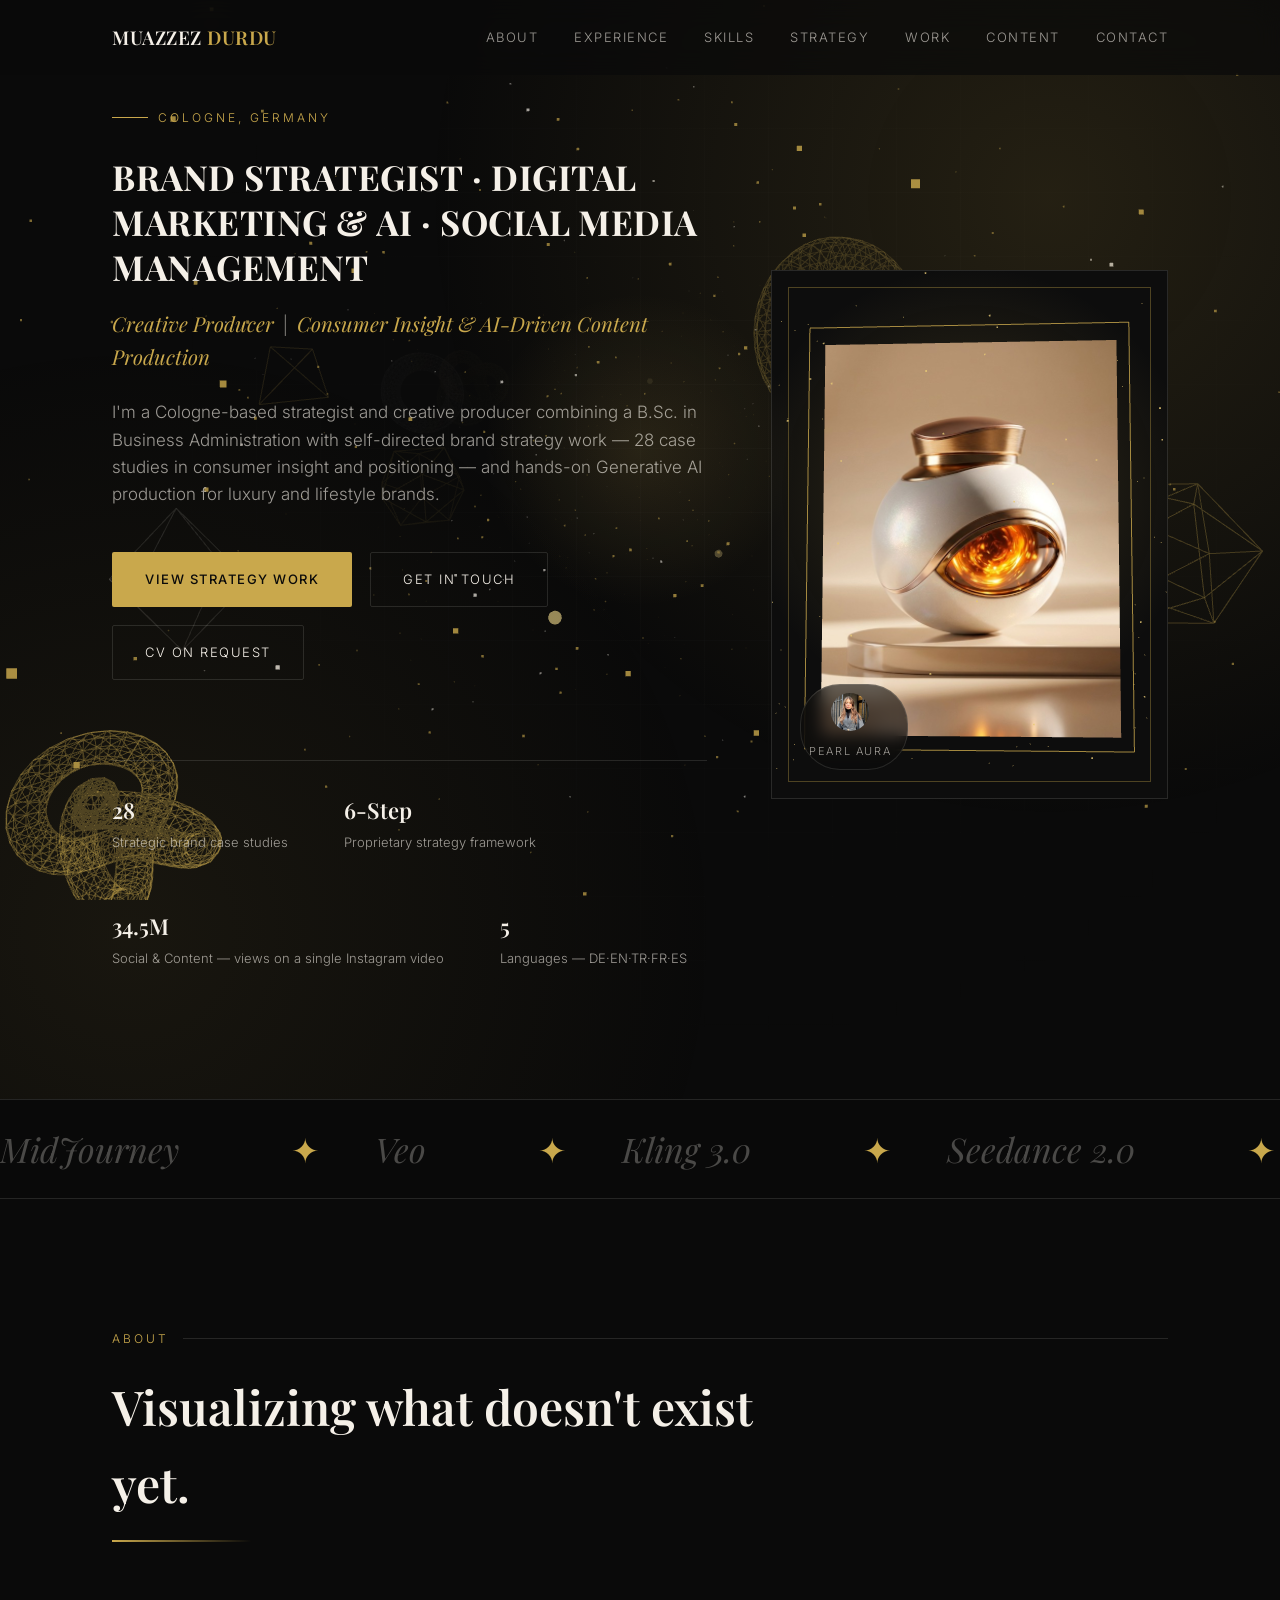
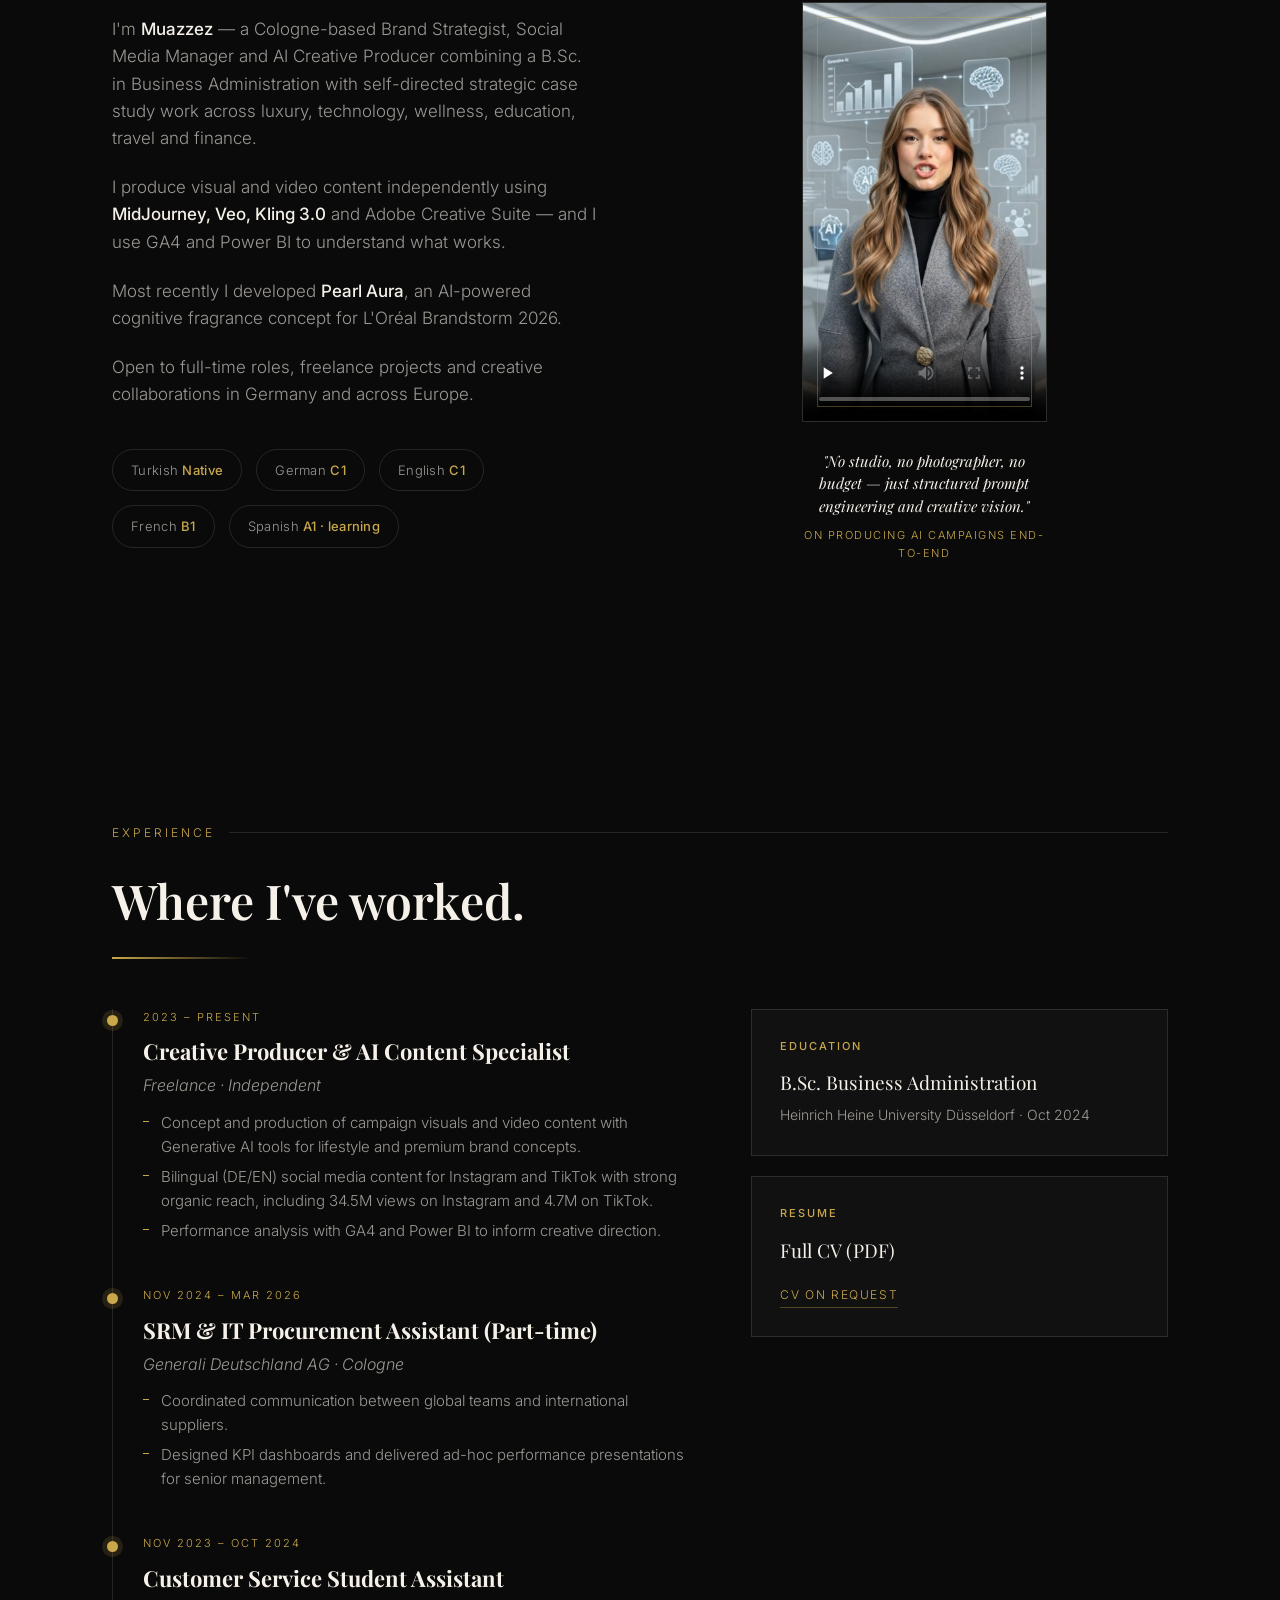
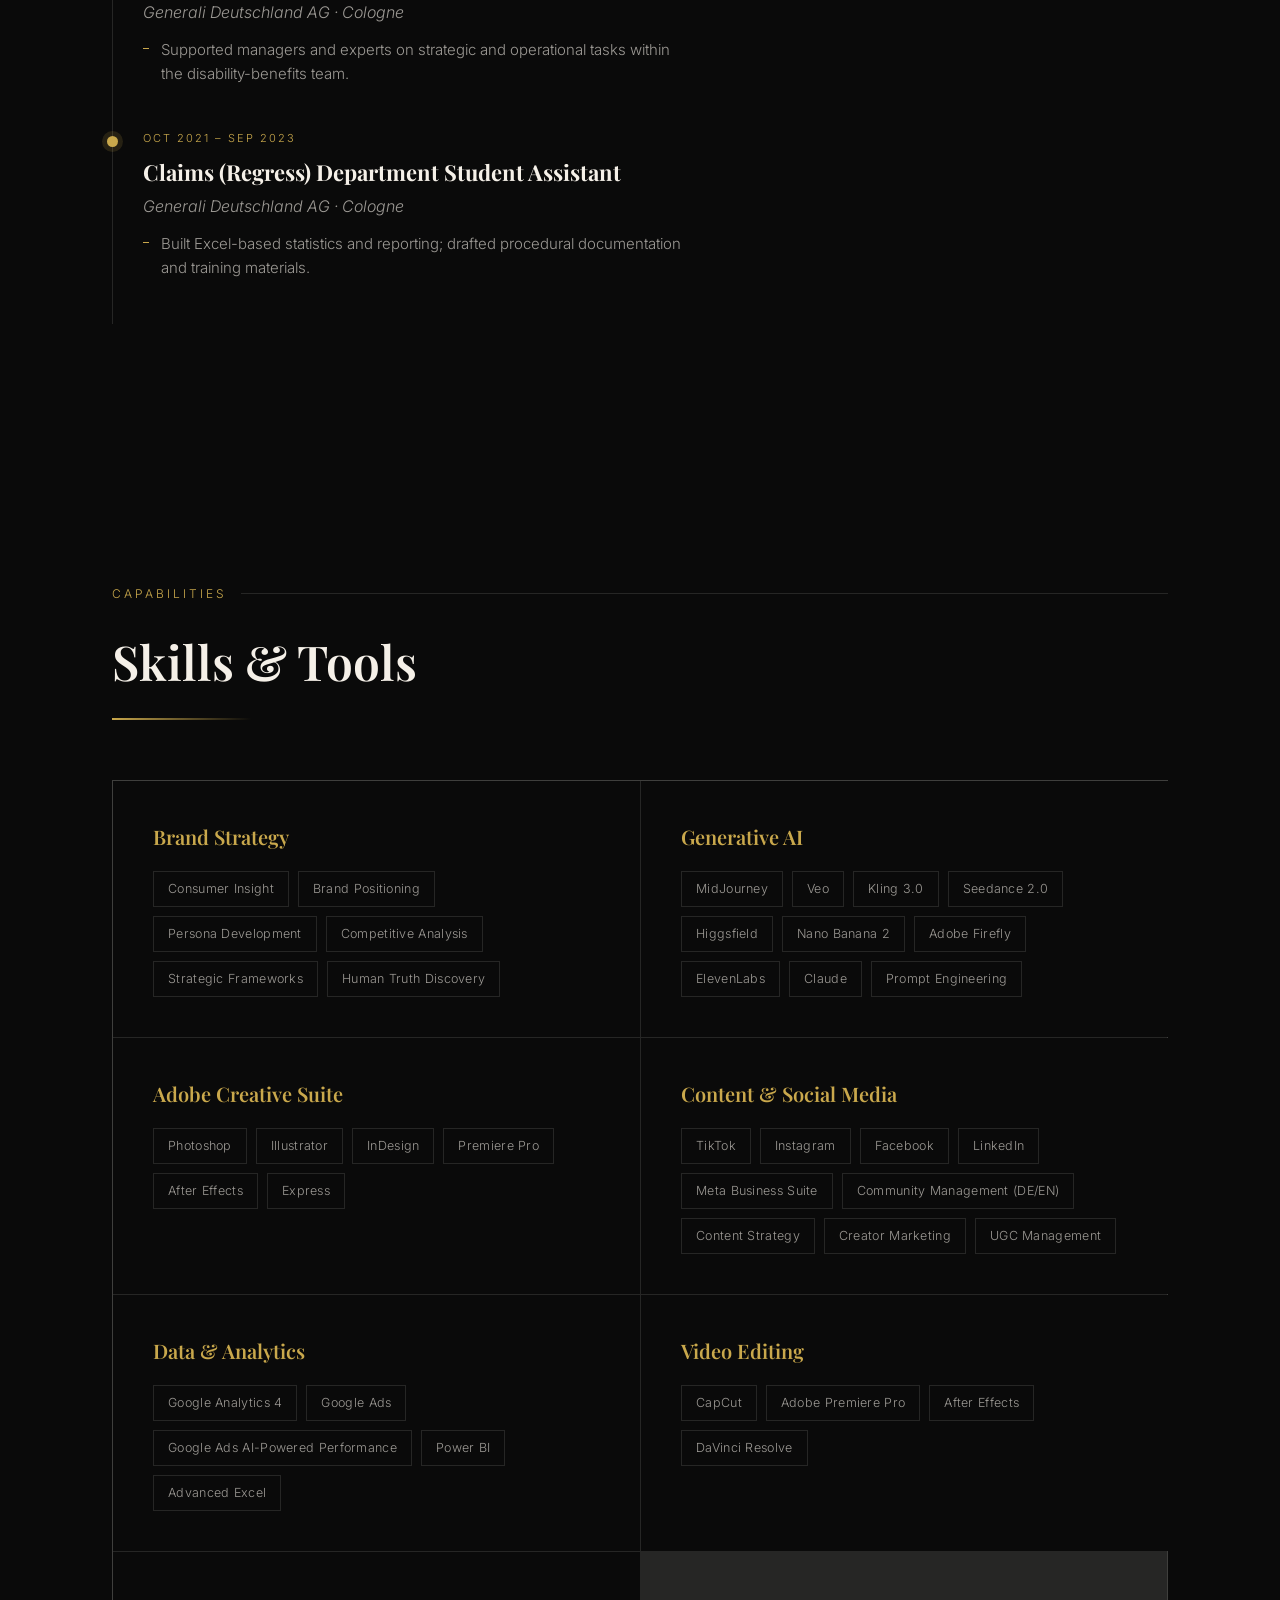
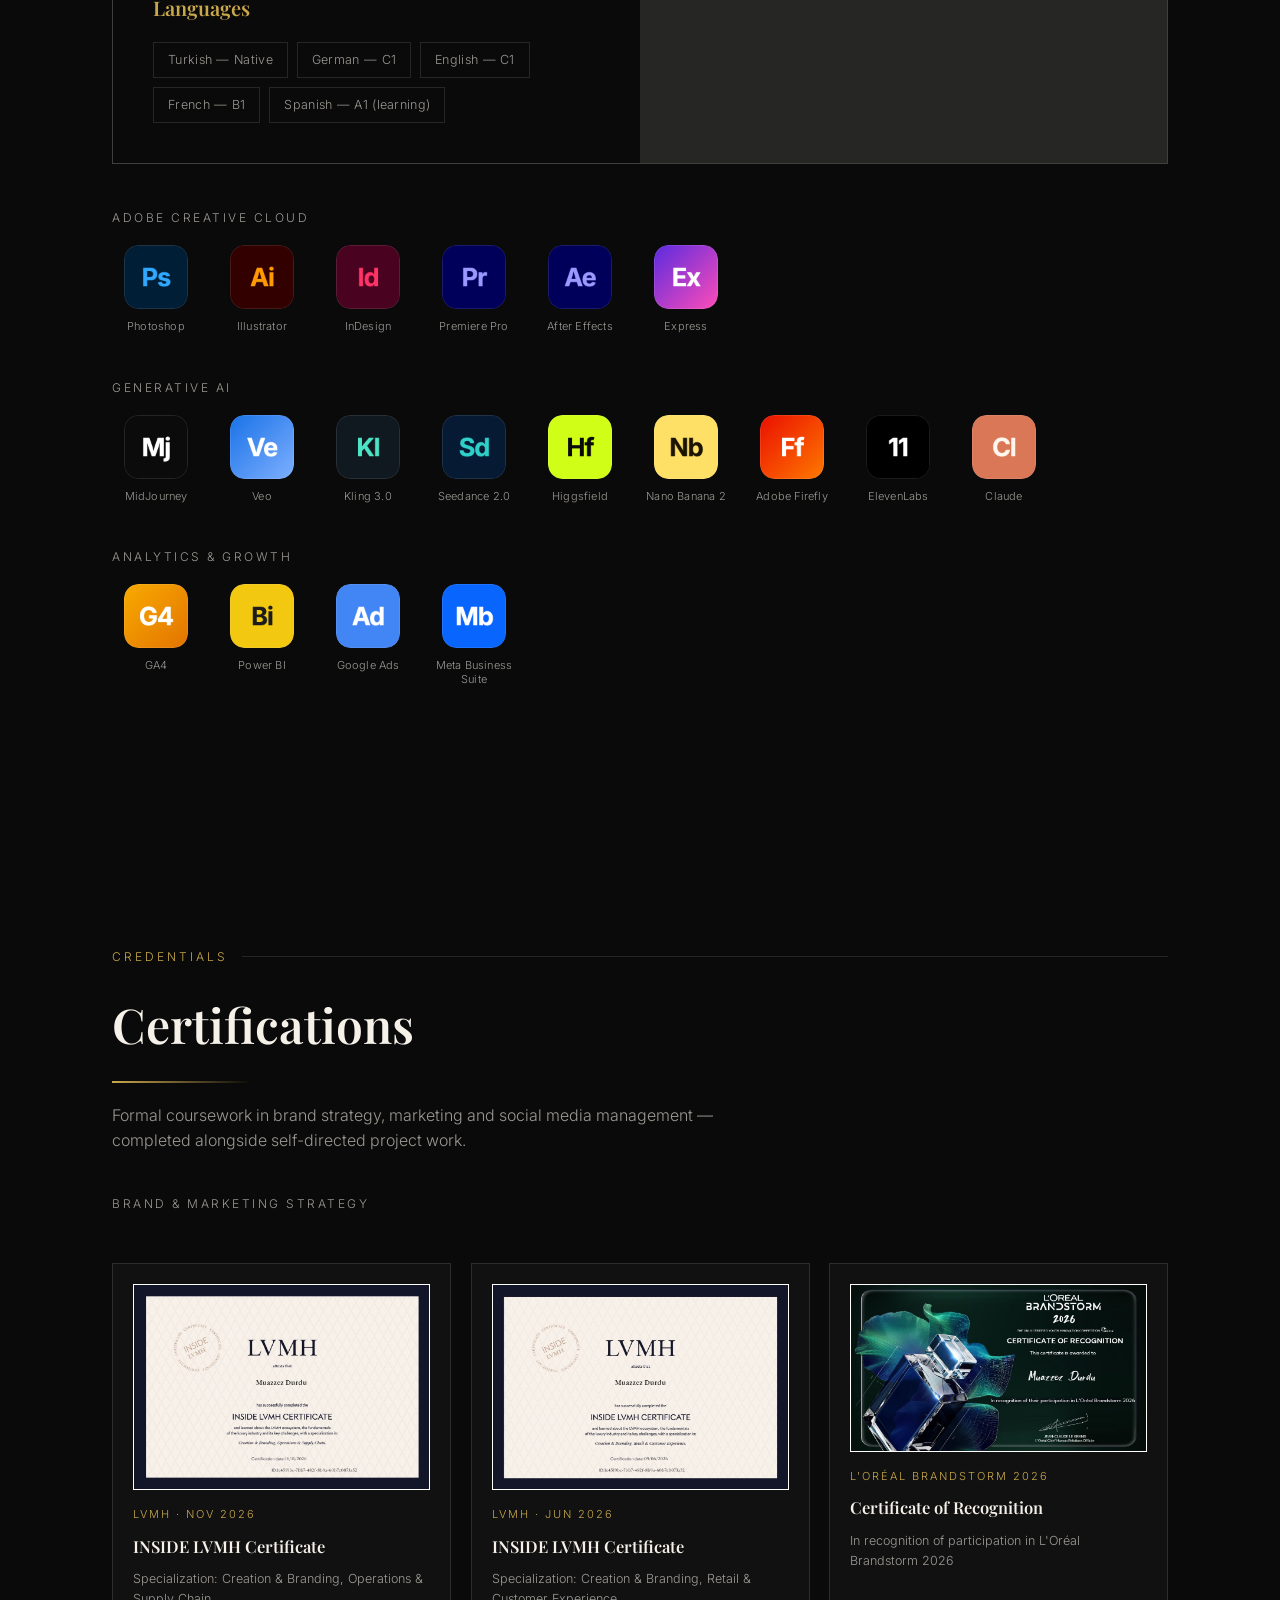
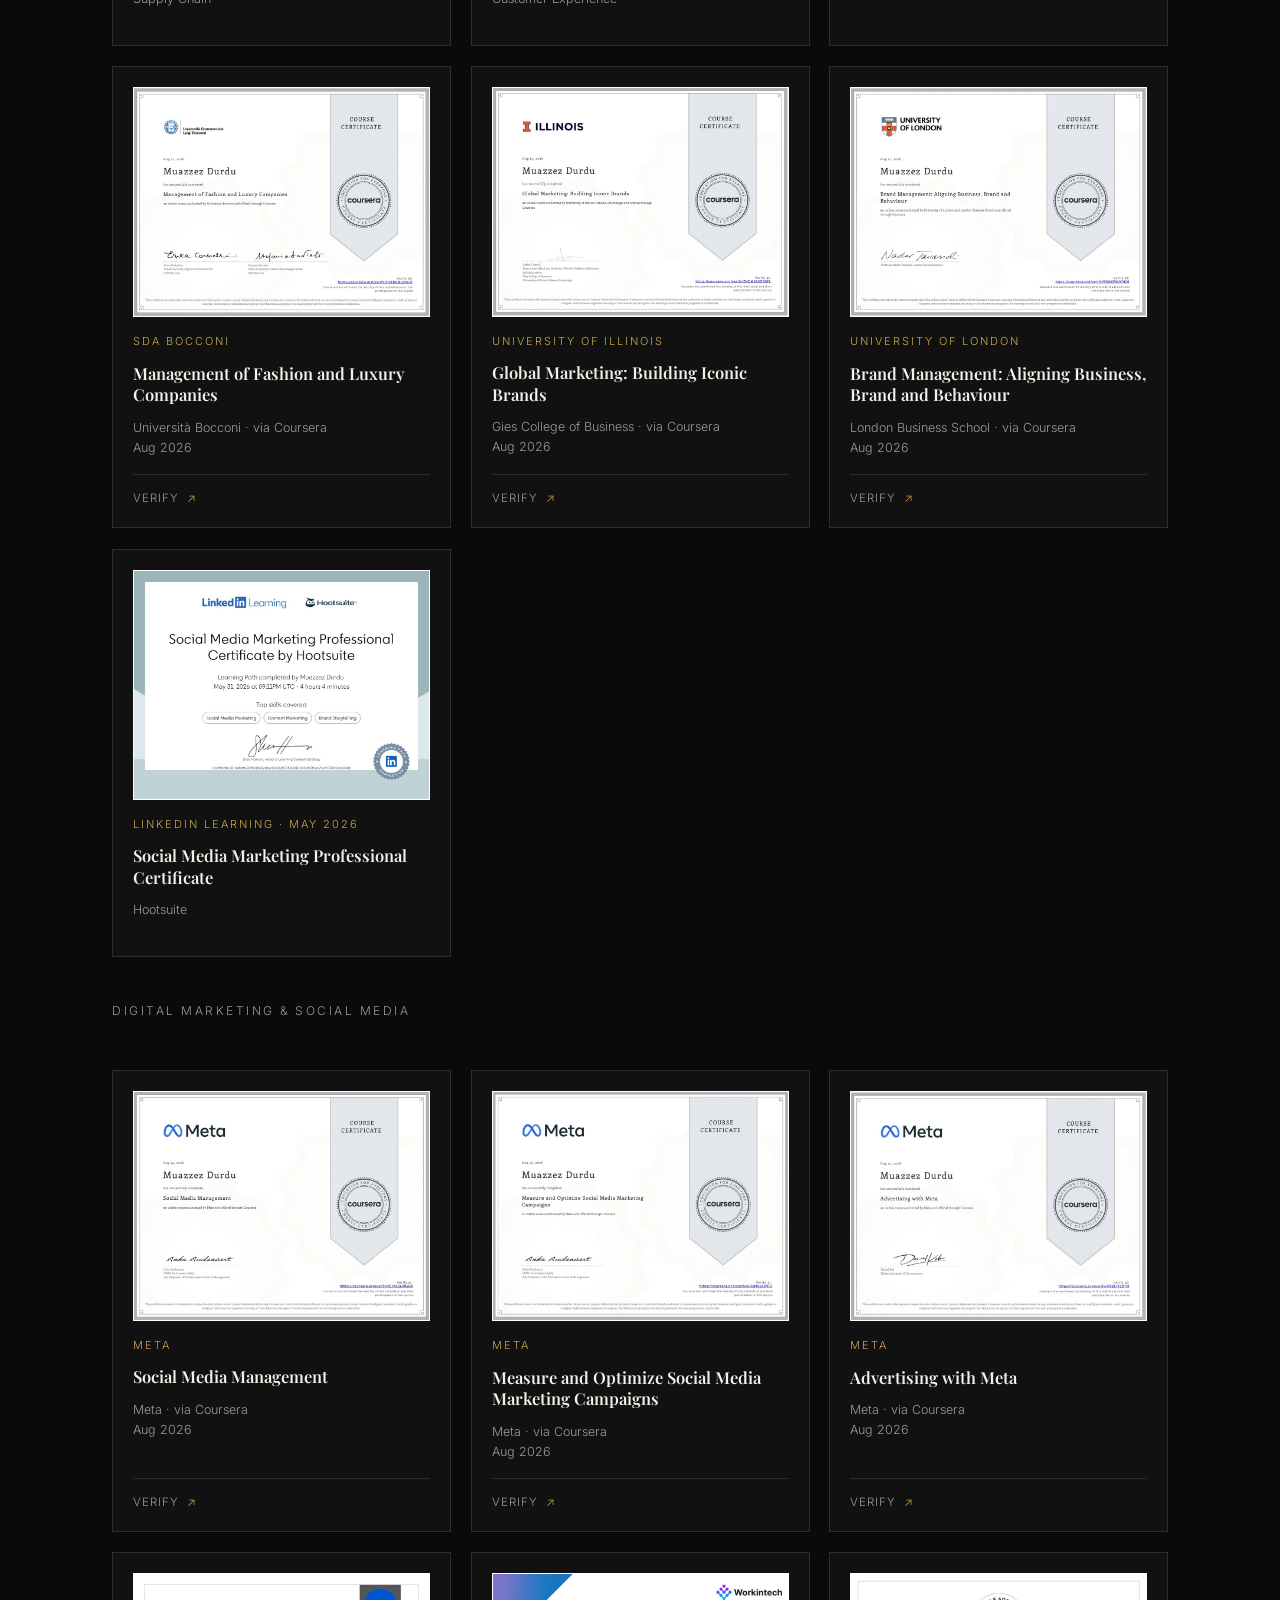
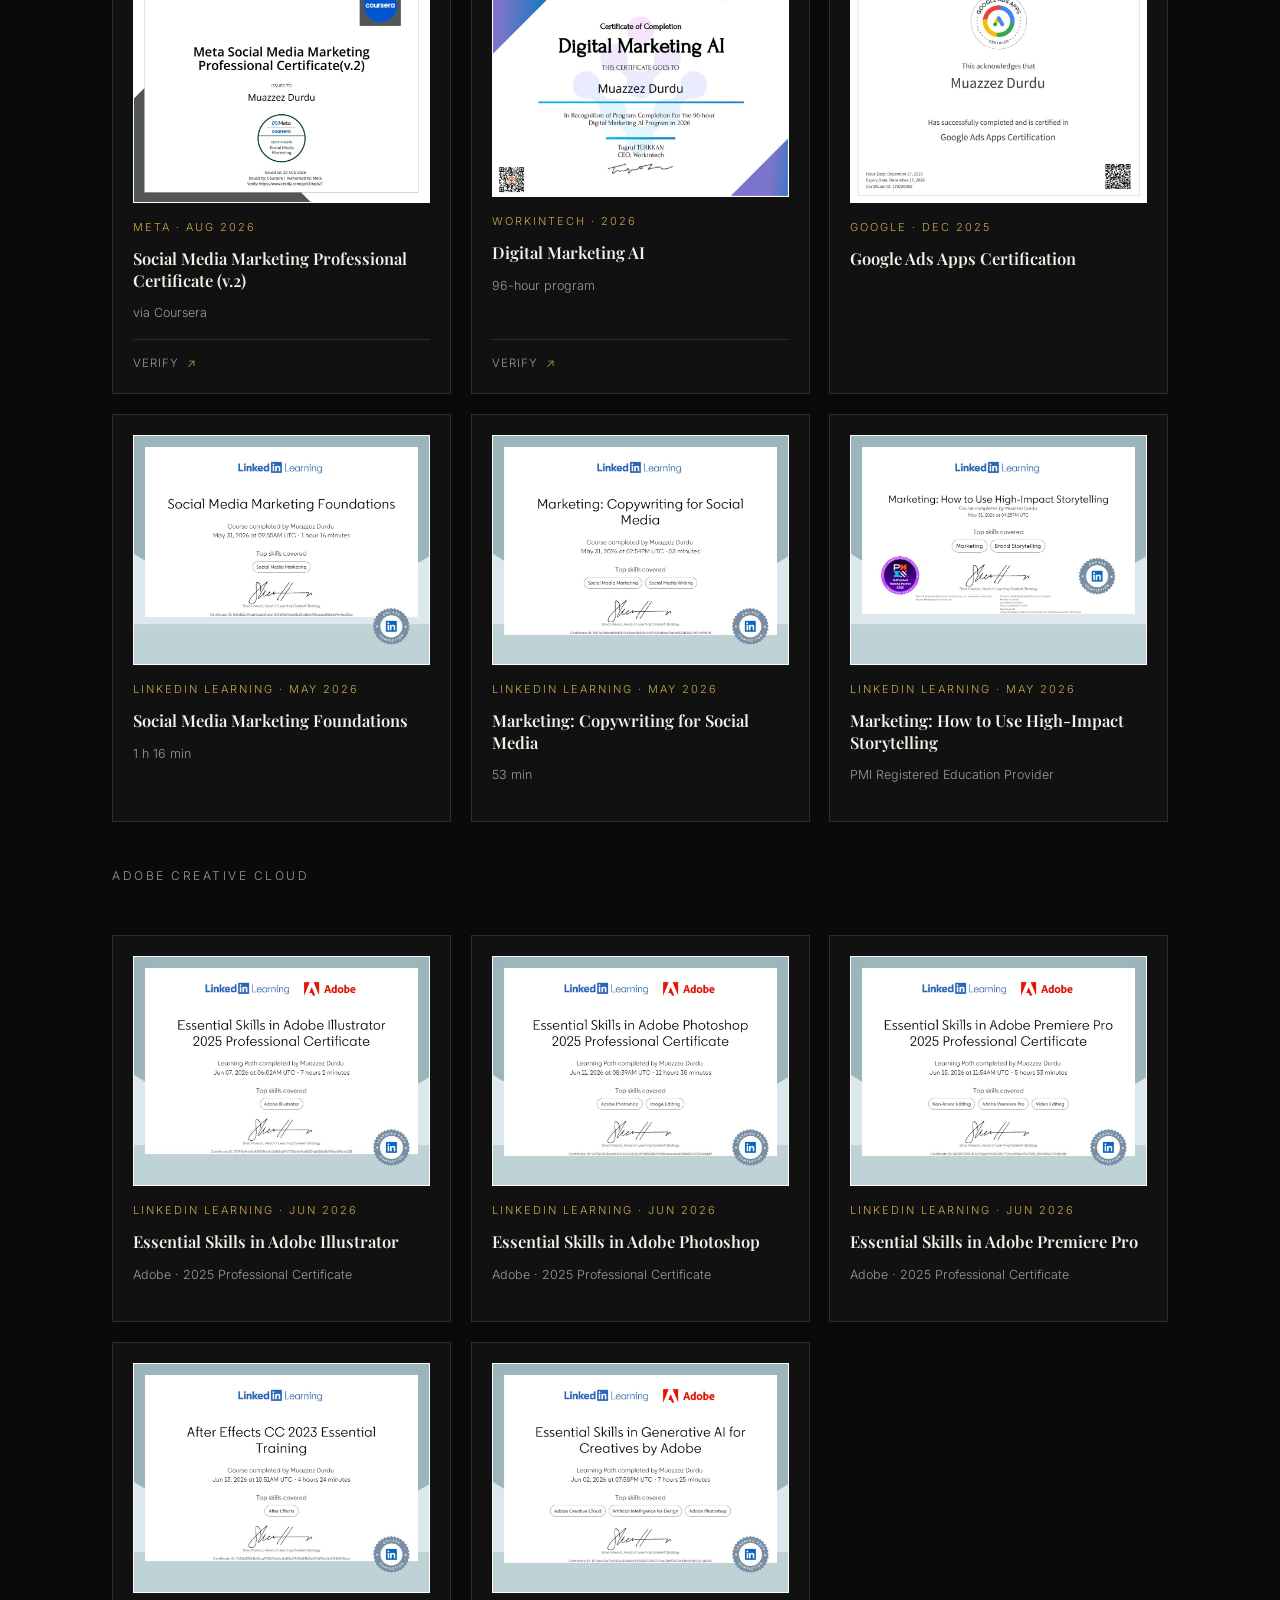
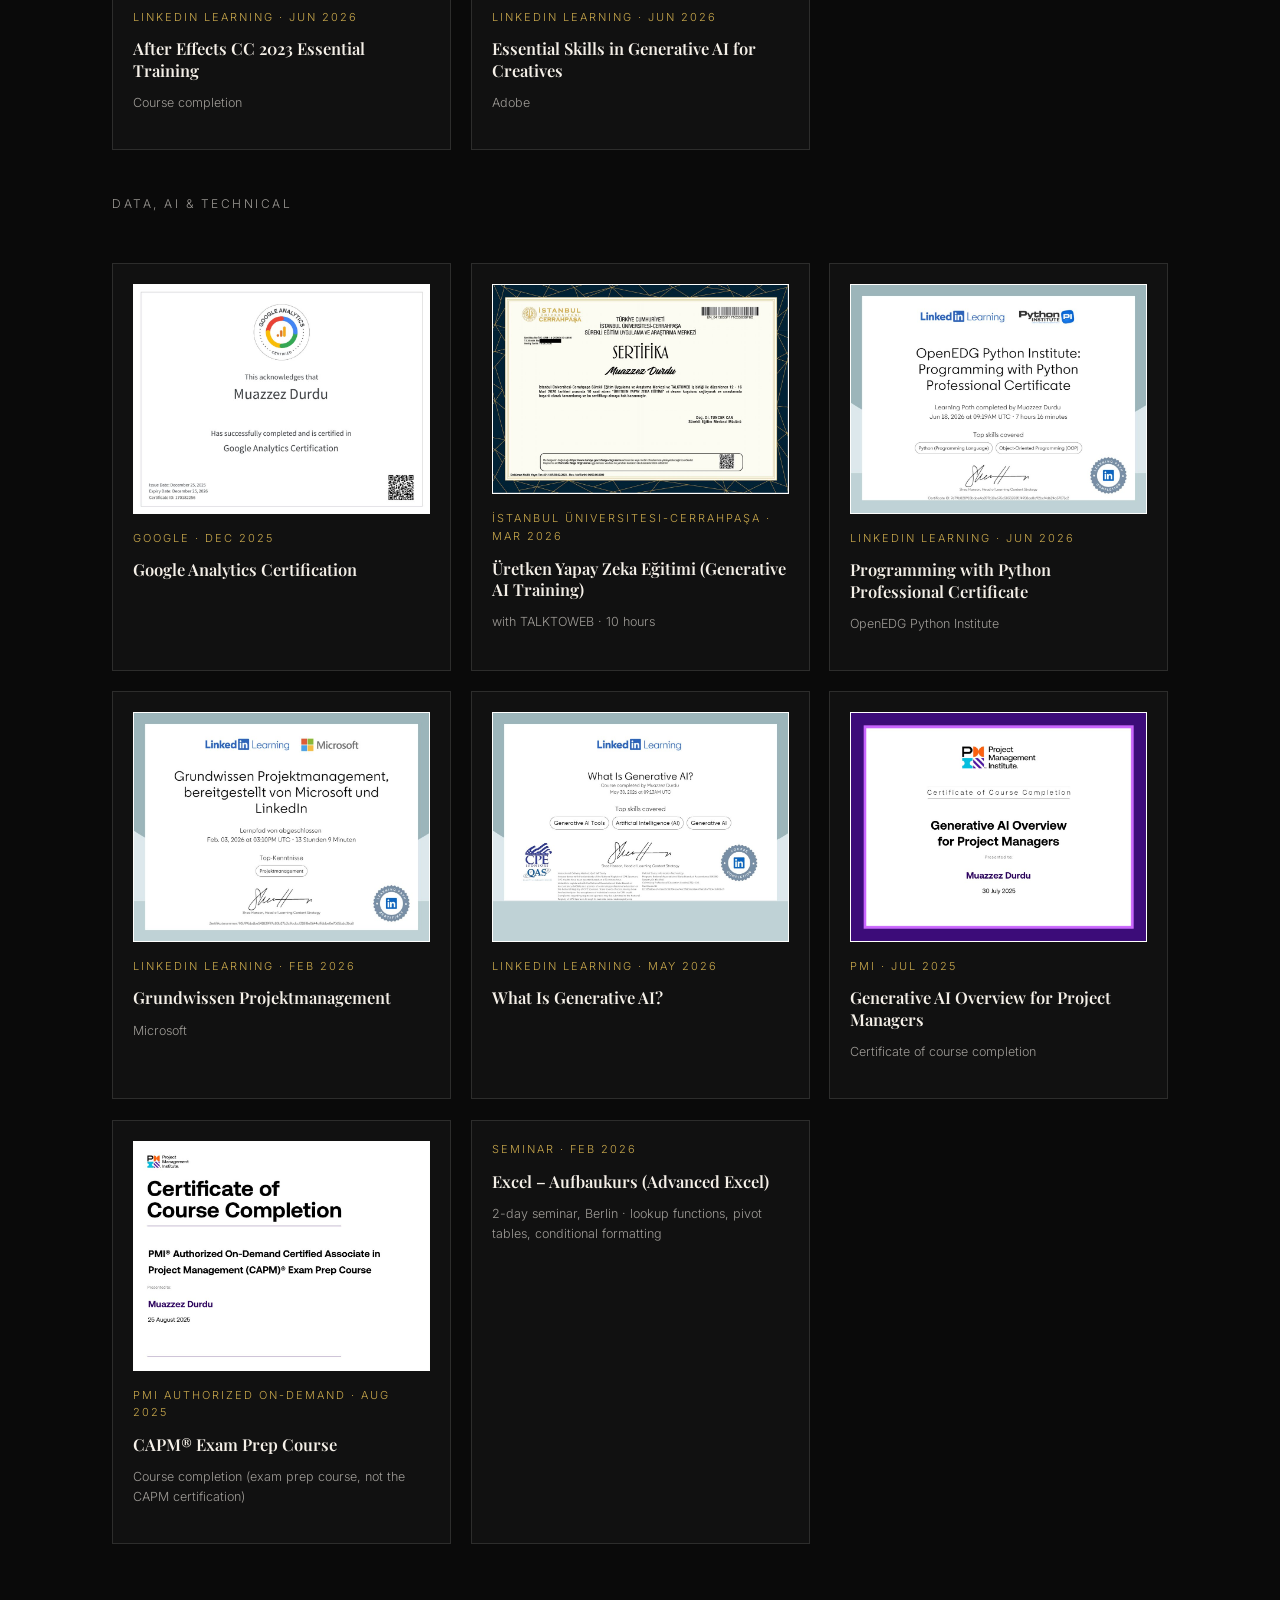
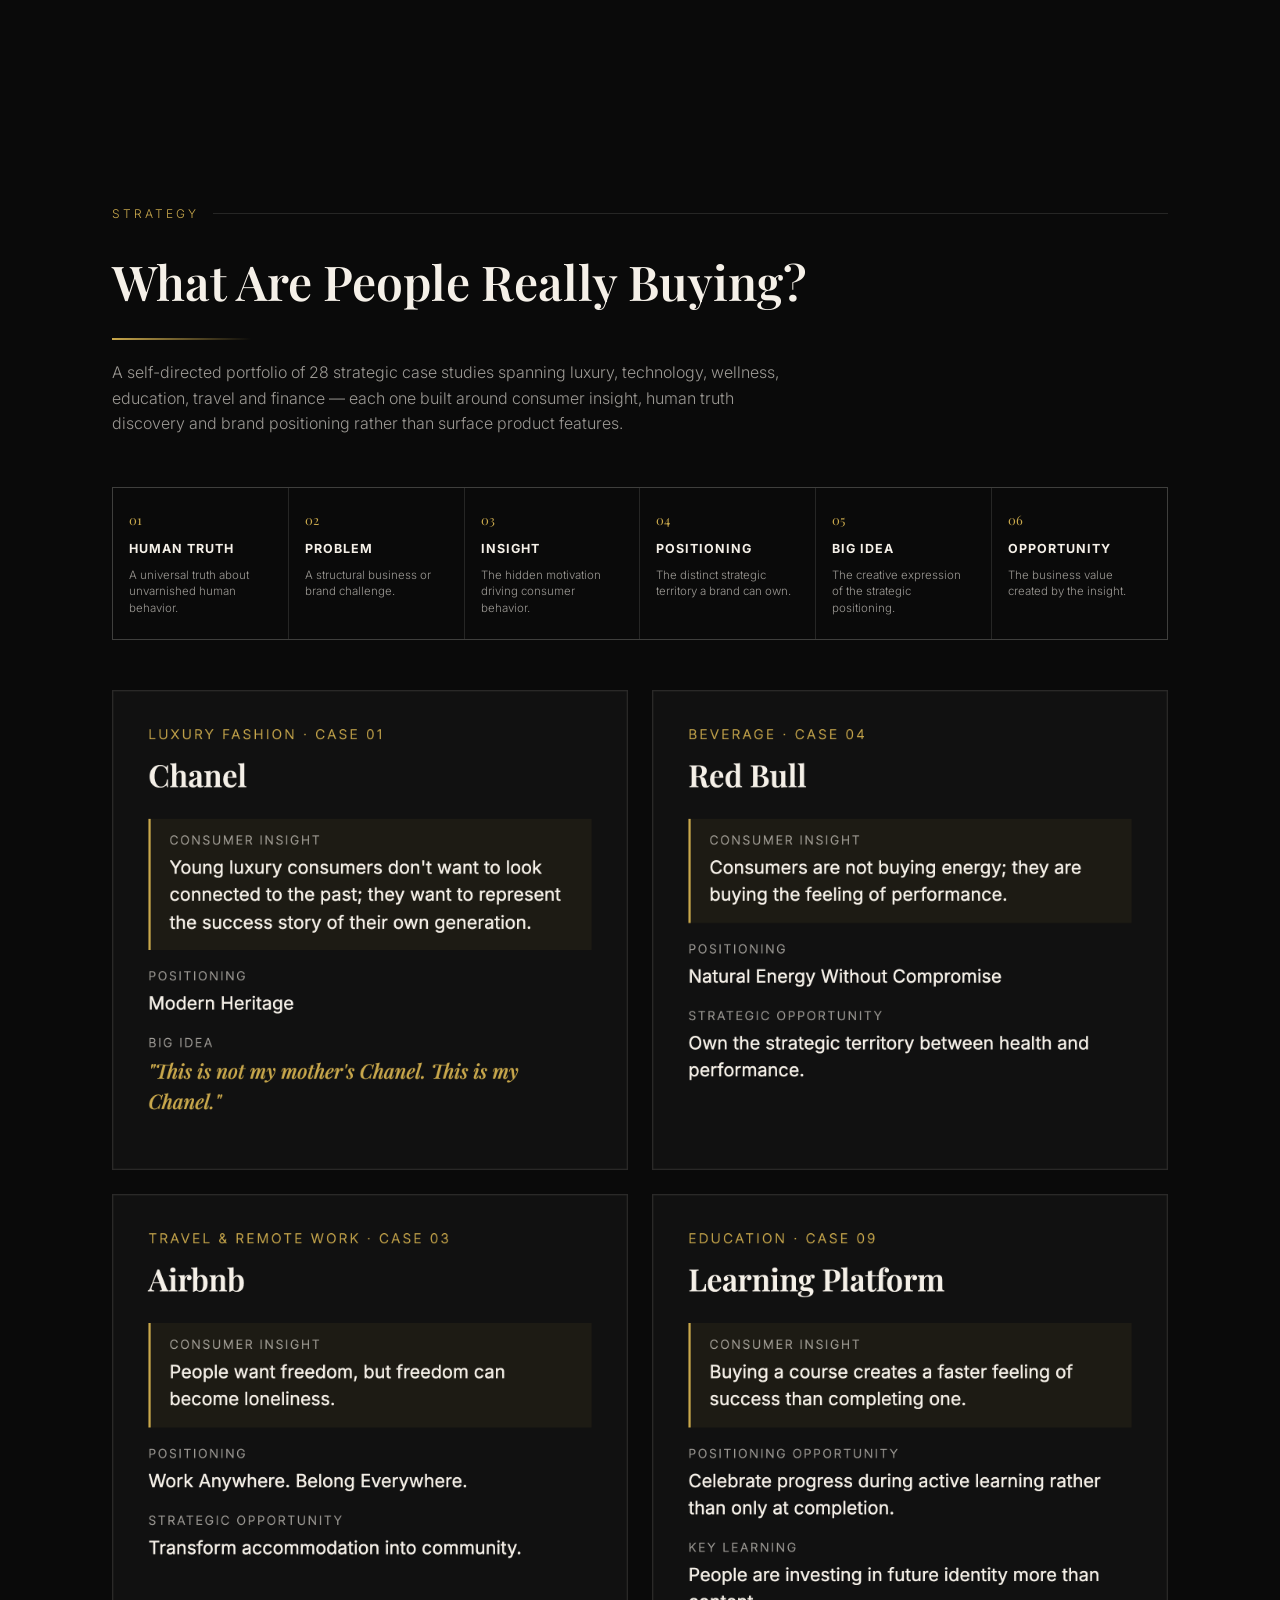
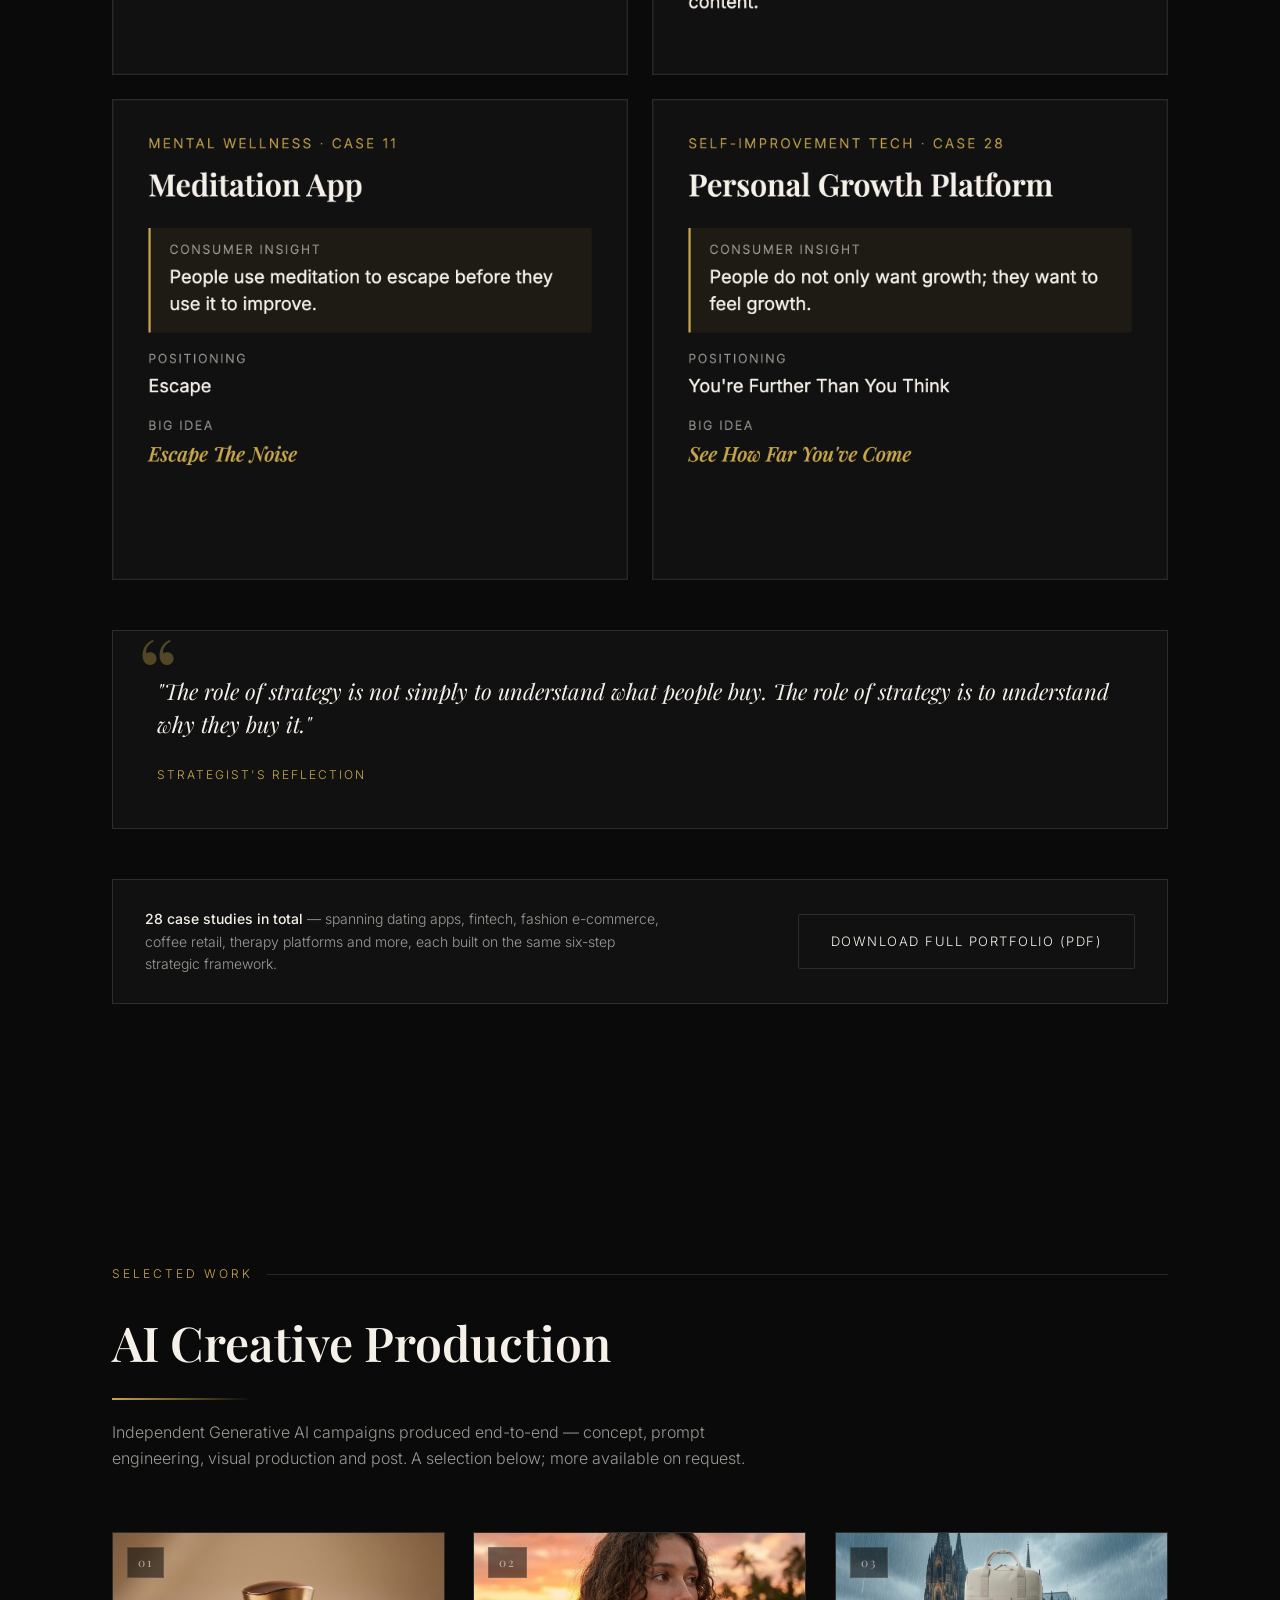
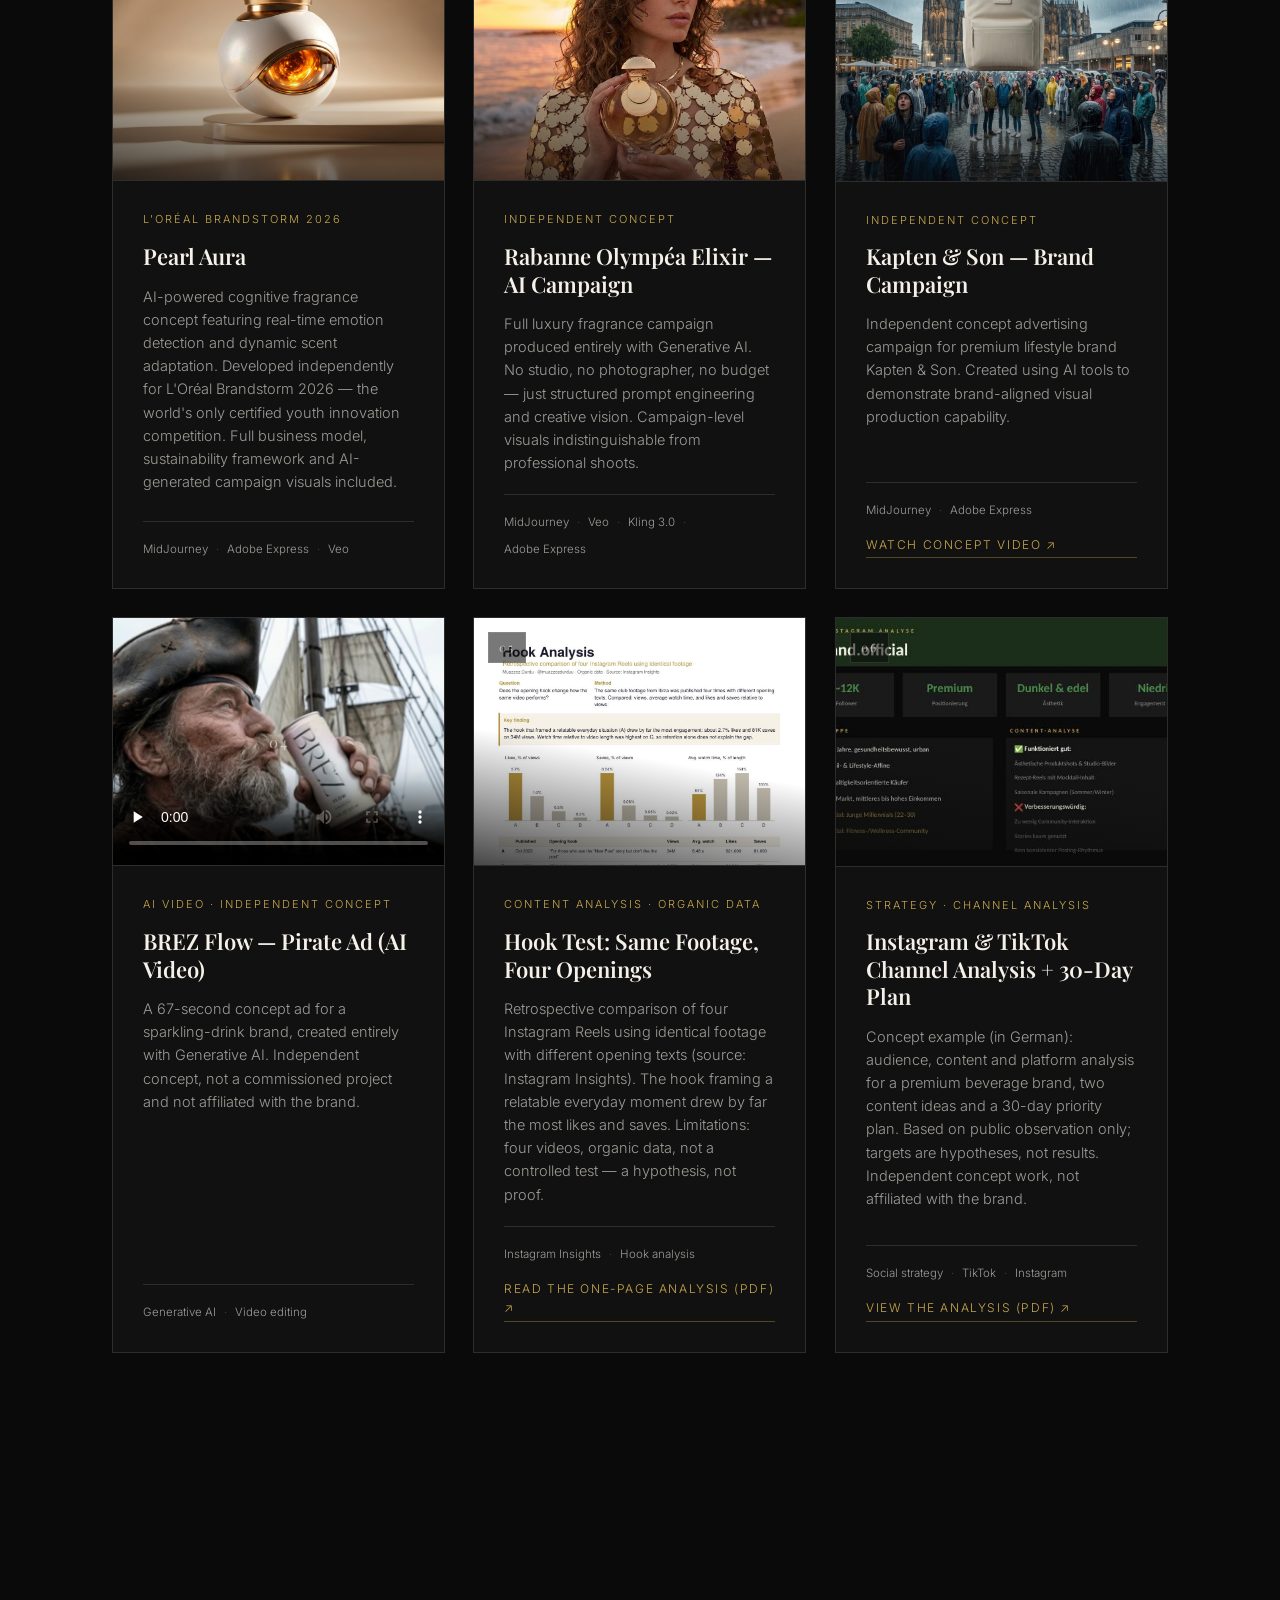
<file: index.html>
<!DOCTYPE html>
<html lang="en">
<head>
<meta charset="UTF-8">
<meta name="viewport" content="width=device-width, initial-scale=1.0">
<title>Muazzez Durdu — Brand Strategist · Digital Marketing & AI · Social Media Management</title>
<meta name="description" content="Muazzez Durdu — Cologne-based Brand Strategist, Digital Marketing & AI and Social Media Management specialist. Creative Producer focused on consumer insight and AI-driven content production.">
<script type="importmap">{"imports":{"three":"./three.module.js"}}</script>
<link rel="preconnect" href="https://fonts.googleapis.com">
<link rel="preconnect" href="https://fonts.gstatic.com" crossorigin>
<link href="https://fonts.googleapis.com/css2?family=Playfair+Display:ital,wght@0,400;0,500;0,600;0,700;1,500&family=Inter:wght@300;400;500;600&display=swap" rel="stylesheet">
<style>
  :root{
    --bg:#0A0A0A;
    --bg-soft:#111111;
    --gold:#C9A84C;
    --gold-soft:rgba(201,168,76,0.35);
    --cream:#F5F0E8;
    --cream-dim:rgba(245,240,232,0.62);
    --line:rgba(245,240,232,0.12);
    --serif:'Playfair Display', Georgia, serif;
    --sans:'Inter', -apple-system, BlinkMacSystemFont, sans-serif;
  }
  *{margin:0;padding:0;box-sizing:border-box;}
  html{scroll-behavior:smooth;}
  body{
    background:var(--bg);
    color:var(--cream);
    font-family:var(--sans);
    font-weight:300;
    line-height:1.6;
    overflow-x:hidden;
    min-height:100vh;
    display:flex;
    flex-direction:column;
  }
  main{flex:1;}
  a{color:inherit;text-decoration:none;}
  img{max-width:100%;display:block;}

  ::selection{background:var(--gold);color:#0A0A0A;}

  .container{
    max-width:1120px;
    margin:0 auto;
    padding:0 32px;
  }

  /* NAV */
  header{
    position:fixed;
    top:0;left:0;right:0;
    z-index:100;
    background:rgba(10,10,10,0.72);
    backdrop-filter:blur(14px);
    -webkit-backdrop-filter:blur(14px);
    border-bottom:1px solid transparent;
    transition:border-color .3s ease, background .3s ease;
  }
  header.scrolled{border-bottom-color:var(--line);}
  nav{
    display:flex;
    align-items:center;
    justify-content:space-between;
    padding:22px 32px;
    max-width:1120px;
    margin:0 auto;
  }
  .logo{
    font-family:var(--serif);
    font-size:19px;
    letter-spacing:0.5px;
    font-weight:600;
  }
  .logo span{color:var(--gold);}
  .nav-links{
    display:flex;
    gap:36px;
    list-style:none;
  }
  .nav-links a{
    font-size:13px;
    letter-spacing:1.5px;
    text-transform:uppercase;
    color:var(--cream-dim);
    transition:color .25s ease;
    position:relative;
  }
  .nav-links a:hover{color:var(--gold);}
  .nav-toggle{display:none;background:none;border:none;color:var(--cream);font-size:24px;cursor:pointer;}

  /* HERO */
  .hero{
    min-height:100vh;
    display:flex;
    align-items:center;
    position:relative;
    padding-top:100px;
    background:
      radial-gradient(circle at 82% 18%, rgba(201,168,76,0.14), transparent 45%),
      radial-gradient(circle at 10% 85%, rgba(201,168,76,0.08), transparent 40%);
  }
  .hero::after{
    content:"";
    position:absolute;
    inset:0;
    background-image:
      linear-gradient(rgba(245,240,232,0.035) 1px, transparent 1px),
      linear-gradient(90deg, rgba(245,240,232,0.035) 1px, transparent 1px);
    background-size:64px 64px;
    mask-image:radial-gradient(circle at 60% 40%, black, transparent 70%);
    pointer-events:none;
  }
  .hero-grid{
    position:relative;
    z-index:1;
    display:grid;
    grid-template-columns:1.35fr 0.9fr;
    gap:64px;
    align-items:center;
  }
  .hero-inner{position:relative;z-index:1;}
  .hero-photo{
    position:relative;
    aspect-ratio:3/4;
    border:1px solid var(--line);
    overflow:hidden;
  }
  .hero-photo::after{
    content:"";
    position:absolute;
    inset:0;
    background:linear-gradient(200deg, rgba(201,168,76,0.16), rgba(10,10,10,0.15) 40%, rgba(10,10,10,0.55));
    pointer-events:none;
  }
  .hero-photo img{
    width:100%;
    height:100%;
    object-fit:cover;
    object-position:center 20%;
  }
  .hero-photo::before{
    content:"";
    position:absolute;
    top:16px;left:16px;right:16px;bottom:16px;
    border:1px solid var(--gold-soft);
    z-index:2;
    pointer-events:none;
  }
  .eyebrow{
    display:inline-flex;
    align-items:center;
    gap:10px;
    font-size:12px;
    letter-spacing:3px;
    text-transform:uppercase;
    color:var(--gold);
    margin-bottom:28px;
  }
  .eyebrow::before{
    content:"";
    width:36px;height:1px;
    background:var(--gold);
  }
  .hero h1{
    font-family:var(--serif);
    font-weight:700;
    font-size:clamp(24px, 2.7vw, 36px);
    line-height:1.3;
    max-width:640px;
    letter-spacing:0.5px;
    text-transform:uppercase;
  }
  .hero h1 em{
    font-style:italic;
    color:var(--gold);
    font-weight:500;
  }
  .hero-subtitle{
    margin-top:18px;
    font-family:var(--serif);
    font-style:italic;
    font-size:clamp(17px, 1.6vw, 21px);
    color:var(--gold);
    max-width:600px;
  }
  .hero-subtitle span{
    color:var(--cream-dim);
    font-style:normal;
    margin:0 4px;
  }
  .hero-sub{
    margin-top:26px;
    max-width:600px;
    font-size:17px;
    color:var(--cream-dim);
    font-weight:300;
  }
  .hero-actions{
    margin-top:44px;
    display:flex;
    gap:18px;
    flex-wrap:wrap;
  }
  .btn{
    display:inline-flex;
    align-items:center;
    gap:10px;
    padding:16px 32px;
    font-size:13px;
    letter-spacing:1.5px;
    text-transform:uppercase;
    border-radius:2px;
    transition:all .3s ease;
    border:1px solid transparent;
  }
  .btn-primary{
    background:var(--gold);
    color:#0A0A0A;
    font-weight:500;
  }
  .btn-primary:hover{background:#e0c06a;transform:translateY(-2px);}
  .btn-ghost{
    border-color:var(--line);
    color:var(--cream);
  }
  .btn-ghost:hover{border-color:var(--gold);color:var(--gold);}

  .stat-row{
    margin-top:80px;
    display:flex;
    gap:56px;
    flex-wrap:wrap;
    padding-top:32px;
    border-top:1px solid var(--line);
    max-width:820px;
  }
  .stat-row div{font-size:13px;color:var(--cream-dim);}
  .stat-row strong{
    display:block;
    font-family:var(--serif);
    font-size:22px;
    color:var(--cream);
    font-weight:600;
    margin-bottom:4px;
  }
  #content .stat-row{margin-top:50px;padding-top:32px;}

  /* SECTION generic */
  section{padding:130px 0;position:relative;}
  .section-label{
    display:flex;
    align-items:center;
    gap:14px;
    margin-bottom:20px;
  }
  .section-label span{
    font-size:12px;
    letter-spacing:3px;
    text-transform:uppercase;
    color:var(--gold);
  }
  .section-label::after{
    content:"";
    flex:1;
    height:1px;
    background:var(--line);
  }
  .section-title{
    font-family:var(--serif);
    font-size:clamp(30px, 4vw, 48px);
    font-weight:600;
    max-width:700px;
    margin-bottom:20px;
  }
  .section-intro{
    font-size:16px;
    color:var(--cream-dim);
    max-width:680px;
    margin-bottom:0;
  }

  /* ABOUT */
  .about-grid{
    display:grid;
    grid-template-columns:1fr 1fr;
    gap:80px;
    align-items:center;
    margin-top:60px;
  }
  .about-text p{
    font-size:17px;
    color:var(--cream-dim);
    margin-bottom:22px;
    font-weight:300;
  }
  .about-text strong{color:var(--cream);font-weight:500;}
  .langs{
    margin-top:40px;
    display:flex;
    flex-wrap:wrap;
    gap:14px;
  }
  .lang-pill{
    padding:10px 18px;
    border:1px solid var(--line);
    border-radius:100px;
    font-size:13px;
    color:var(--cream-dim);
    letter-spacing:0.3px;
  }
  .lang-pill b{color:var(--gold);font-weight:500;}

  .about-side{
    display:flex;
    flex-direction:column;
    gap:28px;
  }
  .video-card{
    position:relative;
    aspect-ratio:9/16;
    max-height:420px;
    margin:0 auto;
    width:100%;
    max-width:245px;
    border:1px solid var(--line);
    overflow:hidden;
    background:var(--bg-soft);
  }
  .video-card::before{
    content:"";
    position:absolute;
    top:14px;left:14px;right:14px;bottom:14px;
    border:1px solid var(--gold-soft);
    z-index:2;
    pointer-events:none;
  }
  .video-card video{
    width:100%;
    height:100%;
    object-fit:cover;
    display:block;
  }
  .video-caption{
    max-width:245px;
    margin:0 auto;
    text-align:center;
  }
  .video-caption p{
    font-family:var(--serif);
    font-style:italic;
    font-size:15px;
    line-height:1.5;
    color:var(--cream);
  }
  .video-caption .quote-tag{
    margin-top:10px;
    font-size:11px;
    letter-spacing:1.5px;
    text-transform:uppercase;
    color:var(--gold);
  }
  .quote-card{
    background:var(--bg-soft);
    border:1px solid var(--line);
    padding:44px;
    position:relative;
  }
  .quote-card::before{
    content:"“";
    font-family:var(--serif);
    font-size:100px;
    color:var(--gold-soft);
    position:absolute;
    top:-10px;left:24px;
    line-height:1;
  }
  .quote-card p{
    font-family:var(--serif);
    font-style:italic;
    font-size:22px;
    line-height:1.5;
    color:var(--cream);
    position:relative;
    z-index:1;
  }
  .quote-card .quote-tag{
    margin-top:24px;
    font-family:var(--sans);
    font-style:normal;
    font-size:12px;
    letter-spacing:2px;
    text-transform:uppercase;
    color:var(--gold);
  }

  /* SKILLS */
  .skills-grid{
    display:grid;
    grid-template-columns:repeat(2, 1fr);
    gap:1px;
    background:var(--line);
    border:1px solid var(--line);
    margin-top:60px;
  }
  .skill-card{
    background:var(--bg);
    padding:40px;
    transition:background .3s ease;
  }
  .skill-card:hover{background:var(--bg-soft);}
  .skill-card h3{
    font-family:var(--serif);
    font-size:20px;
    font-weight:600;
    color:var(--gold);
    margin-bottom:18px;
  }
  .tag-list{
    display:flex;
    flex-wrap:wrap;
    gap:9px;
  }
  .tag{
    font-size:12.5px;
    color:var(--cream-dim);
    border:1px solid var(--line);
    padding:7px 14px;
    letter-spacing:0.3px;
  }

  /* TOOL BADGES */
  .badge-category-label{
    font-size:12px;
    letter-spacing:2.5px;
    text-transform:uppercase;
    color:var(--cream-dim);
    margin:44px 0 18px;
  }
  .badge-category-label:first-of-type{margin-top:50px;}
  .badge-row{
    display:flex;
    flex-wrap:wrap;
    gap:18px;
  }
  .badge{
    display:flex;
    flex-direction:column;
    align-items:center;
    gap:10px;
    width:88px;
  }
  .badge-icon{
    width:64px;height:64px;
    border:1px solid var(--line);
    background:var(--bg-soft);
    display:flex;
    align-items:center;
    justify-content:center;
    font-family:var(--serif);
    font-weight:700;
    font-size:19px;
    color:var(--gold);
    border-radius:14px;
    transition:border-color .25s ease, transform .25s ease;
  }
  .badge:hover .badge-icon{border-color:var(--gold);transform:translateY(-4px);}
  .badge-name{
    font-size:11px;
    color:var(--cream-dim);
    text-align:center;
    letter-spacing:0.2px;
    line-height:1.3;
  }

  /* STRATEGY */
  .framework-grid{
    display:grid;
    grid-template-columns:repeat(6, 1fr);
    gap:1px;
    background:var(--line);
    border:1px solid var(--line);
    margin-top:50px;
  }
  .framework-step{
    background:var(--bg);
    padding:22px 16px;
  }
  .framework-step .fs-num{
    font-family:var(--serif);
    color:var(--gold);
    font-size:13px;
    margin-bottom:8px;
  }
  .framework-step h4{
    font-size:12.5px;
    text-transform:uppercase;
    letter-spacing:1px;
    margin-bottom:8px;
    color:var(--cream);
  }
  .framework-step p{
    font-size:11.5px;
    color:var(--cream-dim);
    line-height:1.45;
  }

  .case-grid{
    display:grid;
    grid-template-columns:1fr 1fr;
    gap:24px;
    margin-top:50px;
  }
  .case-card{
    background:var(--bg-soft);
    border:1px solid var(--line);
    padding:32px;
  }
  .case-card .case-cat{
    font-size:11px;
    letter-spacing:2px;
    text-transform:uppercase;
    color:var(--gold);
    margin-bottom:10px;
  }
  .case-card h3{
    font-family:var(--serif);
    font-size:22px;
    font-weight:600;
    margin-bottom:18px;
  }
  .case-block{margin-bottom:14px;}
  .case-block:last-child{margin-bottom:0;}
  .case-block .cb-label{
    font-size:10.5px;
    letter-spacing:1.5px;
    text-transform:uppercase;
    color:var(--cream-dim);
    margin-bottom:4px;
  }
  .case-block .cb-text{
    font-size:14px;
    color:var(--cream);
    line-height:1.5;
  }
  .case-block.insight{
    border-left:2px solid var(--gold);
    background:rgba(201,168,76,0.06);
    padding:10px 14px;
  }
  .case-block.bigidea .cb-text{
    font-family:var(--serif);
    font-style:italic;
    color:var(--gold);
  }

  .cert-grid{
    display:grid;
    grid-template-columns:repeat(3, 1fr);
    gap:1px;
    background:var(--line);
    border:1px solid var(--line);
    margin-top:50px;
  }
  .cert-card{
    background:var(--bg);
    padding:30px;
    transition:background .3s ease;
    display:flex;
    flex-direction:column;
  }
  .cert-card:hover{background:var(--bg-soft);}
  .cert-issuer{
    font-size:11px;
    letter-spacing:2px;
    text-transform:uppercase;
    color:var(--gold);
    margin-bottom:12px;
  }
  .cert-title{
    font-family:var(--serif);
    font-size:18px;
    font-weight:600;
    line-height:1.3;
    margin-bottom:12px;
  }
  .cert-meta{
    font-size:12.5px;
    color:var(--cream-dim);
    margin-bottom:16px;
    flex:1;
  }
  .cert-link{
    font-size:11.5px;
    letter-spacing:1px;
    text-transform:uppercase;
    color:var(--cream-dim);
    padding-top:14px;
    border-top:1px solid var(--line);
    transition:color .25s ease;
  }
  .cert-link:hover{color:var(--gold);}
  .cert-link .arrow{color:var(--gold);margin-left:4px;}
  .strategy-cta{
    margin-top:50px;
    display:flex;
    align-items:center;
    justify-content:space-between;
    gap:24px;
    flex-wrap:wrap;
    padding:28px 32px;
    border:1px solid var(--line);
    background:var(--bg-soft);
  }
  .strategy-cta p{
    font-size:14px;
    color:var(--cream-dim);
    max-width:520px;
  }
  .strategy-cta p strong{color:var(--cream);font-weight:500;}

  /* PROJECTS */
  .projects-grid{
    display:grid;
    grid-template-columns:repeat(3, 1fr);
    gap:28px;
    margin-top:60px;
  }
  .project-card{
    background:var(--bg-soft);
    border:1px solid var(--line);
    overflow:hidden;
    display:flex;
    flex-direction:column;
    transition:transform .35s ease, border-color .35s ease;
  }
  .project-card:hover{
    transform:translateY(-6px);
    border-color:var(--gold-soft);
  }
  .project-media{
    aspect-ratio:4/3;
    position:relative;
    display:flex;
    align-items:center;
    justify-content:center;
    overflow:hidden;
    border-bottom:1px solid var(--line);
  }
  .project-media::after{
    content:"";
    position:absolute;
    inset:0;
    background:linear-gradient(160deg, rgba(201,168,76,0.16), rgba(10,10,10,0.85));
  }
  .project-media.has-image::after{
    background:linear-gradient(190deg, rgba(10,10,10,0) 55%, rgba(10,10,10,0.75) 100%);
  }
  .project-media img{
    position:absolute;
    inset:0;
    width:100%;
    height:100%;
    object-fit:cover;
    z-index:0;
    transition:transform .6s ease;
  }
  .project-media.contain{background:var(--bg-soft);}
  .project-media.contain img{object-fit:contain;}
  .project-media.contain::after{background:none;}
  .project-card:hover .project-media img{
    transform:scale(1.05);
  }
  .project-num{
    font-family:var(--serif);
    font-size:15px;
    color:var(--cream-dim);
    position:relative;
    z-index:1;
    letter-spacing:2px;
  }
  .project-media.has-image .project-num{
    position:absolute;
    top:14px;
    left:14px;
    background:rgba(10,10,10,0.55);
    border:1px solid var(--line);
    padding:5px 10px;
    font-size:12px;
    z-index:2;
  }
  .project-body{
    padding:30px;
    flex:1;
    display:flex;
    flex-direction:column;
  }
  .project-tag-row{
    font-size:11px;
    letter-spacing:2px;
    text-transform:uppercase;
    color:var(--gold);
    margin-bottom:14px;
  }
  .project-body h3{
    font-family:var(--serif);
    font-size:22px;
    font-weight:600;
    margin-bottom:14px;
    line-height:1.25;
  }
  .project-body p{
    font-size:14.5px;
    color:var(--cream-dim);
    flex:1;
    margin-bottom:20px;
  }
  .project-tools{
    display:flex;
    flex-wrap:wrap;
    gap:8px;
    padding-top:18px;
    border-top:1px solid var(--line);
  }
  .project-tools span{
    font-size:11.5px;
    color:var(--cream-dim);
  }
  .project-tools span:not(:last-child)::after{
    content:"·";
    margin-left:8px;
    color:var(--gold-soft);
  }

  /* CONTACT */
  .contact-wrap{
    margin-top:60px;
    display:grid;
    grid-template-columns:1.1fr 1fr;
    gap:80px;
    align-items:start;
  }
  .contact-big{
    font-family:var(--serif);
    font-size:clamp(28px, 3.4vw, 42px);
    font-weight:500;
    line-height:1.35;
    color:var(--cream-dim);
  }
  .contact-big em{color:var(--gold);font-style:italic;}
  .contact-list{list-style:none;}
  .contact-list li{
    border-top:1px solid var(--line);
    padding:22px 0;
    display:flex;
    justify-content:space-between;
    align-items:center;
  }
  .contact-list li:last-child{border-bottom:1px solid var(--line);}
  .contact-list .label{
    font-size:12px;
    letter-spacing:2px;
    text-transform:uppercase;
    color:var(--cream-dim);
  }
  .contact-list .value{
    font-family:var(--serif);
    font-size:18px;
    color:var(--cream);
    transition:color .25s ease;
  }
  .contact-list a:hover .value{color:var(--gold);}
  .arrow{
    color:var(--gold);
    transition:transform .25s ease;
    display:inline-block;
  }
  .contact-list a:hover .arrow{transform:translateX(4px);}

  footer{
    border-top:1px solid var(--line);
    padding:40px 0;
  }
  .footer-inner{
    display:flex;
    justify-content:space-between;
    align-items:center;
    flex-wrap:wrap;
    gap:16px;
    font-size:12.5px;
    color:var(--cream-dim);
    letter-spacing:0.5px;
  }
  .footer-inner .status{
    display:flex;
    align-items:center;
    gap:8px;
  }
  .dot{
    width:7px;height:7px;
    border-radius:50%;
    background:#5fd97e;
    box-shadow:0 0 0 4px rgba(95,217,126,0.15);
  }

  .reveal{
    opacity:0;
    transform:translateY(24px);
    transition:opacity .8s ease, transform .8s ease;
  }
  .reveal.visible{opacity:1;transform:translateY(0);}

  @media (max-width:900px){
    .about-grid, .contact-wrap{grid-template-columns:1fr;gap:44px;}
    .skills-grid{grid-template-columns:1fr;}
    .projects-grid{grid-template-columns:1fr 1fr;}
    .framework-grid{grid-template-columns:repeat(3, 1fr);}
    .case-grid{grid-template-columns:1fr;}
    .cert-grid{grid-template-columns:1fr 1fr;}
    .hero-grid{grid-template-columns:1fr;gap:40px;}
    .hero-photo{max-width:340px;order:-1;}
  }
  @media (max-width:640px){
    .container{padding:0 22px;}
    nav{padding:18px 22px;}
    .nav-links{
      position:fixed;
      top:64px;left:0;right:0;
      background:rgba(10,10,10,0.98);
      border-bottom:1px solid var(--line);
      flex-direction:column;
      padding:24px 22px;
      gap:22px;
      transform:translateY(-140%);
      transition:transform .3s ease;
    }
    .nav-links.open{transform:translateY(0);}
    .nav-toggle{display:block;}
    .projects-grid{grid-template-columns:1fr;}
    .cert-grid{grid-template-columns:1fr;}
    .stat-row{gap:32px;}
    section{padding:90px 0;}
    .framework-grid{grid-template-columns:repeat(2, 1fr);}
    .strategy-cta{flex-direction:column;align-items:flex-start;}
  }
  /* STATIC IMAGES */
  .badge-img{width:64px;height:64px;border-radius:14px;display:block;transition:transform .25s ease;}
  .badge:hover .badge-img{transform:translateY(-4px);}
  .case-img{margin:0;transition:transform .3s ease;}
  .case-img:hover{transform:translateY(-4px);}
  .case-img img{width:100%;height:auto;display:block;}
  .cert-grid{background:none;border:none;gap:20px;}
  .cert-card{padding:20px;border:1px solid var(--line);background:var(--bg-soft);}
  .cert-thumb{display:block;border:1px solid var(--line);margin-bottom:16px;overflow:hidden;cursor:zoom-in;background:#fff;}
  .cert-thumb img{width:100%;height:auto;display:block;transition:transform .4s ease;}
  .cert-thumb:hover img{transform:scale(1.03);}
  .cert-title{font-size:16.5px;}
  .lightbox{position:fixed;inset:0;background:rgba(5,5,5,.93);display:none;align-items:center;justify-content:center;z-index:200;padding:24px;cursor:zoom-out;}
  .lightbox.open{display:flex;}
  .lightbox img{max-width:min(1100px,100%);max-height:90vh;width:auto;height:auto;border:1px solid var(--gold-soft);box-shadow:0 20px 80px rgba(0,0,0,.6);}
  .lightbox-close{position:absolute;top:14px;right:22px;font-size:34px;line-height:1;color:var(--cream);background:none;border:none;cursor:pointer;}

  /* 3D HERO */
  .hero-3d{position:relative;aspect-ratio:3/4;border:1px solid var(--line);overflow:hidden;
    background:radial-gradient(circle at 50% 42%, rgba(201,168,76,0.22), rgba(10,10,10,0) 62%), #0d0d0d;}
  .hero-3d canvas{position:absolute;inset:0;width:100%;height:100%;display:block;z-index:1;}
  .hero-3d::before{content:"";position:absolute;top:16px;left:16px;right:16px;bottom:16px;border:1px solid var(--gold-soft);z-index:3;pointer-events:none;}
  .hero-3d .fallback{position:absolute;inset:0;width:100%;height:100%;object-fit:cover;object-position:center 20%;z-index:0;}
  .hero-3d.ready .fallback{display:none;}
  .hero-3d .badge{width:max-content;flex-wrap:nowrap;position:absolute;left:28px;bottom:28px;z-index:4;display:flex;align-items:center;gap:12px;
    background:rgba(10,10,10,0.6);backdrop-filter:blur(8px);border:1px solid var(--line);padding:8px 16px 8px 8px;border-radius:40px;}
  .hero-3d .badge img{width:38px;height:38px;border-radius:50%;object-fit:cover;}
  .hero-3d .badge span{white-space:nowrap;font-size:11px;letter-spacing:1.6px;text-transform:uppercase;color:var(--cream-dim);}
  .project-card,.case-card{transition:transform .25s ease, box-shadow .25s ease;will-change:transform;}
  .project-card:hover,.case-card:hover{box-shadow:0 24px 50px rgba(0,0,0,.45);}

  /* EXPERIENCE */
  .xp-grid{display:grid;grid-template-columns:1.4fr 1fr;gap:56px;margin-top:50px;}
  .xp-list{position:relative;padding-left:30px;border-left:1px solid var(--line);}
  .xp-item{position:relative;padding-bottom:38px;}
  .xp-item::before{content:"";position:absolute;left:-36px;top:6px;width:11px;height:11px;border-radius:50%;background:var(--gold);box-shadow:0 0 0 5px rgba(201,168,76,.15);}
  .xp-date{font-size:11px;letter-spacing:2px;text-transform:uppercase;color:var(--gold);margin-bottom:8px;}
  .xp-item h3{font-family:var(--serif);font-size:22px;color:var(--cream);margin-bottom:4px;}
  .xp-org{font-style:italic;color:var(--cream-dim);margin-bottom:12px;}
  .xp-item ul{list-style:none;}
  .xp-item li{position:relative;padding-left:18px;color:var(--cream-dim);font-size:15px;line-height:1.6;margin-bottom:6px;}
  .xp-item li::before{content:"";position:absolute;left:0;top:10px;width:6px;height:1px;background:var(--gold);}
  .xp-side .xp-box{border:1px solid var(--line);background:var(--bg-soft);padding:28px;margin-bottom:20px;}
  .xp-side h4{font-size:11px;letter-spacing:2px;text-transform:uppercase;color:var(--gold);margin-bottom:12px;font-weight:500;}
  .xp-side p{color:var(--cream);font-family:var(--serif);font-size:19px;margin-bottom:4px;}
  .xp-side small{color:var(--cream-dim);font-size:14px;}
  @media (max-width:800px){.xp-grid{grid-template-columns:1fr;gap:30px;}}
  /* extra project bits */
  .project-media video{position:absolute;inset:0;width:100%;height:100%;object-fit:cover;z-index:1;background:#000;}
  .project-media.has-video::after{display:none;}
  .project-media.has-video .project-num{z-index:3;pointer-events:none;}
  .project-link{display:inline-block;margin-top:16px;font-size:12px;letter-spacing:1.6px;text-transform:uppercase;color:var(--gold);border-bottom:1px solid var(--gold-soft);padding-bottom:3px;transition:color .2s,border-color .2s;}
  .project-link:hover{color:#f0d98a;border-color:var(--gold);}
</style>
<link rel="stylesheet" href="wow.css">
</head>
<body>
<div id="pre"><div class="mono">M<span>D</span></div><div class="bar"><i></i></div></div>
<div id="prog"></div>
<canvas id="bg3d" aria-hidden="true"></canvas>
<div id="cur"></div>

<header id="siteHeader">
  <nav>
    <a href="#top" class="logo">MUAZZEZ <span>DURDU</span></a>
    <ul class="nav-links" id="navLinks">
      <li><a href="#about">About</a></li>
      <li><a href="#experience">Experience</a></li>
      <li><a href="#skills">Skills</a></li>
      <li><a href="#strategy">Strategy</a></li>
      <li><a href="#work">Work</a></li>
      <li><a href="portfolio/">Content</a></li>
      <li><a href="#contact">Contact</a></li>
    </ul>
    <button class="nav-toggle" id="navToggle" aria-label="Toggle menu">&#9776;</button>
  </nav>
</header>

<main id="top">

  <!-- HERO -->
  <section class="hero">
    <div class="container hero-grid">
      <div class="hero-inner">
        <div class="eyebrow">Cologne, Germany</div>
        <h1>BRAND STRATEGIST · DIGITAL MARKETING &amp; AI · SOCIAL MEDIA MANAGEMENT</h1>
        <p class="hero-subtitle">Creative Producer <span>|</span> Consumer Insight &amp; AI-Driven Content Production</p>
        <p class="hero-sub">
          I'm a Cologne-based strategist and creative producer combining a B.Sc. in Business
          Administration with self-directed brand strategy work — 28 case studies in consumer
          insight and positioning — and hands-on Generative AI production for luxury and
          lifestyle brands.
        </p>
        <div class="hero-actions">
          <a href="#strategy" class="btn btn-primary">View Strategy Work</a>
          <a href="#contact" class="btn btn-ghost">Get in Touch</a>
          <a href="mailto:durdumuazzez@gmail.com?subject=CV%20request" class="btn btn-ghost">CV on request</a>
        </div>

        <div class="stat-row">
          <div><strong>28</strong>Strategic brand case studies</div>
          <div><strong>6-Step</strong>Proprietary strategy framework</div>
          <div><strong>34.5M</strong>Social &amp; Content — views on a single Instagram video</div>
          <div><strong>5</strong>Languages — DE·EN·TR·FR·ES</div>
        </div>
      </div>

      <div class="hero-3d" id="hero3d">
        <img class="fallback" src="images/profile.jpg" alt="Muazzez Durdu">
        <div class="badge"><img src="images/profile.jpg" alt=""><span>Pearl Aura</span></div>
      </div>
    </div>
  </section>

  <!-- ABOUT -->
  <section id="about">
    <div class="container">
      <div class="section-label"><span>About</span></div>
      <h2 class="section-title reveal">Visualizing what doesn't exist yet.</h2>

      <div class="about-grid">
        <div class="about-text reveal">
          <p>I'm <strong>Muazzez</strong> — a Cologne-based Brand Strategist, Social Media
          Manager and AI Creative Producer combining a B.Sc. in Business Administration with
          self-directed strategic case study work across luxury, technology, wellness,
          education, travel and finance.</p>

          <p>I produce visual and video content independently using
          <strong>MidJourney, Veo, Kling 3.0</strong> and Adobe Creative Suite — and I use
          GA4 and Power BI to understand what works.</p>

          <p>Most recently I developed <strong>Pearl Aura</strong>, an AI-powered cognitive
          fragrance concept for L'Oréal Brandstorm 2026.</p>

          <p>Open to full-time roles, freelance projects and creative collaborations in Germany and across Europe.</p>

          <div class="langs">
            <div class="lang-pill">Turkish <b>Native</b></div>
            <div class="lang-pill">German <b>C1</b></div>
            <div class="lang-pill">English <b>C1</b></div>
            <div class="lang-pill">French <b>B1</b></div>
            <div class="lang-pill">Spanish <b>A1 · learning</b></div>
          </div>
        </div>

        <div class="about-side reveal">
          <div class="video-card">
            <video controls playsinline preload="none" poster="images/genai-poster.jpg">
              <source src="images/genai-talk.mov" type="video/mp4">
            </video>
          </div>
          <div class="video-caption">
            <p>"No studio, no photographer, no budget — just structured prompt engineering
            and creative vision."</p>
            <div class="quote-tag">On producing AI campaigns end-to-end</div>
          </div>
        </div>
      </div>
    </div>
  </section>

    <!-- EXPERIENCE -->
  <section id="experience">
    <div class="container">
      <div class="section-label"><span>Experience</span></div>
      <h2 class="section-title reveal">Where I've worked.</h2>
      <div class="xp-grid">
        <div class="xp-list reveal">
          <div class="xp-item">
            <div class="xp-date">2023 – Present</div>
            <h3>Creative Producer &amp; AI Content Specialist</h3>
            <div class="xp-org">Freelance · Independent</div>
            <ul>
              <li>Concept and production of campaign visuals and video content with Generative AI tools for lifestyle and premium brand concepts.</li>
              <li>Bilingual (DE/EN) social media content for Instagram and TikTok with strong organic reach, including 34.5M views on Instagram and 4.7M on TikTok.</li>
              <li>Performance analysis with GA4 and Power BI to inform creative direction.</li>
            </ul>
          </div>
          <div class="xp-item">
            <div class="xp-date">Nov 2024 – Mar 2026</div>
            <h3>SRM &amp; IT Procurement Assistant (Part-time)</h3>
            <div class="xp-org">Generali Deutschland AG · Cologne</div>
            <ul>
              <li>Coordinated communication between global teams and international suppliers.</li>
              <li>Designed KPI dashboards and delivered ad-hoc performance presentations for senior management.</li>
            </ul>
          </div>
          <div class="xp-item">
            <div class="xp-date">Nov 2023 – Oct 2024</div>
            <h3>Customer Service Student Assistant</h3>
            <div class="xp-org">Generali Deutschland AG · Cologne</div>
            <ul><li>Supported managers and experts on strategic and operational tasks within the disability-benefits team.</li></ul>
          </div>
          <div class="xp-item">
            <div class="xp-date">Oct 2021 – Sep 2023</div>
            <h3>Claims (Regress) Department Student Assistant</h3>
            <div class="xp-org">Generali Deutschland AG · Cologne</div>
            <ul><li>Built Excel-based statistics and reporting; drafted procedural documentation and training materials.</li></ul>
          </div>
        </div>
        <div class="xp-side reveal">
          <div class="xp-box">
            <h4>Education</h4>
            <p>B.Sc. Business Administration</p>
            <small>Heinrich Heine University Düsseldorf · Oct 2024</small>
          </div>
          <div class="xp-box">
            <h4>Resume</h4>
            <p>Full CV (PDF)</p>
            <a class="project-link" href="mailto:durdumuazzez@gmail.com?subject=CV%20request">CV on request</a>
          </div>
        </div>
      </div>
    </div>
  </section>

  <!-- SKILLS -->
  <section id="skills">
    <div class="container">
      <div class="section-label"><span>Capabilities</span></div>
      <h2 class="section-title reveal">Skills &amp; Tools</h2>

      <div class="skills-grid reveal">
        <div class="skill-card">
          <h3>Brand Strategy</h3>
          <div class="tag-list">
            <span class="tag">Consumer Insight</span>
            <span class="tag">Brand Positioning</span>
            <span class="tag">Persona Development</span>
            <span class="tag">Competitive Analysis</span>
            <span class="tag">Strategic Frameworks</span>
            <span class="tag">Human Truth Discovery</span>
          </div>
        </div>
        <div class="skill-card">
          <h3>Generative AI</h3>
          <div class="tag-list">
            <span class="tag">MidJourney</span>
            <span class="tag">Veo</span>
            <span class="tag">Kling 3.0</span>
            <span class="tag">Seedance 2.0</span>
            <span class="tag">Higgsfield</span>
            <span class="tag">Nano Banana 2</span>
            <span class="tag">Adobe Firefly</span>
            <span class="tag">ElevenLabs</span>
            <span class="tag">Claude</span>
            <span class="tag">Prompt Engineering</span>
          </div>
        </div>
        <div class="skill-card">
          <h3>Adobe Creative Suite</h3>
          <div class="tag-list">
            <span class="tag">Photoshop</span>
            <span class="tag">Illustrator</span>
            <span class="tag">InDesign</span>
            <span class="tag">Premiere Pro</span>
            <span class="tag">After Effects</span>
            <span class="tag">Express</span>
          </div>
        </div>
        <div class="skill-card">
          <h3>Content &amp; Social Media</h3>
          <div class="tag-list">
            <span class="tag">TikTok</span>
            <span class="tag">Instagram</span>
            <span class="tag">Facebook</span>
            <span class="tag">LinkedIn</span>
            <span class="tag">Meta Business Suite</span>
            <span class="tag">Community Management (DE/EN)</span>
            <span class="tag">Content Strategy</span>
            <span class="tag">Creator Marketing</span>
            <span class="tag">UGC Management</span>
          </div>
        </div>
        <div class="skill-card">
          <h3>Data &amp; Analytics</h3>
          <div class="tag-list">
            <span class="tag">Google Analytics 4</span>
            <span class="tag">Google Ads</span>
            <span class="tag">Google Ads AI-Powered Performance</span>
            <span class="tag">Power BI</span>
            <span class="tag">Advanced Excel</span>
          </div>
        </div>
        <div class="skill-card">
          <h3>Video Editing</h3>
          <div class="tag-list">
            <span class="tag">CapCut</span>
            <span class="tag">Adobe Premiere Pro</span>
            <span class="tag">After Effects</span>
            <span class="tag">DaVinci Resolve</span>
          </div>
        </div>
        <div class="skill-card">
          <h3>Languages</h3>
          <div class="tag-list">
            <span class="tag">Turkish — Native</span>
            <span class="tag">German — C1</span>
            <span class="tag">English — C1</span>
            <span class="tag">French — B1</span>
            <span class="tag">Spanish — A1 (learning)</span>
          </div>
        </div>
      </div>

      <div class="badge-category-label reveal">Adobe Creative Cloud</div>
      <div class="badge-row reveal">
        <div class="badge"><img class="badge-img" src="images/tools/ps.png" alt="Photoshop" width="64" height="64" loading="lazy"><div class="badge-name">Photoshop</div></div>
        <div class="badge"><img class="badge-img" src="images/tools/ai.png" alt="Illustrator" width="64" height="64" loading="lazy"><div class="badge-name">Illustrator</div></div>
        <div class="badge"><img class="badge-img" src="images/tools/id.png" alt="InDesign" width="64" height="64" loading="lazy"><div class="badge-name">InDesign</div></div>
        <div class="badge"><img class="badge-img" src="images/tools/pr.png" alt="Premiere Pro" width="64" height="64" loading="lazy"><div class="badge-name">Premiere Pro</div></div>
        <div class="badge"><img class="badge-img" src="images/tools/ae.png" alt="After Effects" width="64" height="64" loading="lazy"><div class="badge-name">After Effects</div></div>
        <div class="badge"><img class="badge-img" src="images/tools/ex.png" alt="Express" width="64" height="64" loading="lazy"><div class="badge-name">Express</div></div>
      </div>

      <div class="badge-category-label reveal">Generative AI</div>
      <div class="badge-row reveal">
        <div class="badge"><img class="badge-img" src="images/tools/mj.png" alt="MidJourney" width="64" height="64" loading="lazy"><div class="badge-name">MidJourney</div></div>
        <div class="badge"><img class="badge-img" src="images/tools/ve.png" alt="Veo" width="64" height="64" loading="lazy"><div class="badge-name">Veo</div></div>
        <div class="badge"><img class="badge-img" src="images/tools/kl.png" alt="Kling 3.0" width="64" height="64" loading="lazy"><div class="badge-name">Kling 3.0</div></div>
        <div class="badge"><img class="badge-img" src="images/tools/sd.png" alt="Seedance 2.0" width="64" height="64" loading="lazy"><div class="badge-name">Seedance 2.0</div></div>
        <div class="badge"><img class="badge-img" src="images/tools/hf.png" alt="Higgsfield" width="64" height="64" loading="lazy"><div class="badge-name">Higgsfield</div></div>
        <div class="badge"><img class="badge-img" src="images/tools/nb.png" alt="Nano Banana 2" width="64" height="64" loading="lazy"><div class="badge-name">Nano Banana 2</div></div>
        <div class="badge"><img class="badge-img" src="images/tools/ff.png" alt="Adobe Firefly" width="64" height="64" loading="lazy"><div class="badge-name">Adobe Firefly</div></div>
        <div class="badge"><img class="badge-img" src="images/tools/el.png" alt="ElevenLabs" width="64" height="64" loading="lazy"><div class="badge-name">ElevenLabs</div></div>
        <div class="badge"><img class="badge-img" src="images/tools/cl.png" alt="Claude" width="64" height="64" loading="lazy"><div class="badge-name">Claude</div></div>
      </div>

      <div class="badge-category-label reveal">Analytics &amp; Growth</div>
      <div class="badge-row reveal">
        <div class="badge"><img class="badge-img" src="images/tools/g4.png" alt="GA4" width="64" height="64" loading="lazy"><div class="badge-name">GA4</div></div>
        <div class="badge"><img class="badge-img" src="images/tools/bi.png" alt="Power BI" width="64" height="64" loading="lazy"><div class="badge-name">Power BI</div></div>
        <div class="badge"><img class="badge-img" src="images/tools/ad.png" alt="Google Ads" width="64" height="64" loading="lazy"><div class="badge-name">Google Ads</div></div>
        <div class="badge"><img class="badge-img" src="images/tools/mb.png" alt="Meta Business Suite" width="64" height="64" loading="lazy"><div class="badge-name">Meta Business Suite</div></div>
      </div>
    </div>
  </section>

  <!-- CERTIFICATIONS -->
  <section id="certifications">
    <div class="container">
      <div class="section-label"><span>Credentials</span></div>
      <h2 class="section-title reveal">Certifications</h2>
      <p class="section-intro reveal">
        Formal coursework in brand strategy, marketing and social media management —
        completed alongside self-directed project work.
      </p>

<div class="badge-category-label reveal" style="margin-top:40px;">Brand &amp; Marketing Strategy</div>
      <div class="cert-grid reveal">

        <div class="cert-card">
          <a class="cert-thumb" href="images/certs/lvmh-operations.jpg" data-alt="Certificate: INSIDE LVMH Certificate (Creation &amp; Branding, Operations &amp; Supply Chain)" aria-label="View certificate: INSIDE LVMH Certificate (Creation &amp; Branding, Operations &amp; Supply Chain)"><img src="images/certs/lvmh-operations.jpg" alt="Certificate: INSIDE LVMH Certificate (Creation &amp; Branding, Operations &amp; Supply Chain)" width="1000" height="693" loading="lazy"></a>
          <div class="cert-issuer">LVMH · Nov 2026</div>
          <div class="cert-title">INSIDE LVMH Certificate</div>
          <div class="cert-meta">Specialization: Creation &amp; Branding, Operations &amp; Supply Chain</div>
        </div>

        <div class="cert-card">
          <a class="cert-thumb" href="images/certs/lvmh-retail.jpg" data-alt="Certificate: INSIDE LVMH Certificate (Creation &amp; Branding, Retail &amp; Customer Experience)" aria-label="View certificate: INSIDE LVMH Certificate (Creation &amp; Branding, Retail &amp; Customer Experience)"><img src="images/certs/lvmh-retail.jpg" alt="Certificate: INSIDE LVMH Certificate (Creation &amp; Branding, Retail &amp; Customer Experience)" width="1000" height="693" loading="lazy"></a>
          <div class="cert-issuer">LVMH · Jun 2026</div>
          <div class="cert-title">INSIDE LVMH Certificate</div>
          <div class="cert-meta">Specialization: Creation &amp; Branding, Retail &amp; Customer Experience</div>
        </div>

        <div class="cert-card">
          <a class="cert-thumb" href="images/certs/brandstorm.jpg" data-alt="Certificate: L'Oréal Brandstorm 2026 Certificate of Recognition" aria-label="View certificate: L'Oréal Brandstorm 2026 Certificate of Recognition"><img src="images/certs/brandstorm.jpg" alt="Certificate: L'Oréal Brandstorm 2026 Certificate of Recognition" width="1000" height="563" loading="lazy"></a>
          <div class="cert-issuer">L'Oréal Brandstorm 2026</div>
          <div class="cert-title">Certificate of Recognition</div>
          <div class="cert-meta">In recognition of participation in L'Oréal Brandstorm 2026</div>
        </div>

        <div class="cert-card">
          <a class="cert-thumb" href="images/certs/bocconi.jpg" data-alt="Certificate: Management of Fashion and Luxury Companies" aria-label="View certificate: Management of Fashion and Luxury Companies"><img src="images/certs/bocconi.jpg" alt="Certificate: Management of Fashion and Luxury Companies" width="1000" height="775" loading="lazy"></a>
          <div class="cert-issuer">SDA Bocconi</div>
          <div class="cert-title">Management of Fashion and Luxury Companies</div>
          <div class="cert-meta">Università Bocconi · via Coursera<br>Aug 2026</div>
          <a class="cert-link" href="https://coursera.org/verify/QZTBUML4OC1J" target="_blank" rel="noopener">Verify <span class="arrow">&#8599;</span></a>
        </div>

        <div class="cert-card">
          <a class="cert-thumb" href="images/certs/illinois.jpg" data-alt="Certificate: Global Marketing: Building Iconic Brands" aria-label="View certificate: Global Marketing: Building Iconic Brands"><img src="images/certs/illinois.jpg" alt="Certificate: Global Marketing: Building Iconic Brands" width="1000" height="773" loading="lazy"></a>
          <div class="cert-issuer">University of Illinois</div>
          <div class="cert-title">Global Marketing: Building Iconic Brands</div>
          <div class="cert-meta">Gies College of Business · via Coursera<br>Aug 2026</div>
          <a class="cert-link" href="https://coursera.org/verify/ZNOMXK3QG6TL" target="_blank" rel="noopener">Verify <span class="arrow">&#8599;</span></a>
        </div>

        <div class="cert-card">
          <a class="cert-thumb" href="images/certs/london.jpg" data-alt="Certificate: Brand Management: Aligning Business, Brand and Behaviour" aria-label="View certificate: Brand Management: Aligning Business, Brand and Behaviour"><img src="images/certs/london.jpg" alt="Certificate: Brand Management: Aligning Business, Brand and Behaviour" width="1000" height="775" loading="lazy"></a>
          <div class="cert-issuer">University of London</div>
          <div class="cert-title">Brand Management: Aligning Business, Brand and Behaviour</div>
          <div class="cert-meta">London Business School · via Coursera<br>Aug 2026</div>
          <a class="cert-link" href="https://coursera.org/verify/BO0X2WHVJ9C6" target="_blank" rel="noopener">Verify <span class="arrow">&#8599;</span></a>
        </div>

        <div class="cert-card">
          <a class="cert-thumb" href="images/certs/hootsuite.jpg" data-alt="Certificate: Social Media Marketing Professional Certificate" aria-label="View certificate: Social Media Marketing Professional Certificate"><img src="images/certs/hootsuite.jpg" alt="Certificate: Social Media Marketing Professional Certificate" width="1000" height="773" loading="lazy"></a>
          <div class="cert-issuer">LinkedIn Learning · May 2026</div>
          <div class="cert-title">Social Media Marketing Professional Certificate</div>
          <div class="cert-meta">Hootsuite</div>
        </div>

      </div>

      <div class="badge-category-label reveal">Digital Marketing &amp; Social Media</div>
      <div class="cert-grid reveal">

        <div class="cert-card">
          <a class="cert-thumb" href="images/certs/meta-smm.jpg" data-alt="Certificate: Social Media Management" aria-label="View certificate: Social Media Management"><img src="images/certs/meta-smm.jpg" alt="Certificate: Social Media Management" width="1000" height="773" loading="lazy"></a>
          <div class="cert-issuer">Meta</div>
          <div class="cert-title">Social Media Management</div>
          <div class="cert-meta">Meta · via Coursera<br>Aug 2026</div>
          <a class="cert-link" href="https://coursera.org/verify/AT7XC26VRSU8" target="_blank" rel="noopener">Verify <span class="arrow">&#8599;</span></a>
        </div>

        <div class="cert-card">
          <a class="cert-thumb" href="images/certs/meta-measure.jpg" data-alt="Certificate: Measure and Optimize Social Media Marketing Campaigns" aria-label="View certificate: Measure and Optimize Social Media Marketing Campaigns"><img src="images/certs/meta-measure.jpg" alt="Certificate: Measure and Optimize Social Media Marketing Campaigns" width="1000" height="774" loading="lazy"></a>
          <div class="cert-issuer">Meta</div>
          <div class="cert-title">Measure and Optimize Social Media Marketing Campaigns</div>
          <div class="cert-meta">Meta · via Coursera<br>Aug 2026</div>
          <a class="cert-link" href="https://coursera.org/verify/SFE84VEA5NT2" target="_blank" rel="noopener">Verify <span class="arrow">&#8599;</span></a>
        </div>

        <div class="cert-card">
          <a class="cert-thumb" href="images/certs/meta-ads.jpg" data-alt="Certificate: Advertising with Meta" aria-label="View certificate: Advertising with Meta"><img src="images/certs/meta-ads.jpg" alt="Certificate: Advertising with Meta" width="1000" height="774" loading="lazy"></a>
          <div class="cert-issuer">Meta</div>
          <div class="cert-title">Advertising with Meta</div>
          <div class="cert-meta">Meta · via Coursera<br>Aug 2026</div>
          <a class="cert-link" href="https://coursera.org/verify/J79BL1T2DTJ9" target="_blank" rel="noopener">Verify <span class="arrow">&#8599;</span></a>
        </div>

        <div class="cert-card">
          <a class="cert-thumb" href="images/certs/meta-smm-v2.jpg" data-alt="Certificate: Social Media Marketing Professional Certificate (v.2)" aria-label="View certificate: Social Media Marketing Professional Certificate (v.2)"><img src="images/certs/meta-smm-v2.jpg" alt="Certificate: Social Media Marketing Professional Certificate (v.2)" width="1000" height="773" loading="lazy"></a>
          <div class="cert-issuer">Meta · Aug 2026</div>
          <div class="cert-title">Social Media Marketing Professional Certificate (v.2)</div>
          <div class="cert-meta">via Coursera</div>
          <a class="cert-link" href="https://www.credly.com/go/Q1tqin2T" target="_blank" rel="noopener">Verify <span class="arrow">&#8599;</span></a>
        </div>

        <div class="cert-card">
          <a class="cert-thumb" href="images/certs/workintech.jpg" data-alt="Certificate: Digital Marketing AI" aria-label="View certificate: Digital Marketing AI"><img src="images/certs/workintech.jpg" alt="Certificate: Digital Marketing AI" width="1000" height="773" loading="lazy"></a>
          <div class="cert-issuer">Workintech · 2026</div>
          <div class="cert-title">Digital Marketing AI</div>
          <div class="cert-meta">96-hour program</div>
          <a class="cert-link" href="https://certopus.com/c/bdb5ea95ba604428a60959226b41a297" target="_blank" rel="noopener">Verify <span class="arrow">&#8599;</span></a>
        </div>

        <div class="cert-card">
          <a class="cert-thumb" href="images/certs/googleads.jpg" data-alt="Certificate: Google Ads Apps Certification" aria-label="View certificate: Google Ads Apps Certification"><img src="images/certs/googleads.jpg" alt="Certificate: Google Ads Apps Certification" width="1000" height="773" loading="lazy"></a>
          <div class="cert-issuer">Google · Dec 2025</div>
          <div class="cert-title">Google Ads Apps Certification</div>
        </div>

        <div class="cert-card">
          <a class="cert-thumb" href="images/certs/li-smm-foundations.jpg" data-alt="Certificate: Social Media Marketing Foundations" aria-label="View certificate: Social Media Marketing Foundations"><img src="images/certs/li-smm-foundations.jpg" alt="Certificate: Social Media Marketing Foundations" width="1000" height="773" loading="lazy"></a>
          <div class="cert-issuer">LinkedIn Learning · May 2026</div>
          <div class="cert-title">Social Media Marketing Foundations</div>
          <div class="cert-meta">1 h 16 min</div>
        </div>

        <div class="cert-card">
          <a class="cert-thumb" href="images/certs/li-copywriting.jpg" data-alt="Certificate: Marketing: Copywriting for Social Media" aria-label="View certificate: Marketing: Copywriting for Social Media"><img src="images/certs/li-copywriting.jpg" alt="Certificate: Marketing: Copywriting for Social Media" width="1000" height="773" loading="lazy"></a>
          <div class="cert-issuer">LinkedIn Learning · May 2026</div>
          <div class="cert-title">Marketing: Copywriting for Social Media</div>
          <div class="cert-meta">53 min</div>
        </div>

        <div class="cert-card">
          <a class="cert-thumb" href="images/certs/li-storytelling.jpg" data-alt="Certificate: Marketing: How to Use High-Impact Storytelling" aria-label="View certificate: Marketing: How to Use High-Impact Storytelling"><img src="images/certs/li-storytelling.jpg" alt="Certificate: Marketing: How to Use High-Impact Storytelling" width="1000" height="773" loading="lazy"></a>
          <div class="cert-issuer">LinkedIn Learning · May 2026</div>
          <div class="cert-title">Marketing: How to Use High-Impact Storytelling</div>
          <div class="cert-meta">PMI Registered Education Provider</div>
        </div>

      </div>

      <div class="badge-category-label reveal">Adobe Creative Cloud</div>
      <div class="cert-grid reveal">

        <div class="cert-card">
          <a class="cert-thumb" href="images/certs/illustrator.jpg" data-alt="Certificate: Essential Skills in Adobe Illustrator" aria-label="View certificate: Essential Skills in Adobe Illustrator"><img src="images/certs/illustrator.jpg" alt="Certificate: Essential Skills in Adobe Illustrator" width="1000" height="773" loading="lazy"></a>
          <div class="cert-issuer">LinkedIn Learning · Jun 2026</div>
          <div class="cert-title">Essential Skills in Adobe Illustrator</div>
          <div class="cert-meta">Adobe · 2025 Professional Certificate</div>
        </div>

        <div class="cert-card">
          <a class="cert-thumb" href="images/certs/photoshop.jpg" data-alt="Certificate: Essential Skills in Adobe Photoshop" aria-label="View certificate: Essential Skills in Adobe Photoshop"><img src="images/certs/photoshop.jpg" alt="Certificate: Essential Skills in Adobe Photoshop" width="1000" height="773" loading="lazy"></a>
          <div class="cert-issuer">LinkedIn Learning · Jun 2026</div>
          <div class="cert-title">Essential Skills in Adobe Photoshop</div>
          <div class="cert-meta">Adobe · 2025 Professional Certificate</div>
        </div>

        <div class="cert-card">
          <a class="cert-thumb" href="images/certs/premiere.jpg" data-alt="Certificate: Essential Skills in Adobe Premiere Pro" aria-label="View certificate: Essential Skills in Adobe Premiere Pro"><img src="images/certs/premiere.jpg" alt="Certificate: Essential Skills in Adobe Premiere Pro" width="1000" height="773" loading="lazy"></a>
          <div class="cert-issuer">LinkedIn Learning · Jun 2026</div>
          <div class="cert-title">Essential Skills in Adobe Premiere Pro</div>
          <div class="cert-meta">Adobe · 2025 Professional Certificate</div>
        </div>

        <div class="cert-card">
          <a class="cert-thumb" href="images/certs/aftereffects.jpg" data-alt="Certificate: After Effects CC 2023 Essential Training" aria-label="View certificate: After Effects CC 2023 Essential Training"><img src="images/certs/aftereffects.jpg" alt="Certificate: After Effects CC 2023 Essential Training" width="1000" height="773" loading="lazy"></a>
          <div class="cert-issuer">LinkedIn Learning · Jun 2026</div>
          <div class="cert-title">After Effects CC 2023 Essential Training</div>
          <div class="cert-meta">Course completion</div>
        </div>

        <div class="cert-card">
          <a class="cert-thumb" href="images/certs/adobe-genai.jpg" data-alt="Certificate: Essential Skills in Generative AI for Creatives" aria-label="View certificate: Essential Skills in Generative AI for Creatives"><img src="images/certs/adobe-genai.jpg" alt="Certificate: Essential Skills in Generative AI for Creatives" width="1000" height="773" loading="lazy"></a>
          <div class="cert-issuer">LinkedIn Learning · Jun 2026</div>
          <div class="cert-title">Essential Skills in Generative AI for Creatives</div>
          <div class="cert-meta">Adobe</div>
        </div>

      </div>

      <div class="badge-category-label reveal">Data, AI &amp; Technical</div>
      <div class="cert-grid reveal">

        <div class="cert-card">
          <a class="cert-thumb" href="images/certs/ga4.jpg" data-alt="Certificate: Google Analytics Certification" aria-label="View certificate: Google Analytics Certification"><img src="images/certs/ga4.jpg" alt="Certificate: Google Analytics Certification" width="1000" height="773" loading="lazy"></a>
          <div class="cert-issuer">Google · Dec 2025</div>
          <div class="cert-title">Google Analytics Certification</div>
        </div>

        <div class="cert-card">
          <a class="cert-thumb" href="images/certs/genai-iuc.jpg" data-alt="Certificate: Üretken Yapay Zeka Eğitimi (Generative AI Training)" aria-label="View certificate: Üretken Yapay Zeka Eğitimi (Generative AI Training)"><img src="images/certs/genai-iuc.jpg" alt="Certificate: Üretken Yapay Zeka Eğitimi (Generative AI Training)" width="1000" height="773" loading="lazy"></a>
          <div class="cert-issuer">İstanbul Üniversitesi-Cerrahpaşa · Mar 2026</div>
          <div class="cert-title">Üretken Yapay Zeka Eğitimi (Generative AI Training)</div>
          <div class="cert-meta">with TALKTOWEB · 10 hours</div>
        </div>

        <div class="cert-card">
          <a class="cert-thumb" href="images/certs/python.jpg" data-alt="Certificate: Programming with Python Professional Certificate" aria-label="View certificate: Programming with Python Professional Certificate"><img src="images/certs/python.jpg" alt="Certificate: Programming with Python Professional Certificate" width="1000" height="773" loading="lazy"></a>
          <div class="cert-issuer">LinkedIn Learning · Jun 2026</div>
          <div class="cert-title">Programming with Python Professional Certificate</div>
          <div class="cert-meta">OpenEDG Python Institute</div>
        </div>

        <div class="cert-card">
          <a class="cert-thumb" href="images/certs/pm-basics.jpg" data-alt="Certificate: Grundwissen Projektmanagement" aria-label="View certificate: Grundwissen Projektmanagement"><img src="images/certs/pm-basics.jpg" alt="Certificate: Grundwissen Projektmanagement" width="1000" height="773" loading="lazy"></a>
          <div class="cert-issuer">LinkedIn Learning · Feb 2026</div>
          <div class="cert-title">Grundwissen Projektmanagement</div>
          <div class="cert-meta">Microsoft</div>
        </div>

        <div class="cert-card">
          <a class="cert-thumb" href="images/certs/li-genai.jpg" data-alt="Certificate: What Is Generative AI?" aria-label="View certificate: What Is Generative AI?"><img src="images/certs/li-genai.jpg" alt="Certificate: What Is Generative AI?" width="1000" height="773" loading="lazy"></a>
          <div class="cert-issuer">LinkedIn Learning · May 2026</div>
          <div class="cert-title">What Is Generative AI?</div>
        </div>

        <div class="cert-card">
          <a class="cert-thumb" href="images/certs/pmi-genai.jpg" data-alt="Certificate: Generative AI Overview for Project Managers" aria-label="View certificate: Generative AI Overview for Project Managers"><img src="images/certs/pmi-genai.jpg" alt="Certificate: Generative AI Overview for Project Managers" width="1000" height="773" loading="lazy"></a>
          <div class="cert-issuer">PMI · Jul 2025</div>
          <div class="cert-title">Generative AI Overview for Project Managers</div>
          <div class="cert-meta">Certificate of course completion</div>
        </div>

        <div class="cert-card">
          <a class="cert-thumb" href="images/certs/pmi-capm.jpg" data-alt="Certificate: CAPM Exam Prep Course" aria-label="View certificate: CAPM Exam Prep Course"><img src="images/certs/pmi-capm.jpg" alt="Certificate: CAPM Exam Prep Course" width="1000" height="773" loading="lazy"></a>
          <div class="cert-issuer">PMI Authorized On-Demand · Aug 2025</div>
          <div class="cert-title">CAPM® Exam Prep Course</div>
          <div class="cert-meta">Course completion (exam prep course, not the CAPM certification)</div>
        </div>

        <div class="cert-card">
          <div class="cert-issuer">Seminar · Feb 2026</div>
          <div class="cert-title">Excel – Aufbaukurs (Advanced Excel)</div>
          <div class="cert-meta">2-day seminar, Berlin · lookup functions, pivot tables, conditional formatting</div>
        </div>

      </div>

    </div>
  </section>

  <!-- STRATEGY -->
  <section id="strategy">
    <div class="container">
      <div class="section-label"><span>Strategy</span></div>
      <h2 class="section-title reveal">What Are People Really Buying?</h2>
      <p class="section-intro reveal">
        A self-directed portfolio of 28 strategic case studies spanning luxury, technology,
        wellness, education, travel and finance — each one built around consumer insight,
        human truth discovery and brand positioning rather than surface product features.
      </p>

      <div class="framework-grid reveal">
        <div class="framework-step">
          <div class="fs-num">01</div>
          <h4>Human Truth</h4>
          <p>A universal truth about unvarnished human behavior.</p>
        </div>
        <div class="framework-step">
          <div class="fs-num">02</div>
          <h4>Problem</h4>
          <p>A structural business or brand challenge.</p>
        </div>
        <div class="framework-step">
          <div class="fs-num">03</div>
          <h4>Insight</h4>
          <p>The hidden motivation driving consumer behavior.</p>
        </div>
        <div class="framework-step">
          <div class="fs-num">04</div>
          <h4>Positioning</h4>
          <p>The distinct strategic territory a brand can own.</p>
        </div>
        <div class="framework-step">
          <div class="fs-num">05</div>
          <h4>Big Idea</h4>
          <p>The creative expression of the strategic positioning.</p>
        </div>
        <div class="framework-step">
          <div class="fs-num">06</div>
          <h4>Opportunity</h4>
          <p>The business value created by the insight.</p>
        </div>
      </div>

      <div class="case-grid">
        <figure class="case-img reveal"><img src="images/strategy/chanel.png" alt="Chanel — Luxury Fashion, Case 01. Consumer insight: young luxury consumers don&#x27;t want to look connected to the past; they want to represent the success story of their own generation. Positioning: Modern Heritage. Big idea: This is not my mother&#x27;s Chanel. This is my Chanel." width="1320" height="1230" loading="lazy"></figure>
        <figure class="case-img reveal"><img src="images/strategy/redbull.png" alt="Red Bull — Beverage, Case 04. Consumer insight: consumers are not buying energy; they are buying the feeling of performance. Positioning: Natural Energy Without Compromise. Strategic opportunity: own the territory between health and performance." width="1320" height="1230" loading="lazy"></figure>
        <figure class="case-img reveal"><img src="images/strategy/airbnb.png" alt="Airbnb — Travel and Remote Work, Case 03. Consumer insight: people want freedom, but freedom can become loneliness. Positioning: Work Anywhere. Belong Everywhere. Strategic opportunity: transform accommodation into community." width="1320" height="1230" loading="lazy"></figure>
        <figure class="case-img reveal"><img src="images/strategy/learning.png" alt="Learning Platform — Education, Case 09. Consumer insight: buying a course creates a faster feeling of success than completing one. Positioning opportunity: celebrate progress during active learning rather than only at completion. Key learning: people are investing in future identity more than content." width="1320" height="1230" loading="lazy"></figure>
        <figure class="case-img reveal"><img src="images/strategy/meditation.png" alt="Meditation App — Mental Wellness, Case 11. Consumer insight: people use meditation to escape before they use it to improve. Positioning: Escape. Big idea: Escape The Noise." width="1320" height="1230" loading="lazy"></figure>
        <figure class="case-img reveal"><img src="images/strategy/growth.png" alt="Personal Growth Platform — Self-Improvement Tech, Case 28. Consumer insight: people do not only want growth; they want to feel growth. Positioning: You&#x27;re Further Than You Think. Big idea: See How Far You&#x27;ve Come." width="1320" height="1230" loading="lazy"></figure>
      </div>

      <div class="quote-card reveal" style="margin-top:50px;">
        <p>"The role of strategy is not simply to understand what people buy.
        The role of strategy is to understand why they buy it."</p>
        <div class="quote-tag">Strategist's Reflection</div>
      </div>

      <div class="strategy-cta reveal">
        <p><strong>28 case studies in total</strong> — spanning dating apps, fintech, fashion
        e-commerce, coffee retail, therapy platforms and more, each built on the same
        six-step strategic framework.</p>
        <a href="assets/Muazzez-Durdu-Brand-Strategy-Portfolio.pdf" target="_blank" rel="noopener" class="btn btn-ghost">Download Full Portfolio (PDF)</a>
      </div>
    </div>
  </section>

  <!-- AI CREATIVE WORK -->
  <section id="work">
    <div class="container">
      <div class="section-label"><span>Selected Work</span></div>
      <h2 class="section-title reveal">AI Creative Production</h2>
      <p class="section-intro reveal">
        Independent Generative AI campaigns produced end-to-end — concept, prompt
        engineering, visual production and post. A selection below; more available on
        request.
      </p>

      <div class="projects-grid">

        <article class="project-card reveal">
          <div class="project-media has-image">
            <img src="images/pearl-aura.png" alt="Pearl Aura — AI-powered cognitive fragrance concept, L'Oréal Brandstorm 2026" loading="lazy">
            <span class="project-num">01</span>
          </div>
          <div class="project-body">
            <div class="project-tag-row">L'Oréal Brandstorm 2026</div>
            <h3>Pearl Aura</h3>
            <p>AI-powered cognitive fragrance concept featuring real-time emotion detection
            and dynamic scent adaptation. Developed independently for L'Oréal
            Brandstorm 2026 — the world's only certified youth innovation competition. Full
            business model, sustainability framework and AI-generated campaign visuals included.</p>
            <div class="project-tools">
              <span>MidJourney</span><span>Adobe Express</span><span>Veo</span>
            </div>
          </div>
        </article>

        <article class="project-card reveal">
          <div class="project-media has-image">
            <img src="images/rabanne.jpg" alt="Rabanne Olympéa Elixir — AI-generated luxury fragrance campaign" loading="lazy">
            <span class="project-num">02</span>
          </div>
          <div class="project-body">
            <div class="project-tag-row">Independent Concept</div>
            <h3>Rabanne Olympéa Elixir — AI Campaign</h3>
            <p>Full luxury fragrance campaign produced entirely with Generative AI. No studio,
            no photographer, no budget — just structured prompt engineering and creative
            vision. Campaign-level visuals indistinguishable from professional shoots.</p>
            <div class="project-tools">
              <span>MidJourney</span><span>Veo</span><span>Kling 3.0</span><span>Adobe Express</span>
            </div>
          </div>
        </article>

        <article class="project-card reveal">
          <div class="project-media has-image">
            <img src="images/kapten-son.jpg" alt="Kapten &amp; Son — AI-generated concept brand campaign" loading="lazy">
            <span class="project-num">03</span>
          </div>
          <div class="project-body">
            <div class="project-tag-row">Independent Concept</div>
            <h3>Kapten &amp; Son — Brand Campaign</h3>
            <p>Independent concept advertising campaign for premium lifestyle brand
            Kapten &amp; Son. Created using AI tools to demonstrate brand-aligned visual
            production capability.</p>
            <div class="project-tools">
              <span>MidJourney</span><span>Adobe Express</span>
            </div>
            <a class="project-link" href="https://youtu.be/jThNaUrIpjc" target="_blank" rel="noopener">Watch concept video &#8599;</a>
          </div>
        </article>

        <article class="project-card reveal">
          <div class="project-media has-video">
            <video controls playsinline preload="none" poster="images/brez-pirate-poster.jpg">
              <source src="images/brez-pirate-ad.mp4" type="video/mp4">
            </video>
            <span class="project-num">04</span>
          </div>
          <div class="project-body">
            <div class="project-tag-row">AI Video &middot; Independent Concept</div>
            <h3>BREZ Flow &mdash; Pirate Ad (AI Video)</h3>
            <p>A 67-second concept ad for a sparkling-drink brand, created entirely with
            Generative AI. Independent concept,
            not a commissioned project and not affiliated with the brand.</p>
            <div class="project-tools">
              <span>Generative AI</span><span>Video editing</span>
            </div>
          </div>
        </article>

        <article class="project-card reveal">
          <div class="project-media has-image">
            <img src="images/hook-analysis-card.jpg" alt="Hook analysis: four Instagram Reels with identical footage and different opening texts" loading="lazy" style="object-position:top;">
            <span class="project-num">05</span>
          </div>
          <div class="project-body">
            <div class="project-tag-row">Content Analysis &middot; Organic Data</div>
            <h3>Hook Test: Same Footage, Four Openings</h3>
            <p>Retrospective comparison of four Instagram Reels using identical footage with
            different opening texts (source: Instagram Insights). The hook framing a relatable
            everyday moment drew by far the most likes and saves. Limitations: four videos,
            organic data, not a controlled test &mdash; a hypothesis, not proof.</p>
            <div class="project-tools">
              <span>Instagram Insights</span><span>Hook analysis</span>
            </div>
            <a class="project-link" href="assets/Hook-Analysis-Muazzez.pdf" target="_blank" rel="noopener">Read the one-page analysis (PDF) &#8599;</a>
          </div>
        </article>

        <article class="project-card reveal">
          <div class="project-media has-image">
            <img src="images/channel-analysis-card.jpg" alt="Social media channel analysis for a premium beverage brand (concept example)" loading="lazy" style="object-position:top;">
            <span class="project-num">06</span>
          </div>
          <div class="project-body">
            <div class="project-tag-row">Strategy &middot; Channel Analysis</div>
            <h3>Instagram &amp; TikTok Channel Analysis + 30-Day Plan</h3>
            <p>Concept example (in German): audience, content and platform analysis for a premium
            beverage brand, two content ideas and a 30-day priority plan. Based on public
            observation only; targets are hypotheses, not results. Independent concept work,
            not affiliated with the brand.</p>
            <div class="project-tools">
              <span>Social strategy</span><span>TikTok</span><span>Instagram</span>
            </div>
            <a class="project-link" href="assets/Social-Media-Channel-Analysis-Muazzez.pdf" target="_blank" rel="noopener">View the analysis (PDF) &#8599;</a>
          </div>
        </article>

      </div>
    </div>
  </section>

  <!-- CONTENT CREATION -->
  <section id="content">
    <div class="container">
      <div class="section-label"><span>Content Creation</span></div>
      <h2 class="section-title reveal">Social Media &amp; Content</h2>
      <p class="section-intro reveal">
        Alongside strategy and AI production, I run independent creator accounts across
        TikTok, Instagram and YouTube — building organic reach without paid budget.
      </p>

      <div class="stat-row reveal">
        <div><strong>34.5M</strong>Views on a single Instagram video</div>
        <div><strong>4.7M</strong>Views on a single TikTok video, zero paid budget</div>
        <div><strong>11.5K</strong>Verified followers · @muazzezdurduu</div>
      </div>

      <div class="projects-grid" style="margin-top:50px;">

        <article class="project-card reveal">
          <div class="project-media has-image">
            <img src="images/instagram.jpeg" alt="Instagram analytics screenshot showing 34,595,545 views" loading="lazy">
            <span class="project-num">01</span>
          </div>
          <div class="project-body">
            <div class="project-tag-row">TikTok · Instagram</div>
            <h3>Social Media — 34.5M Views</h3>
            <p>Organic content strategy achieving 34.5 million views on a single Instagram
            video and 4.7 million on a single TikTok video — zero paid budget. Built through
            hook engineering, trend analysis and platform algorithm understanding in the
            German market.</p>
            <div class="project-tools">
              <span><a href="https://www.instagram.com/muazzezdurduu/" target="_blank" rel="noopener">@muazzezdurduu (IG)</a></span><span><a href="https://www.tiktok.com/@muazzezdurduu" target="_blank" rel="noopener">@muazzezdurduu (TikTok)</a></span>
            </div>
          </div>
        </article>

        <article class="project-card reveal">
          <div class="project-media contain has-image">
            <img src="images/muazzezcreates.jpeg" alt="@muazzezcreates profile picture" loading="lazy">
            <span class="project-num">02</span>
          </div>
          <div class="project-body">
            <div class="project-tag-row">@muazzezcreates</div>
            <h3>AI Creator Account</h3>
            <p>Dedicated AI creative content account showcasing generative AI campaign
            production, luxury brand concepts and behind-the-scenes AI workflows.
            "Visualizing what doesn't exist yet."</p>
            <div class="project-tools">
              <span>MidJourney</span><span>Kling 3.0</span><span>Veo</span><span>CapCut</span>
              <span><a href="https://www.tiktok.com/@muazzezcreates" target="_blank" rel="noopener">@muazzezcreates (TikTok)</a></span>
            </div>
          </div>
        </article>

        <article class="project-card reveal">
          <div class="project-media has-image">
            <img src="images/valencia.jpg" alt="Muazzez Durdu — editorial fashion content, Valencia" loading="lazy" style="object-position:center 20%;">
            <span class="project-num">03</span>
          </div>
          <div class="project-body">
            <div class="project-tag-row">@muazzezdurduu · 11.5K · Verified</div>
            <h3>Fashion &amp; Lifestyle Content</h3>
            <p>Aesthetic lifestyle content creation across fashion, beauty, travel and
            wellness — combining editorial styling with strong visual identity. Curls, lips
            &amp; the life I'm building.</p>
            <div class="project-tools">
              <span>Editorial Styling</span><span>Content Direction</span>
            </div>
          </div>
        </article>

        <article class="project-card reveal">
          <div class="project-media has-image">
            <img src="images/twosidesofeverywhere.png" alt="Two Sides of Everywhere — YouTube channel banner" loading="lazy">
            <span class="project-num">04</span>
          </div>
          <div class="project-body">
            <div class="project-tag-row">@twosidesofeverywhere · YouTube</div>
            <h3>Two Sides of Everywhere</h3>
            <p>Weekly YouTube series exploring luxury travel, local culture and everything
            in between — independently filmed, edited and produced from concept to final cut.</p>
            <div class="project-tools">
              <span><a href="https://youtube.com/@twosidesofeverywhere" target="_blank" rel="noopener">youtube.com/@twosidesofeverywhere</a></span>
            </div>
          </div>
        </article>

      </div>
    </div>
  </section>

  <!-- CONTACT -->
  <section id="contact">
    <div class="container">
      <div class="section-label"><span>Contact</span></div>
      <div class="contact-wrap">
        <h2 class="contact-big reveal">Let's build something<br><em>that doesn't exist yet.</em></h2>

        <ul class="contact-list reveal">
          <li>
            <a href="mailto:durdumuazzez@gmail.com" style="display:flex;justify-content:space-between;width:100%;align-items:center;">
              <span class="label">Email</span>
              <span class="value">durdumuazzez@gmail.com <span class="arrow">&#8599;</span></span>
            </a>
          </li>
          <li>
            <a href="https://linkedin.com/in/muazzezdurduu" target="_blank" rel="noopener" style="display:flex;justify-content:space-between;width:100%;align-items:center;">
              <span class="label">LinkedIn</span>
              <span class="value">linkedin.com/in/muazzezdurduu <span class="arrow">&#8599;</span></span>
            </a>
          </li>
          <li>
            <a href="assets/Muazzez-Durdu-Brand-Strategy-Portfolio.pdf" target="_blank" rel="noopener" style="display:flex;justify-content:space-between;width:100%;align-items:center;">
              <span class="label">Strategy Portfolio</span>
              <span class="value">Download PDF <span class="arrow">&#8599;</span></span>
            </a>
          </li>
          <li>
            <a href="https://www.instagram.com/muazzezdurduu/" target="_blank" rel="noopener" style="display:flex;justify-content:space-between;width:100%;align-items:center;">
              <span class="label">Instagram</span>
              <span class="value">@muazzezdurduu <span class="arrow">&#8599;</span></span>
            </a>
          </li>
          <li>
            <a href="https://www.tiktok.com/@muazzezdurduu" target="_blank" rel="noopener" style="display:flex;justify-content:space-between;width:100%;align-items:center;">
              <span class="label">TikTok</span>
              <span class="value">@muazzezdurduu <span class="arrow">&#8599;</span></span>
            </a>
          </li>
          <li>
            <a href="https://www.tiktok.com/@muazzezcreates" target="_blank" rel="noopener" style="display:flex;justify-content:space-between;width:100%;align-items:center;">
              <span class="label">AI Creative</span>
              <span class="value">@muazzezcreates <span class="arrow">&#8599;</span></span>
            </a>
          </li>
          <li>
            <a href="https://youtube.com/@twosidesofeverywhere" target="_blank" rel="noopener" style="display:flex;justify-content:space-between;width:100%;align-items:center;">
              <span class="label">YouTube</span>
              <span class="value">@twosidesofeverywhere <span class="arrow">&#8599;</span></span>
            </a>
          </li>
          <li>
            <a href="https://app.notion.com/p/Muazzez-Durdu-Digital-Creative-AI-Producer-36c6a997653380f79887fae9aa2e3808" target="_blank" rel="noopener" style="display:flex;justify-content:space-between;width:100%;align-items:center;">
              <span class="label">Full Portfolio</span>
              <span class="value">Notion Site <span class="arrow">&#8599;</span></span>
            </a>
          </li>
        </ul>
      </div>
    </div>
  </section>

</main>

<footer>
  <div class="container footer-inner">
    <div>&copy; <span id="year"></span> Muazzez Durdu. Cologne, Germany.</div>
    <div class="status"><span class="dot"></span> Available for full-time &amp; freelance work</div>
  </div>
</footer>

<div class="lightbox" id="lightbox" role="dialog" aria-modal="true" aria-label="Certificate preview"><button class="lightbox-close" aria-label="Close">&times;</button><img alt=""></div>

<script>
  document.getElementById('year').textContent = new Date().getFullYear();

  const header = document.getElementById('siteHeader');
  window.addEventListener('scroll', () => {
    header.classList.toggle('scrolled', window.scrollY > 10);
  });

  const navToggle = document.getElementById('navToggle');
  const navLinks = document.getElementById('navLinks');
  navToggle.addEventListener('click', () => navLinks.classList.toggle('open'));
  navLinks.querySelectorAll('a').forEach(a => a.addEventListener('click', () => navLinks.classList.remove('open')));

  const revealEls = document.querySelectorAll('.reveal');
  const io = new IntersectionObserver((entries) => {
    entries.forEach(entry => {
      if (entry.isIntersecting) {
        entry.target.classList.add('visible');
        io.unobserve(entry.target);
      }
    });
  }, { threshold: 0.15 });
  revealEls.forEach(el => io.observe(el));
  const lb = document.getElementById('lightbox');
  const lbImg = lb.querySelector('img');
  document.querySelectorAll('.cert-thumb').forEach(a => a.addEventListener('click', e => {
    e.preventDefault();
    lbImg.src = a.getAttribute('href');
    lbImg.alt = a.dataset.alt || '';
    lb.classList.add('open');
  }));
  lb.addEventListener('click', () => lb.classList.remove('open'));
  document.addEventListener('keydown', e => { if (e.key === 'Escape') lb.classList.remove('open'); });
</script>

<script type="module" src="hero3d.js"></script>
<script type="module" src="wow.js"></script>
</body>
</html>
</file>
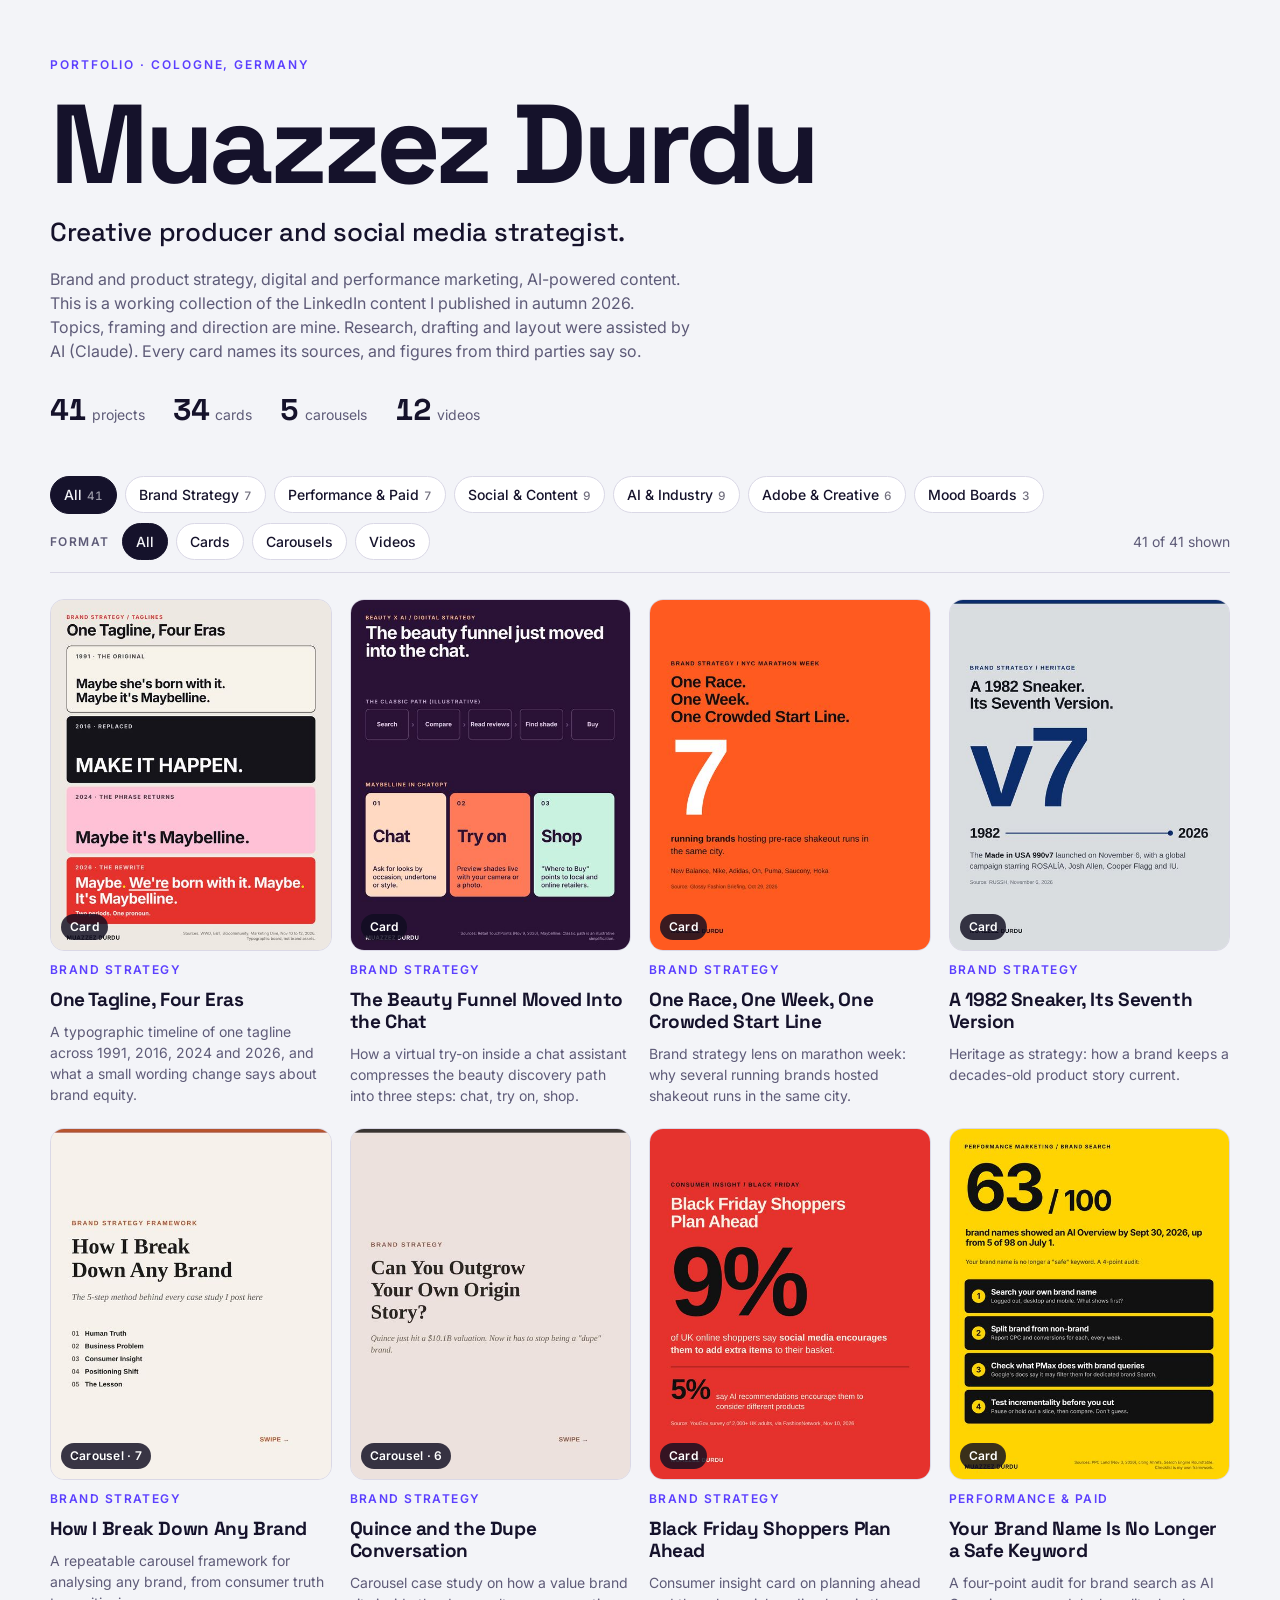
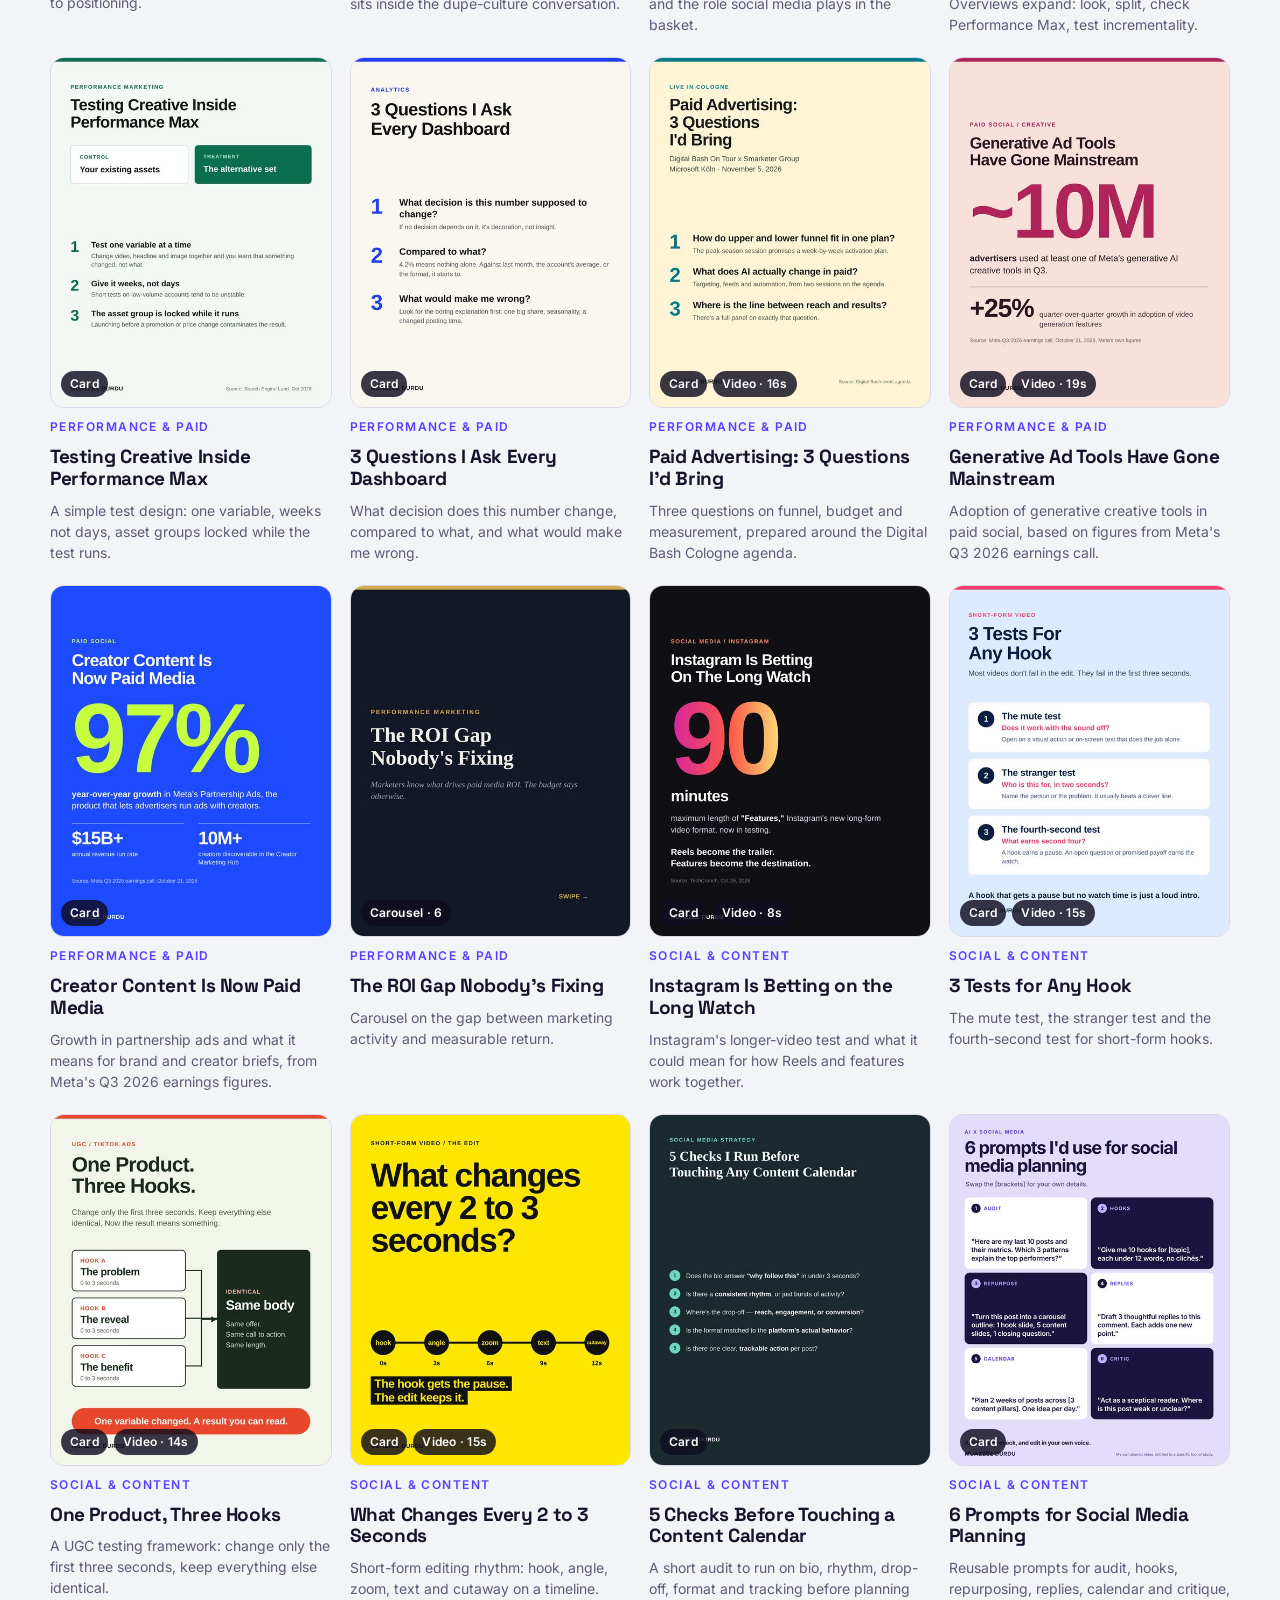
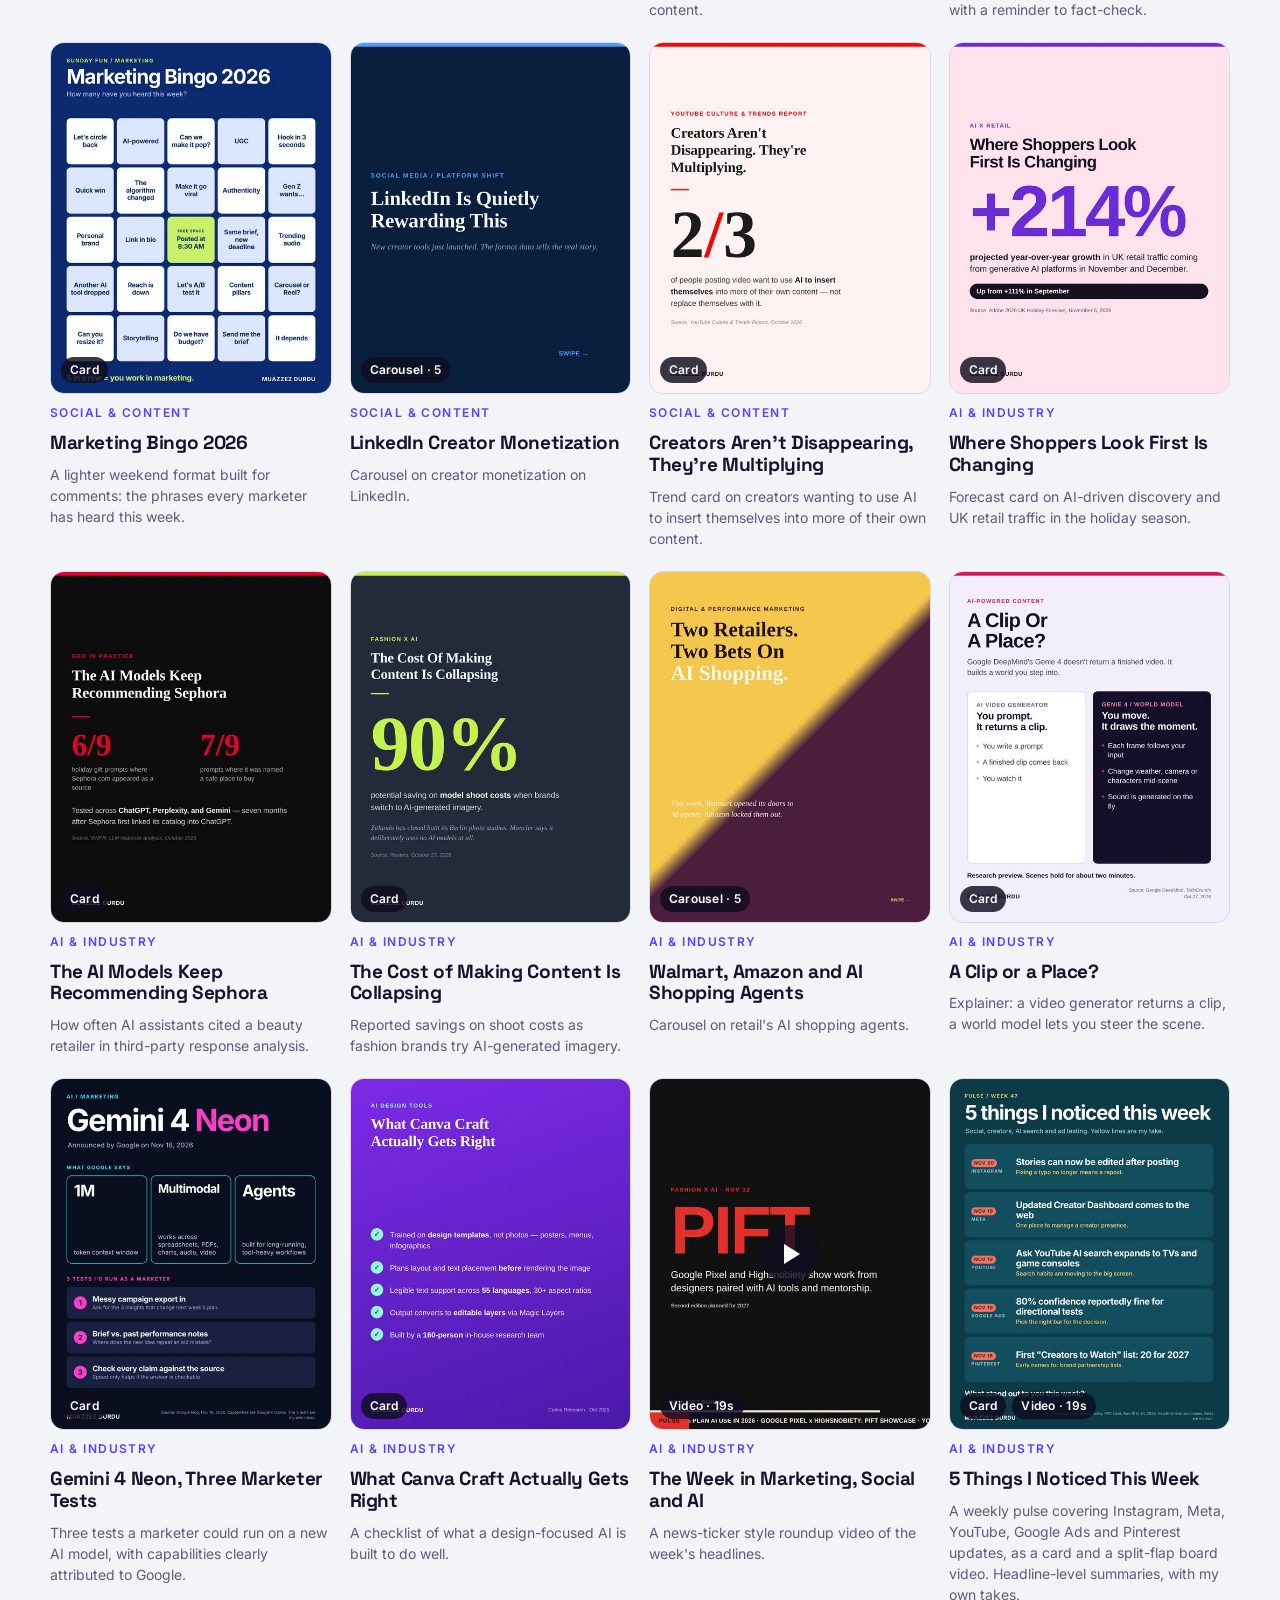
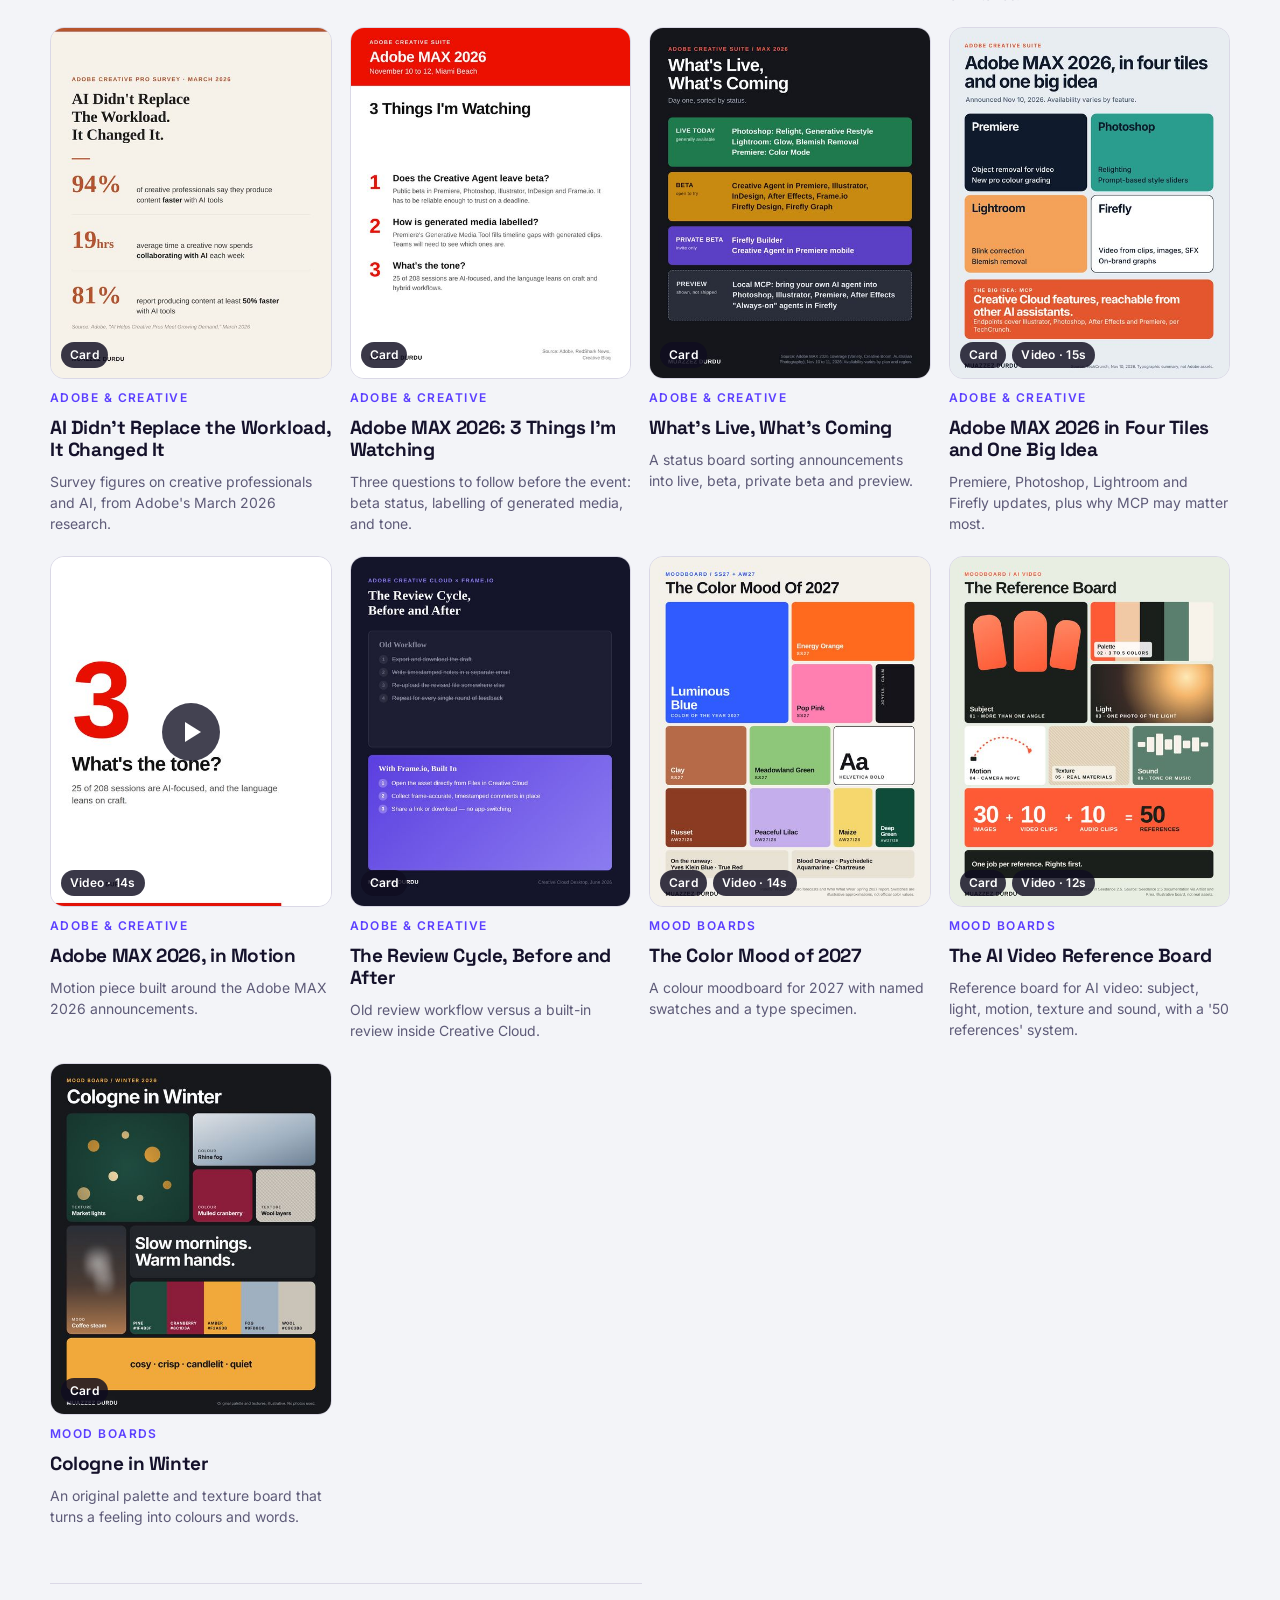
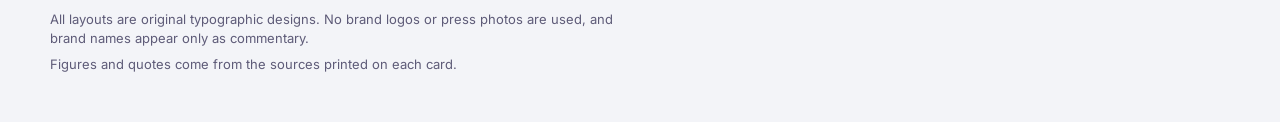
<file: portfolio/index.html>
<!doctype html>
<html lang="en">
<head>
<meta charset="utf-8">
<meta name="viewport" content="width=device-width,initial-scale=1,viewport-fit=cover">
</head>
<body>
<title>Muazzez Durdu Portfolio</title>
<meta name="claude:viewport-fit-sides" content="cover">
<link rel="stylesheet" href="https://fonts.googleapis.com/css2?family=Inter:wght@400;500;600&family=Space+Grotesk:wght@500;700&display=swap">
<style>
/* Layout: left-aligned masthead, sticky filter bar, a 4:5 tile grid, and a full-screen viewer for cards, carousels and videos. */
:root{
  --bg:#F3F4F8; --surface:#FFFFFF; --ink:#15122B; --muted:#5E5B78; --line:#DAD8E6;
  --accent:#5B3FFF; --accent-ink:#FFFFFF; --chip:#E7E4F7; --scrim:rgba(14,12,30,.9);
  --display:'Space Grotesk','Helvetica Neue',Helvetica,Arial,sans-serif;
  --body:'Inter','Helvetica Neue',Helvetica,Arial,sans-serif;
}
@media (prefers-color-scheme:dark){:root:not([data-theme="light"]){
  --bg:#100E1E; --surface:#1B1832; --ink:#F1EFFB; --muted:#A7A3C4; --line:#332F52;
  --accent:#9B87FF; --accent-ink:#100E1E; --chip:#28234A; color-scheme:dark}}
:root[data-theme="dark"]{
  --bg:#100E1E; --surface:#1B1832; --ink:#F1EFFB; --muted:#A7A3C4; --line:#332F52;
  --accent:#9B87FF; --accent-ink:#100E1E; --chip:#28234A; color-scheme:dark}
*{box-sizing:border-box}
html{scroll-behavior:smooth}
body{margin:0;background:var(--bg);color:var(--ink);font-family:var(--body);font-size:16px;line-height:1.5;
  padding-left:max(16px,env(safe-area-inset-left,0px));padding-right:max(16px,env(safe-area-inset-right,0px))}
.wrap{max-width:1180px;margin:0 auto}
header.mast{padding-block:56px 28px;display:flex;flex-direction:column;gap:18px}
.eyebrow{font-size:12px;font-weight:600;letter-spacing:.16em;text-transform:uppercase;color:var(--accent)}
h1{font-family:var(--display);font-weight:700;font-size:clamp(46px,9vw,112px);line-height:.95;letter-spacing:-.04em;margin:0;text-wrap:balance}
.role{font-family:var(--display);font-weight:500;font-size:clamp(18px,2.4vw,26px);letter-spacing:-.01em;margin:0;max-width:34ch;line-height:1.25}
.note{color:var(--muted);max-width:64ch;margin:0}
.stats{display:flex;flex-wrap:wrap;gap:10px 28px;padding-block:6px 4px;font-variant-numeric:tabular-nums}
.stat b{font-family:var(--display);font-size:30px;letter-spacing:-.03em;margin-right:6px}
.stat span{color:var(--muted);font-size:14px}
.bar{position:sticky;top:env(safe-area-inset-top,0px);z-index:5;background:var(--bg);padding-block:12px;border-bottom:1px solid var(--line);display:flex;flex-direction:column;gap:10px}
.bar::before{content:"";position:fixed;inset:0 0 auto;height:env(safe-area-inset-top,0px);background:var(--bg);z-index:6}
.row{display:flex;flex-wrap:wrap;gap:8px;align-items:center}
.chip{font:inherit;font-size:14px;font-weight:500;padding:7px 13px;border-radius:999px;border:1.5px solid var(--line);background:var(--surface);color:var(--ink);cursor:pointer}
.chip[aria-pressed="true"]{background:var(--ink);color:var(--bg);border-color:var(--ink)}
.chip small{opacity:.6;margin-left:5px;font-variant-numeric:tabular-nums}
.chip:focus-visible,.tile:focus-visible,.vbtn:focus-visible,.tab:focus-visible{outline:3px solid var(--accent);outline-offset:2px}
.lab{font-size:12px;font-weight:600;letter-spacing:.12em;text-transform:uppercase;color:var(--muted);margin-right:4px}
.count{color:var(--muted);font-size:14px;margin-left:auto}
.grid{display:grid;grid-template-columns:repeat(auto-fill,minmax(250px,1fr));gap:22px 18px;padding-block:26px 56px}
.tile{all:unset;box-sizing:border-box;display:flex;flex-direction:column;gap:10px;cursor:pointer;min-width:0}
.thumb{position:relative;aspect-ratio:4/5;border-radius:14px;overflow:hidden;background:var(--chip);border:1px solid var(--line)}
.thumb img{width:100%;height:100%;object-fit:cover;display:block;transition:transform .35s ease}
.tile:hover .thumb img{transform:scale(1.03)}
.badges{position:absolute;left:10px;bottom:10px;display:flex;gap:6px;flex-wrap:wrap}
.badge{background:rgba(15,13,32,.82);color:#fff;font-size:12px;font-weight:600;padding:4px 9px;border-radius:999px;letter-spacing:.02em}
.play{position:absolute;inset:0;display:flex;align-items:center;justify-content:center}
.play i{width:58px;height:58px;border-radius:50%;background:rgba(15,13,32,.78);display:flex;align-items:center;justify-content:center}
.play i::after{content:"";border-left:16px solid #fff;border-top:10px solid transparent;border-bottom:10px solid transparent;margin-left:4px}
.tcat{font-size:12px;font-weight:600;letter-spacing:.12em;text-transform:uppercase;color:var(--accent)}
.ttitle{font-family:var(--display);font-weight:700;font-size:19px;line-height:1.15;letter-spacing:-.02em;margin:0}
.tdesc{color:var(--muted);font-size:14px;margin:0}
.empty{padding:40px 0;color:var(--muted)}
footer{border-top:1px solid var(--line);padding-block:26px 48px;color:var(--muted);font-size:13px;display:flex;flex-direction:column;gap:6px;max-width:74ch}
/* viewer */
.vw{position:fixed;inset:0;z-index:50;background:var(--scrim);display:flex;align-items:center;justify-content:center;padding:
  max(12px,env(safe-area-inset-top,0px)) max(12px,env(safe-area-inset-right,0px)) max(12px,env(safe-area-inset-bottom,0px)) max(12px,env(safe-area-inset-left,0px))}
.vw[hidden]{display:none}
.vbox{background:var(--surface);color:var(--ink);border-radius:18px;max-width:1040px;width:100%;max-height:100%;display:grid;grid-template-columns:minmax(0,1fr) minmax(240px,300px);overflow:hidden}
.stage{background:#0E0C1E;display:flex;align-items:center;justify-content:center;position:relative;min-height:0;min-width:0}
.stage img,.stage video{max-width:100%;max-height:calc(100vh - 40px);display:block;object-fit:contain}
.side{padding:22px;display:flex;flex-direction:column;gap:12px;overflow:auto;min-width:0}
.side h2{font-family:var(--display);font-size:24px;line-height:1.1;letter-spacing:-.02em;margin:0}
.side p{margin:0;color:var(--muted);font-size:15px}
.tabs{display:flex;gap:6px}
.tab{font:inherit;font-size:14px;font-weight:600;padding:7px 14px;border-radius:999px;border:1.5px solid var(--line);background:transparent;color:var(--ink);cursor:pointer}
.tab[aria-pressed="true"]{background:var(--accent);color:var(--accent-ink);border-color:var(--accent)}
.nav{display:flex;align-items:center;gap:8px;margin-top:auto}
.vbtn{font:inherit;font-weight:600;font-size:14px;padding:9px 14px;border-radius:10px;border:1.5px solid var(--line);background:var(--surface);color:var(--ink);cursor:pointer}
.vbtn.pri{background:var(--accent);color:var(--accent-ink);border-color:var(--accent)}
.pos{font-size:14px;color:var(--muted);font-variant-numeric:tabular-nums;margin-left:4px}
@media (max-width:820px){
  .vbox{grid-template-columns:minmax(0,1fr);grid-template-rows:minmax(0,1fr) auto;overflow:auto}
  .stage img,.stage video{max-height:58vh}
  .side{overflow:visible}
}
@media (prefers-reduced-motion:reduce){*{transition:none!important;scroll-behavior:auto!important}}
</style>

<div class="wrap">
  <header class="mast">
    <div class="eyebrow">Portfolio · Cologne, Germany</div>
    <h1>Muazzez Durdu</h1>
    <p class="role">Creative producer and social media strategist.</p>
    <p class="note">Brand and product strategy, digital and performance marketing, AI-powered content. This is a working collection of the LinkedIn content I published in autumn 2026. Topics, framing and direction are mine. Research, drafting and layout were assisted by AI (Claude). Every card names its sources, and figures from third parties say so.</p>
    <div class="stats" id="stats"></div>
  </header>

  <div class="bar" role="region" aria-label="Filters">
    <div class="row" id="cats"></div>
    <div class="row"><span class="lab">Format</span><span id="fmts" class="row"></span><span class="count" id="count" role="status"></span></div>
  </div>

  <main><div class="grid" id="grid"></div><p class="empty" id="empty" hidden>Nothing matches this filter. Try another category or format.</p></main>

  <footer>
    <span>All layouts are original typographic designs. No brand logos or press photos are used, and brand names appear only as commentary.</span>
    <span>Figures and quotes come from the sources printed on each card.</span>
  </footer>
</div>

<div class="vw" id="vw" hidden role="dialog" aria-modal="true" aria-labelledby="vtitle">
  <div class="vbox">
    <div class="stage" id="stage"></div>
    <div class="side">
      <div class="eyebrow" id="vcat"></div>
      <h2 id="vtitle"></h2>
      <div class="tabs" id="vtabs" hidden></div>
      <p id="vdesc"></p>
      <div class="nav">
        <button class="vbtn" id="prev" type="button" hidden>Previous</button>
        <span class="pos" id="pos"></span>
        <button class="vbtn" id="next" type="button" hidden>Next</button>
        <button class="vbtn pri" id="close" type="button" style="margin-left:auto">Close</button>
      </div>
    </div>
  </div>
</div>

<script>
(function(){
var DATA={"cats": [["brand", "Brand Strategy"], ["perf", "Performance & Paid"], ["social", "Social & Content"], ["ai", "AI & Industry"], ["adobe", "Adobe & Creative"], ["mood", "Mood Boards"]], "items": [{"id": "maybelline-tagline", "title": "One Tagline, Four Eras", "cat": "brand", "desc": "A typographic timeline of one tagline across 1991, 2016, 2024 and 2026, and what a small wording change says about brand equity.", "type": "card", "thumb": "media/thumbs/maybelline-tagline.jpg", "full": "media/full/maybelline-tagline.jpg"}, {"id": "maybelline-tryon", "title": "The Beauty Funnel Moved Into the Chat", "cat": "brand", "desc": "How a virtual try-on inside a chat assistant compresses the beauty discovery path into three steps: chat, try on, shop.", "type": "card", "thumb": "media/thumbs/maybelline-tryon.jpg", "full": "media/full/maybelline-tryon.jpg"}, {"id": "nyc-marathon", "title": "One Race, One Week, One Crowded Start Line", "cat": "brand", "desc": "Brand strategy lens on marathon week: why several running brands hosted shakeout runs in the same city.", "type": "card", "thumb": "media/thumbs/nyc-marathon.jpg", "full": "media/full/nyc-marathon.jpg"}, {"id": "new-balance-990v7", "title": "A 1982 Sneaker, Its Seventh Version", "cat": "brand", "desc": "Heritage as strategy: how a brand keeps a decades-old product story current.", "type": "card", "thumb": "media/thumbs/new-balance-990v7.jpg", "full": "media/full/new-balance-990v7.jpg"}, {"id": "break-down-any-brand", "title": "How I Break Down Any Brand", "cat": "brand", "desc": "A repeatable carousel framework for analysing any brand, from consumer truth to positioning.", "type": "carousel", "slides": ["media/slides/break-down-any-brand-1.jpg", "media/slides/break-down-any-brand-2.jpg", "media/slides/break-down-any-brand-3.jpg", "media/slides/break-down-any-brand-4.jpg", "media/slides/break-down-any-brand-5.jpg", "media/slides/break-down-any-brand-6.jpg", "media/slides/break-down-any-brand-7.jpg"], "thumb": "media/thumbs/break-down-any-brand.jpg"}, {"id": "quince-dupe", "title": "Quince and the Dupe Conversation", "cat": "brand", "desc": "Carousel case study on how a value brand sits inside the dupe-culture conversation.", "type": "carousel", "slides": ["media/slides/quince-dupe-1.jpg", "media/slides/quince-dupe-2.jpg", "media/slides/quince-dupe-3.jpg", "media/slides/quince-dupe-4.jpg", "media/slides/quince-dupe-5.jpg", "media/slides/quince-dupe-6.jpg"], "thumb": "media/thumbs/quince-dupe.jpg"}, {"id": "black-friday-plan", "title": "Black Friday Shoppers Plan Ahead", "cat": "brand", "desc": "Consumer insight card on planning ahead and the role social media plays in the basket.", "type": "card", "thumb": "media/thumbs/black-friday-plan.jpg", "full": "media/full/black-friday-plan.jpg"}, {"id": "brand-search-audit", "title": "Your Brand Name Is No Longer a Safe Keyword", "cat": "perf", "desc": "A four-point audit for brand search as AI Overviews expand: look, split, check Performance Max, test incrementality.", "type": "card", "thumb": "media/thumbs/brand-search-audit.jpg", "full": "media/full/brand-search-audit.jpg"}, {"id": "pmax-testing", "title": "Testing Creative Inside Performance Max", "cat": "perf", "desc": "A simple test design: one variable, weeks not days, asset groups locked while the test runs.", "type": "card", "thumb": "media/thumbs/pmax-testing.jpg", "full": "media/full/pmax-testing.jpg"}, {"id": "analytics-3-questions", "title": "3 Questions I Ask Every Dashboard", "cat": "perf", "desc": "What decision does this number change, compared to what, and what would make me wrong.", "type": "card", "thumb": "media/thumbs/analytics-3-questions.jpg", "full": "media/full/analytics-3-questions.jpg"}, {"id": "digital-bash", "title": "Paid Advertising: 3 Questions I'd Bring", "cat": "perf", "desc": "Three questions on funnel, budget and measurement, prepared around the Digital Bash Cologne agenda.", "type": "card", "thumb": "media/thumbs/digital-bash.jpg", "full": "media/full/digital-bash.jpg", "video": "media/video/digital-bash.mp4", "poster": "media/poster/digital-bash.jpg", "dur": 16}, {"id": "meta-gen-tools", "title": "Generative Ad Tools Have Gone Mainstream", "cat": "perf", "desc": "Adoption of generative creative tools in paid social, based on figures from Meta's Q3 2026 earnings call.", "type": "card", "thumb": "media/thumbs/meta-gen-tools.jpg", "full": "media/full/meta-gen-tools.jpg", "video": "media/video/meta-gen-tools.mp4", "poster": "media/poster/meta-gen-tools.jpg", "dur": 19}, {"id": "meta-partnership", "title": "Creator Content Is Now Paid Media", "cat": "perf", "desc": "Growth in partnership ads and what it means for brand and creator briefs, from Meta's Q3 2026 earnings figures.", "type": "card", "thumb": "media/thumbs/meta-partnership.jpg", "full": "media/full/meta-partnership.jpg"}, {"id": "roi-gap", "title": "The ROI Gap Nobody's Fixing", "cat": "perf", "desc": "Carousel on the gap between marketing activity and measurable return.", "type": "carousel", "slides": ["media/slides/roi-gap-1.jpg", "media/slides/roi-gap-2.jpg", "media/slides/roi-gap-3.jpg", "media/slides/roi-gap-4.jpg", "media/slides/roi-gap-5.jpg", "media/slides/roi-gap-6.jpg"], "thumb": "media/thumbs/roi-gap.jpg"}, {"id": "instagram-long-watch", "title": "Instagram Is Betting on the Long Watch", "cat": "social", "desc": "Instagram's longer-video test and what it could mean for how Reels and features work together.", "type": "card", "thumb": "media/thumbs/instagram-long-watch.jpg", "full": "media/full/instagram-long-watch.jpg", "video": "media/video/instagram-long-watch.mp4", "poster": "media/poster/instagram-long-watch.jpg", "dur": 8}, {"id": "hook-tests", "title": "3 Tests for Any Hook", "cat": "social", "desc": "The mute test, the stranger test and the fourth-second test for short-form hooks.", "type": "card", "thumb": "media/thumbs/hook-tests.jpg", "full": "media/full/hook-tests.jpg", "video": "media/video/hook-tests.mp4", "poster": "media/poster/hook-tests.jpg", "dur": 15}, {"id": "ugc-three-hooks", "title": "One Product, Three Hooks", "cat": "social", "desc": "A UGC testing framework: change only the first three seconds, keep everything else identical.", "type": "card", "thumb": "media/thumbs/ugc-three-hooks.jpg", "full": "media/full/ugc-three-hooks.jpg", "video": "media/video/ugc-three-hooks.mp4", "poster": "media/poster/ugc-three-hooks.jpg", "dur": 14}, {"id": "edit-rhythm", "title": "What Changes Every 2 to 3 Seconds", "cat": "social", "desc": "Short-form editing rhythm: hook, angle, zoom, text and cutaway on a timeline.", "type": "card", "thumb": "media/thumbs/edit-rhythm.jpg", "full": "media/full/edit-rhythm.jpg", "video": "media/video/edit-rhythm.mp4", "poster": "media/poster/edit-rhythm.jpg", "dur": 15}, {"id": "social-audit", "title": "5 Checks Before Touching a Content Calendar", "cat": "social", "desc": "A short audit to run on bio, rhythm, drop-off, format and tracking before planning content.", "type": "card", "thumb": "media/thumbs/social-audit.jpg", "full": "media/full/social-audit.jpg"}, {"id": "six-prompts", "title": "6 Prompts for Social Media Planning", "cat": "social", "desc": "Reusable prompts for audit, hooks, repurposing, replies, calendar and critique, with a reminder to fact-check.", "type": "card", "thumb": "media/thumbs/six-prompts.jpg", "full": "media/full/six-prompts.jpg"}, {"id": "marketing-bingo", "title": "Marketing Bingo 2026", "cat": "social", "desc": "A lighter weekend format built for comments: the phrases every marketer has heard this week.", "type": "card", "thumb": "media/thumbs/marketing-bingo.jpg", "full": "media/full/marketing-bingo.jpg"}, {"id": "creator-monetization", "title": "LinkedIn Creator Monetization", "cat": "social", "desc": "Carousel on creator monetization on LinkedIn.", "type": "carousel", "slides": ["media/slides/creator-monetization-1.jpg", "media/slides/creator-monetization-2.jpg", "media/slides/creator-monetization-3.jpg", "media/slides/creator-monetization-4.jpg", "media/slides/creator-monetization-5.jpg"], "thumb": "media/thumbs/creator-monetization.jpg"}, {"id": "youtube-self-insertion", "title": "Creators Aren't Disappearing, They're Multiplying", "cat": "social", "desc": "Trend card on creators wanting to use AI to insert themselves into more of their own content.", "type": "card", "thumb": "media/thumbs/youtube-self-insertion.jpg", "full": "media/full/youtube-self-insertion.jpg"}, {"id": "ai-retail-traffic", "title": "Where Shoppers Look First Is Changing", "cat": "ai", "desc": "Forecast card on AI-driven discovery and UK retail traffic in the holiday season.", "type": "card", "thumb": "media/thumbs/ai-retail-traffic.jpg", "full": "media/full/ai-retail-traffic.jpg"}, {"id": "sephora-ai", "title": "The AI Models Keep Recommending Sephora", "cat": "ai", "desc": "How often AI assistants cited a beauty retailer in third-party response analysis.", "type": "card", "thumb": "media/thumbs/sephora-ai.jpg", "full": "media/full/sephora-ai.jpg"}, {"id": "fashion-ai-cost", "title": "The Cost of Making Content Is Collapsing", "cat": "ai", "desc": "Reported savings on shoot costs as fashion brands try AI-generated imagery.", "type": "card", "thumb": "media/thumbs/fashion-ai-cost.jpg", "full": "media/full/fashion-ai-cost.jpg"}, {"id": "walmart-amazon-agents", "title": "Walmart, Amazon and AI Shopping Agents", "cat": "ai", "desc": "Carousel on retail's AI shopping agents.", "type": "carousel", "slides": ["media/slides/walmart-amazon-agents-1.jpg", "media/slides/walmart-amazon-agents-2.jpg", "media/slides/walmart-amazon-agents-3.jpg", "media/slides/walmart-amazon-agents-4.jpg", "media/slides/walmart-amazon-agents-5.jpg"], "thumb": "media/thumbs/walmart-amazon-agents.jpg"}, {"id": "genie4", "title": "A Clip or a Place?", "cat": "ai", "desc": "Explainer: a video generator returns a clip, a world model lets you steer the scene.", "type": "card", "thumb": "media/thumbs/genie4.jpg", "full": "media/full/genie4.jpg"}, {"id": "gemini-neon", "title": "Gemini 4 Neon, Three Marketer Tests", "cat": "ai", "desc": "Three tests a marketer could run on a new AI model, with capabilities clearly attributed to Google.", "type": "card", "thumb": "media/thumbs/gemini-neon.jpg", "full": "media/full/gemini-neon.jpg"}, {"id": "canva-craft", "title": "What Canva Craft Actually Gets Right", "cat": "ai", "desc": "A checklist of what a design-focused AI is built to do well.", "type": "card", "thumb": "media/thumbs/canva-craft.jpg", "full": "media/full/canva-craft.jpg"}, {"id": "pulse-ticker", "title": "The Week in Marketing, Social and AI", "cat": "ai", "desc": "A news-ticker style roundup video of the week's headlines.", "type": "video", "video": "media/video/pulse-ticker.mp4", "poster": "media/poster/pulse-ticker.jpg", "dur": 19, "thumb": "media/thumbs/pulse-ticker.jpg"}, {"id": "pulse-week-47", "title": "5 Things I Noticed This Week", "cat": "ai", "desc": "A weekly pulse covering Instagram, Meta, YouTube, Google Ads and Pinterest updates, as a card and a split-flap board video. Headline-level summaries, with my own takes.", "type": "card", "thumb": "media/thumbs/pulse-week-47.jpg", "full": "media/full/pulse-week-47.jpg", "video": "media/video/pulse-week-47.mp4", "poster": "media/poster/pulse-week-47.jpg", "dur": 19}, {"id": "adobe-ai-stats", "title": "AI Didn't Replace the Workload, It Changed It", "cat": "adobe", "desc": "Survey figures on creative professionals and AI, from Adobe's March 2026 research.", "type": "card", "thumb": "media/thumbs/adobe-ai-stats.jpg", "full": "media/full/adobe-ai-stats.jpg"}, {"id": "adobe-max-preview", "title": "Adobe MAX 2026: 3 Things I'm Watching", "cat": "adobe", "desc": "Three questions to follow before the event: beta status, labelling of generated media, and tone.", "type": "card", "thumb": "media/thumbs/adobe-max-preview.jpg", "full": "media/full/adobe-max-preview.jpg"}, {"id": "adobe-max-status", "title": "What's Live, What's Coming", "cat": "adobe", "desc": "A status board sorting announcements into live, beta, private beta and preview.", "type": "card", "thumb": "media/thumbs/adobe-max-status.jpg", "full": "media/full/adobe-max-status.jpg"}, {"id": "adobe-max-four-tiles", "title": "Adobe MAX 2026 in Four Tiles and One Big Idea", "cat": "adobe", "desc": "Premiere, Photoshop, Lightroom and Firefly updates, plus why MCP may matter most.", "type": "card", "thumb": "media/thumbs/adobe-max-four-tiles.jpg", "full": "media/full/adobe-max-four-tiles.jpg", "video": "media/video/adobe-max-four-tiles.mp4", "poster": "media/poster/adobe-max-four-tiles.jpg", "dur": 15}, {"id": "adobe-max-video", "title": "Adobe MAX 2026, in Motion", "cat": "adobe", "desc": "Motion piece built around the Adobe MAX 2026 announcements.", "type": "video", "video": "media/video/adobe-max-video.mp4", "poster": "media/poster/adobe-max-video.jpg", "dur": 14, "thumb": "media/thumbs/adobe-max-video.jpg"}, {"id": "frameio", "title": "The Review Cycle, Before and After", "cat": "adobe", "desc": "Old review workflow versus a built-in review inside Creative Cloud.", "type": "card", "thumb": "media/thumbs/frameio.jpg", "full": "media/full/frameio.jpg"}, {"id": "color-mood-2027", "title": "The Color Mood of 2027", "cat": "mood", "desc": "A colour moodboard for 2027 with named swatches and a type specimen.", "type": "card", "thumb": "media/thumbs/color-mood-2027.jpg", "full": "media/full/color-mood-2027.jpg", "video": "media/video/color-mood-2027.mp4", "poster": "media/poster/color-mood-2027.jpg", "dur": 14}, {"id": "ai-video-reference", "title": "The AI Video Reference Board", "cat": "mood", "desc": "Reference board for AI video: subject, light, motion, texture and sound, with a '50 references' system.", "type": "card", "thumb": "media/thumbs/ai-video-reference.jpg", "full": "media/full/ai-video-reference.jpg", "video": "media/video/ai-video-reference.mp4", "poster": "media/poster/ai-video-reference.jpg", "dur": 12}, {"id": "cologne-winter", "title": "Cologne in Winter", "cat": "mood", "desc": "An original palette and texture board that turns a feeling into colours and words.", "type": "card", "thumb": "media/thumbs/cologne-winter.jpg", "full": "media/full/cologne-winter.jpg"}]};
var CATS=DATA.cats, ITEMS=DATA.items, CATN={};
CATS.forEach(function(c){CATN[c[0]]=c[1]});
var FMT=[['all','All'],['card','Cards'],['carousel','Carousels'],['video','Videos']];
var state={cat:'all',fmt:'all'}, cur=null, curTab='card', curSlide=0, lastFocus=null;
function $(i){return document.getElementById(i)}
function esc(s){return String(s).replace(/[&<>"]/g,function(c){return {'&':'&amp;','<':'&lt;','>':'&gt;','"':'&quot;'}[c]})}
function has(it,f){if(f==='all')return true;if(f==='video')return !!it.video;return it.type===f}
function stats(){
  var n=ITEMS.length, c=ITEMS.filter(function(i){return i.type==='card'}).length,
      k=ITEMS.filter(function(i){return i.type==='carousel'}).length, v=ITEMS.filter(function(i){return i.video}).length;
  $('stats').innerHTML=[[n,'projects'],[c,'cards'],[k,'carousels'],[v,'videos']].map(function(x){return '<div class="stat"><b>'+x[0]+'</b><span>'+x[1]+'</span></div>'}).join('');
}
function chips(){
  var html='<button class="chip" type="button" data-cat="all" aria-pressed="'+(state.cat==='all')+'">All<small>'+ITEMS.length+'</small></button>';
  CATS.forEach(function(c){var n=ITEMS.filter(function(i){return i.cat===c[0]}).length;
    html+='<button class="chip" type="button" data-cat="'+c[0]+'" aria-pressed="'+(state.cat===c[0])+'">'+esc(c[1])+'<small>'+n+'</small></button>'});
  $('cats').innerHTML=html;
  $('fmts').innerHTML=FMT.map(function(f){return '<button class="chip" type="button" data-fmt="'+f[0]+'" aria-pressed="'+(state.fmt===f[0])+'">'+f[1]+'</button>'}).join('');
}
function badges(it){
  var b=[];
  if(it.type==='card')b.push('Card'); if(it.type==='carousel')b.push('Carousel · '+it.slides.length);
  if(it.video)b.push('Video · '+it.dur+'s');
  return b.map(function(x){return '<span class="badge">'+x+'</span>'}).join('');
}
function grid(){
  var list=ITEMS.filter(function(i){return (state.cat==='all'||i.cat===state.cat)&&has(i,state.fmt)});
  $('count').textContent=list.length+' of '+ITEMS.length+' shown';
  $('empty').hidden=list.length>0;
  $('grid').innerHTML=list.map(function(it){
    return '<button class="tile" type="button" data-id="'+it.id+'"><div class="thumb"><img loading="lazy" src="'+it.thumb+'" alt="'+esc(it.title)+'">'+
      (it.type==='video'?'<div class="play"><i></i></div>':'')+'<div class="badges">'+badges(it)+'</div></div>'+
      '<div class="tcat">'+esc(CATN[it.cat])+'</div><h3 class="ttitle">'+esc(it.title)+'</h3><p class="tdesc">'+esc(it.desc)+'</p></button>';
  }).join('');
}
function stageHTML(){
  var it=cur;
  if(it.type==='carousel'&&curTab!=='video') return '<img src="'+it.slides[curSlide]+'" alt="'+esc(it.title)+' slide '+(curSlide+1)+'">';
  if(curTab==='video'||it.type==='video') return '<video controls playsinline preload="metadata" poster="'+it.poster+'" src="'+it.video+'"></video>';
  return '<img src="'+it.full+'" alt="'+esc(it.title)+'">';
}
function paint(){
  var it=cur;
  $('stage').innerHTML=stageHTML();
  var multi=it.type==='carousel'&&curTab!=='video';
  $('prev').hidden=!multi; $('next').hidden=!multi;
  $('pos').textContent=multi?(curSlide+1)+' / '+it.slides.length:'';
  var tabs=$('vtabs');
  if(it.video&&it.type!=='video'){
    tabs.hidden=false;
    tabs.innerHTML='<button class="tab" type="button" data-tab="card" aria-pressed="'+(curTab!=='video')+'">'+(it.type==='carousel'?'Carousel':'Card')+'</button><button class="tab" type="button" data-tab="video" aria-pressed="'+(curTab==='video')+'">Video</button>';
  } else tabs.hidden=true;
}
function open(id){
  cur=ITEMS.filter(function(i){return i.id===id})[0]; if(!cur)return;
  curTab=(cur.type==='video')?'video':'card'; curSlide=0; lastFocus=document.activeElement;
  $('vcat').textContent=CATN[cur.cat]; $('vtitle').textContent=cur.title; $('vdesc').textContent=cur.desc;
  paint(); $('vw').hidden=false; document.body.style.overflow='hidden'; $('close').focus();
}
function close(){
  var v=$('stage').querySelector('video'); if(v)v.pause();
  $('vw').hidden=true; $('stage').innerHTML=''; document.body.style.overflow='';
  if(lastFocus&&lastFocus.focus)lastFocus.focus();
}
function step(d){
  if(!cur||cur.type!=='carousel'||curTab==='video')return;
  var n=cur.slides.length; curSlide=(curSlide+d+n)%n; paint();
}
$('cats').addEventListener('click',function(e){var b=e.target.closest('[data-cat]');if(!b)return;state.cat=b.dataset.cat;chips();grid()});
$('fmts').addEventListener('click',function(e){var b=e.target.closest('[data-fmt]');if(!b)return;state.fmt=b.dataset.fmt;chips();grid()});
$('grid').addEventListener('click',function(e){var b=e.target.closest('[data-id]');if(b)open(b.dataset.id)});
$('vtabs').addEventListener('click',function(e){var b=e.target.closest('[data-tab]');if(!b)return;curTab=b.dataset.tab;paint()});
$('prev').addEventListener('click',function(){step(-1)});
$('next').addEventListener('click',function(){step(1)});
$('close').addEventListener('click',close);
$('vw').addEventListener('click',function(e){if(e.target===$('vw'))close()});
document.addEventListener('keydown',function(e){
  if($('vw').hidden)return;
  if(e.key==='Escape')close(); else if(e.key==='ArrowLeft')step(-1); else if(e.key==='ArrowRight')step(1);
});
stats(); chips(); grid();
})();
</script>

</body>
</html>
</file>
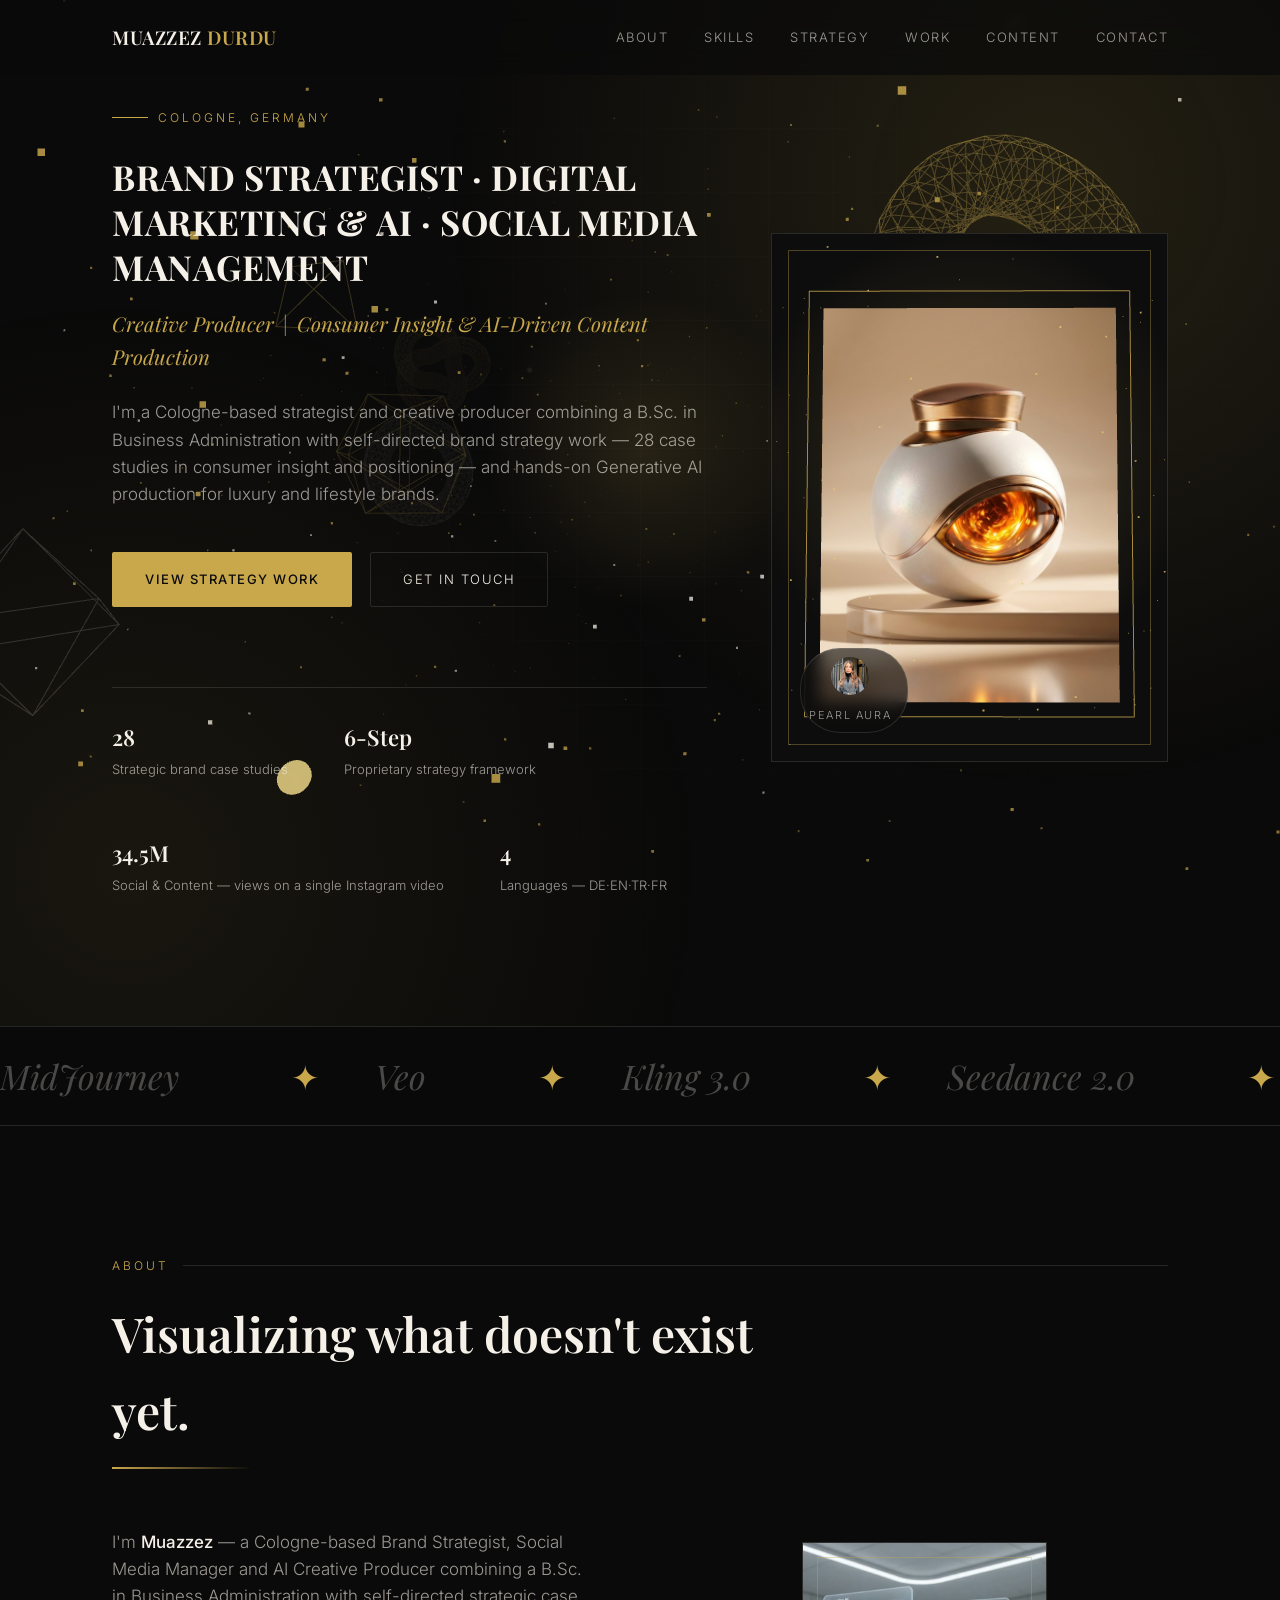
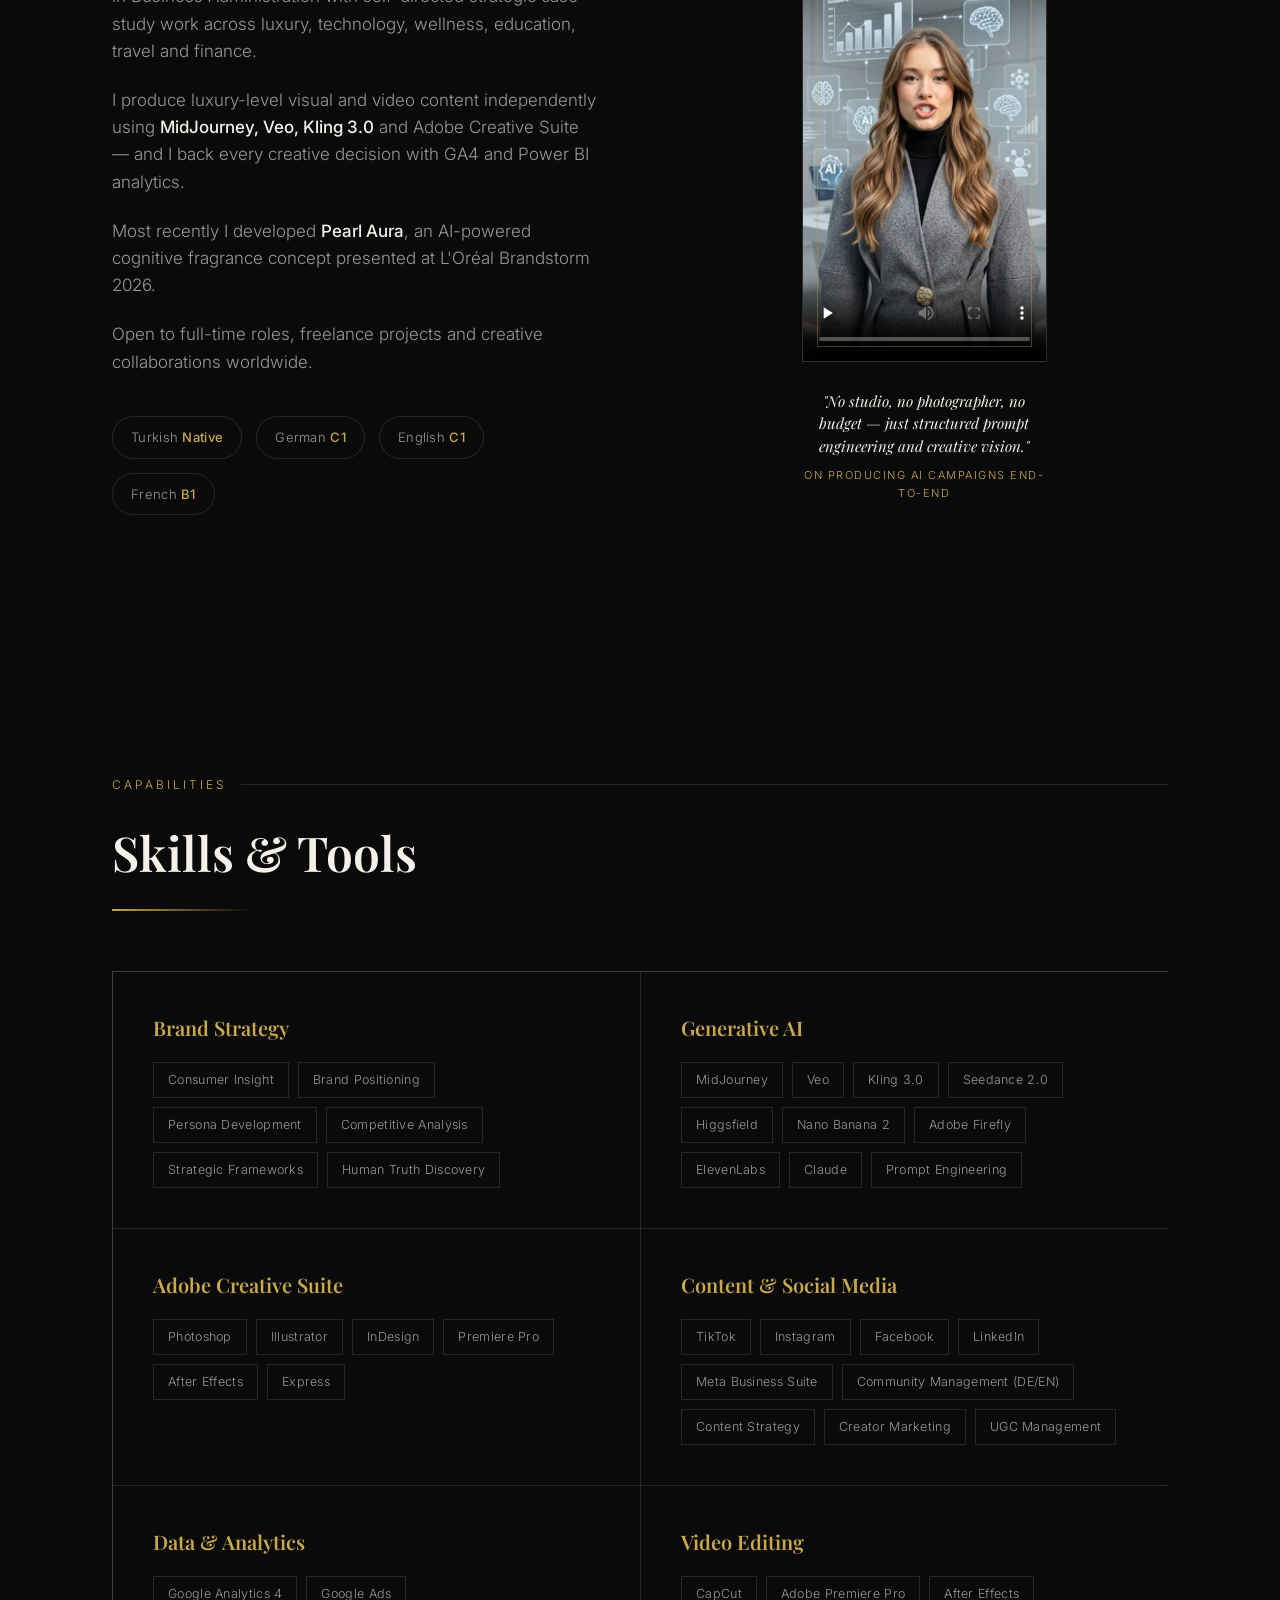
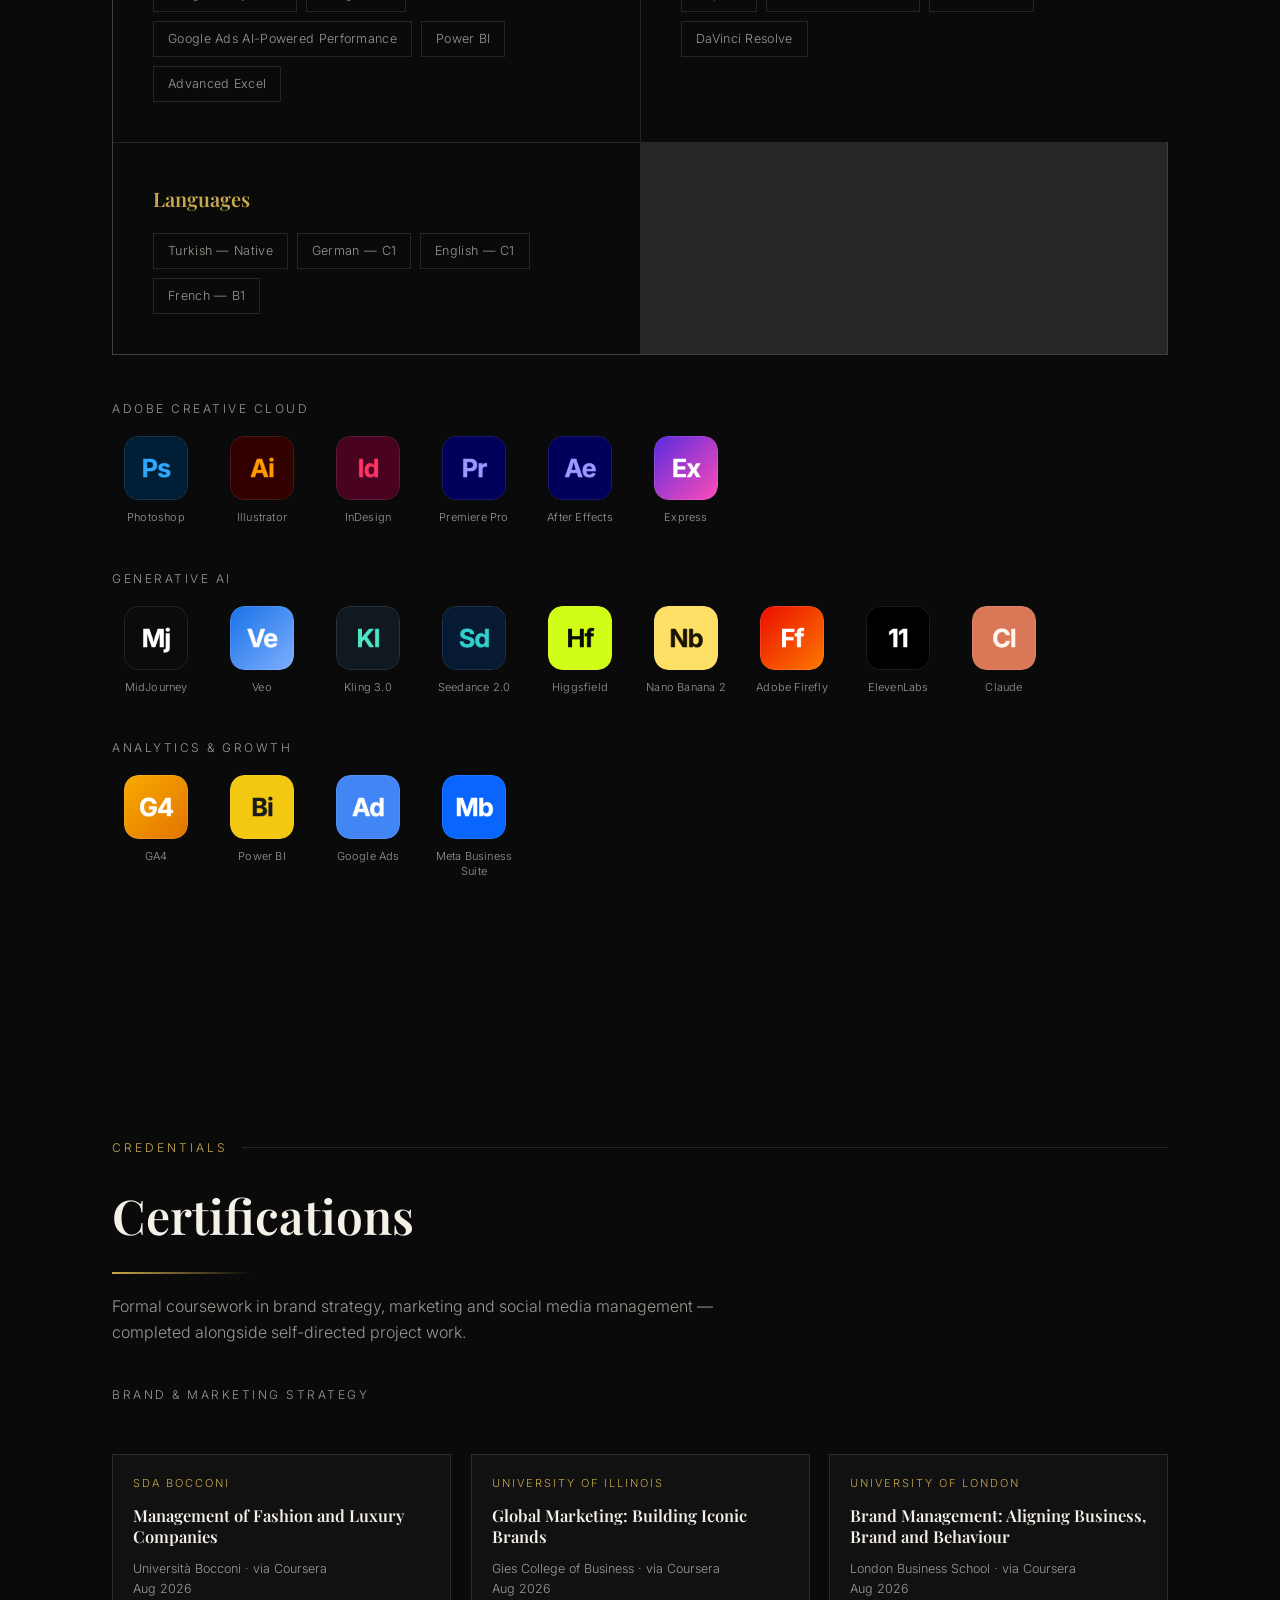
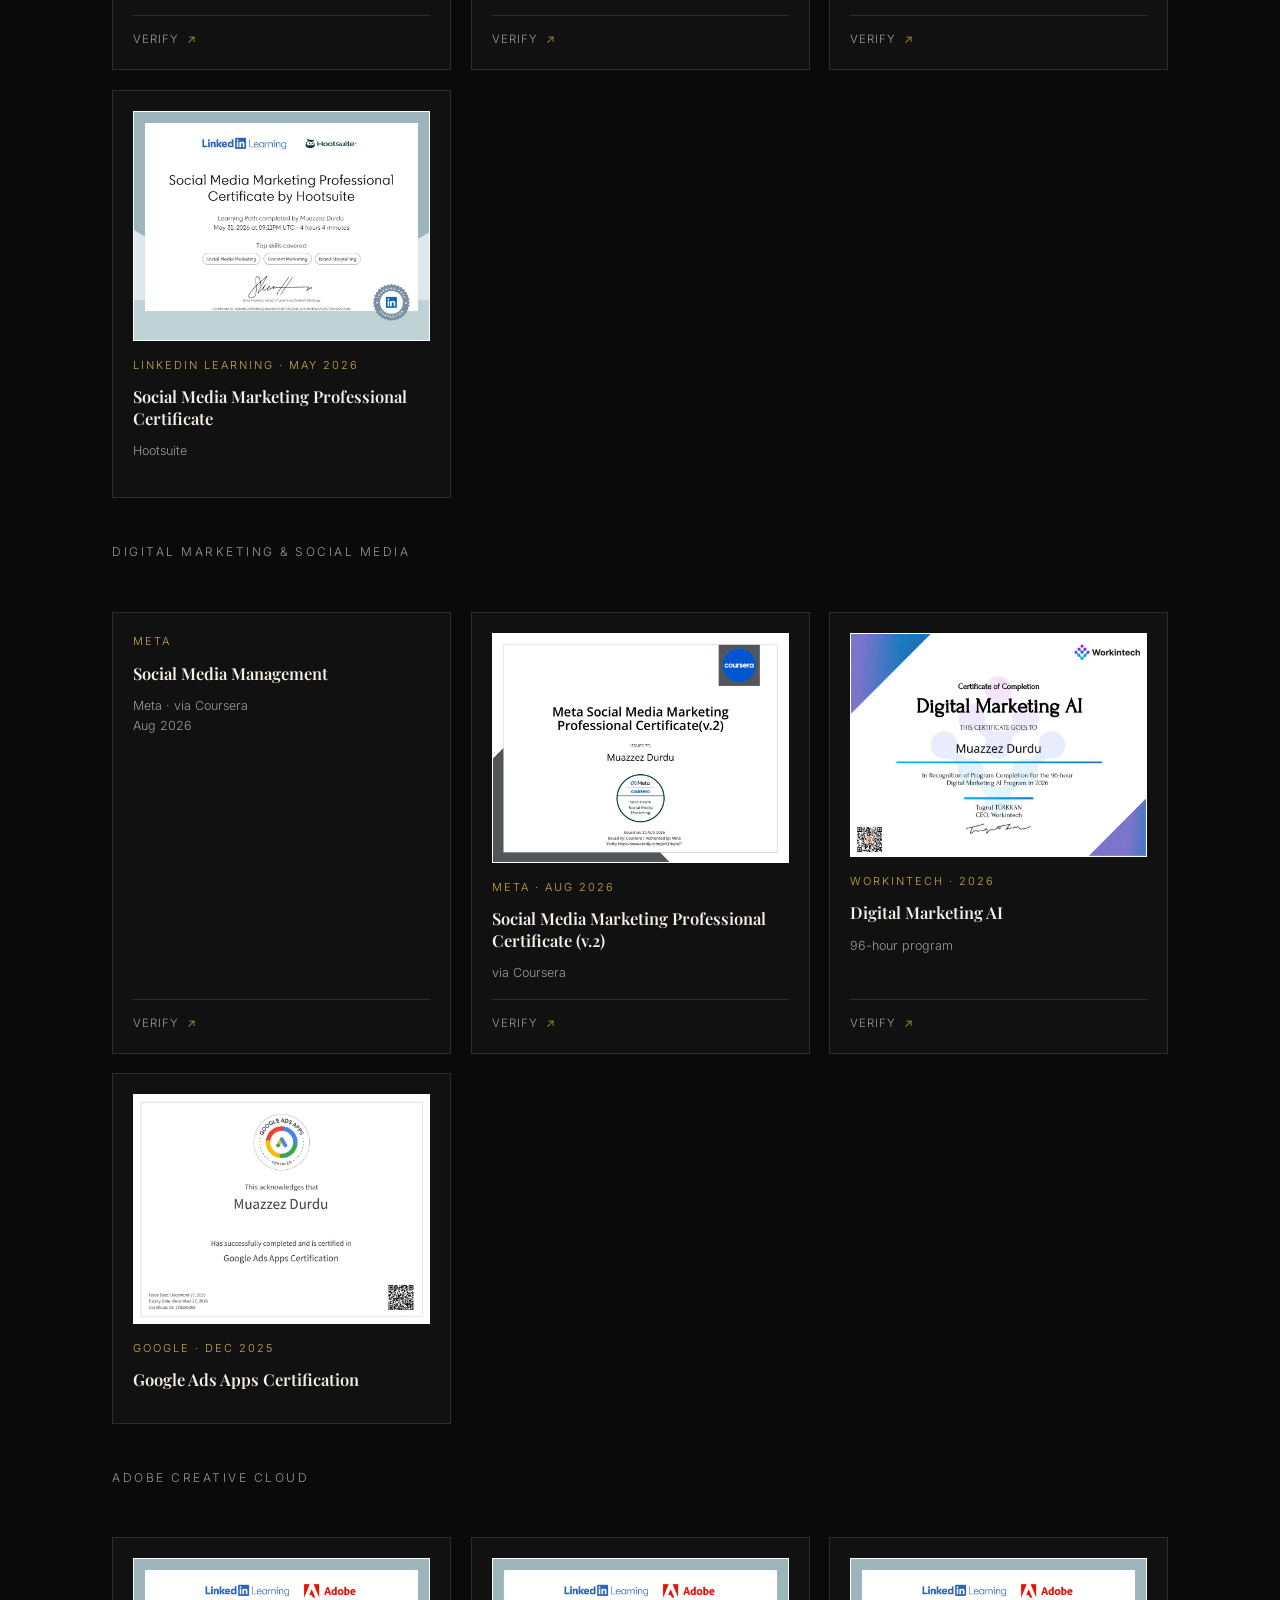
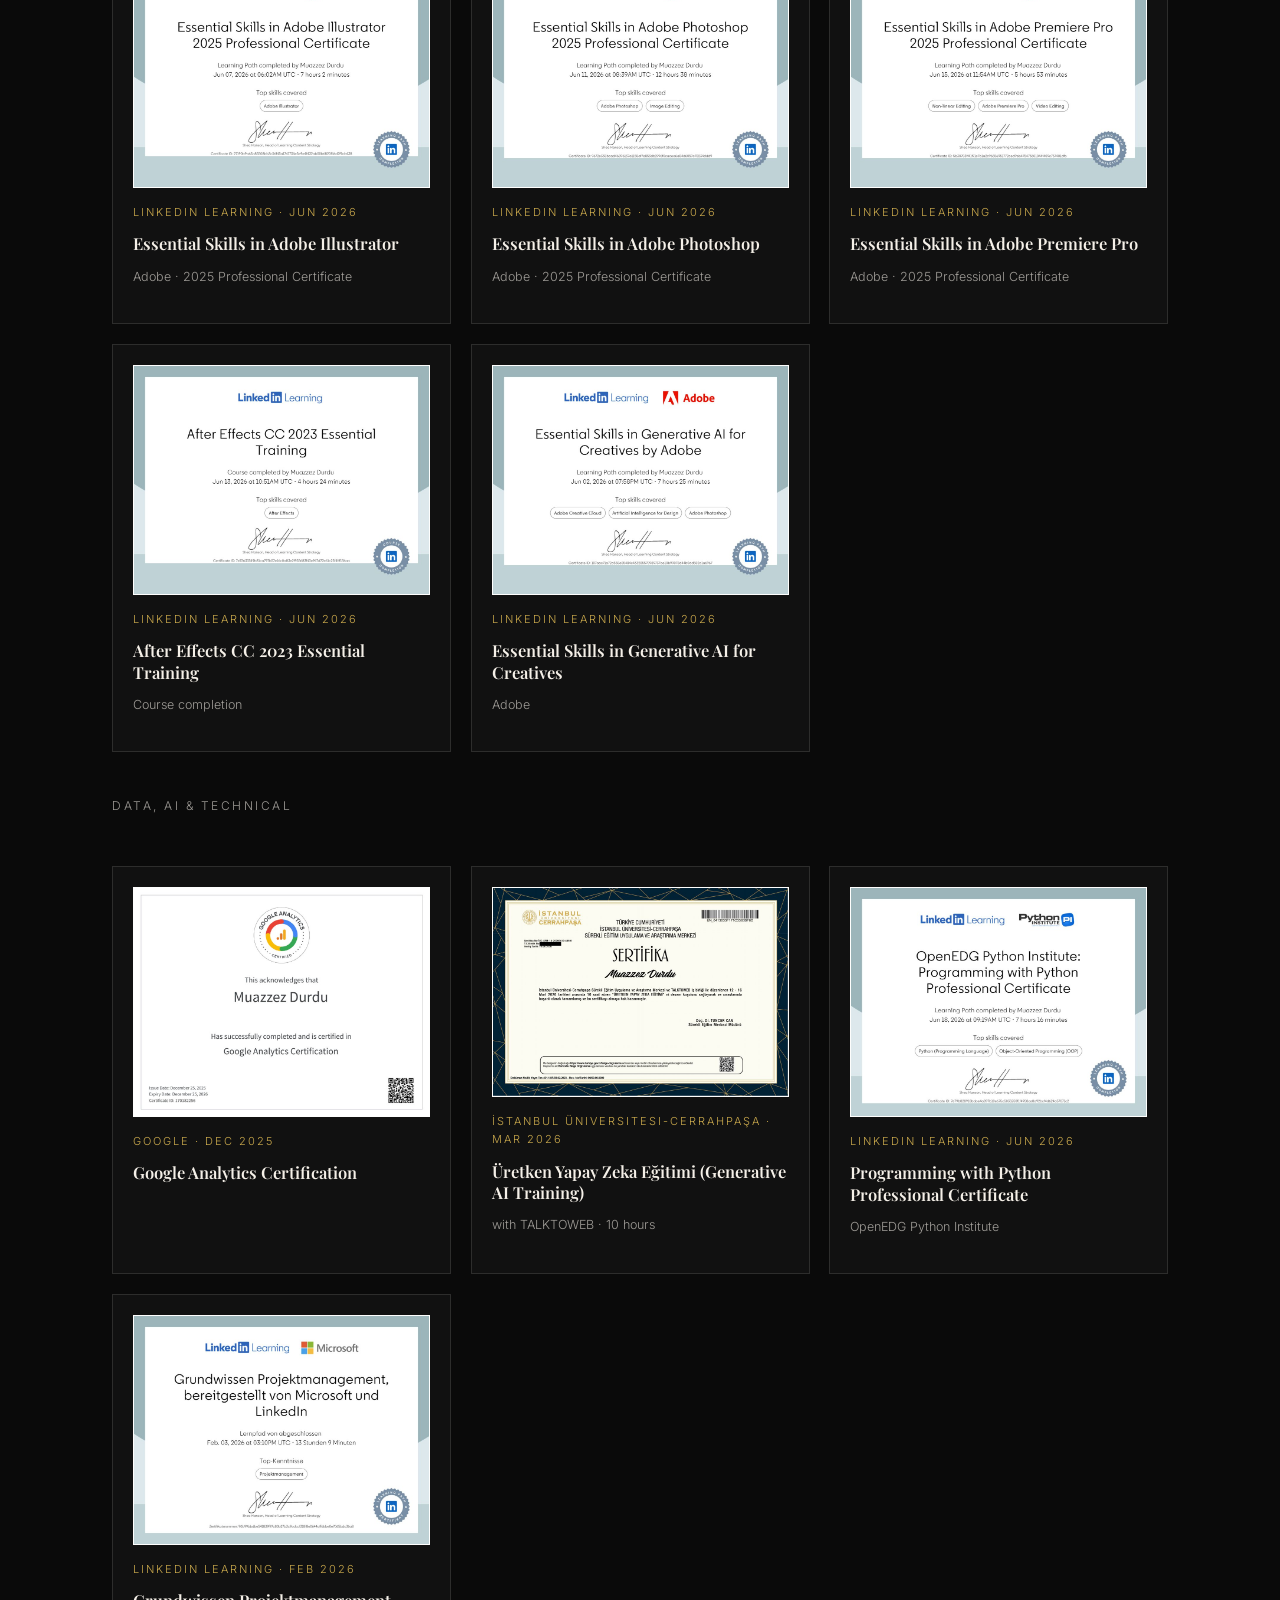
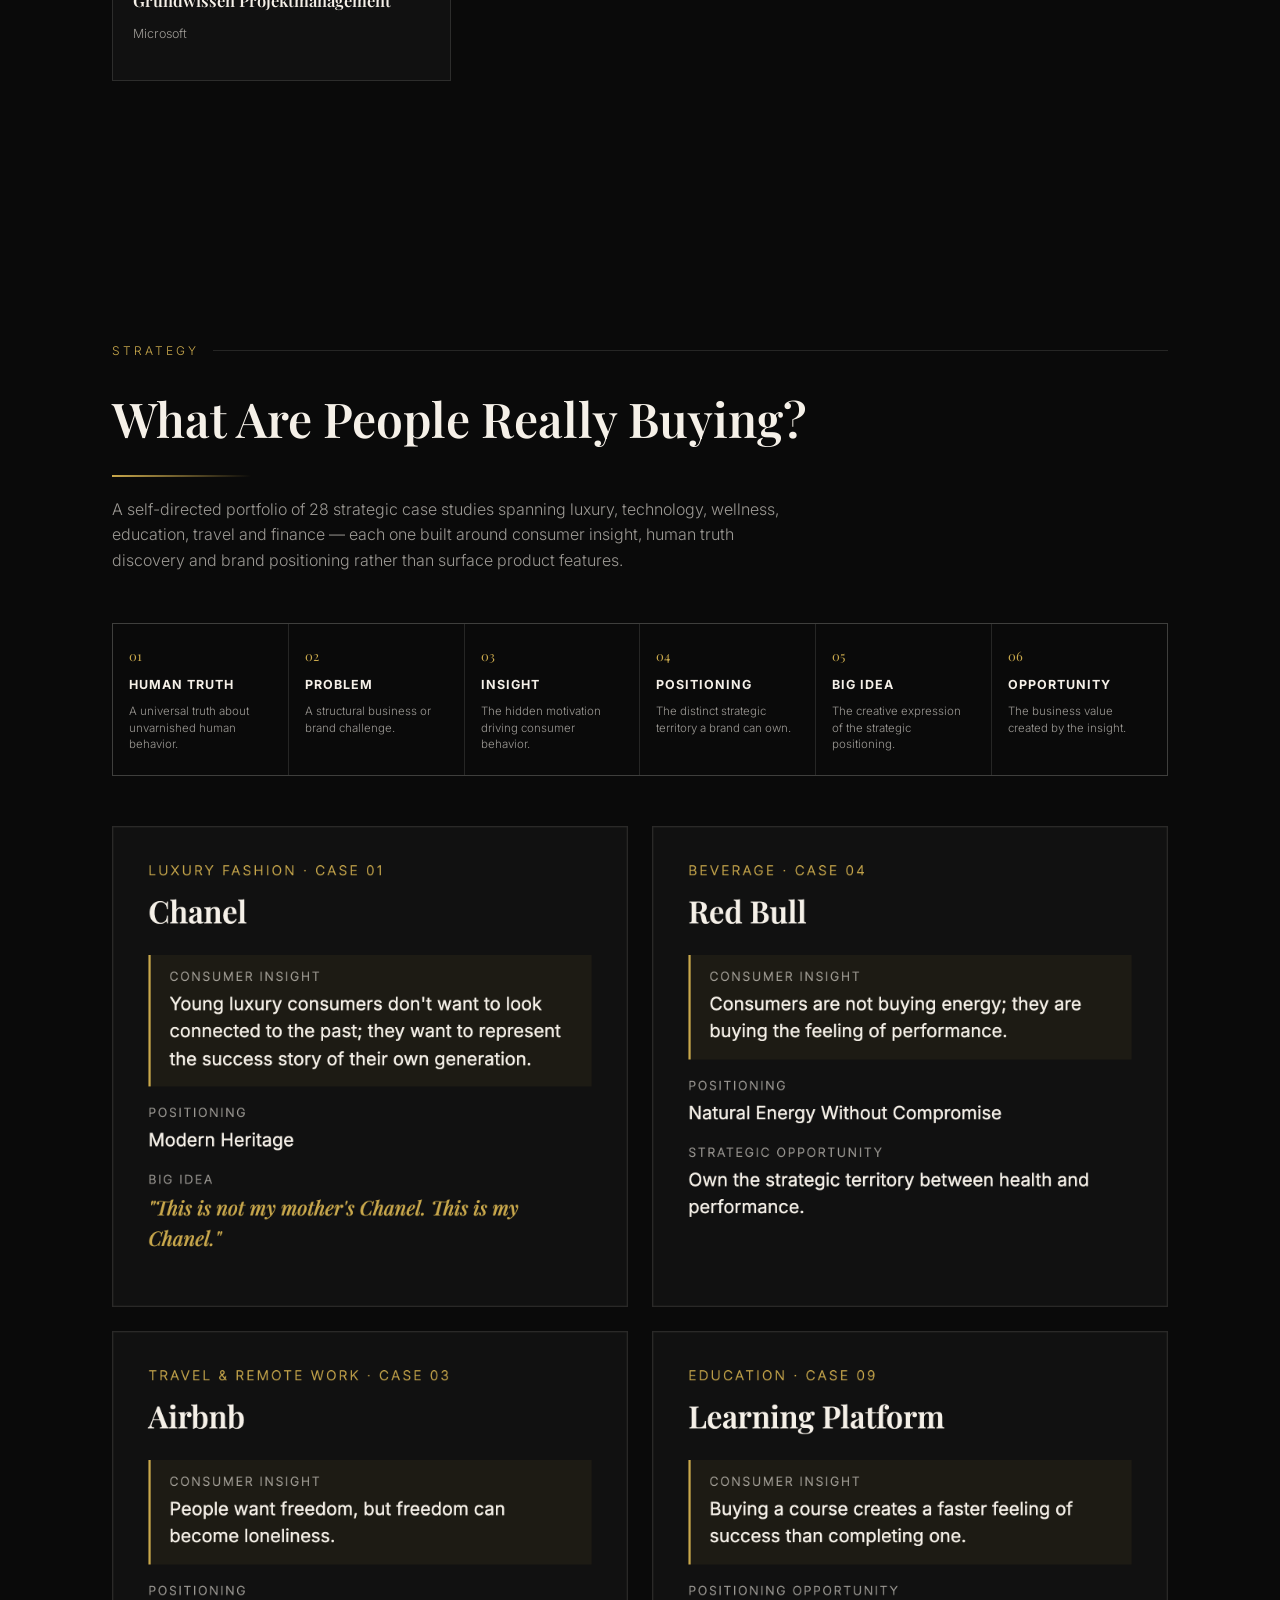
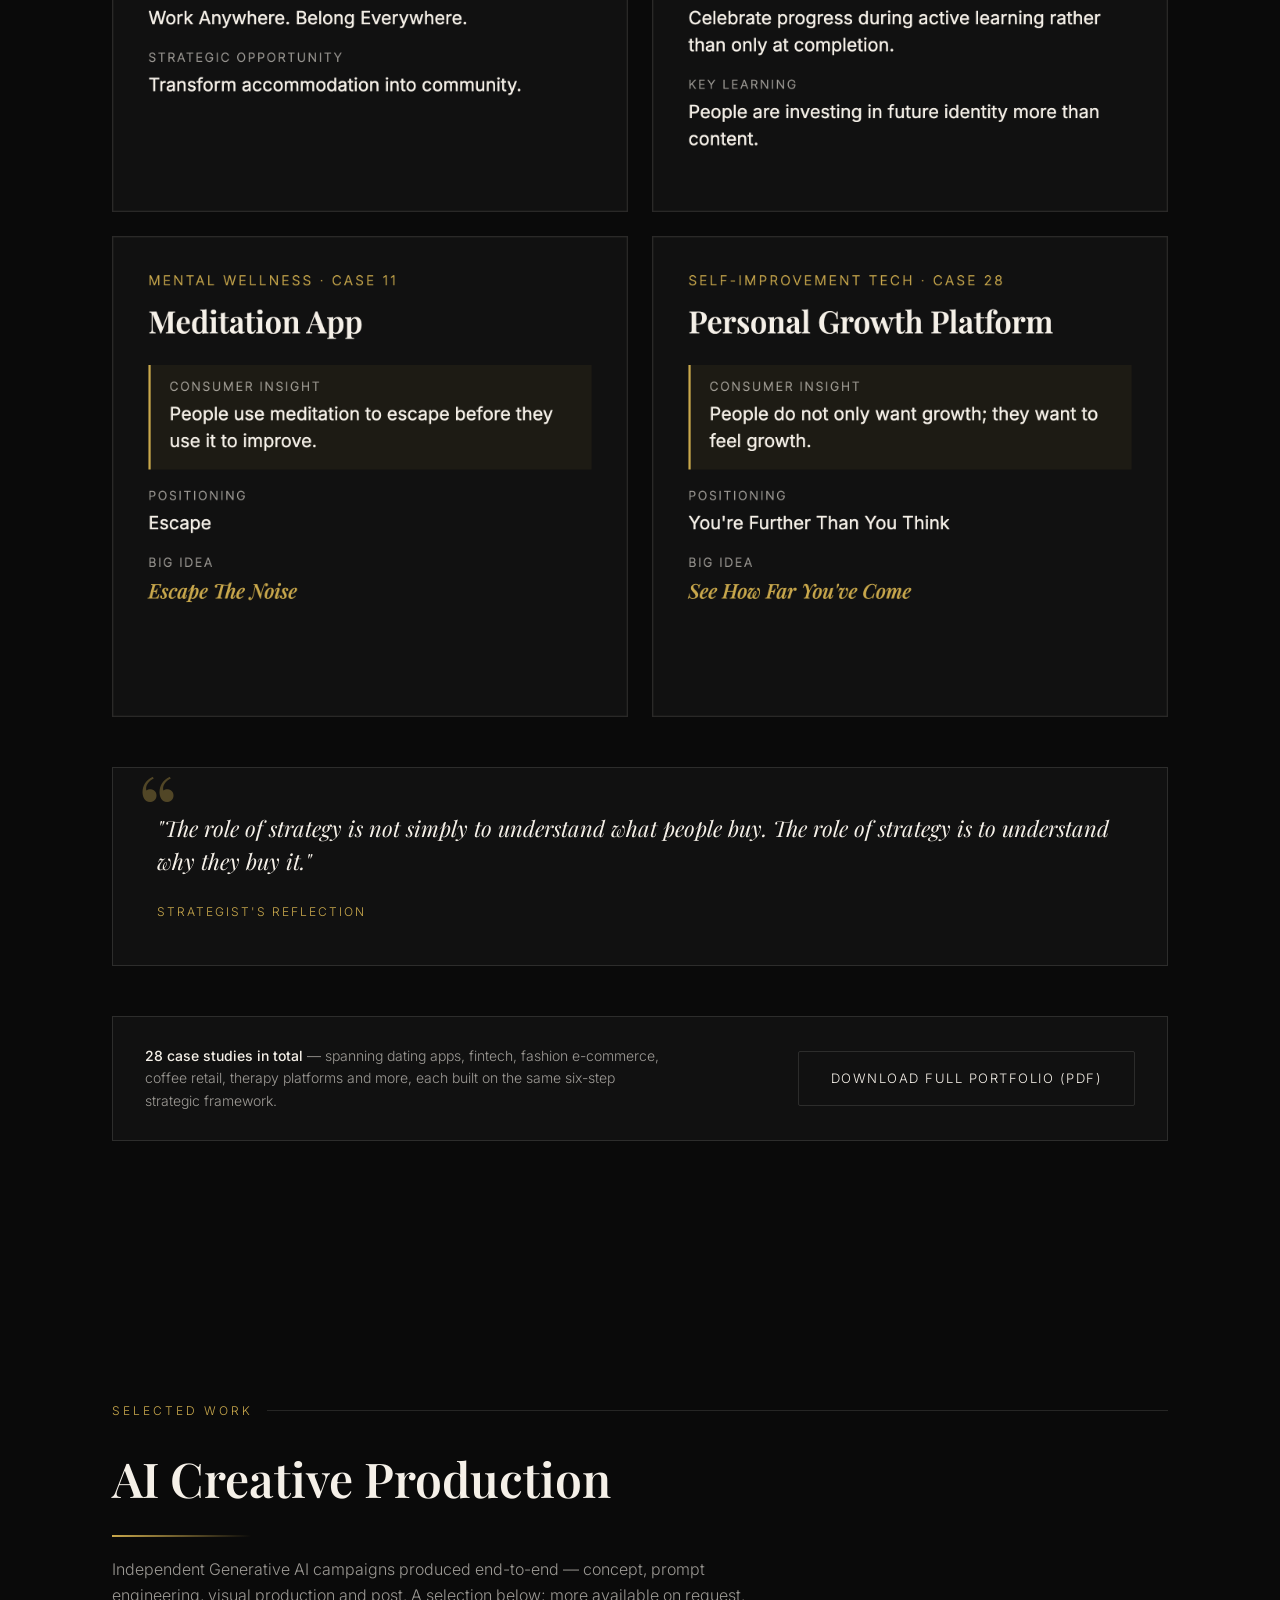
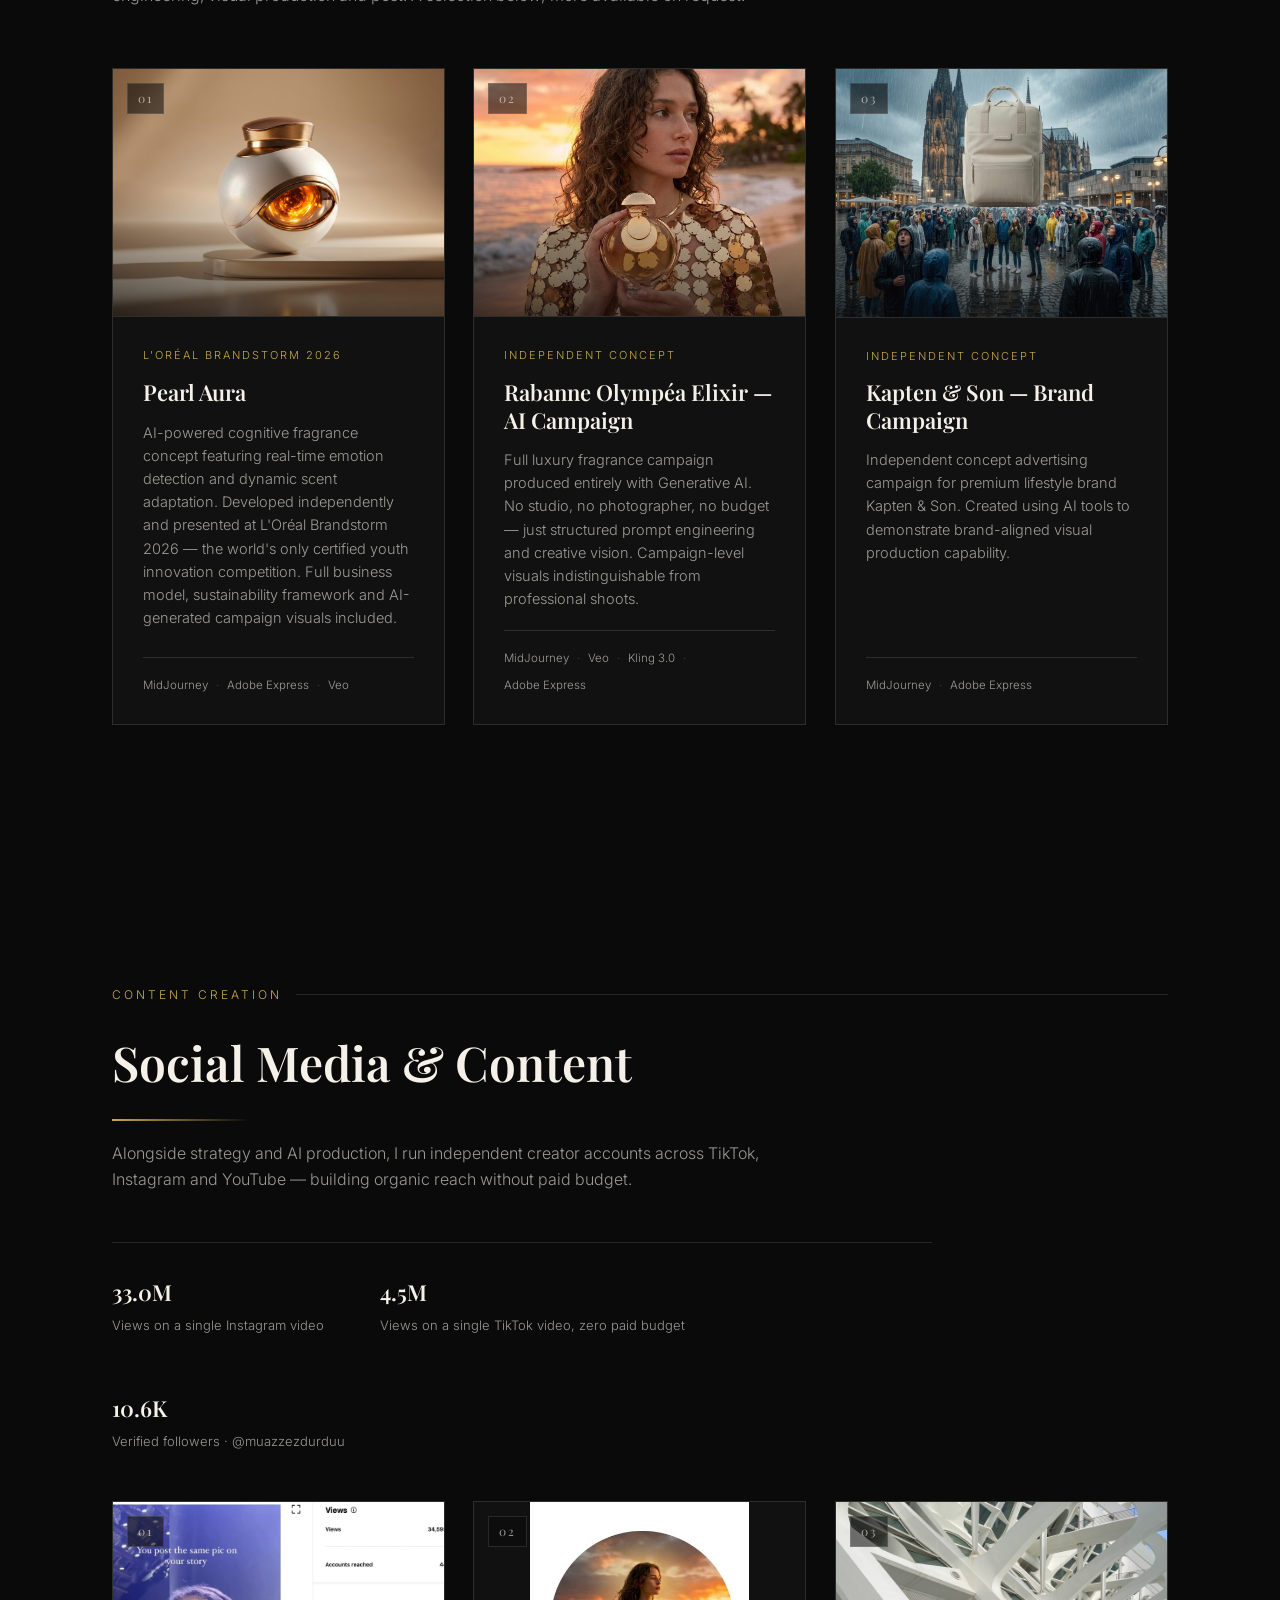
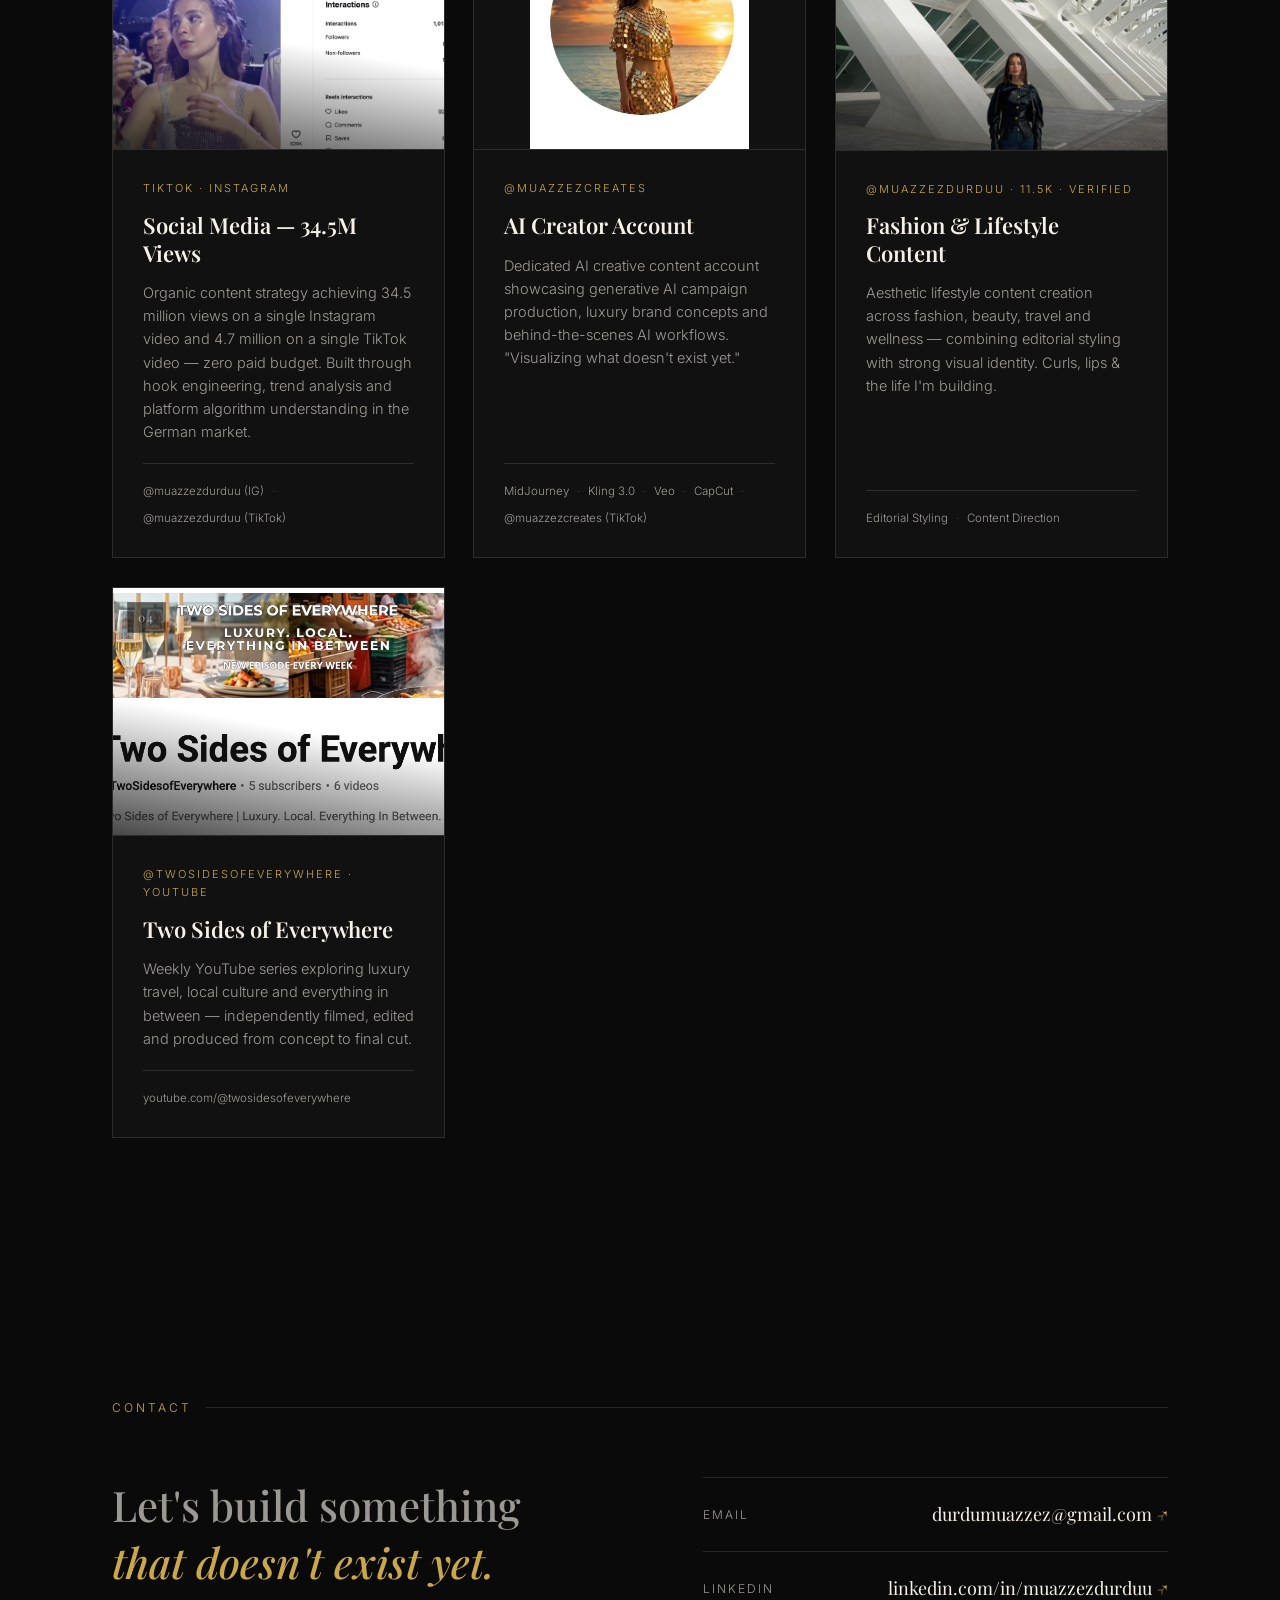
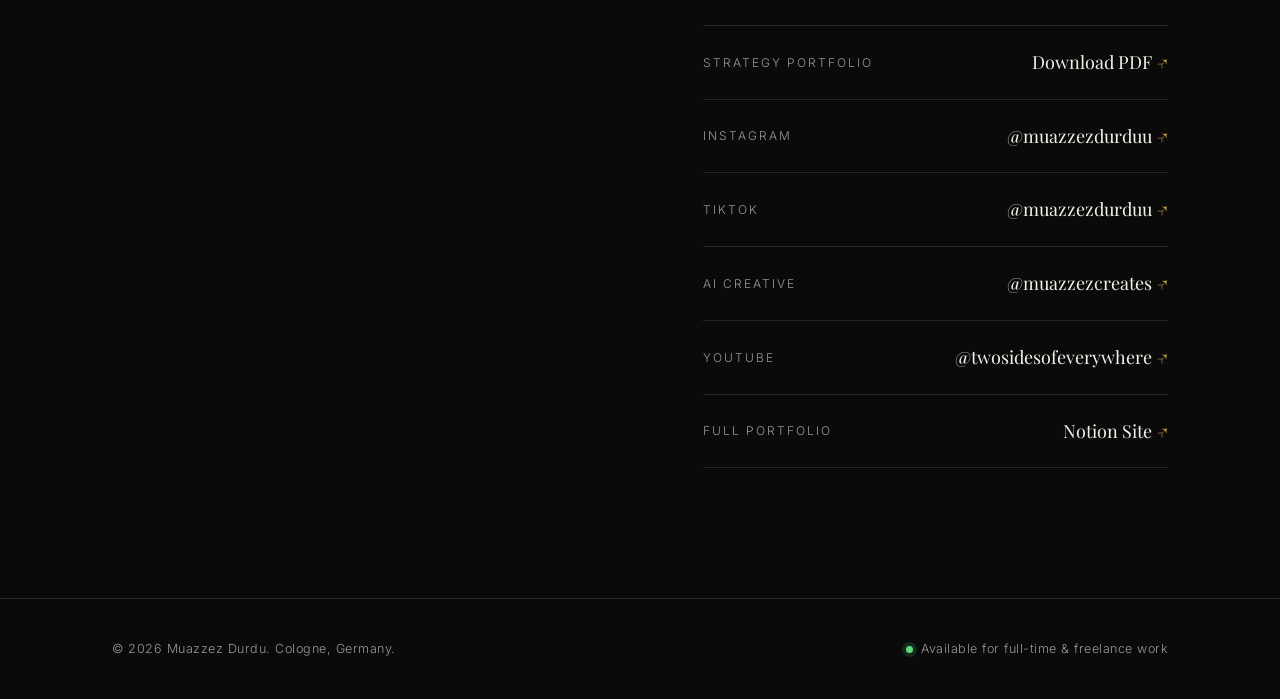
<file: index-3d.html>
<!DOCTYPE html>
<html lang="en">
<head>
<meta charset="UTF-8">
<meta name="viewport" content="width=device-width, initial-scale=1.0">
<title>3D · Muazzez Durdu — Brand Strategist · Digital Marketing & AI · Social Media Management</title>
<meta name="description" content="Muazzez Durdu — Cologne-based Brand Strategist, Digital Marketing & AI and Social Media Management specialist. Creative Producer focused on consumer insight and AI-driven content production.">
<script type="importmap">{"imports":{"three":"./three.module.js"}}</script>
<link rel="preconnect" href="https://fonts.googleapis.com">
<link rel="preconnect" href="https://fonts.gstatic.com" crossorigin>
<link href="https://fonts.googleapis.com/css2?family=Playfair+Display:ital,wght@0,400;0,500;0,600;0,700;1,500&family=Inter:wght@300;400;500;600&display=swap" rel="stylesheet">
<style>
  :root{
    --bg:#0A0A0A;
    --bg-soft:#111111;
    --gold:#C9A84C;
    --gold-soft:rgba(201,168,76,0.35);
    --cream:#F5F0E8;
    --cream-dim:rgba(245,240,232,0.62);
    --line:rgba(245,240,232,0.12);
    --serif:'Playfair Display', Georgia, serif;
    --sans:'Inter', -apple-system, BlinkMacSystemFont, sans-serif;
  }
  *{margin:0;padding:0;box-sizing:border-box;}
  html{scroll-behavior:smooth;}
  body{
    background:var(--bg);
    color:var(--cream);
    font-family:var(--sans);
    font-weight:300;
    line-height:1.6;
    overflow-x:hidden;
    min-height:100vh;
    display:flex;
    flex-direction:column;
  }
  main{flex:1;}
  a{color:inherit;text-decoration:none;}
  img{max-width:100%;display:block;}

  ::selection{background:var(--gold);color:#0A0A0A;}

  .container{
    max-width:1120px;
    margin:0 auto;
    padding:0 32px;
  }

  /* NAV */
  header{
    position:fixed;
    top:0;left:0;right:0;
    z-index:100;
    background:rgba(10,10,10,0.72);
    backdrop-filter:blur(14px);
    -webkit-backdrop-filter:blur(14px);
    border-bottom:1px solid transparent;
    transition:border-color .3s ease, background .3s ease;
  }
  header.scrolled{border-bottom-color:var(--line);}
  nav{
    display:flex;
    align-items:center;
    justify-content:space-between;
    padding:22px 32px;
    max-width:1120px;
    margin:0 auto;
  }
  .logo{
    font-family:var(--serif);
    font-size:19px;
    letter-spacing:0.5px;
    font-weight:600;
  }
  .logo span{color:var(--gold);}
  .nav-links{
    display:flex;
    gap:36px;
    list-style:none;
  }
  .nav-links a{
    font-size:13px;
    letter-spacing:1.5px;
    text-transform:uppercase;
    color:var(--cream-dim);
    transition:color .25s ease;
    position:relative;
  }
  .nav-links a:hover{color:var(--gold);}
  .nav-toggle{display:none;background:none;border:none;color:var(--cream);font-size:24px;cursor:pointer;}

  /* HERO */
  .hero{
    min-height:100vh;
    display:flex;
    align-items:center;
    position:relative;
    padding-top:100px;
    background:
      radial-gradient(circle at 82% 18%, rgba(201,168,76,0.14), transparent 45%),
      radial-gradient(circle at 10% 85%, rgba(201,168,76,0.08), transparent 40%);
  }
  .hero::after{
    content:"";
    position:absolute;
    inset:0;
    background-image:
      linear-gradient(rgba(245,240,232,0.035) 1px, transparent 1px),
      linear-gradient(90deg, rgba(245,240,232,0.035) 1px, transparent 1px);
    background-size:64px 64px;
    mask-image:radial-gradient(circle at 60% 40%, black, transparent 70%);
    pointer-events:none;
  }
  .hero-grid{
    position:relative;
    z-index:1;
    display:grid;
    grid-template-columns:1.35fr 0.9fr;
    gap:64px;
    align-items:center;
  }
  .hero-inner{position:relative;z-index:1;}
  .hero-photo{
    position:relative;
    aspect-ratio:3/4;
    border:1px solid var(--line);
    overflow:hidden;
  }
  .hero-photo::after{
    content:"";
    position:absolute;
    inset:0;
    background:linear-gradient(200deg, rgba(201,168,76,0.16), rgba(10,10,10,0.15) 40%, rgba(10,10,10,0.55));
    pointer-events:none;
  }
  .hero-photo img{
    width:100%;
    height:100%;
    object-fit:cover;
    object-position:center 20%;
  }
  .hero-photo::before{
    content:"";
    position:absolute;
    top:16px;left:16px;right:16px;bottom:16px;
    border:1px solid var(--gold-soft);
    z-index:2;
    pointer-events:none;
  }
  .eyebrow{
    display:inline-flex;
    align-items:center;
    gap:10px;
    font-size:12px;
    letter-spacing:3px;
    text-transform:uppercase;
    color:var(--gold);
    margin-bottom:28px;
  }
  .eyebrow::before{
    content:"";
    width:36px;height:1px;
    background:var(--gold);
  }
  .hero h1{
    font-family:var(--serif);
    font-weight:700;
    font-size:clamp(24px, 2.7vw, 36px);
    line-height:1.3;
    max-width:640px;
    letter-spacing:0.5px;
    text-transform:uppercase;
  }
  .hero h1 em{
    font-style:italic;
    color:var(--gold);
    font-weight:500;
  }
  .hero-subtitle{
    margin-top:18px;
    font-family:var(--serif);
    font-style:italic;
    font-size:clamp(17px, 1.6vw, 21px);
    color:var(--gold);
    max-width:600px;
  }
  .hero-subtitle span{
    color:var(--cream-dim);
    font-style:normal;
    margin:0 4px;
  }
  .hero-sub{
    margin-top:26px;
    max-width:600px;
    font-size:17px;
    color:var(--cream-dim);
    font-weight:300;
  }
  .hero-actions{
    margin-top:44px;
    display:flex;
    gap:18px;
    flex-wrap:wrap;
  }
  .btn{
    display:inline-flex;
    align-items:center;
    gap:10px;
    padding:16px 32px;
    font-size:13px;
    letter-spacing:1.5px;
    text-transform:uppercase;
    border-radius:2px;
    transition:all .3s ease;
    border:1px solid transparent;
  }
  .btn-primary{
    background:var(--gold);
    color:#0A0A0A;
    font-weight:500;
  }
  .btn-primary:hover{background:#e0c06a;transform:translateY(-2px);}
  .btn-ghost{
    border-color:var(--line);
    color:var(--cream);
  }
  .btn-ghost:hover{border-color:var(--gold);color:var(--gold);}

  .stat-row{
    margin-top:80px;
    display:flex;
    gap:56px;
    flex-wrap:wrap;
    padding-top:32px;
    border-top:1px solid var(--line);
    max-width:820px;
  }
  .stat-row div{font-size:13px;color:var(--cream-dim);}
  .stat-row strong{
    display:block;
    font-family:var(--serif);
    font-size:22px;
    color:var(--cream);
    font-weight:600;
    margin-bottom:4px;
  }
  #content .stat-row{margin-top:50px;padding-top:32px;}

  /* SECTION generic */
  section{padding:130px 0;position:relative;}
  .section-label{
    display:flex;
    align-items:center;
    gap:14px;
    margin-bottom:20px;
  }
  .section-label span{
    font-size:12px;
    letter-spacing:3px;
    text-transform:uppercase;
    color:var(--gold);
  }
  .section-label::after{
    content:"";
    flex:1;
    height:1px;
    background:var(--line);
  }
  .section-title{
    font-family:var(--serif);
    font-size:clamp(30px, 4vw, 48px);
    font-weight:600;
    max-width:700px;
    margin-bottom:20px;
  }
  .section-intro{
    font-size:16px;
    color:var(--cream-dim);
    max-width:680px;
    margin-bottom:0;
  }

  /* ABOUT */
  .about-grid{
    display:grid;
    grid-template-columns:1fr 1fr;
    gap:80px;
    align-items:center;
    margin-top:60px;
  }
  .about-text p{
    font-size:17px;
    color:var(--cream-dim);
    margin-bottom:22px;
    font-weight:300;
  }
  .about-text strong{color:var(--cream);font-weight:500;}
  .langs{
    margin-top:40px;
    display:flex;
    flex-wrap:wrap;
    gap:14px;
  }
  .lang-pill{
    padding:10px 18px;
    border:1px solid var(--line);
    border-radius:100px;
    font-size:13px;
    color:var(--cream-dim);
    letter-spacing:0.3px;
  }
  .lang-pill b{color:var(--gold);font-weight:500;}

  .about-side{
    display:flex;
    flex-direction:column;
    gap:28px;
  }
  .video-card{
    position:relative;
    aspect-ratio:9/16;
    max-height:420px;
    margin:0 auto;
    width:100%;
    max-width:245px;
    border:1px solid var(--line);
    overflow:hidden;
    background:var(--bg-soft);
  }
  .video-card::before{
    content:"";
    position:absolute;
    top:14px;left:14px;right:14px;bottom:14px;
    border:1px solid var(--gold-soft);
    z-index:2;
    pointer-events:none;
  }
  .video-card video{
    width:100%;
    height:100%;
    object-fit:cover;
    display:block;
  }
  .video-caption{
    max-width:245px;
    margin:0 auto;
    text-align:center;
  }
  .video-caption p{
    font-family:var(--serif);
    font-style:italic;
    font-size:15px;
    line-height:1.5;
    color:var(--cream);
  }
  .video-caption .quote-tag{
    margin-top:10px;
    font-size:11px;
    letter-spacing:1.5px;
    text-transform:uppercase;
    color:var(--gold);
  }
  .quote-card{
    background:var(--bg-soft);
    border:1px solid var(--line);
    padding:44px;
    position:relative;
  }
  .quote-card::before{
    content:"“";
    font-family:var(--serif);
    font-size:100px;
    color:var(--gold-soft);
    position:absolute;
    top:-10px;left:24px;
    line-height:1;
  }
  .quote-card p{
    font-family:var(--serif);
    font-style:italic;
    font-size:22px;
    line-height:1.5;
    color:var(--cream);
    position:relative;
    z-index:1;
  }
  .quote-card .quote-tag{
    margin-top:24px;
    font-family:var(--sans);
    font-style:normal;
    font-size:12px;
    letter-spacing:2px;
    text-transform:uppercase;
    color:var(--gold);
  }

  /* SKILLS */
  .skills-grid{
    display:grid;
    grid-template-columns:repeat(2, 1fr);
    gap:1px;
    background:var(--line);
    border:1px solid var(--line);
    margin-top:60px;
  }
  .skill-card{
    background:var(--bg);
    padding:40px;
    transition:background .3s ease;
  }
  .skill-card:hover{background:var(--bg-soft);}
  .skill-card h3{
    font-family:var(--serif);
    font-size:20px;
    font-weight:600;
    color:var(--gold);
    margin-bottom:18px;
  }
  .tag-list{
    display:flex;
    flex-wrap:wrap;
    gap:9px;
  }
  .tag{
    font-size:12.5px;
    color:var(--cream-dim);
    border:1px solid var(--line);
    padding:7px 14px;
    letter-spacing:0.3px;
  }

  /* TOOL BADGES */
  .badge-category-label{
    font-size:12px;
    letter-spacing:2.5px;
    text-transform:uppercase;
    color:var(--cream-dim);
    margin:44px 0 18px;
  }
  .badge-category-label:first-of-type{margin-top:50px;}
  .badge-row{
    display:flex;
    flex-wrap:wrap;
    gap:18px;
  }
  .badge{
    display:flex;
    flex-direction:column;
    align-items:center;
    gap:10px;
    width:88px;
  }
  .badge-icon{
    width:64px;height:64px;
    border:1px solid var(--line);
    background:var(--bg-soft);
    display:flex;
    align-items:center;
    justify-content:center;
    font-family:var(--serif);
    font-weight:700;
    font-size:19px;
    color:var(--gold);
    border-radius:14px;
    transition:border-color .25s ease, transform .25s ease;
  }
  .badge:hover .badge-icon{border-color:var(--gold);transform:translateY(-4px);}
  .badge-name{
    font-size:11px;
    color:var(--cream-dim);
    text-align:center;
    letter-spacing:0.2px;
    line-height:1.3;
  }

  /* STRATEGY */
  .framework-grid{
    display:grid;
    grid-template-columns:repeat(6, 1fr);
    gap:1px;
    background:var(--line);
    border:1px solid var(--line);
    margin-top:50px;
  }
  .framework-step{
    background:var(--bg);
    padding:22px 16px;
  }
  .framework-step .fs-num{
    font-family:var(--serif);
    color:var(--gold);
    font-size:13px;
    margin-bottom:8px;
  }
  .framework-step h4{
    font-size:12.5px;
    text-transform:uppercase;
    letter-spacing:1px;
    margin-bottom:8px;
    color:var(--cream);
  }
  .framework-step p{
    font-size:11.5px;
    color:var(--cream-dim);
    line-height:1.45;
  }

  .case-grid{
    display:grid;
    grid-template-columns:1fr 1fr;
    gap:24px;
    margin-top:50px;
  }
  .case-card{
    background:var(--bg-soft);
    border:1px solid var(--line);
    padding:32px;
  }
  .case-card .case-cat{
    font-size:11px;
    letter-spacing:2px;
    text-transform:uppercase;
    color:var(--gold);
    margin-bottom:10px;
  }
  .case-card h3{
    font-family:var(--serif);
    font-size:22px;
    font-weight:600;
    margin-bottom:18px;
  }
  .case-block{margin-bottom:14px;}
  .case-block:last-child{margin-bottom:0;}
  .case-block .cb-label{
    font-size:10.5px;
    letter-spacing:1.5px;
    text-transform:uppercase;
    color:var(--cream-dim);
    margin-bottom:4px;
  }
  .case-block .cb-text{
    font-size:14px;
    color:var(--cream);
    line-height:1.5;
  }
  .case-block.insight{
    border-left:2px solid var(--gold);
    background:rgba(201,168,76,0.06);
    padding:10px 14px;
  }
  .case-block.bigidea .cb-text{
    font-family:var(--serif);
    font-style:italic;
    color:var(--gold);
  }

  .cert-grid{
    display:grid;
    grid-template-columns:repeat(3, 1fr);
    gap:1px;
    background:var(--line);
    border:1px solid var(--line);
    margin-top:50px;
  }
  .cert-card{
    background:var(--bg);
    padding:30px;
    transition:background .3s ease;
    display:flex;
    flex-direction:column;
  }
  .cert-card:hover{background:var(--bg-soft);}
  .cert-issuer{
    font-size:11px;
    letter-spacing:2px;
    text-transform:uppercase;
    color:var(--gold);
    margin-bottom:12px;
  }
  .cert-title{
    font-family:var(--serif);
    font-size:18px;
    font-weight:600;
    line-height:1.3;
    margin-bottom:12px;
  }
  .cert-meta{
    font-size:12.5px;
    color:var(--cream-dim);
    margin-bottom:16px;
    flex:1;
  }
  .cert-link{
    font-size:11.5px;
    letter-spacing:1px;
    text-transform:uppercase;
    color:var(--cream-dim);
    padding-top:14px;
    border-top:1px solid var(--line);
    transition:color .25s ease;
  }
  .cert-link:hover{color:var(--gold);}
  .cert-link .arrow{color:var(--gold);margin-left:4px;}
  .strategy-cta{
    margin-top:50px;
    display:flex;
    align-items:center;
    justify-content:space-between;
    gap:24px;
    flex-wrap:wrap;
    padding:28px 32px;
    border:1px solid var(--line);
    background:var(--bg-soft);
  }
  .strategy-cta p{
    font-size:14px;
    color:var(--cream-dim);
    max-width:520px;
  }
  .strategy-cta p strong{color:var(--cream);font-weight:500;}

  /* PROJECTS */
  .projects-grid{
    display:grid;
    grid-template-columns:repeat(3, 1fr);
    gap:28px;
    margin-top:60px;
  }
  .project-card{
    background:var(--bg-soft);
    border:1px solid var(--line);
    overflow:hidden;
    display:flex;
    flex-direction:column;
    transition:transform .35s ease, border-color .35s ease;
  }
  .project-card:hover{
    transform:translateY(-6px);
    border-color:var(--gold-soft);
  }
  .project-media{
    aspect-ratio:4/3;
    position:relative;
    display:flex;
    align-items:center;
    justify-content:center;
    overflow:hidden;
    border-bottom:1px solid var(--line);
  }
  .project-media::after{
    content:"";
    position:absolute;
    inset:0;
    background:linear-gradient(160deg, rgba(201,168,76,0.16), rgba(10,10,10,0.85));
  }
  .project-media.has-image::after{
    background:linear-gradient(190deg, rgba(10,10,10,0) 55%, rgba(10,10,10,0.75) 100%);
  }
  .project-media img{
    position:absolute;
    inset:0;
    width:100%;
    height:100%;
    object-fit:cover;
    z-index:0;
    transition:transform .6s ease;
  }
  .project-media.contain{background:var(--bg-soft);}
  .project-media.contain img{object-fit:contain;}
  .project-media.contain::after{background:none;}
  .project-card:hover .project-media img{
    transform:scale(1.05);
  }
  .project-num{
    font-family:var(--serif);
    font-size:15px;
    color:var(--cream-dim);
    position:relative;
    z-index:1;
    letter-spacing:2px;
  }
  .project-media.has-image .project-num{
    position:absolute;
    top:14px;
    left:14px;
    background:rgba(10,10,10,0.55);
    border:1px solid var(--line);
    padding:5px 10px;
    font-size:12px;
    z-index:2;
  }
  .project-body{
    padding:30px;
    flex:1;
    display:flex;
    flex-direction:column;
  }
  .project-tag-row{
    font-size:11px;
    letter-spacing:2px;
    text-transform:uppercase;
    color:var(--gold);
    margin-bottom:14px;
  }
  .project-body h3{
    font-family:var(--serif);
    font-size:22px;
    font-weight:600;
    margin-bottom:14px;
    line-height:1.25;
  }
  .project-body p{
    font-size:14.5px;
    color:var(--cream-dim);
    flex:1;
    margin-bottom:20px;
  }
  .project-tools{
    display:flex;
    flex-wrap:wrap;
    gap:8px;
    padding-top:18px;
    border-top:1px solid var(--line);
  }
  .project-tools span{
    font-size:11.5px;
    color:var(--cream-dim);
  }
  .project-tools span:not(:last-child)::after{
    content:"·";
    margin-left:8px;
    color:var(--gold-soft);
  }

  /* CONTACT */
  .contact-wrap{
    margin-top:60px;
    display:grid;
    grid-template-columns:1.1fr 1fr;
    gap:80px;
    align-items:start;
  }
  .contact-big{
    font-family:var(--serif);
    font-size:clamp(28px, 3.4vw, 42px);
    font-weight:500;
    line-height:1.35;
    color:var(--cream-dim);
  }
  .contact-big em{color:var(--gold);font-style:italic;}
  .contact-list{list-style:none;}
  .contact-list li{
    border-top:1px solid var(--line);
    padding:22px 0;
    display:flex;
    justify-content:space-between;
    align-items:center;
  }
  .contact-list li:last-child{border-bottom:1px solid var(--line);}
  .contact-list .label{
    font-size:12px;
    letter-spacing:2px;
    text-transform:uppercase;
    color:var(--cream-dim);
  }
  .contact-list .value{
    font-family:var(--serif);
    font-size:18px;
    color:var(--cream);
    transition:color .25s ease;
  }
  .contact-list a:hover .value{color:var(--gold);}
  .arrow{
    color:var(--gold);
    transition:transform .25s ease;
    display:inline-block;
  }
  .contact-list a:hover .arrow{transform:translateX(4px);}

  footer{
    border-top:1px solid var(--line);
    padding:40px 0;
  }
  .footer-inner{
    display:flex;
    justify-content:space-between;
    align-items:center;
    flex-wrap:wrap;
    gap:16px;
    font-size:12.5px;
    color:var(--cream-dim);
    letter-spacing:0.5px;
  }
  .footer-inner .status{
    display:flex;
    align-items:center;
    gap:8px;
  }
  .dot{
    width:7px;height:7px;
    border-radius:50%;
    background:#5fd97e;
    box-shadow:0 0 0 4px rgba(95,217,126,0.15);
  }

  .reveal{
    opacity:0;
    transform:translateY(24px);
    transition:opacity .8s ease, transform .8s ease;
  }
  .reveal.visible{opacity:1;transform:translateY(0);}

  @media (max-width:900px){
    .about-grid, .contact-wrap{grid-template-columns:1fr;gap:44px;}
    .skills-grid{grid-template-columns:1fr;}
    .projects-grid{grid-template-columns:1fr 1fr;}
    .framework-grid{grid-template-columns:repeat(3, 1fr);}
    .case-grid{grid-template-columns:1fr;}
    .cert-grid{grid-template-columns:1fr 1fr;}
    .hero-grid{grid-template-columns:1fr;gap:40px;}
    .hero-photo{max-width:340px;order:-1;}
  }
  @media (max-width:640px){
    .container{padding:0 22px;}
    nav{padding:18px 22px;}
    .nav-links{
      position:fixed;
      top:64px;left:0;right:0;
      background:rgba(10,10,10,0.98);
      border-bottom:1px solid var(--line);
      flex-direction:column;
      padding:24px 22px;
      gap:22px;
      transform:translateY(-140%);
      transition:transform .3s ease;
    }
    .nav-links.open{transform:translateY(0);}
    .nav-toggle{display:block;}
    .projects-grid{grid-template-columns:1fr;}
    .cert-grid{grid-template-columns:1fr;}
    .stat-row{gap:32px;}
    section{padding:90px 0;}
    .framework-grid{grid-template-columns:repeat(2, 1fr);}
    .strategy-cta{flex-direction:column;align-items:flex-start;}
  }
  /* STATIC IMAGES */
  .badge-img{width:64px;height:64px;border-radius:14px;display:block;transition:transform .25s ease;}
  .badge:hover .badge-img{transform:translateY(-4px);}
  .case-img{margin:0;transition:transform .3s ease;}
  .case-img:hover{transform:translateY(-4px);}
  .case-img img{width:100%;height:auto;display:block;}
  .cert-grid{background:none;border:none;gap:20px;}
  .cert-card{padding:20px;border:1px solid var(--line);background:var(--bg-soft);}
  .cert-thumb{display:block;border:1px solid var(--line);margin-bottom:16px;overflow:hidden;cursor:zoom-in;background:#fff;}
  .cert-thumb img{width:100%;height:auto;display:block;transition:transform .4s ease;}
  .cert-thumb:hover img{transform:scale(1.03);}
  .cert-title{font-size:16.5px;}
  .lightbox{position:fixed;inset:0;background:rgba(5,5,5,.93);display:none;align-items:center;justify-content:center;z-index:200;padding:24px;cursor:zoom-out;}
  .lightbox.open{display:flex;}
  .lightbox img{max-width:min(1100px,100%);max-height:90vh;width:auto;height:auto;border:1px solid var(--gold-soft);box-shadow:0 20px 80px rgba(0,0,0,.6);}
  .lightbox-close{position:absolute;top:14px;right:22px;font-size:34px;line-height:1;color:var(--cream);background:none;border:none;cursor:pointer;}

  /* 3D HERO */
  .hero-3d{position:relative;aspect-ratio:3/4;border:1px solid var(--line);overflow:hidden;
    background:radial-gradient(circle at 50% 42%, rgba(201,168,76,0.22), rgba(10,10,10,0) 62%), #0d0d0d;}
  .hero-3d canvas{position:absolute;inset:0;width:100%;height:100%;display:block;z-index:1;}
  .hero-3d::before{content:"";position:absolute;top:16px;left:16px;right:16px;bottom:16px;border:1px solid var(--gold-soft);z-index:3;pointer-events:none;}
  .hero-3d .fallback{position:absolute;inset:0;width:100%;height:100%;object-fit:cover;object-position:center 20%;z-index:0;}
  .hero-3d.ready .fallback{display:none;}
  .hero-3d .badge{width:max-content;flex-wrap:nowrap;position:absolute;left:28px;bottom:28px;z-index:4;display:flex;align-items:center;gap:12px;
    background:rgba(10,10,10,0.6);backdrop-filter:blur(8px);border:1px solid var(--line);padding:8px 16px 8px 8px;border-radius:40px;}
  .hero-3d .badge img{width:38px;height:38px;border-radius:50%;object-fit:cover;}
  .hero-3d .badge span{white-space:nowrap;font-size:11px;letter-spacing:1.6px;text-transform:uppercase;color:var(--cream-dim);}
  .project-card,.case-card{transition:transform .25s ease, box-shadow .25s ease;will-change:transform;}
  .project-card:hover,.case-card:hover{box-shadow:0 24px 50px rgba(0,0,0,.45);}
</style>
<link rel="stylesheet" href="wow.css">
</head>
<body>
<div id="pre"><div class="mono">M<span>D</span></div><div class="bar"><i></i></div></div>
<div id="prog"></div>
<canvas id="bg3d" aria-hidden="true"></canvas>
<div id="cur"></div>

<header id="siteHeader">
  <nav>
    <a href="#top" class="logo">MUAZZEZ <span>DURDU</span></a>
    <ul class="nav-links" id="navLinks">
      <li><a href="#about">About</a></li>
      <li><a href="#skills">Skills</a></li>
      <li><a href="#strategy">Strategy</a></li>
      <li><a href="#work">Work</a></li>
      <li><a href="portfolio/">Content</a></li>
      <li><a href="#contact">Contact</a></li>
    </ul>
    <button class="nav-toggle" id="navToggle" aria-label="Toggle menu">&#9776;</button>
  </nav>
</header>

<main id="top">

  <!-- HERO -->
  <section class="hero">
    <div class="container hero-grid">
      <div class="hero-inner">
        <div class="eyebrow">Cologne, Germany</div>
        <h1>BRAND STRATEGIST · DIGITAL MARKETING &amp; AI · SOCIAL MEDIA MANAGEMENT</h1>
        <p class="hero-subtitle">Creative Producer <span>|</span> Consumer Insight &amp; AI-Driven Content Production</p>
        <p class="hero-sub">
          I'm a Cologne-based strategist and creative producer combining a B.Sc. in Business
          Administration with self-directed brand strategy work — 28 case studies in consumer
          insight and positioning — and hands-on Generative AI production for luxury and
          lifestyle brands.
        </p>
        <div class="hero-actions">
          <a href="#strategy" class="btn btn-primary">View Strategy Work</a>
          <a href="#contact" class="btn btn-ghost">Get in Touch</a>
        </div>

        <div class="stat-row">
          <div><strong>28</strong>Strategic brand case studies</div>
          <div><strong>6-Step</strong>Proprietary strategy framework</div>
          <div><strong>34.5M</strong>Social &amp; Content — views on a single Instagram video</div>
          <div><strong>4</strong>Languages — DE·EN·TR·FR</div>
        </div>
      </div>

      <div class="hero-3d" id="hero3d">
        <img class="fallback" src="images/profile.jpg" alt="Muazzez Durdu">
        <div class="badge"><img src="images/profile.jpg" alt=""><span>Pearl Aura</span></div>
      </div>
    </div>
  </section>

  <!-- ABOUT -->
  <section id="about">
    <div class="container">
      <div class="section-label"><span>About</span></div>
      <h2 class="section-title reveal">Visualizing what doesn't exist yet.</h2>

      <div class="about-grid">
        <div class="about-text reveal">
          <p>I'm <strong>Muazzez</strong> — a Cologne-based Brand Strategist, Social Media
          Manager and AI Creative Producer combining a B.Sc. in Business Administration with
          self-directed strategic case study work across luxury, technology, wellness,
          education, travel and finance.</p>

          <p>I produce luxury-level visual and video content independently using
          <strong>MidJourney, Veo, Kling 3.0</strong> and Adobe Creative Suite — and I back every
          creative decision with GA4 and Power BI analytics.</p>

          <p>Most recently I developed <strong>Pearl Aura</strong>, an AI-powered cognitive
          fragrance concept presented at L'Oréal Brandstorm 2026.</p>

          <p>Open to full-time roles, freelance projects and creative collaborations worldwide.</p>

          <div class="langs">
            <div class="lang-pill">Turkish <b>Native</b></div>
            <div class="lang-pill">German <b>C1</b></div>
            <div class="lang-pill">English <b>C1</b></div>
            <div class="lang-pill">French <b>B1</b></div>
          </div>
        </div>

        <div class="about-side reveal">
          <div class="video-card">
            <video controls playsinline preload="none" poster="images/genai-poster.jpg">
              <source src="images/genai-talk.mov" type="video/mp4">
            </video>
          </div>
          <div class="video-caption">
            <p>"No studio, no photographer, no budget — just structured prompt engineering
            and creative vision."</p>
            <div class="quote-tag">On producing AI campaigns end-to-end</div>
          </div>
        </div>
      </div>
    </div>
  </section>

  <!-- SKILLS -->
  <section id="skills">
    <div class="container">
      <div class="section-label"><span>Capabilities</span></div>
      <h2 class="section-title reveal">Skills &amp; Tools</h2>

      <div class="skills-grid reveal">
        <div class="skill-card">
          <h3>Brand Strategy</h3>
          <div class="tag-list">
            <span class="tag">Consumer Insight</span>
            <span class="tag">Brand Positioning</span>
            <span class="tag">Persona Development</span>
            <span class="tag">Competitive Analysis</span>
            <span class="tag">Strategic Frameworks</span>
            <span class="tag">Human Truth Discovery</span>
          </div>
        </div>
        <div class="skill-card">
          <h3>Generative AI</h3>
          <div class="tag-list">
            <span class="tag">MidJourney</span>
            <span class="tag">Veo</span>
            <span class="tag">Kling 3.0</span>
            <span class="tag">Seedance 2.0</span>
            <span class="tag">Higgsfield</span>
            <span class="tag">Nano Banana 2</span>
            <span class="tag">Adobe Firefly</span>
            <span class="tag">ElevenLabs</span>
            <span class="tag">Claude</span>
            <span class="tag">Prompt Engineering</span>
          </div>
        </div>
        <div class="skill-card">
          <h3>Adobe Creative Suite</h3>
          <div class="tag-list">
            <span class="tag">Photoshop</span>
            <span class="tag">Illustrator</span>
            <span class="tag">InDesign</span>
            <span class="tag">Premiere Pro</span>
            <span class="tag">After Effects</span>
            <span class="tag">Express</span>
          </div>
        </div>
        <div class="skill-card">
          <h3>Content &amp; Social Media</h3>
          <div class="tag-list">
            <span class="tag">TikTok</span>
            <span class="tag">Instagram</span>
            <span class="tag">Facebook</span>
            <span class="tag">LinkedIn</span>
            <span class="tag">Meta Business Suite</span>
            <span class="tag">Community Management (DE/EN)</span>
            <span class="tag">Content Strategy</span>
            <span class="tag">Creator Marketing</span>
            <span class="tag">UGC Management</span>
          </div>
        </div>
        <div class="skill-card">
          <h3>Data &amp; Analytics</h3>
          <div class="tag-list">
            <span class="tag">Google Analytics 4</span>
            <span class="tag">Google Ads</span>
            <span class="tag">Google Ads AI-Powered Performance</span>
            <span class="tag">Power BI</span>
            <span class="tag">Advanced Excel</span>
          </div>
        </div>
        <div class="skill-card">
          <h3>Video Editing</h3>
          <div class="tag-list">
            <span class="tag">CapCut</span>
            <span class="tag">Adobe Premiere Pro</span>
            <span class="tag">After Effects</span>
            <span class="tag">DaVinci Resolve</span>
          </div>
        </div>
        <div class="skill-card">
          <h3>Languages</h3>
          <div class="tag-list">
            <span class="tag">Turkish — Native</span>
            <span class="tag">German — C1</span>
            <span class="tag">English — C1</span>
            <span class="tag">French — B1</span>
          </div>
        </div>
      </div>

      <div class="badge-category-label reveal">Adobe Creative Cloud</div>
      <div class="badge-row reveal">
        <div class="badge"><img class="badge-img" src="images/tools/ps.png" alt="Photoshop" width="64" height="64" loading="lazy"><div class="badge-name">Photoshop</div></div>
        <div class="badge"><img class="badge-img" src="images/tools/ai.png" alt="Illustrator" width="64" height="64" loading="lazy"><div class="badge-name">Illustrator</div></div>
        <div class="badge"><img class="badge-img" src="images/tools/id.png" alt="InDesign" width="64" height="64" loading="lazy"><div class="badge-name">InDesign</div></div>
        <div class="badge"><img class="badge-img" src="images/tools/pr.png" alt="Premiere Pro" width="64" height="64" loading="lazy"><div class="badge-name">Premiere Pro</div></div>
        <div class="badge"><img class="badge-img" src="images/tools/ae.png" alt="After Effects" width="64" height="64" loading="lazy"><div class="badge-name">After Effects</div></div>
        <div class="badge"><img class="badge-img" src="images/tools/ex.png" alt="Express" width="64" height="64" loading="lazy"><div class="badge-name">Express</div></div>
      </div>

      <div class="badge-category-label reveal">Generative AI</div>
      <div class="badge-row reveal">
        <div class="badge"><img class="badge-img" src="images/tools/mj.png" alt="MidJourney" width="64" height="64" loading="lazy"><div class="badge-name">MidJourney</div></div>
        <div class="badge"><img class="badge-img" src="images/tools/ve.png" alt="Veo" width="64" height="64" loading="lazy"><div class="badge-name">Veo</div></div>
        <div class="badge"><img class="badge-img" src="images/tools/kl.png" alt="Kling 3.0" width="64" height="64" loading="lazy"><div class="badge-name">Kling 3.0</div></div>
        <div class="badge"><img class="badge-img" src="images/tools/sd.png" alt="Seedance 2.0" width="64" height="64" loading="lazy"><div class="badge-name">Seedance 2.0</div></div>
        <div class="badge"><img class="badge-img" src="images/tools/hf.png" alt="Higgsfield" width="64" height="64" loading="lazy"><div class="badge-name">Higgsfield</div></div>
        <div class="badge"><img class="badge-img" src="images/tools/nb.png" alt="Nano Banana 2" width="64" height="64" loading="lazy"><div class="badge-name">Nano Banana 2</div></div>
        <div class="badge"><img class="badge-img" src="images/tools/ff.png" alt="Adobe Firefly" width="64" height="64" loading="lazy"><div class="badge-name">Adobe Firefly</div></div>
        <div class="badge"><img class="badge-img" src="images/tools/el.png" alt="ElevenLabs" width="64" height="64" loading="lazy"><div class="badge-name">ElevenLabs</div></div>
        <div class="badge"><img class="badge-img" src="images/tools/cl.png" alt="Claude" width="64" height="64" loading="lazy"><div class="badge-name">Claude</div></div>
      </div>

      <div class="badge-category-label reveal">Analytics &amp; Growth</div>
      <div class="badge-row reveal">
        <div class="badge"><img class="badge-img" src="images/tools/g4.png" alt="GA4" width="64" height="64" loading="lazy"><div class="badge-name">GA4</div></div>
        <div class="badge"><img class="badge-img" src="images/tools/bi.png" alt="Power BI" width="64" height="64" loading="lazy"><div class="badge-name">Power BI</div></div>
        <div class="badge"><img class="badge-img" src="images/tools/ad.png" alt="Google Ads" width="64" height="64" loading="lazy"><div class="badge-name">Google Ads</div></div>
        <div class="badge"><img class="badge-img" src="images/tools/mb.png" alt="Meta Business Suite" width="64" height="64" loading="lazy"><div class="badge-name">Meta Business Suite</div></div>
      </div>
    </div>
  </section>

  <!-- CERTIFICATIONS -->
  <section id="certifications">
    <div class="container">
      <div class="section-label"><span>Credentials</span></div>
      <h2 class="section-title reveal">Certifications</h2>
      <p class="section-intro reveal">
        Formal coursework in brand strategy, marketing and social media management —
        completed alongside self-directed project work.
      </p>

<div class="badge-category-label reveal" style="margin-top:40px;">Brand &amp; Marketing Strategy</div>
      <div class="cert-grid reveal">

        <div class="cert-card">
          <div class="cert-issuer">SDA Bocconi</div>
          <div class="cert-title">Management of Fashion and Luxury Companies</div>
          <div class="cert-meta">Università Bocconi · via Coursera<br>Aug 2026</div>
          <a class="cert-link" href="https://coursera.org/verify/QZTBUML4OC1J" target="_blank" rel="noopener">Verify <span class="arrow">&#8599;</span></a>
        </div>

        <div class="cert-card">
          <div class="cert-issuer">University of Illinois</div>
          <div class="cert-title">Global Marketing: Building Iconic Brands</div>
          <div class="cert-meta">Gies College of Business · via Coursera<br>Aug 2026</div>
          <a class="cert-link" href="https://coursera.org/verify/ZNOMXK3QG6TL" target="_blank" rel="noopener">Verify <span class="arrow">&#8599;</span></a>
        </div>

        <div class="cert-card">
          <div class="cert-issuer">University of London</div>
          <div class="cert-title">Brand Management: Aligning Business, Brand and Behaviour</div>
          <div class="cert-meta">London Business School · via Coursera<br>Aug 2026</div>
          <a class="cert-link" href="https://coursera.org/verify/BO0X2WHVJ9C6" target="_blank" rel="noopener">Verify <span class="arrow">&#8599;</span></a>
        </div>

        <div class="cert-card">
          <a class="cert-thumb" href="images/certs/hootsuite.jpg" data-alt="Certificate: Social Media Marketing Professional Certificate" aria-label="View certificate: Social Media Marketing Professional Certificate"><img src="images/certs/hootsuite.jpg" alt="Certificate: Social Media Marketing Professional Certificate" width="1000" height="773" loading="lazy"></a>
          <div class="cert-issuer">LinkedIn Learning · May 2026</div>
          <div class="cert-title">Social Media Marketing Professional Certificate</div>
          <div class="cert-meta">Hootsuite</div>
        </div>

      </div>

      <div class="badge-category-label reveal">Digital Marketing &amp; Social Media</div>
      <div class="cert-grid reveal">

        <div class="cert-card">
          <div class="cert-issuer">Meta</div>
          <div class="cert-title">Social Media Management</div>
          <div class="cert-meta">Meta · via Coursera<br>Aug 2026</div>
          <a class="cert-link" href="https://coursera.org/verify/AT7XC26VRSU8" target="_blank" rel="noopener">Verify <span class="arrow">&#8599;</span></a>
        </div>

        <div class="cert-card">
          <a class="cert-thumb" href="images/certs/meta-smm-v2.jpg" data-alt="Certificate: Social Media Marketing Professional Certificate (v.2)" aria-label="View certificate: Social Media Marketing Professional Certificate (v.2)"><img src="images/certs/meta-smm-v2.jpg" alt="Certificate: Social Media Marketing Professional Certificate (v.2)" width="1000" height="773" loading="lazy"></a>
          <div class="cert-issuer">Meta · Aug 2026</div>
          <div class="cert-title">Social Media Marketing Professional Certificate (v.2)</div>
          <div class="cert-meta">via Coursera</div>
          <a class="cert-link" href="https://www.credly.com/go/Q1tqin2T" target="_blank" rel="noopener">Verify <span class="arrow">&#8599;</span></a>
        </div>

        <div class="cert-card">
          <a class="cert-thumb" href="images/certs/workintech.jpg" data-alt="Certificate: Digital Marketing AI" aria-label="View certificate: Digital Marketing AI"><img src="images/certs/workintech.jpg" alt="Certificate: Digital Marketing AI" width="1000" height="773" loading="lazy"></a>
          <div class="cert-issuer">Workintech · 2026</div>
          <div class="cert-title">Digital Marketing AI</div>
          <div class="cert-meta">96-hour program</div>
          <a class="cert-link" href="https://certopus.com/c/bdb5ea95ba604428a60959226b41a297" target="_blank" rel="noopener">Verify <span class="arrow">&#8599;</span></a>
        </div>

        <div class="cert-card">
          <a class="cert-thumb" href="images/certs/googleads.jpg" data-alt="Certificate: Google Ads Apps Certification" aria-label="View certificate: Google Ads Apps Certification"><img src="images/certs/googleads.jpg" alt="Certificate: Google Ads Apps Certification" width="1000" height="773" loading="lazy"></a>
          <div class="cert-issuer">Google · Dec 2025</div>
          <div class="cert-title">Google Ads Apps Certification</div>
        </div>

      </div>

      <div class="badge-category-label reveal">Adobe Creative Cloud</div>
      <div class="cert-grid reveal">

        <div class="cert-card">
          <a class="cert-thumb" href="images/certs/illustrator.jpg" data-alt="Certificate: Essential Skills in Adobe Illustrator" aria-label="View certificate: Essential Skills in Adobe Illustrator"><img src="images/certs/illustrator.jpg" alt="Certificate: Essential Skills in Adobe Illustrator" width="1000" height="773" loading="lazy"></a>
          <div class="cert-issuer">LinkedIn Learning · Jun 2026</div>
          <div class="cert-title">Essential Skills in Adobe Illustrator</div>
          <div class="cert-meta">Adobe · 2025 Professional Certificate</div>
        </div>

        <div class="cert-card">
          <a class="cert-thumb" href="images/certs/photoshop.jpg" data-alt="Certificate: Essential Skills in Adobe Photoshop" aria-label="View certificate: Essential Skills in Adobe Photoshop"><img src="images/certs/photoshop.jpg" alt="Certificate: Essential Skills in Adobe Photoshop" width="1000" height="773" loading="lazy"></a>
          <div class="cert-issuer">LinkedIn Learning · Jun 2026</div>
          <div class="cert-title">Essential Skills in Adobe Photoshop</div>
          <div class="cert-meta">Adobe · 2025 Professional Certificate</div>
        </div>

        <div class="cert-card">
          <a class="cert-thumb" href="images/certs/premiere.jpg" data-alt="Certificate: Essential Skills in Adobe Premiere Pro" aria-label="View certificate: Essential Skills in Adobe Premiere Pro"><img src="images/certs/premiere.jpg" alt="Certificate: Essential Skills in Adobe Premiere Pro" width="1000" height="773" loading="lazy"></a>
          <div class="cert-issuer">LinkedIn Learning · Jun 2026</div>
          <div class="cert-title">Essential Skills in Adobe Premiere Pro</div>
          <div class="cert-meta">Adobe · 2025 Professional Certificate</div>
        </div>

        <div class="cert-card">
          <a class="cert-thumb" href="images/certs/aftereffects.jpg" data-alt="Certificate: After Effects CC 2023 Essential Training" aria-label="View certificate: After Effects CC 2023 Essential Training"><img src="images/certs/aftereffects.jpg" alt="Certificate: After Effects CC 2023 Essential Training" width="1000" height="773" loading="lazy"></a>
          <div class="cert-issuer">LinkedIn Learning · Jun 2026</div>
          <div class="cert-title">After Effects CC 2023 Essential Training</div>
          <div class="cert-meta">Course completion</div>
        </div>

        <div class="cert-card">
          <a class="cert-thumb" href="images/certs/adobe-genai.jpg" data-alt="Certificate: Essential Skills in Generative AI for Creatives" aria-label="View certificate: Essential Skills in Generative AI for Creatives"><img src="images/certs/adobe-genai.jpg" alt="Certificate: Essential Skills in Generative AI for Creatives" width="1000" height="773" loading="lazy"></a>
          <div class="cert-issuer">LinkedIn Learning · Jun 2026</div>
          <div class="cert-title">Essential Skills in Generative AI for Creatives</div>
          <div class="cert-meta">Adobe</div>
        </div>

      </div>

      <div class="badge-category-label reveal">Data, AI &amp; Technical</div>
      <div class="cert-grid reveal">

        <div class="cert-card">
          <a class="cert-thumb" href="images/certs/ga4.jpg" data-alt="Certificate: Google Analytics Certification" aria-label="View certificate: Google Analytics Certification"><img src="images/certs/ga4.jpg" alt="Certificate: Google Analytics Certification" width="1000" height="773" loading="lazy"></a>
          <div class="cert-issuer">Google · Dec 2025</div>
          <div class="cert-title">Google Analytics Certification</div>
        </div>

        <div class="cert-card">
          <a class="cert-thumb" href="images/certs/genai-iuc.jpg" data-alt="Certificate: Üretken Yapay Zeka Eğitimi (Generative AI Training)" aria-label="View certificate: Üretken Yapay Zeka Eğitimi (Generative AI Training)"><img src="images/certs/genai-iuc.jpg" alt="Certificate: Üretken Yapay Zeka Eğitimi (Generative AI Training)" width="1000" height="773" loading="lazy"></a>
          <div class="cert-issuer">İstanbul Üniversitesi-Cerrahpaşa · Mar 2026</div>
          <div class="cert-title">Üretken Yapay Zeka Eğitimi (Generative AI Training)</div>
          <div class="cert-meta">with TALKTOWEB · 10 hours</div>
        </div>

        <div class="cert-card">
          <a class="cert-thumb" href="images/certs/python.jpg" data-alt="Certificate: Programming with Python Professional Certificate" aria-label="View certificate: Programming with Python Professional Certificate"><img src="images/certs/python.jpg" alt="Certificate: Programming with Python Professional Certificate" width="1000" height="773" loading="lazy"></a>
          <div class="cert-issuer">LinkedIn Learning · Jun 2026</div>
          <div class="cert-title">Programming with Python Professional Certificate</div>
          <div class="cert-meta">OpenEDG Python Institute</div>
        </div>

        <div class="cert-card">
          <a class="cert-thumb" href="images/certs/pm-basics.jpg" data-alt="Certificate: Grundwissen Projektmanagement" aria-label="View certificate: Grundwissen Projektmanagement"><img src="images/certs/pm-basics.jpg" alt="Certificate: Grundwissen Projektmanagement" width="1000" height="773" loading="lazy"></a>
          <div class="cert-issuer">LinkedIn Learning · Feb 2026</div>
          <div class="cert-title">Grundwissen Projektmanagement</div>
          <div class="cert-meta">Microsoft</div>
        </div>

      </div>

    </div>
  </section>

  <!-- STRATEGY -->
  <section id="strategy">
    <div class="container">
      <div class="section-label"><span>Strategy</span></div>
      <h2 class="section-title reveal">What Are People Really Buying?</h2>
      <p class="section-intro reveal">
        A self-directed portfolio of 28 strategic case studies spanning luxury, technology,
        wellness, education, travel and finance — each one built around consumer insight,
        human truth discovery and brand positioning rather than surface product features.
      </p>

      <div class="framework-grid reveal">
        <div class="framework-step">
          <div class="fs-num">01</div>
          <h4>Human Truth</h4>
          <p>A universal truth about unvarnished human behavior.</p>
        </div>
        <div class="framework-step">
          <div class="fs-num">02</div>
          <h4>Problem</h4>
          <p>A structural business or brand challenge.</p>
        </div>
        <div class="framework-step">
          <div class="fs-num">03</div>
          <h4>Insight</h4>
          <p>The hidden motivation driving consumer behavior.</p>
        </div>
        <div class="framework-step">
          <div class="fs-num">04</div>
          <h4>Positioning</h4>
          <p>The distinct strategic territory a brand can own.</p>
        </div>
        <div class="framework-step">
          <div class="fs-num">05</div>
          <h4>Big Idea</h4>
          <p>The creative expression of the strategic positioning.</p>
        </div>
        <div class="framework-step">
          <div class="fs-num">06</div>
          <h4>Opportunity</h4>
          <p>The business value created by the insight.</p>
        </div>
      </div>

      <div class="case-grid">
        <figure class="case-img reveal"><img src="images/strategy/chanel.png" alt="Chanel — Luxury Fashion, Case 01. Consumer insight: young luxury consumers don&#x27;t want to look connected to the past; they want to represent the success story of their own generation. Positioning: Modern Heritage. Big idea: This is not my mother&#x27;s Chanel. This is my Chanel." width="1320" height="1230" loading="lazy"></figure>
        <figure class="case-img reveal"><img src="images/strategy/redbull.png" alt="Red Bull — Beverage, Case 04. Consumer insight: consumers are not buying energy; they are buying the feeling of performance. Positioning: Natural Energy Without Compromise. Strategic opportunity: own the territory between health and performance." width="1320" height="1230" loading="lazy"></figure>
        <figure class="case-img reveal"><img src="images/strategy/airbnb.png" alt="Airbnb — Travel and Remote Work, Case 03. Consumer insight: people want freedom, but freedom can become loneliness. Positioning: Work Anywhere. Belong Everywhere. Strategic opportunity: transform accommodation into community." width="1320" height="1230" loading="lazy"></figure>
        <figure class="case-img reveal"><img src="images/strategy/learning.png" alt="Learning Platform — Education, Case 09. Consumer insight: buying a course creates a faster feeling of success than completing one. Positioning opportunity: celebrate progress during active learning rather than only at completion. Key learning: people are investing in future identity more than content." width="1320" height="1230" loading="lazy"></figure>
        <figure class="case-img reveal"><img src="images/strategy/meditation.png" alt="Meditation App — Mental Wellness, Case 11. Consumer insight: people use meditation to escape before they use it to improve. Positioning: Escape. Big idea: Escape The Noise." width="1320" height="1230" loading="lazy"></figure>
        <figure class="case-img reveal"><img src="images/strategy/growth.png" alt="Personal Growth Platform — Self-Improvement Tech, Case 28. Consumer insight: people do not only want growth; they want to feel growth. Positioning: You&#x27;re Further Than You Think. Big idea: See How Far You&#x27;ve Come." width="1320" height="1230" loading="lazy"></figure>
      </div>

      <div class="quote-card reveal" style="margin-top:50px;">
        <p>"The role of strategy is not simply to understand what people buy.
        The role of strategy is to understand why they buy it."</p>
        <div class="quote-tag">Strategist's Reflection</div>
      </div>

      <div class="strategy-cta reveal">
        <p><strong>28 case studies in total</strong> — spanning dating apps, fintech, fashion
        e-commerce, coffee retail, therapy platforms and more, each built on the same
        six-step strategic framework.</p>
        <a href="assets/Muazzez-Durdu-Brand-Strategy-Portfolio.pdf" target="_blank" rel="noopener" class="btn btn-ghost">Download Full Portfolio (PDF)</a>
      </div>
    </div>
  </section>

  <!-- AI CREATIVE WORK -->
  <section id="work">
    <div class="container">
      <div class="section-label"><span>Selected Work</span></div>
      <h2 class="section-title reveal">AI Creative Production</h2>
      <p class="section-intro reveal">
        Independent Generative AI campaigns produced end-to-end — concept, prompt
        engineering, visual production and post. A selection below; more available on
        request.
      </p>

      <div class="projects-grid">

        <article class="project-card reveal">
          <div class="project-media has-image">
            <img src="images/pearl-aura.png" alt="Pearl Aura — AI-powered cognitive fragrance concept, L'Oréal Brandstorm 2026" loading="lazy">
            <span class="project-num">01</span>
          </div>
          <div class="project-body">
            <div class="project-tag-row">L'Oréal Brandstorm 2026</div>
            <h3>Pearl Aura</h3>
            <p>AI-powered cognitive fragrance concept featuring real-time emotion detection
            and dynamic scent adaptation. Developed independently and presented at L'Oréal
            Brandstorm 2026 — the world's only certified youth innovation competition. Full
            business model, sustainability framework and AI-generated campaign visuals included.</p>
            <div class="project-tools">
              <span>MidJourney</span><span>Adobe Express</span><span>Veo</span>
            </div>
          </div>
        </article>

        <article class="project-card reveal">
          <div class="project-media has-image">
            <img src="images/rabanne.jpg" alt="Rabanne Olympéa Elixir — AI-generated luxury fragrance campaign" loading="lazy">
            <span class="project-num">02</span>
          </div>
          <div class="project-body">
            <div class="project-tag-row">Independent Concept</div>
            <h3>Rabanne Olympéa Elixir — AI Campaign</h3>
            <p>Full luxury fragrance campaign produced entirely with Generative AI. No studio,
            no photographer, no budget — just structured prompt engineering and creative
            vision. Campaign-level visuals indistinguishable from professional shoots.</p>
            <div class="project-tools">
              <span>MidJourney</span><span>Veo</span><span>Kling 3.0</span><span>Adobe Express</span>
            </div>
          </div>
        </article>

        <article class="project-card reveal">
          <div class="project-media has-image">
            <img src="images/kapten-son.jpg" alt="Kapten &amp; Son — AI-generated concept brand campaign" loading="lazy">
            <span class="project-num">03</span>
          </div>
          <div class="project-body">
            <div class="project-tag-row">Independent Concept</div>
            <h3>Kapten &amp; Son — Brand Campaign</h3>
            <p>Independent concept advertising campaign for premium lifestyle brand
            Kapten &amp; Son. Created using AI tools to demonstrate brand-aligned visual
            production capability.</p>
            <div class="project-tools">
              <span>MidJourney</span><span>Adobe Express</span>
            </div>
          </div>
        </article>

      </div>
    </div>
  </section>

  <!-- CONTENT CREATION -->
  <section id="content">
    <div class="container">
      <div class="section-label"><span>Content Creation</span></div>
      <h2 class="section-title reveal">Social Media &amp; Content</h2>
      <p class="section-intro reveal">
        Alongside strategy and AI production, I run independent creator accounts across
        TikTok, Instagram and YouTube — building organic reach without paid budget.
      </p>

      <div class="stat-row reveal">
        <div><strong>34.5M</strong>Views on a single Instagram video</div>
        <div><strong>4.7M</strong>Views on a single TikTok video, zero paid budget</div>
        <div><strong>11.5K</strong>Verified followers · @muazzezdurduu</div>
      </div>

      <div class="projects-grid" style="margin-top:50px;">

        <article class="project-card reveal">
          <div class="project-media has-image">
            <img src="images/instagram.jpeg" alt="Instagram analytics screenshot showing 34,595,545 views" loading="lazy">
            <span class="project-num">01</span>
          </div>
          <div class="project-body">
            <div class="project-tag-row">TikTok · Instagram</div>
            <h3>Social Media — 34.5M Views</h3>
            <p>Organic content strategy achieving 34.5 million views on a single Instagram
            video and 4.7 million on a single TikTok video — zero paid budget. Built through
            hook engineering, trend analysis and platform algorithm understanding in the
            German market.</p>
            <div class="project-tools">
              <span><a href="https://www.instagram.com/muazzezdurduu/" target="_blank" rel="noopener">@muazzezdurduu (IG)</a></span><span><a href="https://www.tiktok.com/@muazzezdurduu" target="_blank" rel="noopener">@muazzezdurduu (TikTok)</a></span>
            </div>
          </div>
        </article>

        <article class="project-card reveal">
          <div class="project-media contain has-image">
            <img src="images/muazzezcreates.jpeg" alt="@muazzezcreates profile picture" loading="lazy">
            <span class="project-num">02</span>
          </div>
          <div class="project-body">
            <div class="project-tag-row">@muazzezcreates</div>
            <h3>AI Creator Account</h3>
            <p>Dedicated AI creative content account showcasing generative AI campaign
            production, luxury brand concepts and behind-the-scenes AI workflows.
            "Visualizing what doesn't exist yet."</p>
            <div class="project-tools">
              <span>MidJourney</span><span>Kling 3.0</span><span>Veo</span><span>CapCut</span>
              <span><a href="https://www.tiktok.com/@muazzezcreates" target="_blank" rel="noopener">@muazzezcreates (TikTok)</a></span>
            </div>
          </div>
        </article>

        <article class="project-card reveal">
          <div class="project-media has-image">
            <img src="images/valencia.jpg" alt="Muazzez Durdu — editorial fashion content, Valencia" loading="lazy" style="object-position:center 20%;">
            <span class="project-num">03</span>
          </div>
          <div class="project-body">
            <div class="project-tag-row">@muazzezdurduu · 11.5K · Verified</div>
            <h3>Fashion &amp; Lifestyle Content</h3>
            <p>Aesthetic lifestyle content creation across fashion, beauty, travel and
            wellness — combining editorial styling with strong visual identity. Curls, lips
            &amp; the life I'm building.</p>
            <div class="project-tools">
              <span>Editorial Styling</span><span>Content Direction</span>
            </div>
          </div>
        </article>

        <article class="project-card reveal">
          <div class="project-media has-image">
            <img src="images/twosidesofeverywhere.png" alt="Two Sides of Everywhere — YouTube channel banner" loading="lazy">
            <span class="project-num">04</span>
          </div>
          <div class="project-body">
            <div class="project-tag-row">@twosidesofeverywhere · YouTube</div>
            <h3>Two Sides of Everywhere</h3>
            <p>Weekly YouTube series exploring luxury travel, local culture and everything
            in between — independently filmed, edited and produced from concept to final cut.</p>
            <div class="project-tools">
              <span><a href="https://youtube.com/@twosidesofeverywhere" target="_blank" rel="noopener">youtube.com/@twosidesofeverywhere</a></span>
            </div>
          </div>
        </article>

      </div>
    </div>
  </section>

  <!-- CONTACT -->
  <section id="contact">
    <div class="container">
      <div class="section-label"><span>Contact</span></div>
      <div class="contact-wrap">
        <h2 class="contact-big reveal">Let's build something<br><em>that doesn't exist yet.</em></h2>

        <ul class="contact-list reveal">
          <li>
            <a href="mailto:durdumuazzez@gmail.com" style="display:flex;justify-content:space-between;width:100%;align-items:center;">
              <span class="label">Email</span>
              <span class="value">durdumuazzez@gmail.com <span class="arrow">&#8599;</span></span>
            </a>
          </li>
          <li>
            <a href="https://linkedin.com/in/muazzezdurduu" target="_blank" rel="noopener" style="display:flex;justify-content:space-between;width:100%;align-items:center;">
              <span class="label">LinkedIn</span>
              <span class="value">linkedin.com/in/muazzezdurduu <span class="arrow">&#8599;</span></span>
            </a>
          </li>
          <li>
            <a href="assets/Muazzez-Durdu-Brand-Strategy-Portfolio.pdf" target="_blank" rel="noopener" style="display:flex;justify-content:space-between;width:100%;align-items:center;">
              <span class="label">Strategy Portfolio</span>
              <span class="value">Download PDF <span class="arrow">&#8599;</span></span>
            </a>
          </li>
          <li>
            <a href="https://www.instagram.com/muazzezdurduu/" target="_blank" rel="noopener" style="display:flex;justify-content:space-between;width:100%;align-items:center;">
              <span class="label">Instagram</span>
              <span class="value">@muazzezdurduu <span class="arrow">&#8599;</span></span>
            </a>
          </li>
          <li>
            <a href="https://www.tiktok.com/@muazzezdurduu" target="_blank" rel="noopener" style="display:flex;justify-content:space-between;width:100%;align-items:center;">
              <span class="label">TikTok</span>
              <span class="value">@muazzezdurduu <span class="arrow">&#8599;</span></span>
            </a>
          </li>
          <li>
            <a href="https://www.tiktok.com/@muazzezcreates" target="_blank" rel="noopener" style="display:flex;justify-content:space-between;width:100%;align-items:center;">
              <span class="label">AI Creative</span>
              <span class="value">@muazzezcreates <span class="arrow">&#8599;</span></span>
            </a>
          </li>
          <li>
            <a href="https://youtube.com/@twosidesofeverywhere" target="_blank" rel="noopener" style="display:flex;justify-content:space-between;width:100%;align-items:center;">
              <span class="label">YouTube</span>
              <span class="value">@twosidesofeverywhere <span class="arrow">&#8599;</span></span>
            </a>
          </li>
          <li>
            <a href="https://app.notion.com/p/Muazzez-Durdu-Digital-Creative-AI-Producer-36c6a997653380f79887fae9aa2e3808" target="_blank" rel="noopener" style="display:flex;justify-content:space-between;width:100%;align-items:center;">
              <span class="label">Full Portfolio</span>
              <span class="value">Notion Site <span class="arrow">&#8599;</span></span>
            </a>
          </li>
        </ul>
      </div>
    </div>
  </section>

</main>

<footer>
  <div class="container footer-inner">
    <div>&copy; <span id="year"></span> Muazzez Durdu. Cologne, Germany.</div>
    <div class="status"><span class="dot"></span> Available for full-time &amp; freelance work</div>
  </div>
</footer>

<div class="lightbox" id="lightbox" role="dialog" aria-modal="true" aria-label="Certificate preview"><button class="lightbox-close" aria-label="Close">&times;</button><img alt=""></div>

<script>
  document.getElementById('year').textContent = new Date().getFullYear();

  const header = document.getElementById('siteHeader');
  window.addEventListener('scroll', () => {
    header.classList.toggle('scrolled', window.scrollY > 10);
  });

  const navToggle = document.getElementById('navToggle');
  const navLinks = document.getElementById('navLinks');
  navToggle.addEventListener('click', () => navLinks.classList.toggle('open'));
  navLinks.querySelectorAll('a').forEach(a => a.addEventListener('click', () => navLinks.classList.remove('open')));

  const revealEls = document.querySelectorAll('.reveal');
  const io = new IntersectionObserver((entries) => {
    entries.forEach(entry => {
      if (entry.isIntersecting) {
        entry.target.classList.add('visible');
        io.unobserve(entry.target);
      }
    });
  }, { threshold: 0.15 });
  revealEls.forEach(el => io.observe(el));
  const lb = document.getElementById('lightbox');
  const lbImg = lb.querySelector('img');
  document.querySelectorAll('.cert-thumb').forEach(a => a.addEventListener('click', e => {
    e.preventDefault();
    lbImg.src = a.getAttribute('href');
    lbImg.alt = a.dataset.alt || '';
    lb.classList.add('open');
  }));
  lb.addEventListener('click', () => lb.classList.remove('open'));
  document.addEventListener('keydown', e => { if (e.key === 'Escape') lb.classList.remove('open'); });
</script>

<script type="module" src="hero3d.js"></script>
<script type="module" src="wow.js"></script>
</body>
</html>
</file>
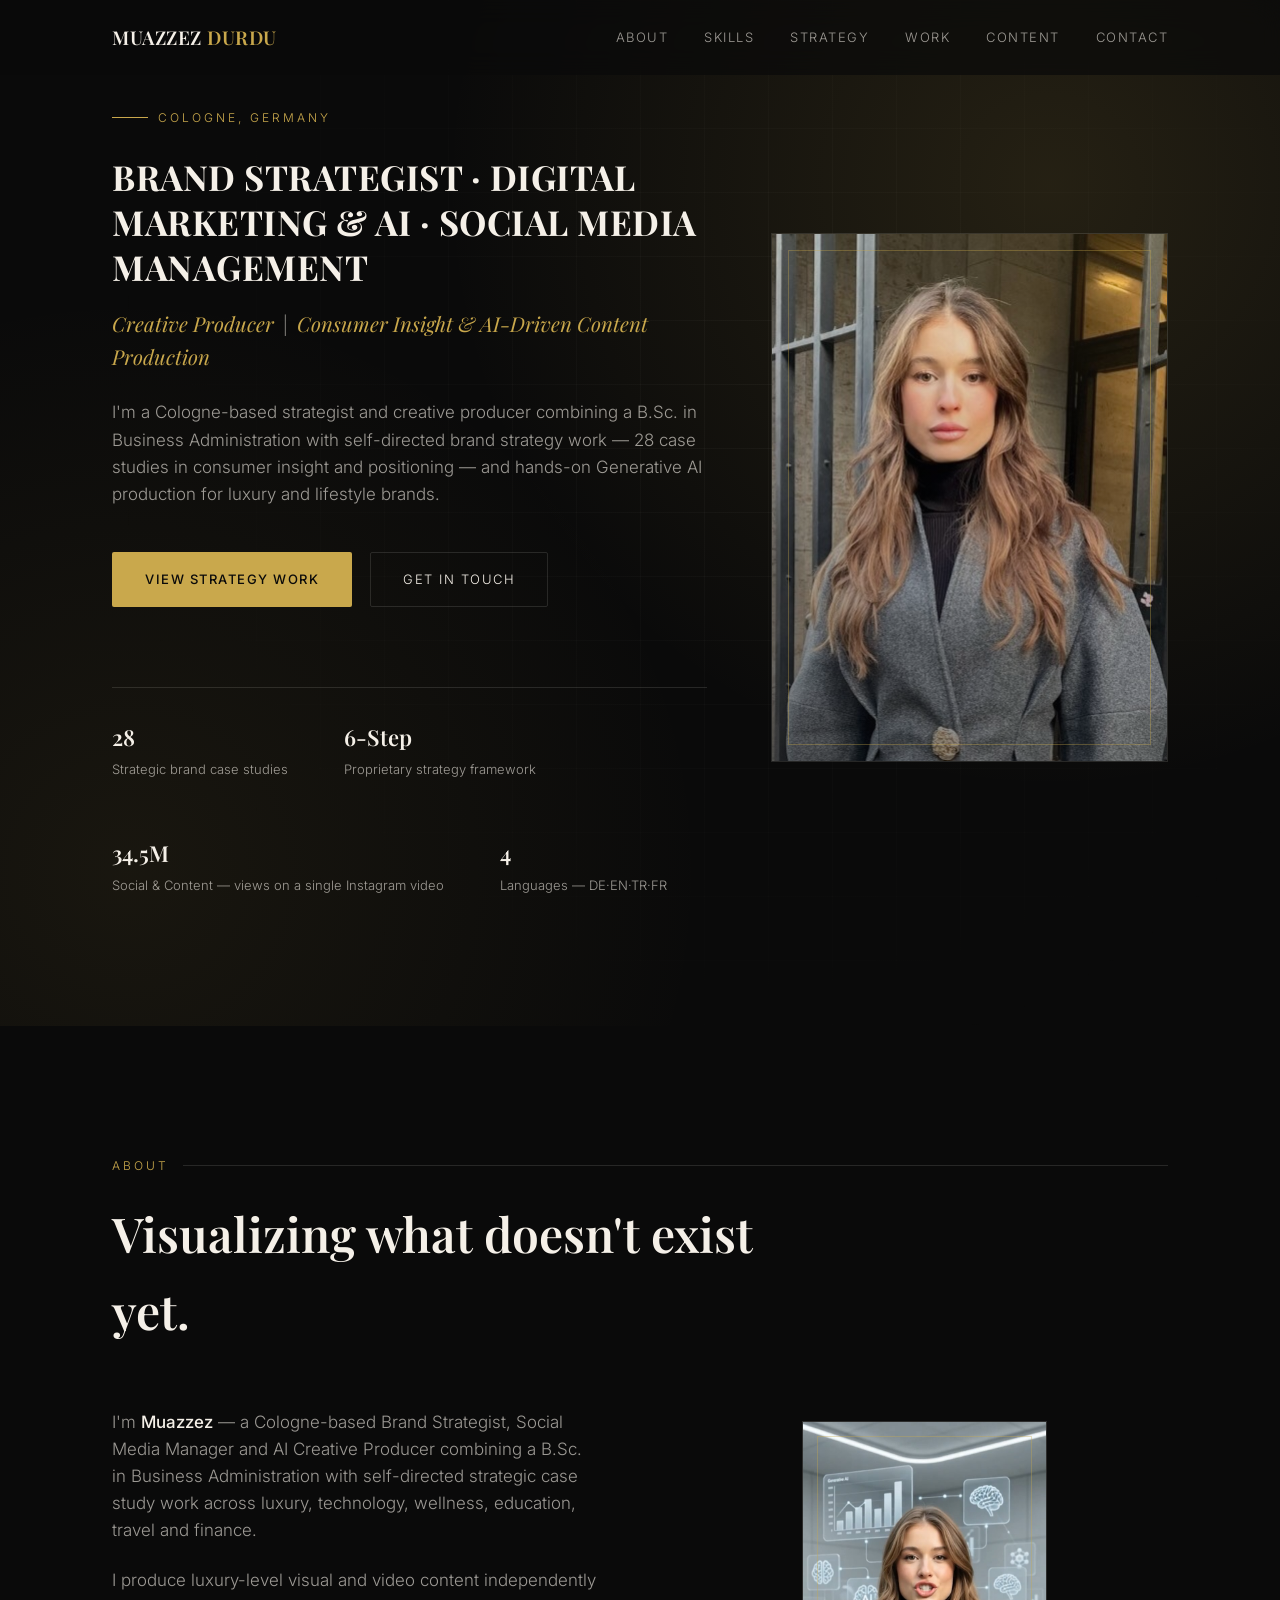
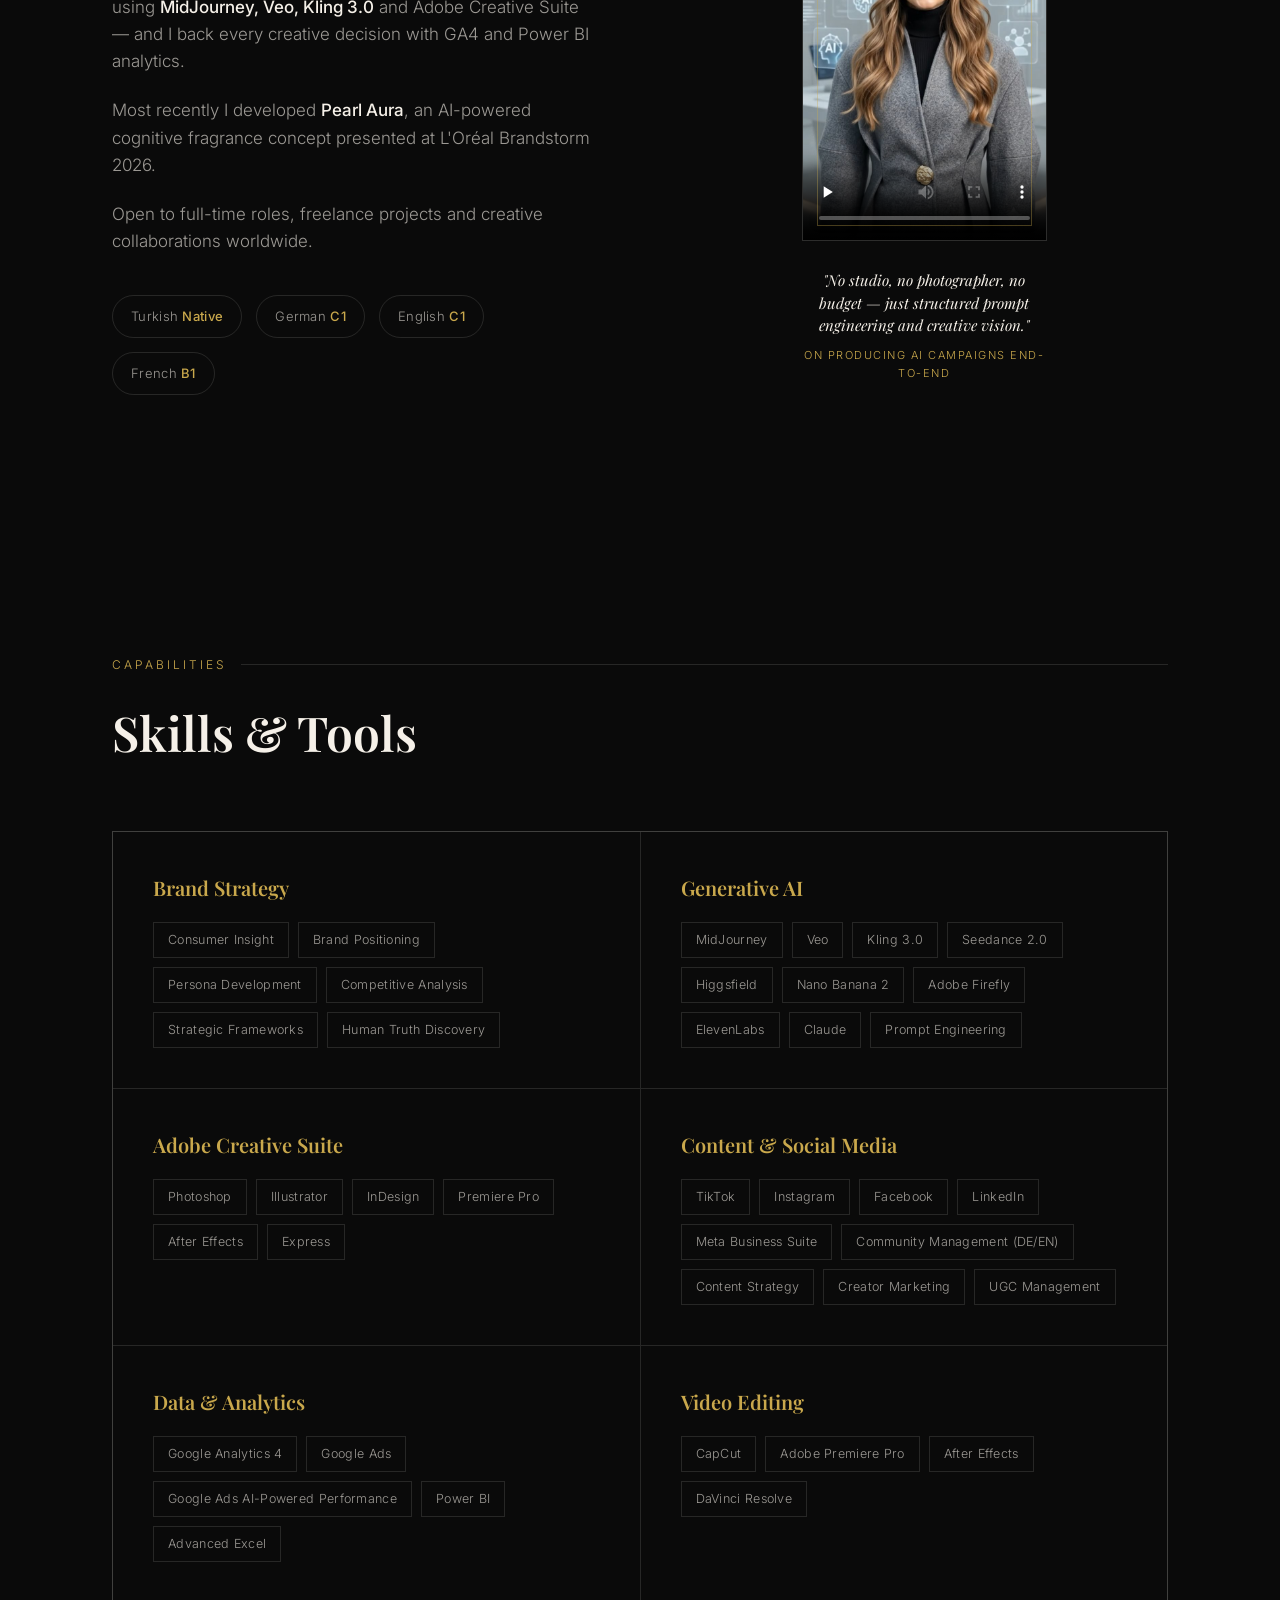
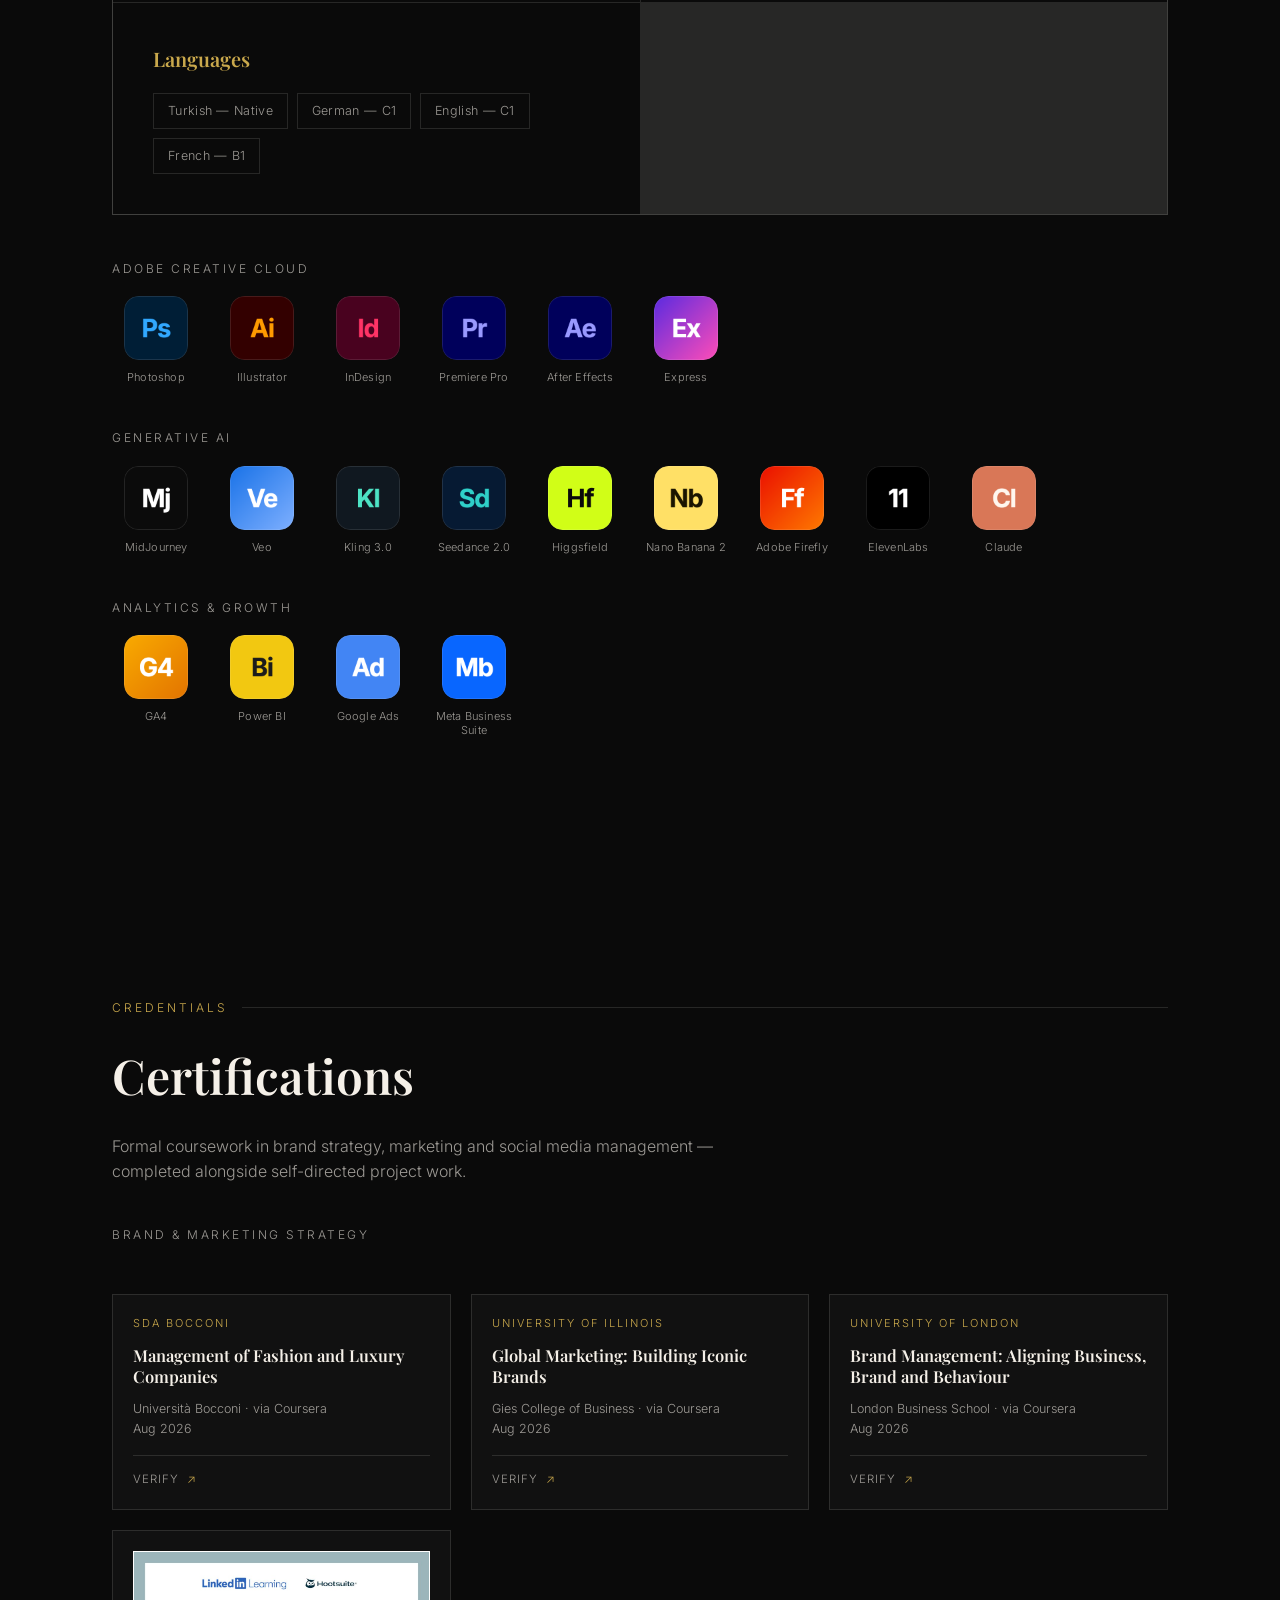
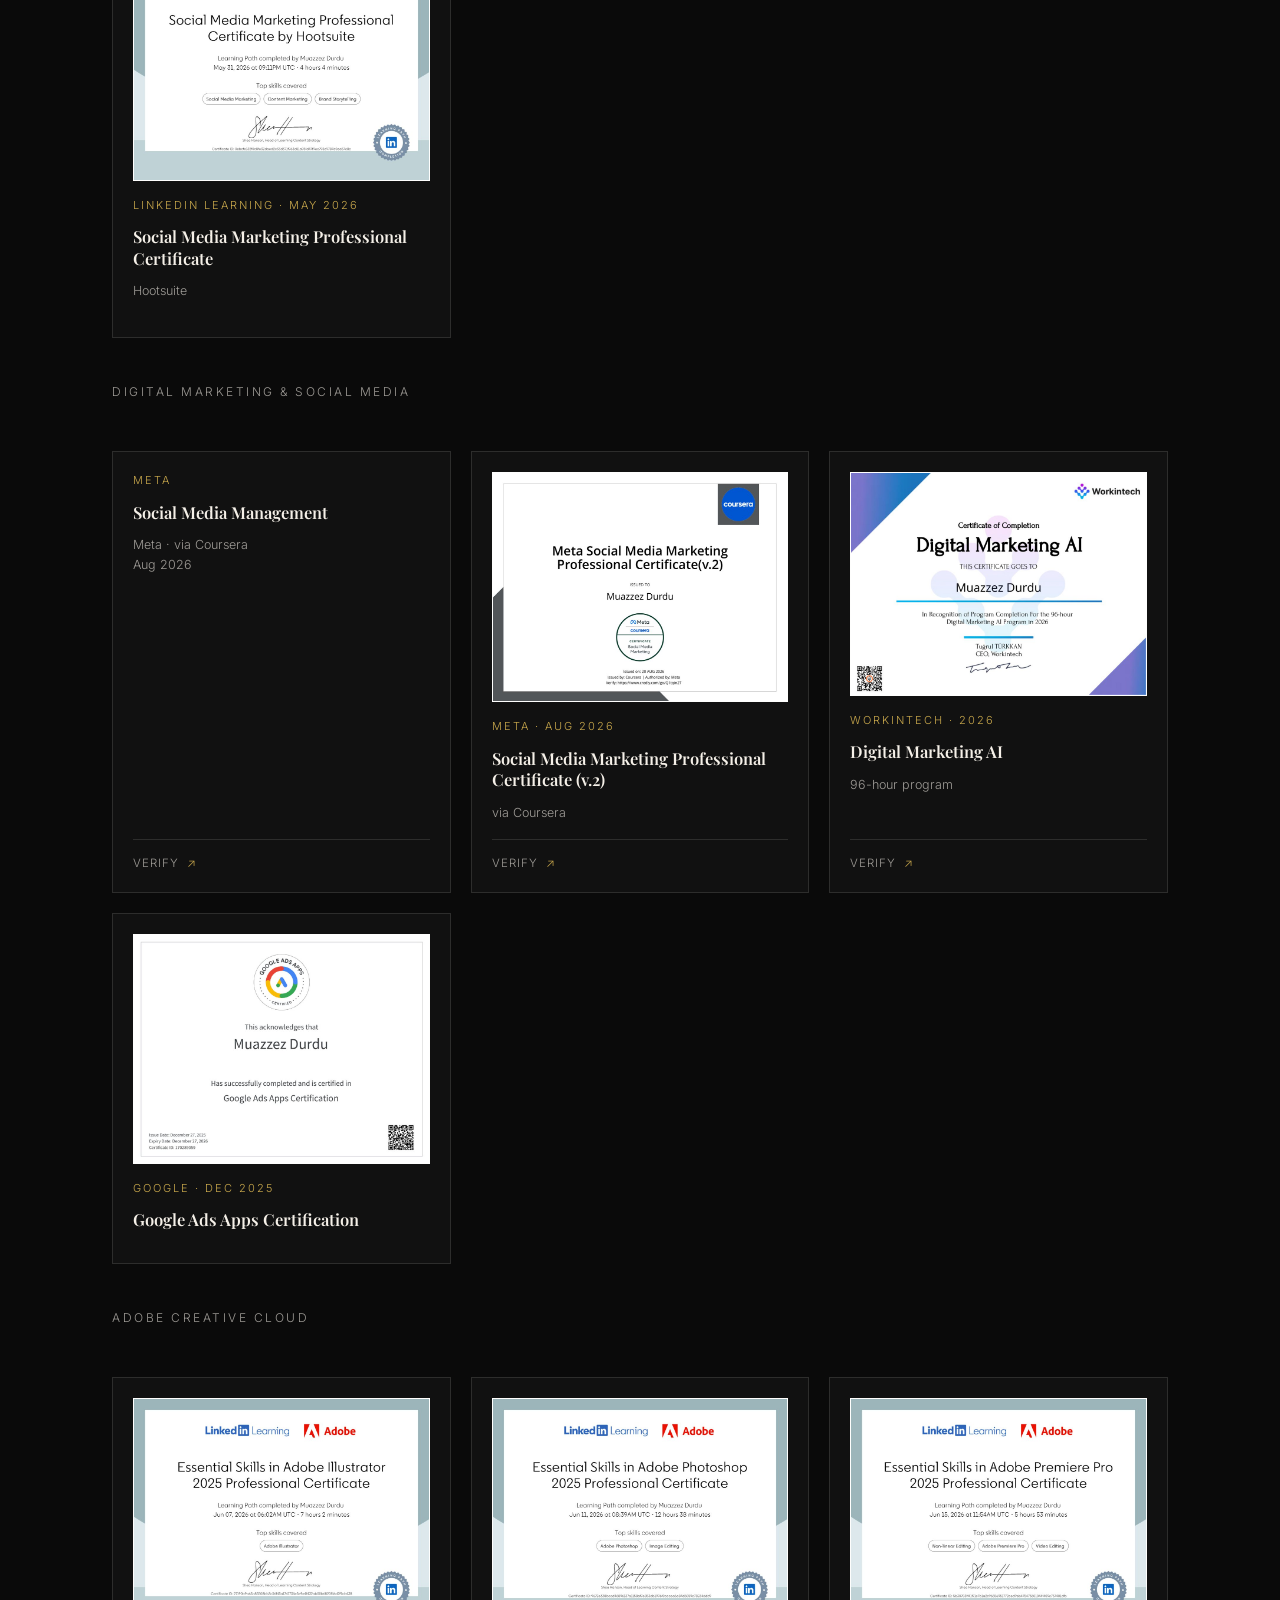
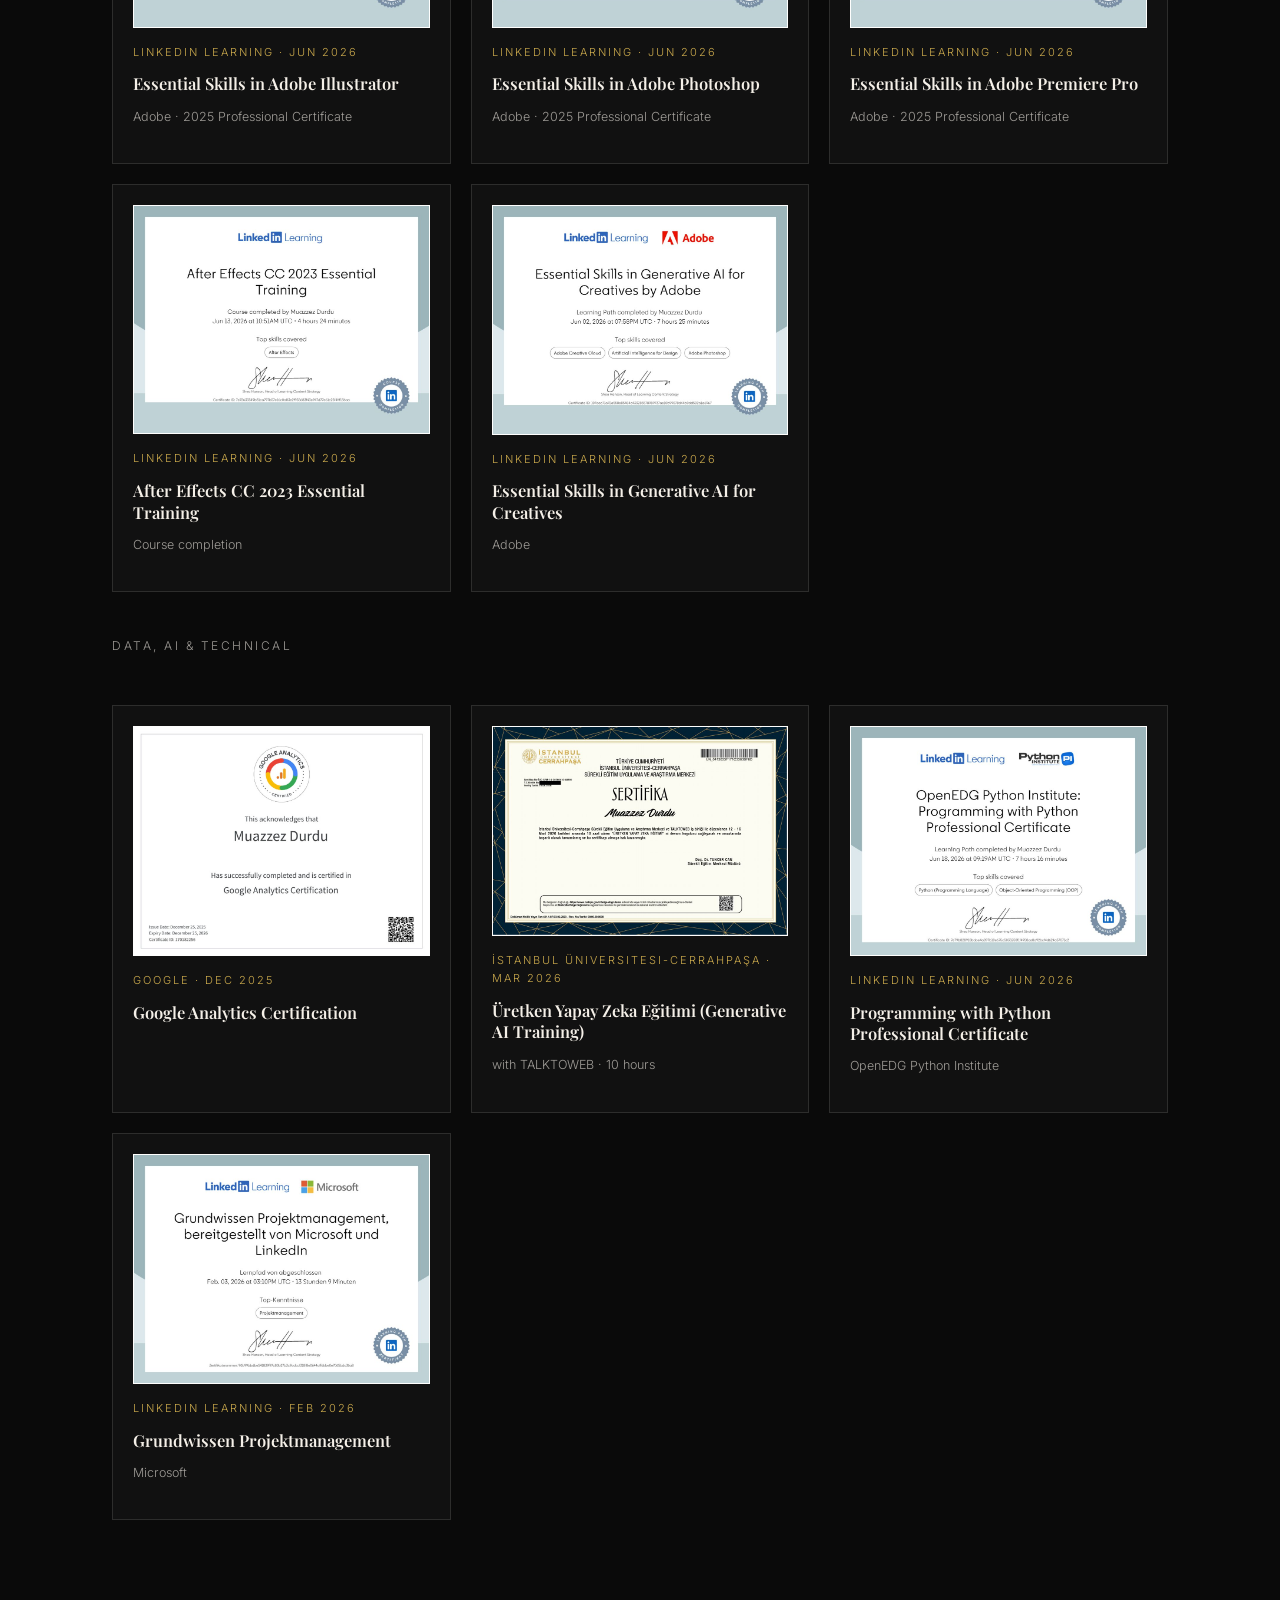
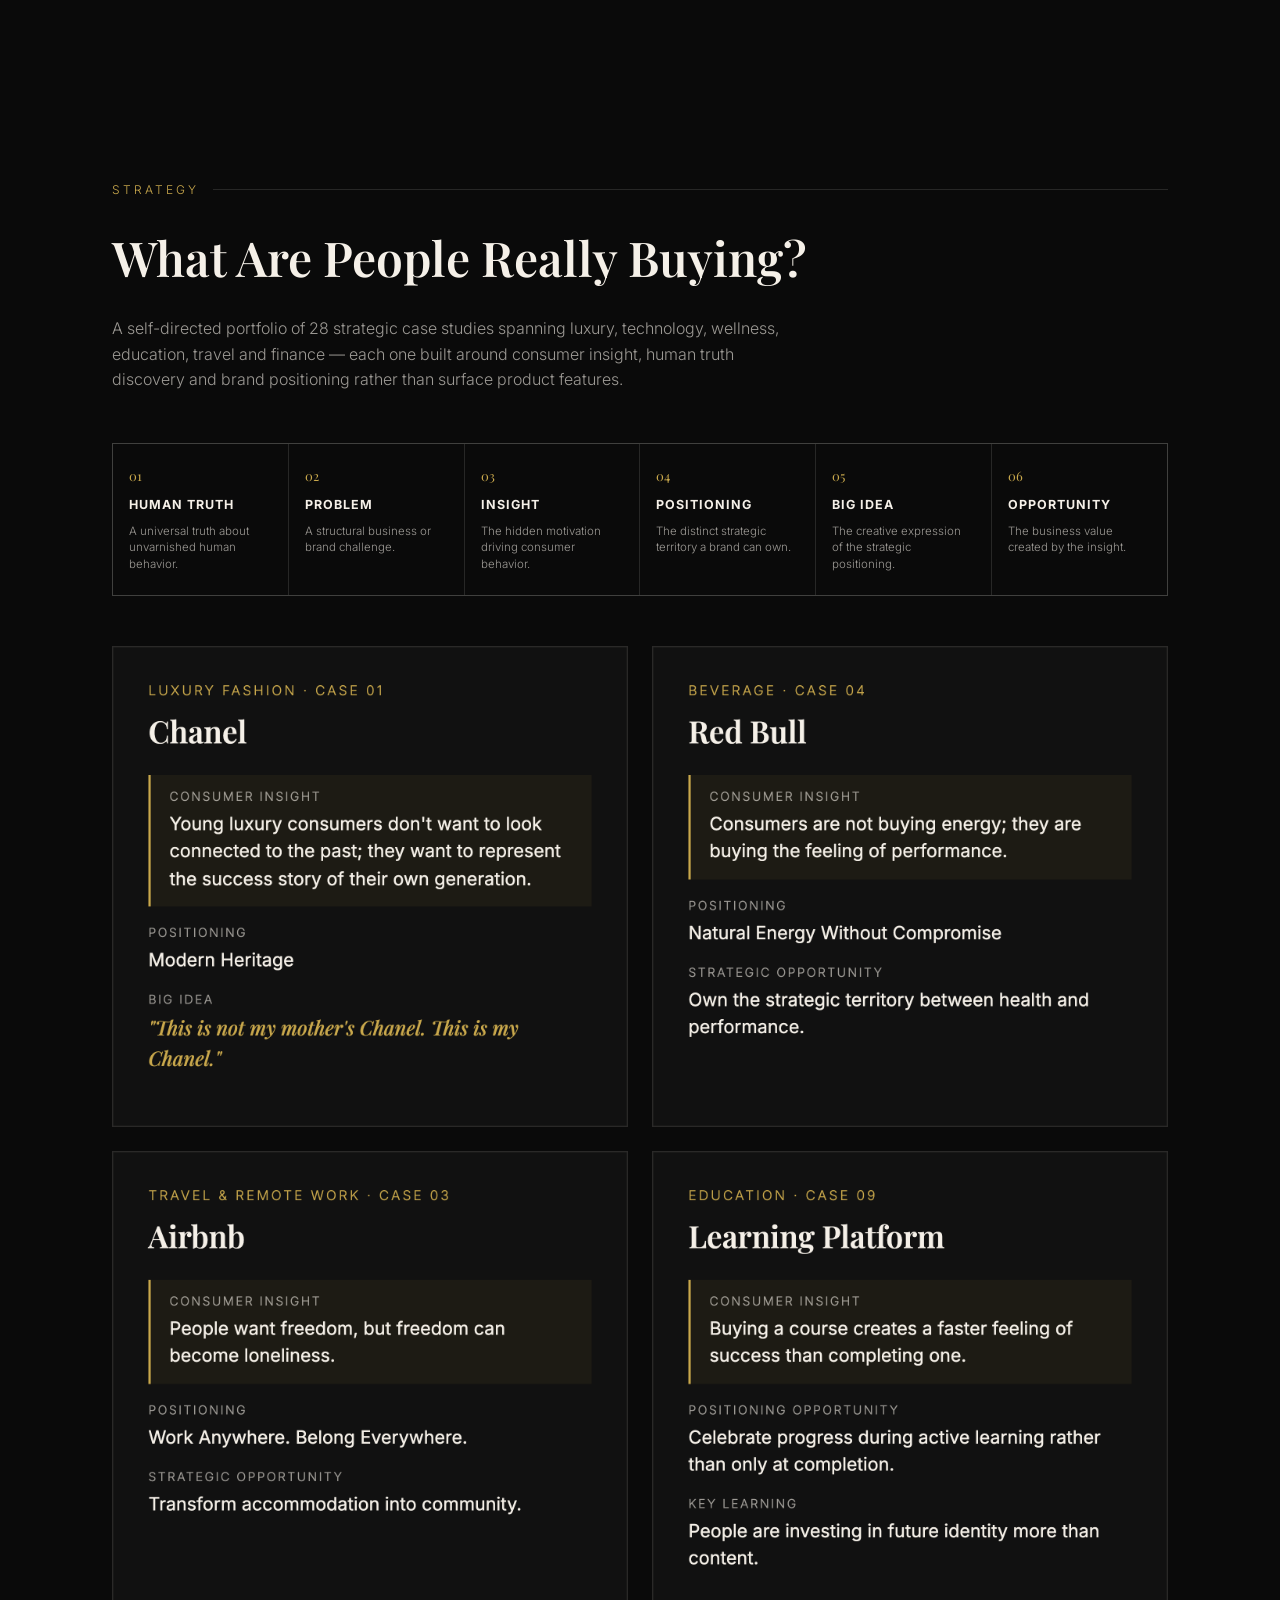
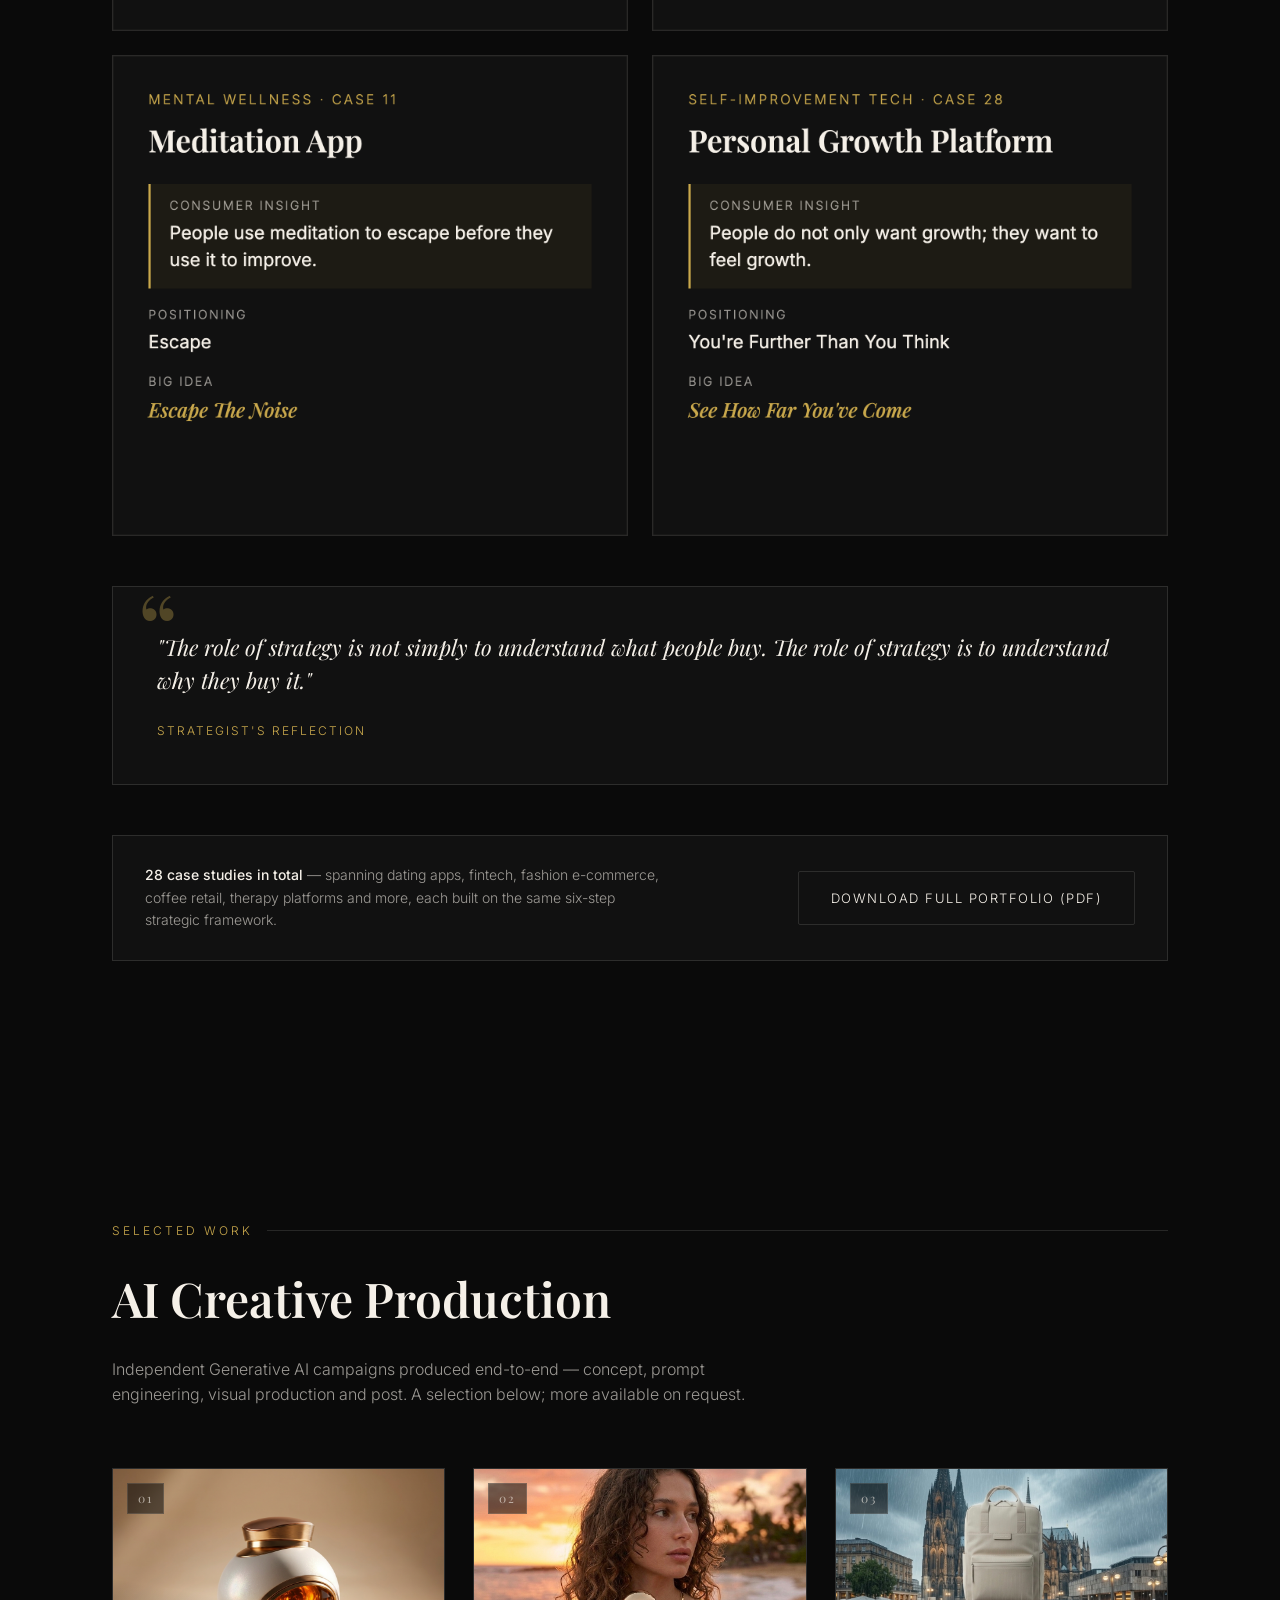
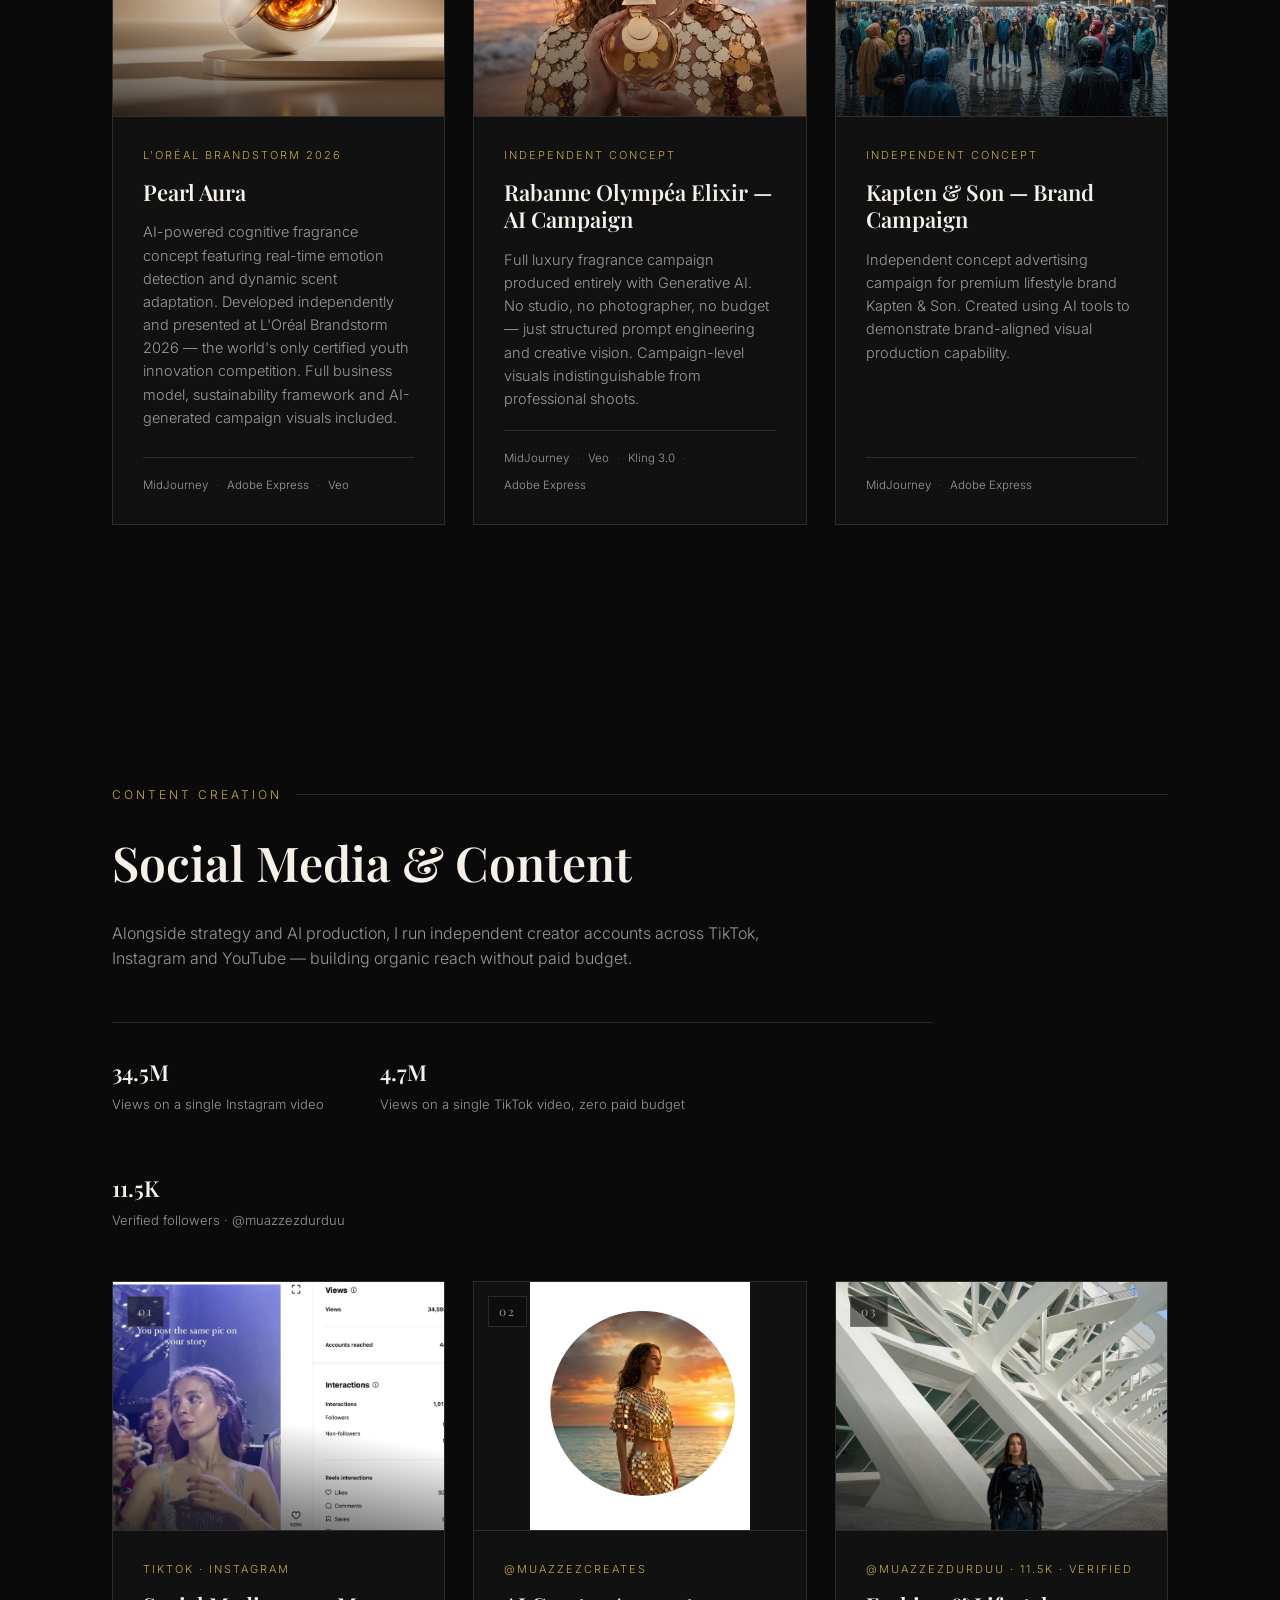
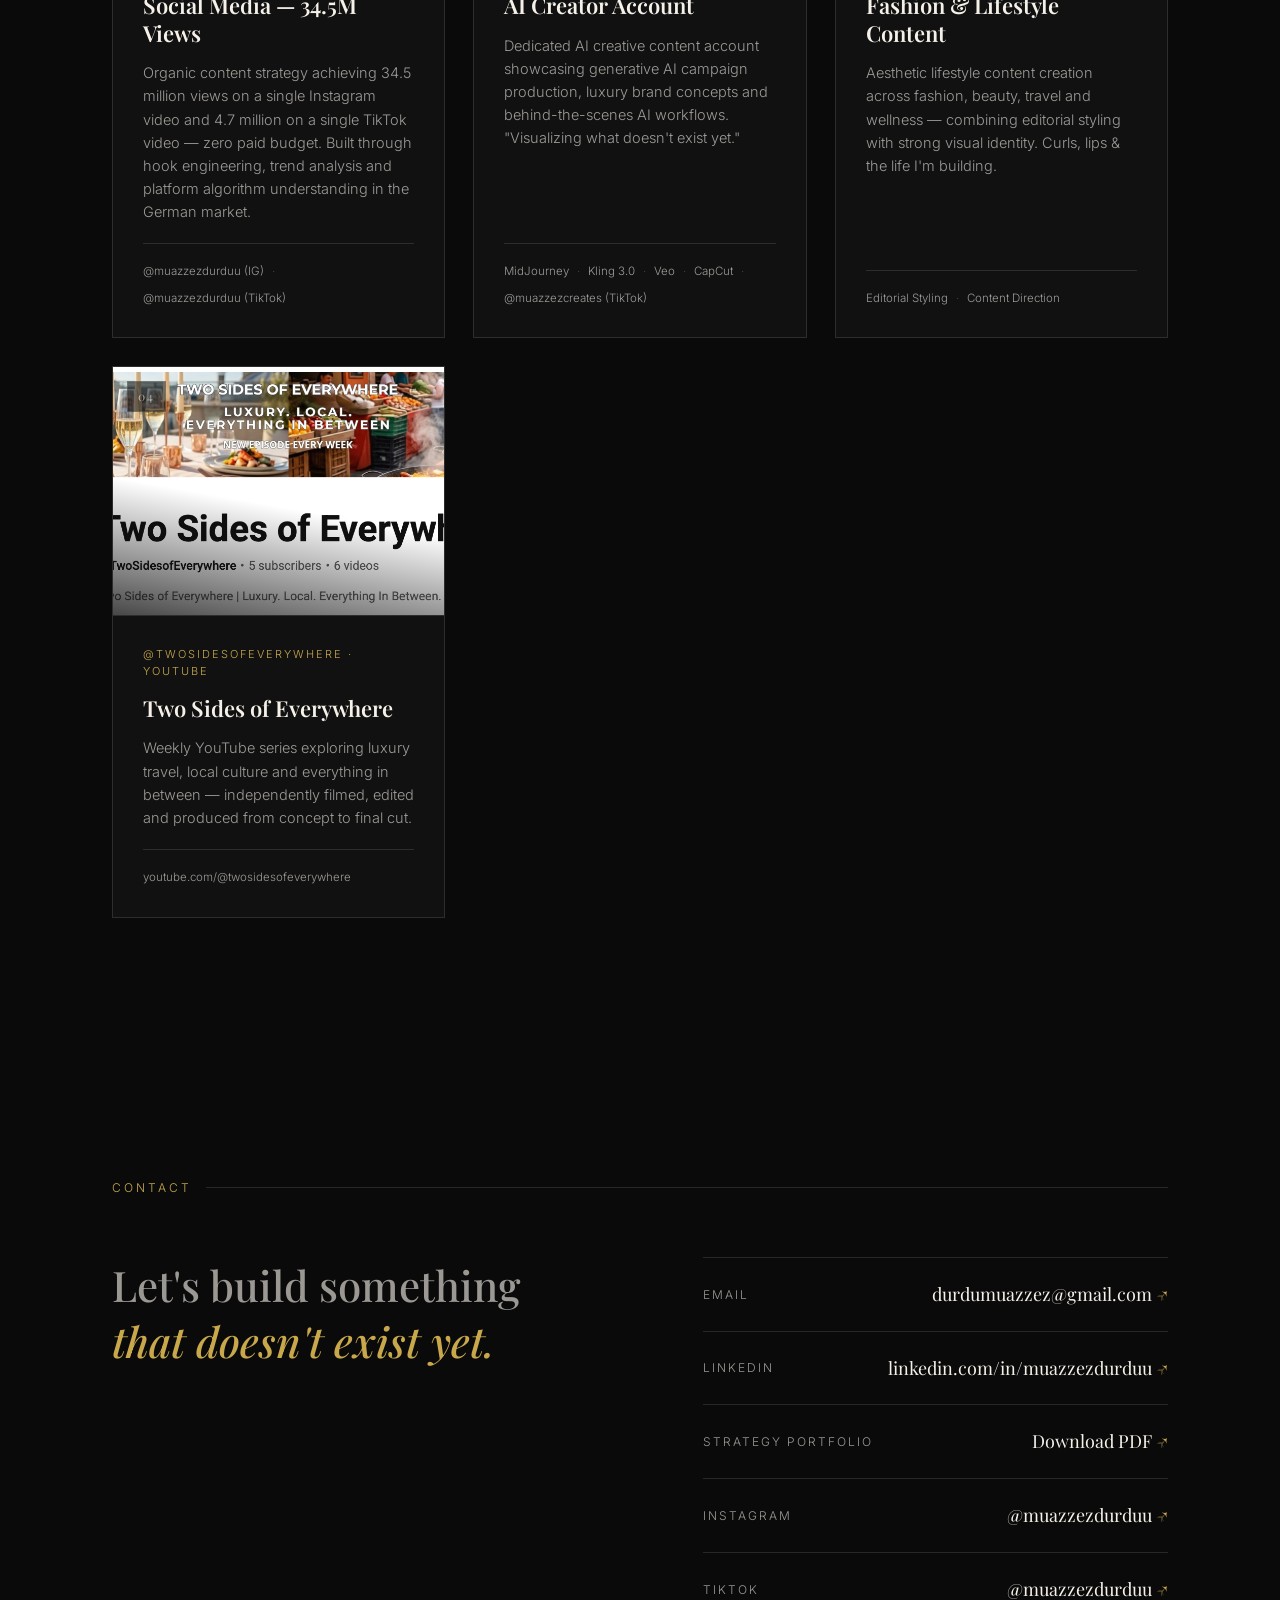
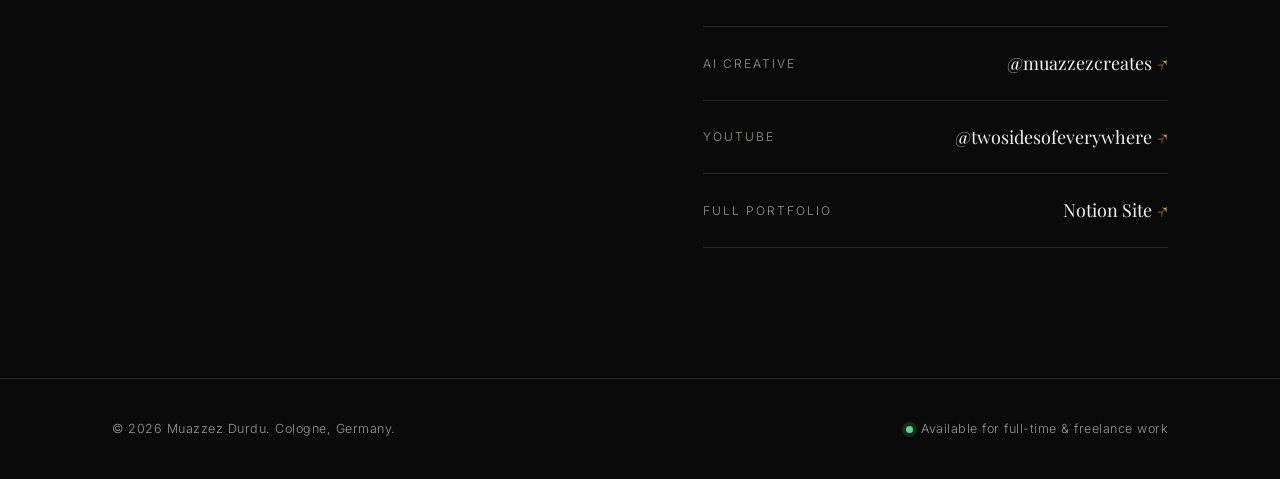
<file: index-eski.html>
<!DOCTYPE html>
<html lang="en">
<head>
<meta charset="UTF-8">
<meta name="viewport" content="width=device-width, initial-scale=1.0">
<title>Muazzez Durdu — Brand Strategist · Digital Marketing & AI · Social Media Management</title>
<meta name="description" content="Muazzez Durdu — Cologne-based Brand Strategist, Digital Marketing & AI and Social Media Management specialist. Creative Producer focused on consumer insight and AI-driven content production.">
<link rel="preconnect" href="https://fonts.googleapis.com">
<link rel="preconnect" href="https://fonts.gstatic.com" crossorigin>
<link href="https://fonts.googleapis.com/css2?family=Playfair+Display:ital,wght@0,400;0,500;0,600;0,700;1,500&family=Inter:wght@300;400;500;600&display=swap" rel="stylesheet">
<style>
  :root{
    --bg:#0A0A0A;
    --bg-soft:#111111;
    --gold:#C9A84C;
    --gold-soft:rgba(201,168,76,0.35);
    --cream:#F5F0E8;
    --cream-dim:rgba(245,240,232,0.62);
    --line:rgba(245,240,232,0.12);
    --serif:'Playfair Display', Georgia, serif;
    --sans:'Inter', -apple-system, BlinkMacSystemFont, sans-serif;
  }
  *{margin:0;padding:0;box-sizing:border-box;}
  html{scroll-behavior:smooth;}
  body{
    background:var(--bg);
    color:var(--cream);
    font-family:var(--sans);
    font-weight:300;
    line-height:1.6;
    overflow-x:hidden;
    min-height:100vh;
    display:flex;
    flex-direction:column;
  }
  main{flex:1;}
  a{color:inherit;text-decoration:none;}
  img{max-width:100%;display:block;}

  ::selection{background:var(--gold);color:#0A0A0A;}

  .container{
    max-width:1120px;
    margin:0 auto;
    padding:0 32px;
  }

  /* NAV */
  header{
    position:fixed;
    top:0;left:0;right:0;
    z-index:100;
    background:rgba(10,10,10,0.72);
    backdrop-filter:blur(14px);
    -webkit-backdrop-filter:blur(14px);
    border-bottom:1px solid transparent;
    transition:border-color .3s ease, background .3s ease;
  }
  header.scrolled{border-bottom-color:var(--line);}
  nav{
    display:flex;
    align-items:center;
    justify-content:space-between;
    padding:22px 32px;
    max-width:1120px;
    margin:0 auto;
  }
  .logo{
    font-family:var(--serif);
    font-size:19px;
    letter-spacing:0.5px;
    font-weight:600;
  }
  .logo span{color:var(--gold);}
  .nav-links{
    display:flex;
    gap:36px;
    list-style:none;
  }
  .nav-links a{
    font-size:13px;
    letter-spacing:1.5px;
    text-transform:uppercase;
    color:var(--cream-dim);
    transition:color .25s ease;
    position:relative;
  }
  .nav-links a:hover{color:var(--gold);}
  .nav-toggle{display:none;background:none;border:none;color:var(--cream);font-size:24px;cursor:pointer;}

  /* HERO */
  .hero{
    min-height:100vh;
    display:flex;
    align-items:center;
    position:relative;
    padding-top:100px;
    background:
      radial-gradient(circle at 82% 18%, rgba(201,168,76,0.14), transparent 45%),
      radial-gradient(circle at 10% 85%, rgba(201,168,76,0.08), transparent 40%);
  }
  .hero::after{
    content:"";
    position:absolute;
    inset:0;
    background-image:
      linear-gradient(rgba(245,240,232,0.035) 1px, transparent 1px),
      linear-gradient(90deg, rgba(245,240,232,0.035) 1px, transparent 1px);
    background-size:64px 64px;
    mask-image:radial-gradient(circle at 60% 40%, black, transparent 70%);
    pointer-events:none;
  }
  .hero-grid{
    position:relative;
    z-index:1;
    display:grid;
    grid-template-columns:1.35fr 0.9fr;
    gap:64px;
    align-items:center;
  }
  .hero-inner{position:relative;z-index:1;}
  .hero-photo{
    position:relative;
    aspect-ratio:3/4;
    border:1px solid var(--line);
    overflow:hidden;
  }
  .hero-photo::after{
    content:"";
    position:absolute;
    inset:0;
    background:linear-gradient(200deg, rgba(201,168,76,0.16), rgba(10,10,10,0.15) 40%, rgba(10,10,10,0.55));
    pointer-events:none;
  }
  .hero-photo img{
    width:100%;
    height:100%;
    object-fit:cover;
    object-position:center 20%;
  }
  .hero-photo::before{
    content:"";
    position:absolute;
    top:16px;left:16px;right:16px;bottom:16px;
    border:1px solid var(--gold-soft);
    z-index:2;
    pointer-events:none;
  }
  .eyebrow{
    display:inline-flex;
    align-items:center;
    gap:10px;
    font-size:12px;
    letter-spacing:3px;
    text-transform:uppercase;
    color:var(--gold);
    margin-bottom:28px;
  }
  .eyebrow::before{
    content:"";
    width:36px;height:1px;
    background:var(--gold);
  }
  .hero h1{
    font-family:var(--serif);
    font-weight:700;
    font-size:clamp(24px, 2.7vw, 36px);
    line-height:1.3;
    max-width:640px;
    letter-spacing:0.5px;
    text-transform:uppercase;
  }
  .hero h1 em{
    font-style:italic;
    color:var(--gold);
    font-weight:500;
  }
  .hero-subtitle{
    margin-top:18px;
    font-family:var(--serif);
    font-style:italic;
    font-size:clamp(17px, 1.6vw, 21px);
    color:var(--gold);
    max-width:600px;
  }
  .hero-subtitle span{
    color:var(--cream-dim);
    font-style:normal;
    margin:0 4px;
  }
  .hero-sub{
    margin-top:26px;
    max-width:600px;
    font-size:17px;
    color:var(--cream-dim);
    font-weight:300;
  }
  .hero-actions{
    margin-top:44px;
    display:flex;
    gap:18px;
    flex-wrap:wrap;
  }
  .btn{
    display:inline-flex;
    align-items:center;
    gap:10px;
    padding:16px 32px;
    font-size:13px;
    letter-spacing:1.5px;
    text-transform:uppercase;
    border-radius:2px;
    transition:all .3s ease;
    border:1px solid transparent;
  }
  .btn-primary{
    background:var(--gold);
    color:#0A0A0A;
    font-weight:500;
  }
  .btn-primary:hover{background:#e0c06a;transform:translateY(-2px);}
  .btn-ghost{
    border-color:var(--line);
    color:var(--cream);
  }
  .btn-ghost:hover{border-color:var(--gold);color:var(--gold);}

  .stat-row{
    margin-top:80px;
    display:flex;
    gap:56px;
    flex-wrap:wrap;
    padding-top:32px;
    border-top:1px solid var(--line);
    max-width:820px;
  }
  .stat-row div{font-size:13px;color:var(--cream-dim);}
  .stat-row strong{
    display:block;
    font-family:var(--serif);
    font-size:22px;
    color:var(--cream);
    font-weight:600;
    margin-bottom:4px;
  }
  #content .stat-row{margin-top:50px;padding-top:32px;}

  /* SECTION generic */
  section{padding:130px 0;position:relative;}
  .section-label{
    display:flex;
    align-items:center;
    gap:14px;
    margin-bottom:20px;
  }
  .section-label span{
    font-size:12px;
    letter-spacing:3px;
    text-transform:uppercase;
    color:var(--gold);
  }
  .section-label::after{
    content:"";
    flex:1;
    height:1px;
    background:var(--line);
  }
  .section-title{
    font-family:var(--serif);
    font-size:clamp(30px, 4vw, 48px);
    font-weight:600;
    max-width:700px;
    margin-bottom:20px;
  }
  .section-intro{
    font-size:16px;
    color:var(--cream-dim);
    max-width:680px;
    margin-bottom:0;
  }

  /* ABOUT */
  .about-grid{
    display:grid;
    grid-template-columns:1fr 1fr;
    gap:80px;
    align-items:center;
    margin-top:60px;
  }
  .about-text p{
    font-size:17px;
    color:var(--cream-dim);
    margin-bottom:22px;
    font-weight:300;
  }
  .about-text strong{color:var(--cream);font-weight:500;}
  .langs{
    margin-top:40px;
    display:flex;
    flex-wrap:wrap;
    gap:14px;
  }
  .lang-pill{
    padding:10px 18px;
    border:1px solid var(--line);
    border-radius:100px;
    font-size:13px;
    color:var(--cream-dim);
    letter-spacing:0.3px;
  }
  .lang-pill b{color:var(--gold);font-weight:500;}

  .about-side{
    display:flex;
    flex-direction:column;
    gap:28px;
  }
  .video-card{
    position:relative;
    aspect-ratio:9/16;
    max-height:420px;
    margin:0 auto;
    width:100%;
    max-width:245px;
    border:1px solid var(--line);
    overflow:hidden;
    background:var(--bg-soft);
  }
  .video-card::before{
    content:"";
    position:absolute;
    top:14px;left:14px;right:14px;bottom:14px;
    border:1px solid var(--gold-soft);
    z-index:2;
    pointer-events:none;
  }
  .video-card video{
    width:100%;
    height:100%;
    object-fit:cover;
    display:block;
  }
  .video-caption{
    max-width:245px;
    margin:0 auto;
    text-align:center;
  }
  .video-caption p{
    font-family:var(--serif);
    font-style:italic;
    font-size:15px;
    line-height:1.5;
    color:var(--cream);
  }
  .video-caption .quote-tag{
    margin-top:10px;
    font-size:11px;
    letter-spacing:1.5px;
    text-transform:uppercase;
    color:var(--gold);
  }
  .quote-card{
    background:var(--bg-soft);
    border:1px solid var(--line);
    padding:44px;
    position:relative;
  }
  .quote-card::before{
    content:"“";
    font-family:var(--serif);
    font-size:100px;
    color:var(--gold-soft);
    position:absolute;
    top:-10px;left:24px;
    line-height:1;
  }
  .quote-card p{
    font-family:var(--serif);
    font-style:italic;
    font-size:22px;
    line-height:1.5;
    color:var(--cream);
    position:relative;
    z-index:1;
  }
  .quote-card .quote-tag{
    margin-top:24px;
    font-family:var(--sans);
    font-style:normal;
    font-size:12px;
    letter-spacing:2px;
    text-transform:uppercase;
    color:var(--gold);
  }

  /* SKILLS */
  .skills-grid{
    display:grid;
    grid-template-columns:repeat(2, 1fr);
    gap:1px;
    background:var(--line);
    border:1px solid var(--line);
    margin-top:60px;
  }
  .skill-card{
    background:var(--bg);
    padding:40px;
    transition:background .3s ease;
  }
  .skill-card:hover{background:var(--bg-soft);}
  .skill-card h3{
    font-family:var(--serif);
    font-size:20px;
    font-weight:600;
    color:var(--gold);
    margin-bottom:18px;
  }
  .tag-list{
    display:flex;
    flex-wrap:wrap;
    gap:9px;
  }
  .tag{
    font-size:12.5px;
    color:var(--cream-dim);
    border:1px solid var(--line);
    padding:7px 14px;
    letter-spacing:0.3px;
  }

  /* TOOL BADGES */
  .badge-category-label{
    font-size:12px;
    letter-spacing:2.5px;
    text-transform:uppercase;
    color:var(--cream-dim);
    margin:44px 0 18px;
  }
  .badge-category-label:first-of-type{margin-top:50px;}
  .badge-row{
    display:flex;
    flex-wrap:wrap;
    gap:18px;
  }
  .badge{
    display:flex;
    flex-direction:column;
    align-items:center;
    gap:10px;
    width:88px;
  }
  .badge-icon{
    width:64px;height:64px;
    border:1px solid var(--line);
    background:var(--bg-soft);
    display:flex;
    align-items:center;
    justify-content:center;
    font-family:var(--serif);
    font-weight:700;
    font-size:19px;
    color:var(--gold);
    border-radius:14px;
    transition:border-color .25s ease, transform .25s ease;
  }
  .badge:hover .badge-icon{border-color:var(--gold);transform:translateY(-4px);}
  .badge-name{
    font-size:11px;
    color:var(--cream-dim);
    text-align:center;
    letter-spacing:0.2px;
    line-height:1.3;
  }

  /* STRATEGY */
  .framework-grid{
    display:grid;
    grid-template-columns:repeat(6, 1fr);
    gap:1px;
    background:var(--line);
    border:1px solid var(--line);
    margin-top:50px;
  }
  .framework-step{
    background:var(--bg);
    padding:22px 16px;
  }
  .framework-step .fs-num{
    font-family:var(--serif);
    color:var(--gold);
    font-size:13px;
    margin-bottom:8px;
  }
  .framework-step h4{
    font-size:12.5px;
    text-transform:uppercase;
    letter-spacing:1px;
    margin-bottom:8px;
    color:var(--cream);
  }
  .framework-step p{
    font-size:11.5px;
    color:var(--cream-dim);
    line-height:1.45;
  }

  .case-grid{
    display:grid;
    grid-template-columns:1fr 1fr;
    gap:24px;
    margin-top:50px;
  }
  .case-card{
    background:var(--bg-soft);
    border:1px solid var(--line);
    padding:32px;
  }
  .case-card .case-cat{
    font-size:11px;
    letter-spacing:2px;
    text-transform:uppercase;
    color:var(--gold);
    margin-bottom:10px;
  }
  .case-card h3{
    font-family:var(--serif);
    font-size:22px;
    font-weight:600;
    margin-bottom:18px;
  }
  .case-block{margin-bottom:14px;}
  .case-block:last-child{margin-bottom:0;}
  .case-block .cb-label{
    font-size:10.5px;
    letter-spacing:1.5px;
    text-transform:uppercase;
    color:var(--cream-dim);
    margin-bottom:4px;
  }
  .case-block .cb-text{
    font-size:14px;
    color:var(--cream);
    line-height:1.5;
  }
  .case-block.insight{
    border-left:2px solid var(--gold);
    background:rgba(201,168,76,0.06);
    padding:10px 14px;
  }
  .case-block.bigidea .cb-text{
    font-family:var(--serif);
    font-style:italic;
    color:var(--gold);
  }

  .cert-grid{
    display:grid;
    grid-template-columns:repeat(3, 1fr);
    gap:1px;
    background:var(--line);
    border:1px solid var(--line);
    margin-top:50px;
  }
  .cert-card{
    background:var(--bg);
    padding:30px;
    transition:background .3s ease;
    display:flex;
    flex-direction:column;
  }
  .cert-card:hover{background:var(--bg-soft);}
  .cert-issuer{
    font-size:11px;
    letter-spacing:2px;
    text-transform:uppercase;
    color:var(--gold);
    margin-bottom:12px;
  }
  .cert-title{
    font-family:var(--serif);
    font-size:18px;
    font-weight:600;
    line-height:1.3;
    margin-bottom:12px;
  }
  .cert-meta{
    font-size:12.5px;
    color:var(--cream-dim);
    margin-bottom:16px;
    flex:1;
  }
  .cert-link{
    font-size:11.5px;
    letter-spacing:1px;
    text-transform:uppercase;
    color:var(--cream-dim);
    padding-top:14px;
    border-top:1px solid var(--line);
    transition:color .25s ease;
  }
  .cert-link:hover{color:var(--gold);}
  .cert-link .arrow{color:var(--gold);margin-left:4px;}
  .strategy-cta{
    margin-top:50px;
    display:flex;
    align-items:center;
    justify-content:space-between;
    gap:24px;
    flex-wrap:wrap;
    padding:28px 32px;
    border:1px solid var(--line);
    background:var(--bg-soft);
  }
  .strategy-cta p{
    font-size:14px;
    color:var(--cream-dim);
    max-width:520px;
  }
  .strategy-cta p strong{color:var(--cream);font-weight:500;}

  /* PROJECTS */
  .projects-grid{
    display:grid;
    grid-template-columns:repeat(3, 1fr);
    gap:28px;
    margin-top:60px;
  }
  .project-card{
    background:var(--bg-soft);
    border:1px solid var(--line);
    overflow:hidden;
    display:flex;
    flex-direction:column;
    transition:transform .35s ease, border-color .35s ease;
  }
  .project-card:hover{
    transform:translateY(-6px);
    border-color:var(--gold-soft);
  }
  .project-media{
    aspect-ratio:4/3;
    position:relative;
    display:flex;
    align-items:center;
    justify-content:center;
    overflow:hidden;
    border-bottom:1px solid var(--line);
  }
  .project-media::after{
    content:"";
    position:absolute;
    inset:0;
    background:linear-gradient(160deg, rgba(201,168,76,0.16), rgba(10,10,10,0.85));
  }
  .project-media.has-image::after{
    background:linear-gradient(190deg, rgba(10,10,10,0) 55%, rgba(10,10,10,0.75) 100%);
  }
  .project-media img{
    position:absolute;
    inset:0;
    width:100%;
    height:100%;
    object-fit:cover;
    z-index:0;
    transition:transform .6s ease;
  }
  .project-media.contain{background:var(--bg-soft);}
  .project-media.contain img{object-fit:contain;}
  .project-media.contain::after{background:none;}
  .project-card:hover .project-media img{
    transform:scale(1.05);
  }
  .project-num{
    font-family:var(--serif);
    font-size:15px;
    color:var(--cream-dim);
    position:relative;
    z-index:1;
    letter-spacing:2px;
  }
  .project-media.has-image .project-num{
    position:absolute;
    top:14px;
    left:14px;
    background:rgba(10,10,10,0.55);
    border:1px solid var(--line);
    padding:5px 10px;
    font-size:12px;
    z-index:2;
  }
  .project-body{
    padding:30px;
    flex:1;
    display:flex;
    flex-direction:column;
  }
  .project-tag-row{
    font-size:11px;
    letter-spacing:2px;
    text-transform:uppercase;
    color:var(--gold);
    margin-bottom:14px;
  }
  .project-body h3{
    font-family:var(--serif);
    font-size:22px;
    font-weight:600;
    margin-bottom:14px;
    line-height:1.25;
  }
  .project-body p{
    font-size:14.5px;
    color:var(--cream-dim);
    flex:1;
    margin-bottom:20px;
  }
  .project-tools{
    display:flex;
    flex-wrap:wrap;
    gap:8px;
    padding-top:18px;
    border-top:1px solid var(--line);
  }
  .project-tools span{
    font-size:11.5px;
    color:var(--cream-dim);
  }
  .project-tools span:not(:last-child)::after{
    content:"·";
    margin-left:8px;
    color:var(--gold-soft);
  }

  /* CONTACT */
  .contact-wrap{
    margin-top:60px;
    display:grid;
    grid-template-columns:1.1fr 1fr;
    gap:80px;
    align-items:start;
  }
  .contact-big{
    font-family:var(--serif);
    font-size:clamp(28px, 3.4vw, 42px);
    font-weight:500;
    line-height:1.35;
    color:var(--cream-dim);
  }
  .contact-big em{color:var(--gold);font-style:italic;}
  .contact-list{list-style:none;}
  .contact-list li{
    border-top:1px solid var(--line);
    padding:22px 0;
    display:flex;
    justify-content:space-between;
    align-items:center;
  }
  .contact-list li:last-child{border-bottom:1px solid var(--line);}
  .contact-list .label{
    font-size:12px;
    letter-spacing:2px;
    text-transform:uppercase;
    color:var(--cream-dim);
  }
  .contact-list .value{
    font-family:var(--serif);
    font-size:18px;
    color:var(--cream);
    transition:color .25s ease;
  }
  .contact-list a:hover .value{color:var(--gold);}
  .arrow{
    color:var(--gold);
    transition:transform .25s ease;
    display:inline-block;
  }
  .contact-list a:hover .arrow{transform:translateX(4px);}

  footer{
    border-top:1px solid var(--line);
    padding:40px 0;
  }
  .footer-inner{
    display:flex;
    justify-content:space-between;
    align-items:center;
    flex-wrap:wrap;
    gap:16px;
    font-size:12.5px;
    color:var(--cream-dim);
    letter-spacing:0.5px;
  }
  .footer-inner .status{
    display:flex;
    align-items:center;
    gap:8px;
  }
  .dot{
    width:7px;height:7px;
    border-radius:50%;
    background:#5fd97e;
    box-shadow:0 0 0 4px rgba(95,217,126,0.15);
  }

  .reveal{
    opacity:0;
    transform:translateY(24px);
    transition:opacity .8s ease, transform .8s ease;
  }
  .reveal.visible{opacity:1;transform:translateY(0);}

  @media (max-width:900px){
    .about-grid, .contact-wrap{grid-template-columns:1fr;gap:44px;}
    .skills-grid{grid-template-columns:1fr;}
    .projects-grid{grid-template-columns:1fr 1fr;}
    .framework-grid{grid-template-columns:repeat(3, 1fr);}
    .case-grid{grid-template-columns:1fr;}
    .cert-grid{grid-template-columns:1fr 1fr;}
    .hero-grid{grid-template-columns:1fr;gap:40px;}
    .hero-photo{max-width:340px;order:-1;}
  }
  @media (max-width:640px){
    .container{padding:0 22px;}
    nav{padding:18px 22px;}
    .nav-links{
      position:fixed;
      top:64px;left:0;right:0;
      background:rgba(10,10,10,0.98);
      border-bottom:1px solid var(--line);
      flex-direction:column;
      padding:24px 22px;
      gap:22px;
      transform:translateY(-140%);
      transition:transform .3s ease;
    }
    .nav-links.open{transform:translateY(0);}
    .nav-toggle{display:block;}
    .projects-grid{grid-template-columns:1fr;}
    .cert-grid{grid-template-columns:1fr;}
    .stat-row{gap:32px;}
    section{padding:90px 0;}
    .framework-grid{grid-template-columns:repeat(2, 1fr);}
    .strategy-cta{flex-direction:column;align-items:flex-start;}
  }
  /* STATIC IMAGES */
  .badge-img{width:64px;height:64px;border-radius:14px;display:block;transition:transform .25s ease;}
  .badge:hover .badge-img{transform:translateY(-4px);}
  .case-img{margin:0;transition:transform .3s ease;}
  .case-img:hover{transform:translateY(-4px);}
  .case-img img{width:100%;height:auto;display:block;}
  .cert-grid{background:none;border:none;gap:20px;}
  .cert-card{padding:20px;border:1px solid var(--line);background:var(--bg-soft);}
  .cert-thumb{display:block;border:1px solid var(--line);margin-bottom:16px;overflow:hidden;cursor:zoom-in;background:#fff;}
  .cert-thumb img{width:100%;height:auto;display:block;transition:transform .4s ease;}
  .cert-thumb:hover img{transform:scale(1.03);}
  .cert-title{font-size:16.5px;}
  .lightbox{position:fixed;inset:0;background:rgba(5,5,5,.93);display:none;align-items:center;justify-content:center;z-index:200;padding:24px;cursor:zoom-out;}
  .lightbox.open{display:flex;}
  .lightbox img{max-width:min(1100px,100%);max-height:90vh;width:auto;height:auto;border:1px solid var(--gold-soft);box-shadow:0 20px 80px rgba(0,0,0,.6);}
  .lightbox-close{position:absolute;top:14px;right:22px;font-size:34px;line-height:1;color:var(--cream);background:none;border:none;cursor:pointer;}
</style>
</head>
<body>

<header id="siteHeader">
  <nav>
    <a href="#top" class="logo">MUAZZEZ <span>DURDU</span></a>
    <ul class="nav-links" id="navLinks">
      <li><a href="#about">About</a></li>
      <li><a href="#skills">Skills</a></li>
      <li><a href="#strategy">Strategy</a></li>
      <li><a href="#work">Work</a></li>
      <li><a href="portfolio/">Content</a></li>
      <li><a href="#contact">Contact</a></li>
    </ul>
    <button class="nav-toggle" id="navToggle" aria-label="Toggle menu">&#9776;</button>
  </nav>
</header>

<main id="top">

  <!-- HERO -->
  <section class="hero">
    <div class="container hero-grid">
      <div class="hero-inner">
        <div class="eyebrow">Cologne, Germany</div>
        <h1>BRAND STRATEGIST · DIGITAL MARKETING &amp; AI · SOCIAL MEDIA MANAGEMENT</h1>
        <p class="hero-subtitle">Creative Producer <span>|</span> Consumer Insight &amp; AI-Driven Content Production</p>
        <p class="hero-sub">
          I'm a Cologne-based strategist and creative producer combining a B.Sc. in Business
          Administration with self-directed brand strategy work — 28 case studies in consumer
          insight and positioning — and hands-on Generative AI production for luxury and
          lifestyle brands.
        </p>
        <div class="hero-actions">
          <a href="#strategy" class="btn btn-primary">View Strategy Work</a>
          <a href="#contact" class="btn btn-ghost">Get in Touch</a>
        </div>

        <div class="stat-row">
          <div><strong>28</strong>Strategic brand case studies</div>
          <div><strong>6-Step</strong>Proprietary strategy framework</div>
          <div><strong>34.5M</strong>Social &amp; Content — views on a single Instagram video</div>
          <div><strong>4</strong>Languages — DE·EN·TR·FR</div>
        </div>
      </div>

      <div class="hero-photo">
        <img src="images/profile.jpg" alt="Muazzez Durdu">
      </div>
    </div>
  </section>

  <!-- ABOUT -->
  <section id="about">
    <div class="container">
      <div class="section-label"><span>About</span></div>
      <h2 class="section-title reveal">Visualizing what doesn't exist yet.</h2>

      <div class="about-grid">
        <div class="about-text reveal">
          <p>I'm <strong>Muazzez</strong> — a Cologne-based Brand Strategist, Social Media
          Manager and AI Creative Producer combining a B.Sc. in Business Administration with
          self-directed strategic case study work across luxury, technology, wellness,
          education, travel and finance.</p>

          <p>I produce luxury-level visual and video content independently using
          <strong>MidJourney, Veo, Kling 3.0</strong> and Adobe Creative Suite — and I back every
          creative decision with GA4 and Power BI analytics.</p>

          <p>Most recently I developed <strong>Pearl Aura</strong>, an AI-powered cognitive
          fragrance concept presented at L'Oréal Brandstorm 2026.</p>

          <p>Open to full-time roles, freelance projects and creative collaborations worldwide.</p>

          <div class="langs">
            <div class="lang-pill">Turkish <b>Native</b></div>
            <div class="lang-pill">German <b>C1</b></div>
            <div class="lang-pill">English <b>C1</b></div>
            <div class="lang-pill">French <b>B1</b></div>
          </div>
        </div>

        <div class="about-side reveal">
          <div class="video-card">
            <video controls playsinline preload="none" poster="images/genai-poster.jpg">
              <source src="images/genai-talk.mov" type="video/mp4">
            </video>
          </div>
          <div class="video-caption">
            <p>"No studio, no photographer, no budget — just structured prompt engineering
            and creative vision."</p>
            <div class="quote-tag">On producing AI campaigns end-to-end</div>
          </div>
        </div>
      </div>
    </div>
  </section>

  <!-- SKILLS -->
  <section id="skills">
    <div class="container">
      <div class="section-label"><span>Capabilities</span></div>
      <h2 class="section-title reveal">Skills &amp; Tools</h2>

      <div class="skills-grid reveal">
        <div class="skill-card">
          <h3>Brand Strategy</h3>
          <div class="tag-list">
            <span class="tag">Consumer Insight</span>
            <span class="tag">Brand Positioning</span>
            <span class="tag">Persona Development</span>
            <span class="tag">Competitive Analysis</span>
            <span class="tag">Strategic Frameworks</span>
            <span class="tag">Human Truth Discovery</span>
          </div>
        </div>
        <div class="skill-card">
          <h3>Generative AI</h3>
          <div class="tag-list">
            <span class="tag">MidJourney</span>
            <span class="tag">Veo</span>
            <span class="tag">Kling 3.0</span>
            <span class="tag">Seedance 2.0</span>
            <span class="tag">Higgsfield</span>
            <span class="tag">Nano Banana 2</span>
            <span class="tag">Adobe Firefly</span>
            <span class="tag">ElevenLabs</span>
            <span class="tag">Claude</span>
            <span class="tag">Prompt Engineering</span>
          </div>
        </div>
        <div class="skill-card">
          <h3>Adobe Creative Suite</h3>
          <div class="tag-list">
            <span class="tag">Photoshop</span>
            <span class="tag">Illustrator</span>
            <span class="tag">InDesign</span>
            <span class="tag">Premiere Pro</span>
            <span class="tag">After Effects</span>
            <span class="tag">Express</span>
          </div>
        </div>
        <div class="skill-card">
          <h3>Content &amp; Social Media</h3>
          <div class="tag-list">
            <span class="tag">TikTok</span>
            <span class="tag">Instagram</span>
            <span class="tag">Facebook</span>
            <span class="tag">LinkedIn</span>
            <span class="tag">Meta Business Suite</span>
            <span class="tag">Community Management (DE/EN)</span>
            <span class="tag">Content Strategy</span>
            <span class="tag">Creator Marketing</span>
            <span class="tag">UGC Management</span>
          </div>
        </div>
        <div class="skill-card">
          <h3>Data &amp; Analytics</h3>
          <div class="tag-list">
            <span class="tag">Google Analytics 4</span>
            <span class="tag">Google Ads</span>
            <span class="tag">Google Ads AI-Powered Performance</span>
            <span class="tag">Power BI</span>
            <span class="tag">Advanced Excel</span>
          </div>
        </div>
        <div class="skill-card">
          <h3>Video Editing</h3>
          <div class="tag-list">
            <span class="tag">CapCut</span>
            <span class="tag">Adobe Premiere Pro</span>
            <span class="tag">After Effects</span>
            <span class="tag">DaVinci Resolve</span>
          </div>
        </div>
        <div class="skill-card">
          <h3>Languages</h3>
          <div class="tag-list">
            <span class="tag">Turkish — Native</span>
            <span class="tag">German — C1</span>
            <span class="tag">English — C1</span>
            <span class="tag">French — B1</span>
          </div>
        </div>
      </div>

      <div class="badge-category-label reveal">Adobe Creative Cloud</div>
      <div class="badge-row reveal">
        <div class="badge"><img class="badge-img" src="images/tools/ps.png" alt="Photoshop" width="64" height="64" loading="lazy"><div class="badge-name">Photoshop</div></div>
        <div class="badge"><img class="badge-img" src="images/tools/ai.png" alt="Illustrator" width="64" height="64" loading="lazy"><div class="badge-name">Illustrator</div></div>
        <div class="badge"><img class="badge-img" src="images/tools/id.png" alt="InDesign" width="64" height="64" loading="lazy"><div class="badge-name">InDesign</div></div>
        <div class="badge"><img class="badge-img" src="images/tools/pr.png" alt="Premiere Pro" width="64" height="64" loading="lazy"><div class="badge-name">Premiere Pro</div></div>
        <div class="badge"><img class="badge-img" src="images/tools/ae.png" alt="After Effects" width="64" height="64" loading="lazy"><div class="badge-name">After Effects</div></div>
        <div class="badge"><img class="badge-img" src="images/tools/ex.png" alt="Express" width="64" height="64" loading="lazy"><div class="badge-name">Express</div></div>
      </div>

      <div class="badge-category-label reveal">Generative AI</div>
      <div class="badge-row reveal">
        <div class="badge"><img class="badge-img" src="images/tools/mj.png" alt="MidJourney" width="64" height="64" loading="lazy"><div class="badge-name">MidJourney</div></div>
        <div class="badge"><img class="badge-img" src="images/tools/ve.png" alt="Veo" width="64" height="64" loading="lazy"><div class="badge-name">Veo</div></div>
        <div class="badge"><img class="badge-img" src="images/tools/kl.png" alt="Kling 3.0" width="64" height="64" loading="lazy"><div class="badge-name">Kling 3.0</div></div>
        <div class="badge"><img class="badge-img" src="images/tools/sd.png" alt="Seedance 2.0" width="64" height="64" loading="lazy"><div class="badge-name">Seedance 2.0</div></div>
        <div class="badge"><img class="badge-img" src="images/tools/hf.png" alt="Higgsfield" width="64" height="64" loading="lazy"><div class="badge-name">Higgsfield</div></div>
        <div class="badge"><img class="badge-img" src="images/tools/nb.png" alt="Nano Banana 2" width="64" height="64" loading="lazy"><div class="badge-name">Nano Banana 2</div></div>
        <div class="badge"><img class="badge-img" src="images/tools/ff.png" alt="Adobe Firefly" width="64" height="64" loading="lazy"><div class="badge-name">Adobe Firefly</div></div>
        <div class="badge"><img class="badge-img" src="images/tools/el.png" alt="ElevenLabs" width="64" height="64" loading="lazy"><div class="badge-name">ElevenLabs</div></div>
        <div class="badge"><img class="badge-img" src="images/tools/cl.png" alt="Claude" width="64" height="64" loading="lazy"><div class="badge-name">Claude</div></div>
      </div>

      <div class="badge-category-label reveal">Analytics &amp; Growth</div>
      <div class="badge-row reveal">
        <div class="badge"><img class="badge-img" src="images/tools/g4.png" alt="GA4" width="64" height="64" loading="lazy"><div class="badge-name">GA4</div></div>
        <div class="badge"><img class="badge-img" src="images/tools/bi.png" alt="Power BI" width="64" height="64" loading="lazy"><div class="badge-name">Power BI</div></div>
        <div class="badge"><img class="badge-img" src="images/tools/ad.png" alt="Google Ads" width="64" height="64" loading="lazy"><div class="badge-name">Google Ads</div></div>
        <div class="badge"><img class="badge-img" src="images/tools/mb.png" alt="Meta Business Suite" width="64" height="64" loading="lazy"><div class="badge-name">Meta Business Suite</div></div>
      </div>
    </div>
  </section>

  <!-- CERTIFICATIONS -->
  <section id="certifications">
    <div class="container">
      <div class="section-label"><span>Credentials</span></div>
      <h2 class="section-title reveal">Certifications</h2>
      <p class="section-intro reveal">
        Formal coursework in brand strategy, marketing and social media management —
        completed alongside self-directed project work.
      </p>

<div class="badge-category-label reveal" style="margin-top:40px;">Brand &amp; Marketing Strategy</div>
      <div class="cert-grid reveal">

        <div class="cert-card">
          <div class="cert-issuer">SDA Bocconi</div>
          <div class="cert-title">Management of Fashion and Luxury Companies</div>
          <div class="cert-meta">Università Bocconi · via Coursera<br>Aug 2026</div>
          <a class="cert-link" href="https://coursera.org/verify/QZTBUML4OC1J" target="_blank" rel="noopener">Verify <span class="arrow">&#8599;</span></a>
        </div>

        <div class="cert-card">
          <div class="cert-issuer">University of Illinois</div>
          <div class="cert-title">Global Marketing: Building Iconic Brands</div>
          <div class="cert-meta">Gies College of Business · via Coursera<br>Aug 2026</div>
          <a class="cert-link" href="https://coursera.org/verify/ZNOMXK3QG6TL" target="_blank" rel="noopener">Verify <span class="arrow">&#8599;</span></a>
        </div>

        <div class="cert-card">
          <div class="cert-issuer">University of London</div>
          <div class="cert-title">Brand Management: Aligning Business, Brand and Behaviour</div>
          <div class="cert-meta">London Business School · via Coursera<br>Aug 2026</div>
          <a class="cert-link" href="https://coursera.org/verify/BO0X2WHVJ9C6" target="_blank" rel="noopener">Verify <span class="arrow">&#8599;</span></a>
        </div>

        <div class="cert-card">
          <a class="cert-thumb" href="images/certs/hootsuite.jpg" data-alt="Certificate: Social Media Marketing Professional Certificate" aria-label="View certificate: Social Media Marketing Professional Certificate"><img src="images/certs/hootsuite.jpg" alt="Certificate: Social Media Marketing Professional Certificate" width="1000" height="773" loading="lazy"></a>
          <div class="cert-issuer">LinkedIn Learning · May 2026</div>
          <div class="cert-title">Social Media Marketing Professional Certificate</div>
          <div class="cert-meta">Hootsuite</div>
        </div>

      </div>

      <div class="badge-category-label reveal">Digital Marketing &amp; Social Media</div>
      <div class="cert-grid reveal">

        <div class="cert-card">
          <div class="cert-issuer">Meta</div>
          <div class="cert-title">Social Media Management</div>
          <div class="cert-meta">Meta · via Coursera<br>Aug 2026</div>
          <a class="cert-link" href="https://coursera.org/verify/AT7XC26VRSU8" target="_blank" rel="noopener">Verify <span class="arrow">&#8599;</span></a>
        </div>

        <div class="cert-card">
          <a class="cert-thumb" href="images/certs/meta-smm-v2.jpg" data-alt="Certificate: Social Media Marketing Professional Certificate (v.2)" aria-label="View certificate: Social Media Marketing Professional Certificate (v.2)"><img src="images/certs/meta-smm-v2.jpg" alt="Certificate: Social Media Marketing Professional Certificate (v.2)" width="1000" height="773" loading="lazy"></a>
          <div class="cert-issuer">Meta · Aug 2026</div>
          <div class="cert-title">Social Media Marketing Professional Certificate (v.2)</div>
          <div class="cert-meta">via Coursera</div>
          <a class="cert-link" href="https://www.credly.com/go/Q1tqin2T" target="_blank" rel="noopener">Verify <span class="arrow">&#8599;</span></a>
        </div>

        <div class="cert-card">
          <a class="cert-thumb" href="images/certs/workintech.jpg" data-alt="Certificate: Digital Marketing AI" aria-label="View certificate: Digital Marketing AI"><img src="images/certs/workintech.jpg" alt="Certificate: Digital Marketing AI" width="1000" height="773" loading="lazy"></a>
          <div class="cert-issuer">Workintech · 2026</div>
          <div class="cert-title">Digital Marketing AI</div>
          <div class="cert-meta">96-hour program</div>
          <a class="cert-link" href="https://certopus.com/c/bdb5ea95ba604428a60959226b41a297" target="_blank" rel="noopener">Verify <span class="arrow">&#8599;</span></a>
        </div>

        <div class="cert-card">
          <a class="cert-thumb" href="images/certs/googleads.jpg" data-alt="Certificate: Google Ads Apps Certification" aria-label="View certificate: Google Ads Apps Certification"><img src="images/certs/googleads.jpg" alt="Certificate: Google Ads Apps Certification" width="1000" height="773" loading="lazy"></a>
          <div class="cert-issuer">Google · Dec 2025</div>
          <div class="cert-title">Google Ads Apps Certification</div>
        </div>

      </div>

      <div class="badge-category-label reveal">Adobe Creative Cloud</div>
      <div class="cert-grid reveal">

        <div class="cert-card">
          <a class="cert-thumb" href="images/certs/illustrator.jpg" data-alt="Certificate: Essential Skills in Adobe Illustrator" aria-label="View certificate: Essential Skills in Adobe Illustrator"><img src="images/certs/illustrator.jpg" alt="Certificate: Essential Skills in Adobe Illustrator" width="1000" height="773" loading="lazy"></a>
          <div class="cert-issuer">LinkedIn Learning · Jun 2026</div>
          <div class="cert-title">Essential Skills in Adobe Illustrator</div>
          <div class="cert-meta">Adobe · 2025 Professional Certificate</div>
        </div>

        <div class="cert-card">
          <a class="cert-thumb" href="images/certs/photoshop.jpg" data-alt="Certificate: Essential Skills in Adobe Photoshop" aria-label="View certificate: Essential Skills in Adobe Photoshop"><img src="images/certs/photoshop.jpg" alt="Certificate: Essential Skills in Adobe Photoshop" width="1000" height="773" loading="lazy"></a>
          <div class="cert-issuer">LinkedIn Learning · Jun 2026</div>
          <div class="cert-title">Essential Skills in Adobe Photoshop</div>
          <div class="cert-meta">Adobe · 2025 Professional Certificate</div>
        </div>

        <div class="cert-card">
          <a class="cert-thumb" href="images/certs/premiere.jpg" data-alt="Certificate: Essential Skills in Adobe Premiere Pro" aria-label="View certificate: Essential Skills in Adobe Premiere Pro"><img src="images/certs/premiere.jpg" alt="Certificate: Essential Skills in Adobe Premiere Pro" width="1000" height="773" loading="lazy"></a>
          <div class="cert-issuer">LinkedIn Learning · Jun 2026</div>
          <div class="cert-title">Essential Skills in Adobe Premiere Pro</div>
          <div class="cert-meta">Adobe · 2025 Professional Certificate</div>
        </div>

        <div class="cert-card">
          <a class="cert-thumb" href="images/certs/aftereffects.jpg" data-alt="Certificate: After Effects CC 2023 Essential Training" aria-label="View certificate: After Effects CC 2023 Essential Training"><img src="images/certs/aftereffects.jpg" alt="Certificate: After Effects CC 2023 Essential Training" width="1000" height="773" loading="lazy"></a>
          <div class="cert-issuer">LinkedIn Learning · Jun 2026</div>
          <div class="cert-title">After Effects CC 2023 Essential Training</div>
          <div class="cert-meta">Course completion</div>
        </div>

        <div class="cert-card">
          <a class="cert-thumb" href="images/certs/adobe-genai.jpg" data-alt="Certificate: Essential Skills in Generative AI for Creatives" aria-label="View certificate: Essential Skills in Generative AI for Creatives"><img src="images/certs/adobe-genai.jpg" alt="Certificate: Essential Skills in Generative AI for Creatives" width="1000" height="773" loading="lazy"></a>
          <div class="cert-issuer">LinkedIn Learning · Jun 2026</div>
          <div class="cert-title">Essential Skills in Generative AI for Creatives</div>
          <div class="cert-meta">Adobe</div>
        </div>

      </div>

      <div class="badge-category-label reveal">Data, AI &amp; Technical</div>
      <div class="cert-grid reveal">

        <div class="cert-card">
          <a class="cert-thumb" href="images/certs/ga4.jpg" data-alt="Certificate: Google Analytics Certification" aria-label="View certificate: Google Analytics Certification"><img src="images/certs/ga4.jpg" alt="Certificate: Google Analytics Certification" width="1000" height="773" loading="lazy"></a>
          <div class="cert-issuer">Google · Dec 2025</div>
          <div class="cert-title">Google Analytics Certification</div>
        </div>

        <div class="cert-card">
          <a class="cert-thumb" href="images/certs/genai-iuc.jpg" data-alt="Certificate: Üretken Yapay Zeka Eğitimi (Generative AI Training)" aria-label="View certificate: Üretken Yapay Zeka Eğitimi (Generative AI Training)"><img src="images/certs/genai-iuc.jpg" alt="Certificate: Üretken Yapay Zeka Eğitimi (Generative AI Training)" width="1000" height="773" loading="lazy"></a>
          <div class="cert-issuer">İstanbul Üniversitesi-Cerrahpaşa · Mar 2026</div>
          <div class="cert-title">Üretken Yapay Zeka Eğitimi (Generative AI Training)</div>
          <div class="cert-meta">with TALKTOWEB · 10 hours</div>
        </div>

        <div class="cert-card">
          <a class="cert-thumb" href="images/certs/python.jpg" data-alt="Certificate: Programming with Python Professional Certificate" aria-label="View certificate: Programming with Python Professional Certificate"><img src="images/certs/python.jpg" alt="Certificate: Programming with Python Professional Certificate" width="1000" height="773" loading="lazy"></a>
          <div class="cert-issuer">LinkedIn Learning · Jun 2026</div>
          <div class="cert-title">Programming with Python Professional Certificate</div>
          <div class="cert-meta">OpenEDG Python Institute</div>
        </div>

        <div class="cert-card">
          <a class="cert-thumb" href="images/certs/pm-basics.jpg" data-alt="Certificate: Grundwissen Projektmanagement" aria-label="View certificate: Grundwissen Projektmanagement"><img src="images/certs/pm-basics.jpg" alt="Certificate: Grundwissen Projektmanagement" width="1000" height="773" loading="lazy"></a>
          <div class="cert-issuer">LinkedIn Learning · Feb 2026</div>
          <div class="cert-title">Grundwissen Projektmanagement</div>
          <div class="cert-meta">Microsoft</div>
        </div>

      </div>

    </div>
  </section>

  <!-- STRATEGY -->
  <section id="strategy">
    <div class="container">
      <div class="section-label"><span>Strategy</span></div>
      <h2 class="section-title reveal">What Are People Really Buying?</h2>
      <p class="section-intro reveal">
        A self-directed portfolio of 28 strategic case studies spanning luxury, technology,
        wellness, education, travel and finance — each one built around consumer insight,
        human truth discovery and brand positioning rather than surface product features.
      </p>

      <div class="framework-grid reveal">
        <div class="framework-step">
          <div class="fs-num">01</div>
          <h4>Human Truth</h4>
          <p>A universal truth about unvarnished human behavior.</p>
        </div>
        <div class="framework-step">
          <div class="fs-num">02</div>
          <h4>Problem</h4>
          <p>A structural business or brand challenge.</p>
        </div>
        <div class="framework-step">
          <div class="fs-num">03</div>
          <h4>Insight</h4>
          <p>The hidden motivation driving consumer behavior.</p>
        </div>
        <div class="framework-step">
          <div class="fs-num">04</div>
          <h4>Positioning</h4>
          <p>The distinct strategic territory a brand can own.</p>
        </div>
        <div class="framework-step">
          <div class="fs-num">05</div>
          <h4>Big Idea</h4>
          <p>The creative expression of the strategic positioning.</p>
        </div>
        <div class="framework-step">
          <div class="fs-num">06</div>
          <h4>Opportunity</h4>
          <p>The business value created by the insight.</p>
        </div>
      </div>

      <div class="case-grid">
        <figure class="case-img reveal"><img src="images/strategy/chanel.png" alt="Chanel — Luxury Fashion, Case 01. Consumer insight: young luxury consumers don&#x27;t want to look connected to the past; they want to represent the success story of their own generation. Positioning: Modern Heritage. Big idea: This is not my mother&#x27;s Chanel. This is my Chanel." width="1320" height="1230" loading="lazy"></figure>
        <figure class="case-img reveal"><img src="images/strategy/redbull.png" alt="Red Bull — Beverage, Case 04. Consumer insight: consumers are not buying energy; they are buying the feeling of performance. Positioning: Natural Energy Without Compromise. Strategic opportunity: own the territory between health and performance." width="1320" height="1230" loading="lazy"></figure>
        <figure class="case-img reveal"><img src="images/strategy/airbnb.png" alt="Airbnb — Travel and Remote Work, Case 03. Consumer insight: people want freedom, but freedom can become loneliness. Positioning: Work Anywhere. Belong Everywhere. Strategic opportunity: transform accommodation into community." width="1320" height="1230" loading="lazy"></figure>
        <figure class="case-img reveal"><img src="images/strategy/learning.png" alt="Learning Platform — Education, Case 09. Consumer insight: buying a course creates a faster feeling of success than completing one. Positioning opportunity: celebrate progress during active learning rather than only at completion. Key learning: people are investing in future identity more than content." width="1320" height="1230" loading="lazy"></figure>
        <figure class="case-img reveal"><img src="images/strategy/meditation.png" alt="Meditation App — Mental Wellness, Case 11. Consumer insight: people use meditation to escape before they use it to improve. Positioning: Escape. Big idea: Escape The Noise." width="1320" height="1230" loading="lazy"></figure>
        <figure class="case-img reveal"><img src="images/strategy/growth.png" alt="Personal Growth Platform — Self-Improvement Tech, Case 28. Consumer insight: people do not only want growth; they want to feel growth. Positioning: You&#x27;re Further Than You Think. Big idea: See How Far You&#x27;ve Come." width="1320" height="1230" loading="lazy"></figure>
      </div>

      <div class="quote-card reveal" style="margin-top:50px;">
        <p>"The role of strategy is not simply to understand what people buy.
        The role of strategy is to understand why they buy it."</p>
        <div class="quote-tag">Strategist's Reflection</div>
      </div>

      <div class="strategy-cta reveal">
        <p><strong>28 case studies in total</strong> — spanning dating apps, fintech, fashion
        e-commerce, coffee retail, therapy platforms and more, each built on the same
        six-step strategic framework.</p>
        <a href="assets/Muazzez-Durdu-Brand-Strategy-Portfolio.pdf" target="_blank" rel="noopener" class="btn btn-ghost">Download Full Portfolio (PDF)</a>
      </div>
    </div>
  </section>

  <!-- AI CREATIVE WORK -->
  <section id="work">
    <div class="container">
      <div class="section-label"><span>Selected Work</span></div>
      <h2 class="section-title reveal">AI Creative Production</h2>
      <p class="section-intro reveal">
        Independent Generative AI campaigns produced end-to-end — concept, prompt
        engineering, visual production and post. A selection below; more available on
        request.
      </p>

      <div class="projects-grid">

        <article class="project-card reveal">
          <div class="project-media has-image">
            <img src="images/pearl-aura.png" alt="Pearl Aura — AI-powered cognitive fragrance concept, L'Oréal Brandstorm 2026" loading="lazy">
            <span class="project-num">01</span>
          </div>
          <div class="project-body">
            <div class="project-tag-row">L'Oréal Brandstorm 2026</div>
            <h3>Pearl Aura</h3>
            <p>AI-powered cognitive fragrance concept featuring real-time emotion detection
            and dynamic scent adaptation. Developed independently and presented at L'Oréal
            Brandstorm 2026 — the world's only certified youth innovation competition. Full
            business model, sustainability framework and AI-generated campaign visuals included.</p>
            <div class="project-tools">
              <span>MidJourney</span><span>Adobe Express</span><span>Veo</span>
            </div>
          </div>
        </article>

        <article class="project-card reveal">
          <div class="project-media has-image">
            <img src="images/rabanne.jpg" alt="Rabanne Olympéa Elixir — AI-generated luxury fragrance campaign" loading="lazy">
            <span class="project-num">02</span>
          </div>
          <div class="project-body">
            <div class="project-tag-row">Independent Concept</div>
            <h3>Rabanne Olympéa Elixir — AI Campaign</h3>
            <p>Full luxury fragrance campaign produced entirely with Generative AI. No studio,
            no photographer, no budget — just structured prompt engineering and creative
            vision. Campaign-level visuals indistinguishable from professional shoots.</p>
            <div class="project-tools">
              <span>MidJourney</span><span>Veo</span><span>Kling 3.0</span><span>Adobe Express</span>
            </div>
          </div>
        </article>

        <article class="project-card reveal">
          <div class="project-media has-image">
            <img src="images/kapten-son.jpg" alt="Kapten &amp; Son — AI-generated concept brand campaign" loading="lazy">
            <span class="project-num">03</span>
          </div>
          <div class="project-body">
            <div class="project-tag-row">Independent Concept</div>
            <h3>Kapten &amp; Son — Brand Campaign</h3>
            <p>Independent concept advertising campaign for premium lifestyle brand
            Kapten &amp; Son. Created using AI tools to demonstrate brand-aligned visual
            production capability.</p>
            <div class="project-tools">
              <span>MidJourney</span><span>Adobe Express</span>
            </div>
          </div>
        </article>

      </div>
    </div>
  </section>

  <!-- CONTENT CREATION -->
  <section id="content">
    <div class="container">
      <div class="section-label"><span>Content Creation</span></div>
      <h2 class="section-title reveal">Social Media &amp; Content</h2>
      <p class="section-intro reveal">
        Alongside strategy and AI production, I run independent creator accounts across
        TikTok, Instagram and YouTube — building organic reach without paid budget.
      </p>

      <div class="stat-row reveal">
        <div><strong>34.5M</strong>Views on a single Instagram video</div>
        <div><strong>4.7M</strong>Views on a single TikTok video, zero paid budget</div>
        <div><strong>11.5K</strong>Verified followers · @muazzezdurduu</div>
      </div>

      <div class="projects-grid" style="margin-top:50px;">

        <article class="project-card reveal">
          <div class="project-media has-image">
            <img src="images/instagram.jpeg" alt="Instagram analytics screenshot showing 34,595,545 views" loading="lazy">
            <span class="project-num">01</span>
          </div>
          <div class="project-body">
            <div class="project-tag-row">TikTok · Instagram</div>
            <h3>Social Media — 34.5M Views</h3>
            <p>Organic content strategy achieving 34.5 million views on a single Instagram
            video and 4.7 million on a single TikTok video — zero paid budget. Built through
            hook engineering, trend analysis and platform algorithm understanding in the
            German market.</p>
            <div class="project-tools">
              <span><a href="https://www.instagram.com/muazzezdurduu/" target="_blank" rel="noopener">@muazzezdurduu (IG)</a></span><span><a href="https://www.tiktok.com/@muazzezdurduu" target="_blank" rel="noopener">@muazzezdurduu (TikTok)</a></span>
            </div>
          </div>
        </article>

        <article class="project-card reveal">
          <div class="project-media contain has-image">
            <img src="images/muazzezcreates.jpeg" alt="@muazzezcreates profile picture" loading="lazy">
            <span class="project-num">02</span>
          </div>
          <div class="project-body">
            <div class="project-tag-row">@muazzezcreates</div>
            <h3>AI Creator Account</h3>
            <p>Dedicated AI creative content account showcasing generative AI campaign
            production, luxury brand concepts and behind-the-scenes AI workflows.
            "Visualizing what doesn't exist yet."</p>
            <div class="project-tools">
              <span>MidJourney</span><span>Kling 3.0</span><span>Veo</span><span>CapCut</span>
              <span><a href="https://www.tiktok.com/@muazzezcreates" target="_blank" rel="noopener">@muazzezcreates (TikTok)</a></span>
            </div>
          </div>
        </article>

        <article class="project-card reveal">
          <div class="project-media has-image">
            <img src="images/valencia.jpg" alt="Muazzez Durdu — editorial fashion content, Valencia" loading="lazy" style="object-position:center 20%;">
            <span class="project-num">03</span>
          </div>
          <div class="project-body">
            <div class="project-tag-row">@muazzezdurduu · 11.5K · Verified</div>
            <h3>Fashion &amp; Lifestyle Content</h3>
            <p>Aesthetic lifestyle content creation across fashion, beauty, travel and
            wellness — combining editorial styling with strong visual identity. Curls, lips
            &amp; the life I'm building.</p>
            <div class="project-tools">
              <span>Editorial Styling</span><span>Content Direction</span>
            </div>
          </div>
        </article>

        <article class="project-card reveal">
          <div class="project-media has-image">
            <img src="images/twosidesofeverywhere.png" alt="Two Sides of Everywhere — YouTube channel banner" loading="lazy">
            <span class="project-num">04</span>
          </div>
          <div class="project-body">
            <div class="project-tag-row">@twosidesofeverywhere · YouTube</div>
            <h3>Two Sides of Everywhere</h3>
            <p>Weekly YouTube series exploring luxury travel, local culture and everything
            in between — independently filmed, edited and produced from concept to final cut.</p>
            <div class="project-tools">
              <span><a href="https://youtube.com/@twosidesofeverywhere" target="_blank" rel="noopener">youtube.com/@twosidesofeverywhere</a></span>
            </div>
          </div>
        </article>

      </div>
    </div>
  </section>

  <!-- CONTACT -->
  <section id="contact">
    <div class="container">
      <div class="section-label"><span>Contact</span></div>
      <div class="contact-wrap">
        <h2 class="contact-big reveal">Let's build something<br><em>that doesn't exist yet.</em></h2>

        <ul class="contact-list reveal">
          <li>
            <a href="mailto:durdumuazzez@gmail.com" style="display:flex;justify-content:space-between;width:100%;align-items:center;">
              <span class="label">Email</span>
              <span class="value">durdumuazzez@gmail.com <span class="arrow">&#8599;</span></span>
            </a>
          </li>
          <li>
            <a href="https://linkedin.com/in/muazzezdurduu" target="_blank" rel="noopener" style="display:flex;justify-content:space-between;width:100%;align-items:center;">
              <span class="label">LinkedIn</span>
              <span class="value">linkedin.com/in/muazzezdurduu <span class="arrow">&#8599;</span></span>
            </a>
          </li>
          <li>
            <a href="assets/Muazzez-Durdu-Brand-Strategy-Portfolio.pdf" target="_blank" rel="noopener" style="display:flex;justify-content:space-between;width:100%;align-items:center;">
              <span class="label">Strategy Portfolio</span>
              <span class="value">Download PDF <span class="arrow">&#8599;</span></span>
            </a>
          </li>
          <li>
            <a href="https://www.instagram.com/muazzezdurduu/" target="_blank" rel="noopener" style="display:flex;justify-content:space-between;width:100%;align-items:center;">
              <span class="label">Instagram</span>
              <span class="value">@muazzezdurduu <span class="arrow">&#8599;</span></span>
            </a>
          </li>
          <li>
            <a href="https://www.tiktok.com/@muazzezdurduu" target="_blank" rel="noopener" style="display:flex;justify-content:space-between;width:100%;align-items:center;">
              <span class="label">TikTok</span>
              <span class="value">@muazzezdurduu <span class="arrow">&#8599;</span></span>
            </a>
          </li>
          <li>
            <a href="https://www.tiktok.com/@muazzezcreates" target="_blank" rel="noopener" style="display:flex;justify-content:space-between;width:100%;align-items:center;">
              <span class="label">AI Creative</span>
              <span class="value">@muazzezcreates <span class="arrow">&#8599;</span></span>
            </a>
          </li>
          <li>
            <a href="https://youtube.com/@twosidesofeverywhere" target="_blank" rel="noopener" style="display:flex;justify-content:space-between;width:100%;align-items:center;">
              <span class="label">YouTube</span>
              <span class="value">@twosidesofeverywhere <span class="arrow">&#8599;</span></span>
            </a>
          </li>
          <li>
            <a href="https://app.notion.com/p/Muazzez-Durdu-Digital-Creative-AI-Producer-36c6a997653380f79887fae9aa2e3808" target="_blank" rel="noopener" style="display:flex;justify-content:space-between;width:100%;align-items:center;">
              <span class="label">Full Portfolio</span>
              <span class="value">Notion Site <span class="arrow">&#8599;</span></span>
            </a>
          </li>
        </ul>
      </div>
    </div>
  </section>

</main>

<footer>
  <div class="container footer-inner">
    <div>&copy; <span id="year"></span> Muazzez Durdu. Cologne, Germany.</div>
    <div class="status"><span class="dot"></span> Available for full-time &amp; freelance work</div>
  </div>
</footer>

<div class="lightbox" id="lightbox" role="dialog" aria-modal="true" aria-label="Certificate preview"><button class="lightbox-close" aria-label="Close">&times;</button><img alt=""></div>

<script>
  document.getElementById('year').textContent = new Date().getFullYear();

  const header = document.getElementById('siteHeader');
  window.addEventListener('scroll', () => {
    header.classList.toggle('scrolled', window.scrollY > 10);
  });

  const navToggle = document.getElementById('navToggle');
  const navLinks = document.getElementById('navLinks');
  navToggle.addEventListener('click', () => navLinks.classList.toggle('open'));
  navLinks.querySelectorAll('a').forEach(a => a.addEventListener('click', () => navLinks.classList.remove('open')));

  const revealEls = document.querySelectorAll('.reveal');
  const io = new IntersectionObserver((entries) => {
    entries.forEach(entry => {
      if (entry.isIntersecting) {
        entry.target.classList.add('visible');
        io.unobserve(entry.target);
      }
    });
  }, { threshold: 0.15 });
  revealEls.forEach(el => io.observe(el));
  const lb = document.getElementById('lightbox');
  const lbImg = lb.querySelector('img');
  document.querySelectorAll('.cert-thumb').forEach(a => a.addEventListener('click', e => {
    e.preventDefault();
    lbImg.src = a.getAttribute('href');
    lbImg.alt = a.dataset.alt || '';
    lb.classList.add('open');
  }));
  lb.addEventListener('click', () => lb.classList.remove('open'));
  document.addEventListener('keydown', e => { if (e.key === 'Escape') lb.classList.remove('open'); });
</script>

</body>
</html>
</file>
<file: wow.css>
/* ===== WOW LAYER ===== */
#bg3d{position:fixed;inset:0;width:100vw;height:100vh;z-index:0;pointer-events:none;display:block;}
main,footer{position:relative;z-index:1;}
header{z-index:100;}
.hero::after{opacity:.5;}

/* preloader */
#pre{position:fixed;inset:0;z-index:999;background:#0A0A0A;display:flex;flex-direction:column;align-items:center;justify-content:center;gap:22px;transition:opacity .9s ease, visibility .9s;}
#pre.done{opacity:0;visibility:hidden;}
#pre .mono{font-family:var(--serif);font-size:44px;letter-spacing:6px;color:var(--cream);}
#pre .mono span{color:var(--gold);}
#pre .bar{width:180px;height:1px;background:rgba(245,240,232,.15);overflow:hidden;}
#pre .bar i{display:block;height:100%;width:0;background:var(--gold);animation:load 1.3s ease forwards;}
@keyframes load{to{width:100%}}

/* progress + cursor */
#prog{position:fixed;top:0;left:0;height:2px;width:0;background:linear-gradient(90deg,#8A6D1F,#C9A84C,#f0d98a);z-index:300;}
#cur{position:fixed;left:0;top:0;width:340px;height:340px;margin:-170px 0 0 -170px;border-radius:50%;pointer-events:none;z-index:2;
  background:radial-gradient(circle, rgba(201,168,76,.13), rgba(201,168,76,0) 65%);mix-blend-mode:screen;transition:opacity .3s;}
@media (hover:none){#cur{display:none}}

/* hero title words */
.hero h1 .w{display:inline-block;overflow:hidden;vertical-align:bottom;}
.hero h1 .w i{display:inline-block;font-style:inherit;transform:translateY(110%) rotateX(-40deg);opacity:0;animation:wordin 1s cubic-bezier(.2,.8,.2,1) forwards;}
@keyframes wordin{to{transform:none;opacity:1}}
.hero-subtitle,.hero-sub,.hero-actions,.stat-row,.eyebrow{opacity:0;transform:translateY(20px);animation:fadeup 1s ease forwards;}
.eyebrow{animation-delay:.9s}.hero-subtitle{animation-delay:1.5s}.hero-sub{animation-delay:1.7s}.hero-actions{animation-delay:1.9s}.stat-row{animation-delay:2.1s}
@keyframes fadeup{to{opacity:1;transform:none}}
.hero-3d{opacity:0;animation:fadeup 1.4s ease 1.2s forwards;}

/* stronger reveal */
.reveal{opacity:0;transform:perspective(900px) translateY(50px) rotateX(10deg);transform-origin:50% 100%;transition:opacity .9s ease, transform 1s cubic-bezier(.2,.8,.2,1);}
.reveal.visible{opacity:1;transform:none;}

/* section titles */
.section-title{position:relative;}
.section-title::after{content:"";display:block;height:2px;width:0;margin-top:18px;background:linear-gradient(90deg,var(--gold),transparent);transition:width 1.2s ease .3s;}
.section-title.visible::after{width:140px;}

/* glare + tilt cards */
.tilt{position:relative;transform-style:preserve-3d;will-change:transform;}
.tilt::before{content:"";position:absolute;inset:0;z-index:5;pointer-events:none;opacity:0;transition:opacity .3s;
  background:radial-gradient(circle at var(--mx,50%) var(--my,50%), rgba(255,236,180,.22), rgba(255,236,180,0) 45%);mix-blend-mode:screen;}
.tilt:hover::before{opacity:1;}
.project-card:hover .project-media img{transform:scale(1.06);}
.project-media img{transition:transform .9s cubic-bezier(.2,.8,.2,1);}

/* marquee */
.marq{position:relative;z-index:1;overflow:hidden;border-top:1px solid var(--line);border-bottom:1px solid var(--line);padding:22px 0;background:rgba(10,10,10,.55);backdrop-filter:blur(6px);}
.marq .track{display:flex;gap:56px;width:max-content;animation:marq 38s linear infinite;}
.marq span{font-family:var(--serif);font-size:clamp(20px,3vw,34px);font-style:italic;color:rgba(245,240,232,.28);white-space:nowrap;transition:color .3s;}
.marq span b{color:var(--gold);font-weight:400;margin-left:56px;font-style:normal;}
.marq:hover .track{animation-play-state:paused;}
@keyframes marq{to{transform:translateX(-50%)}}

/* buttons shine */
.btn{position:relative;overflow:hidden;}
.btn-primary::after{content:"";position:absolute;top:0;left:-120%;width:60%;height:100%;background:linear-gradient(100deg,transparent,rgba(255,255,255,.55),transparent);transform:skewX(-20deg);transition:left .8s ease;}
.btn-primary:hover::after{left:140%;}

@media (prefers-reduced-motion: reduce){
  .hero h1 .w i,.hero-subtitle,.hero-sub,.hero-actions,.stat-row,.eyebrow,.hero-3d{animation:none;opacity:1;transform:none;}
  .marq .track{animation:none}
}
</file>
